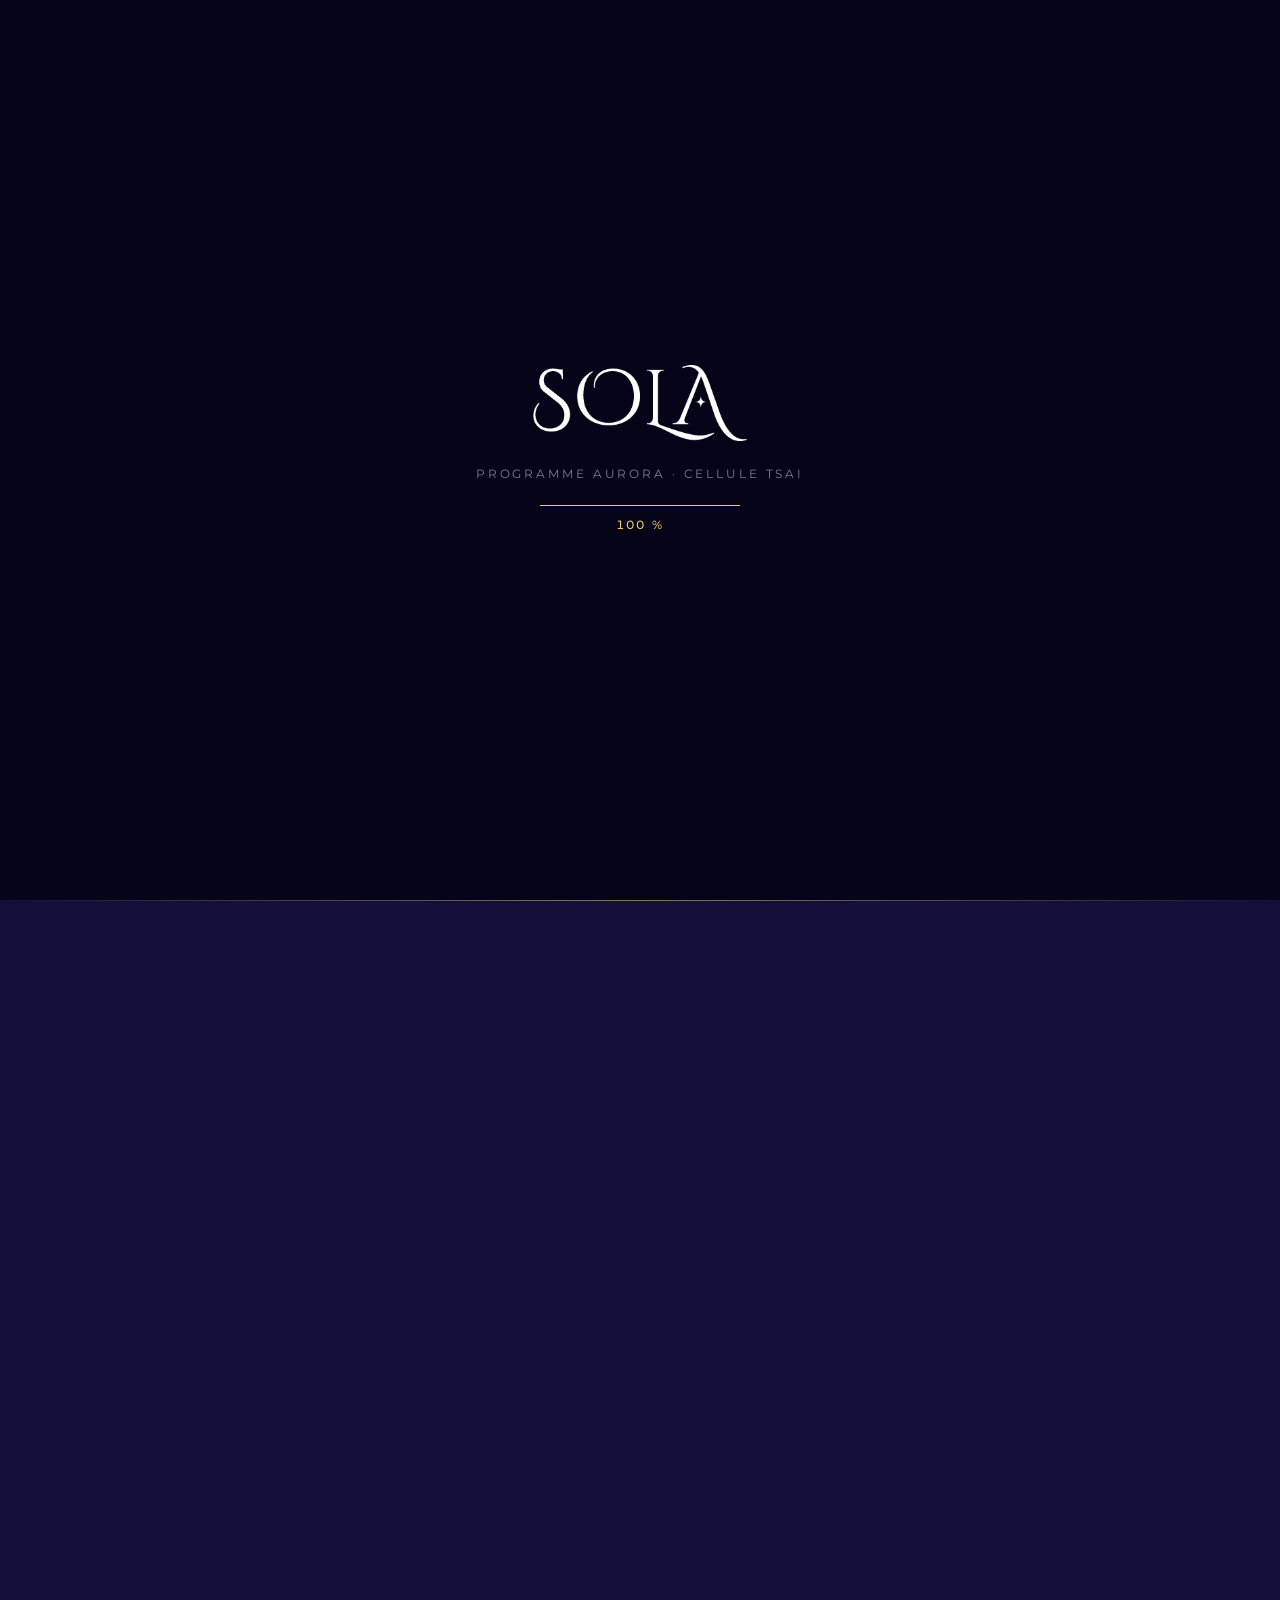
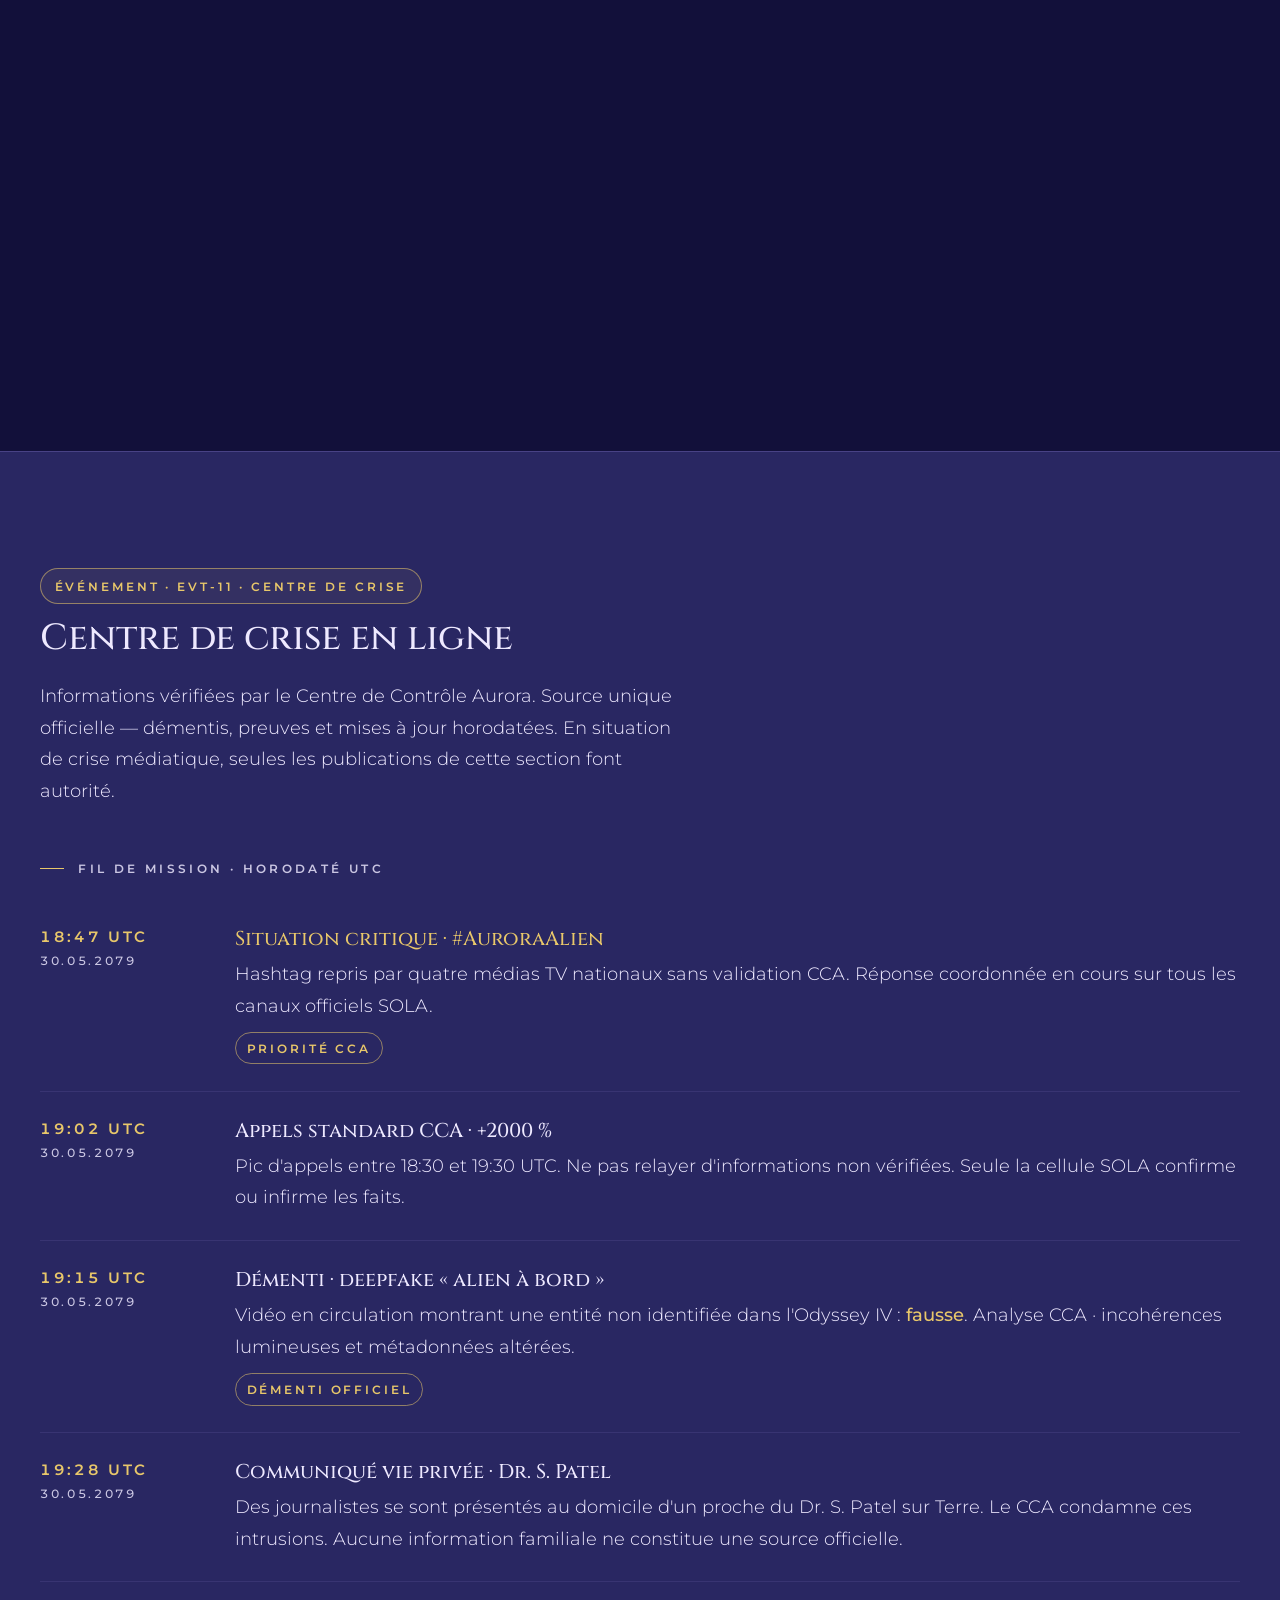
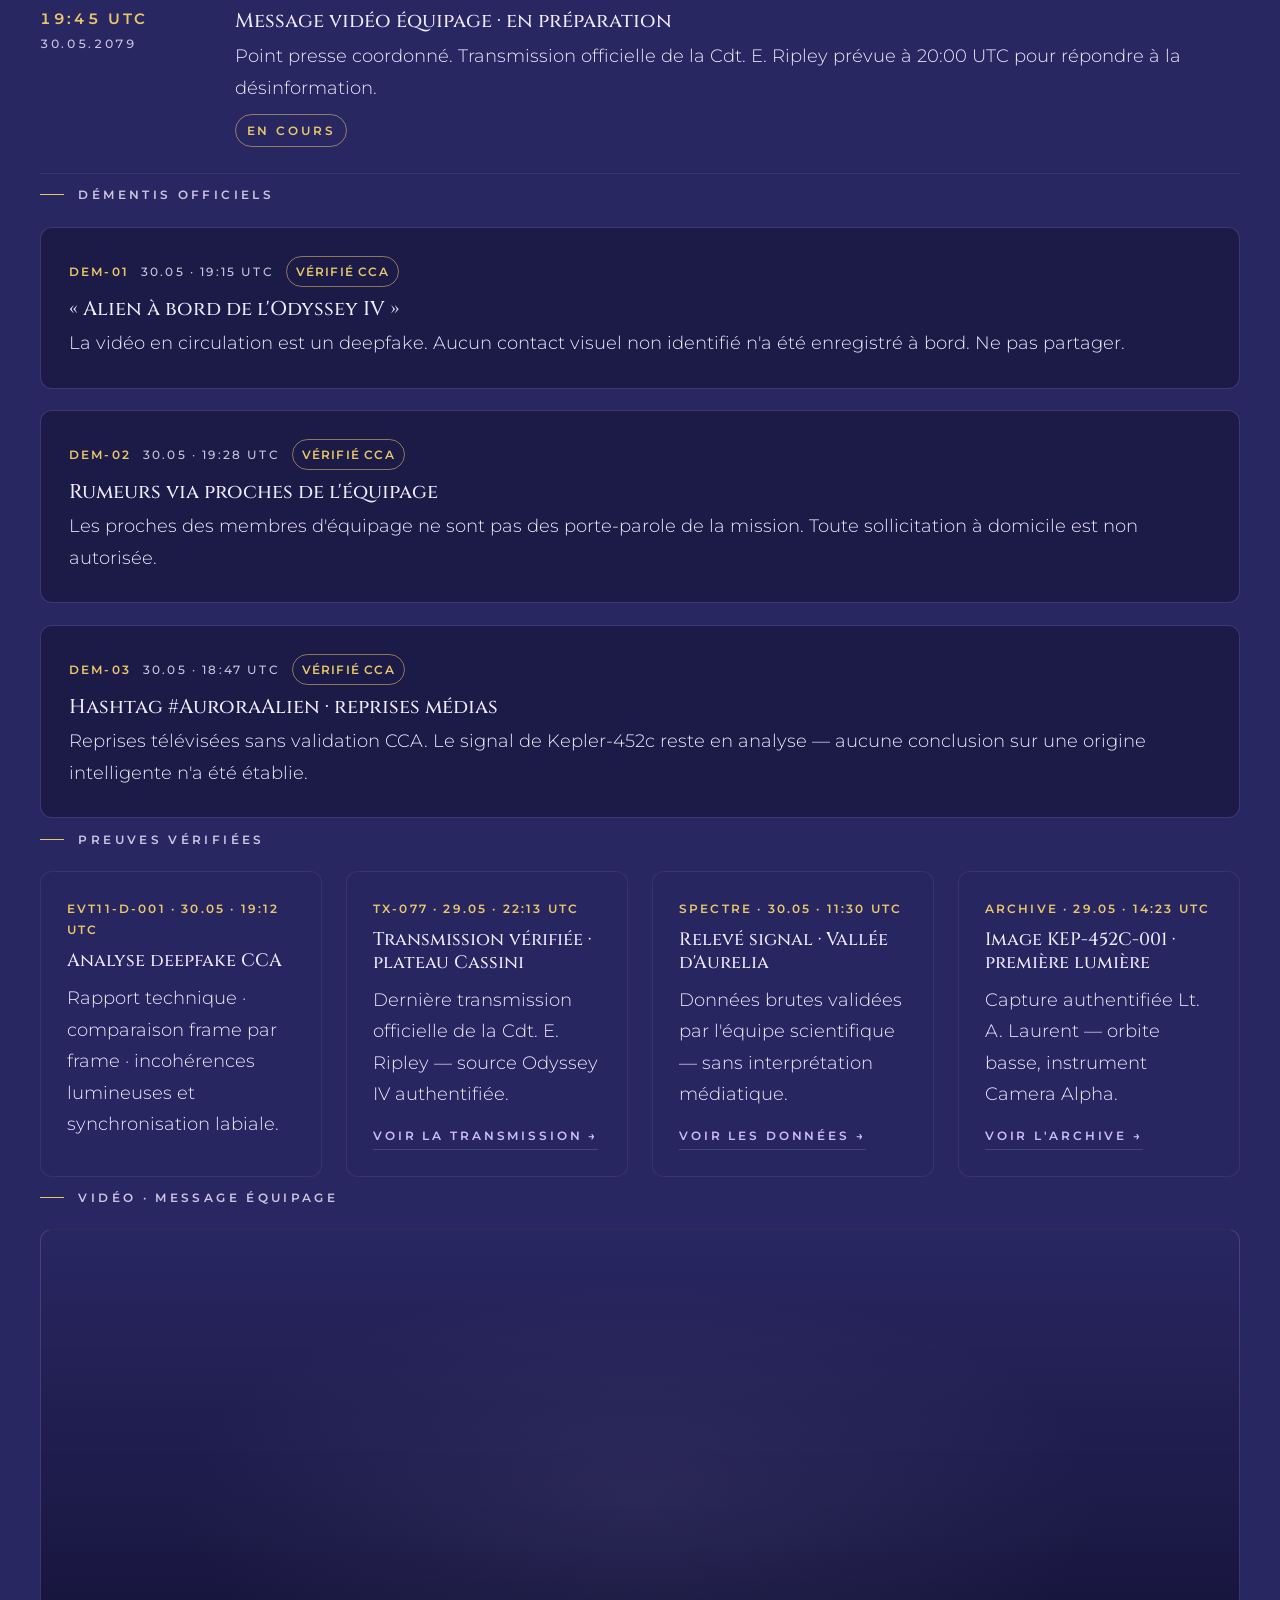
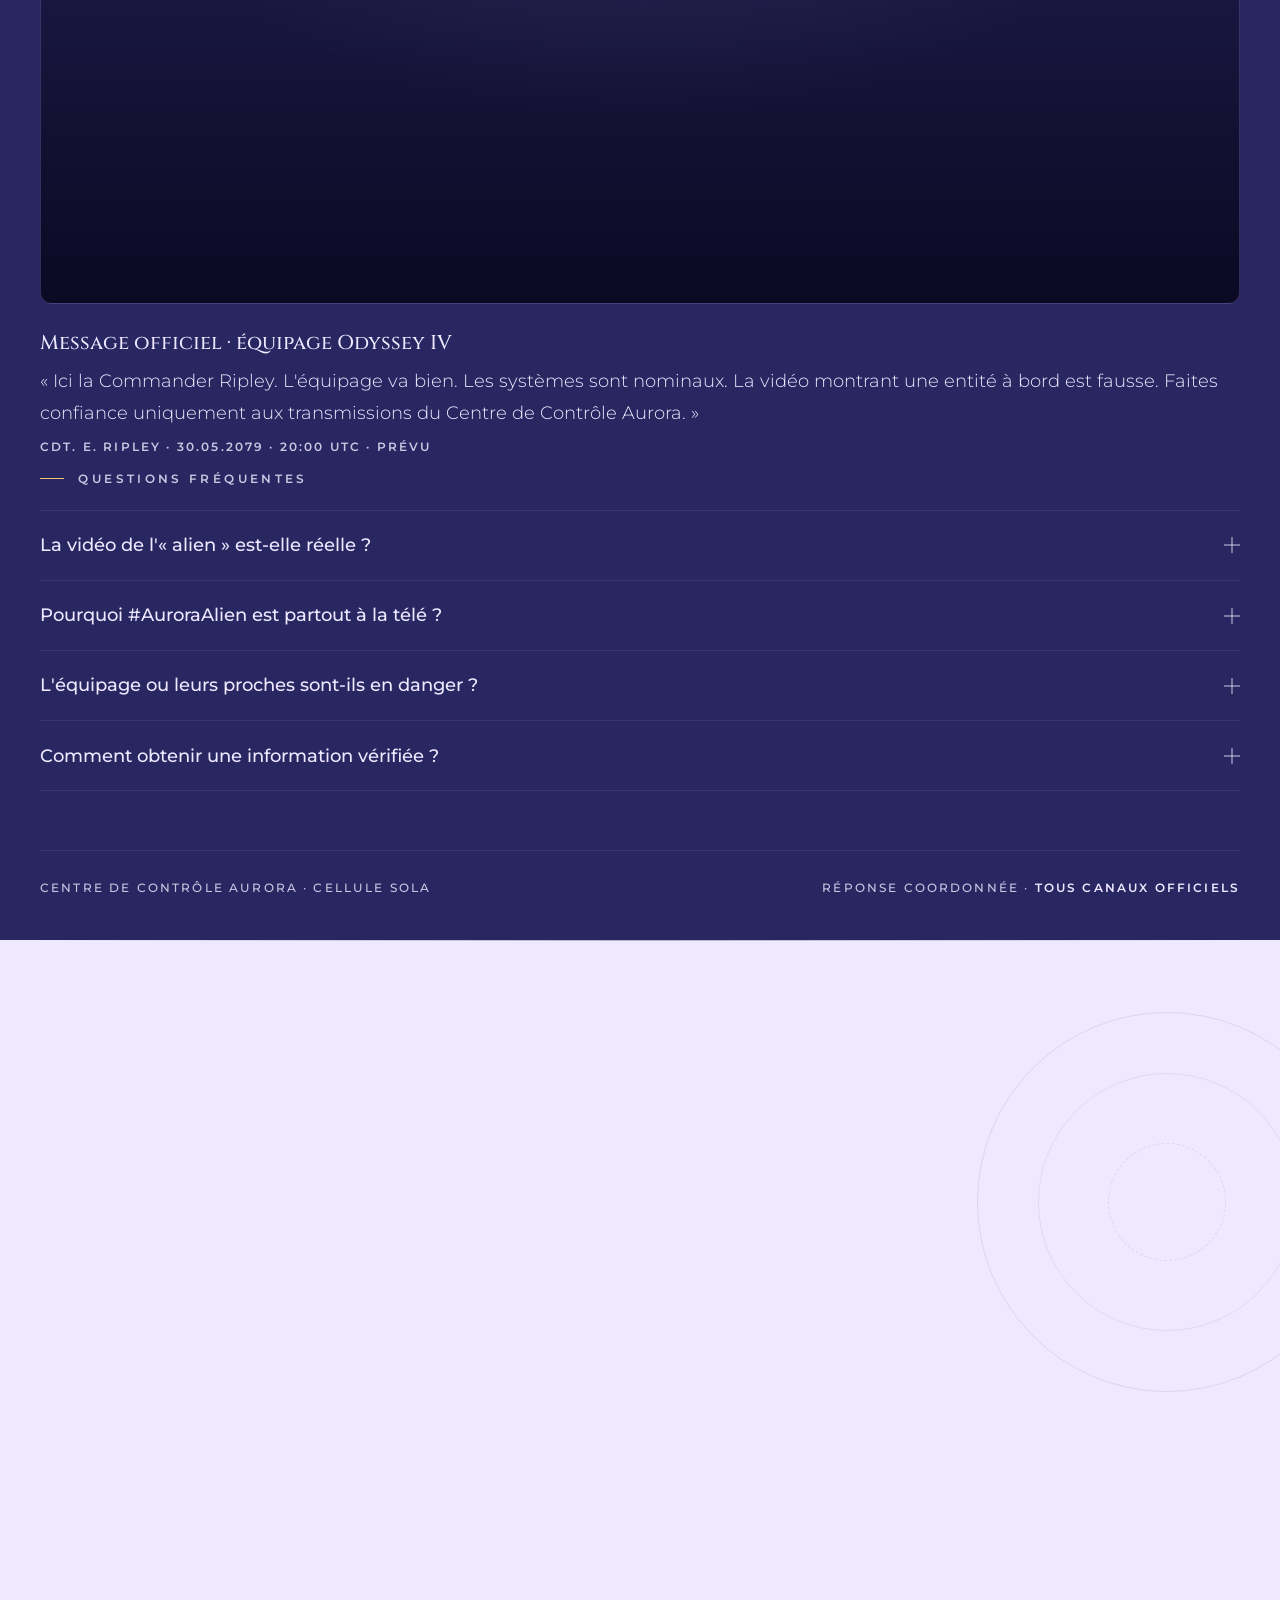
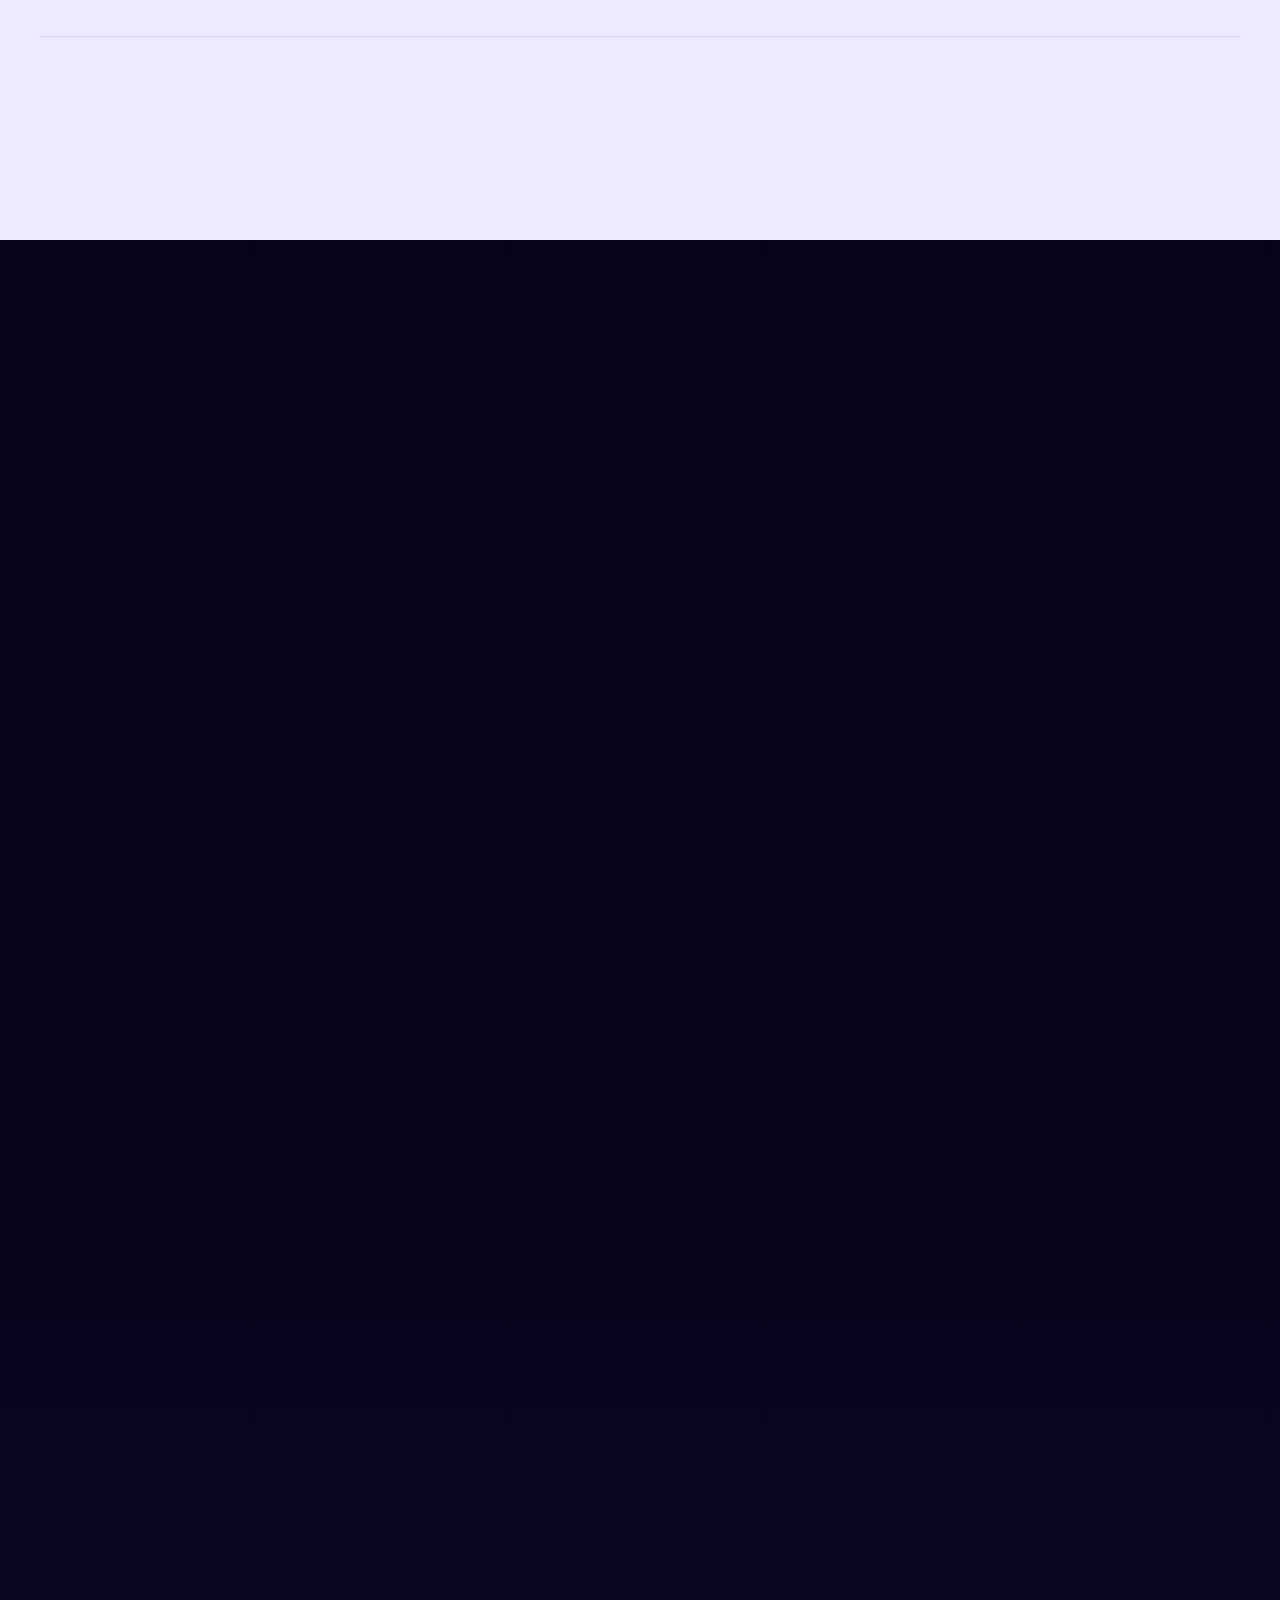
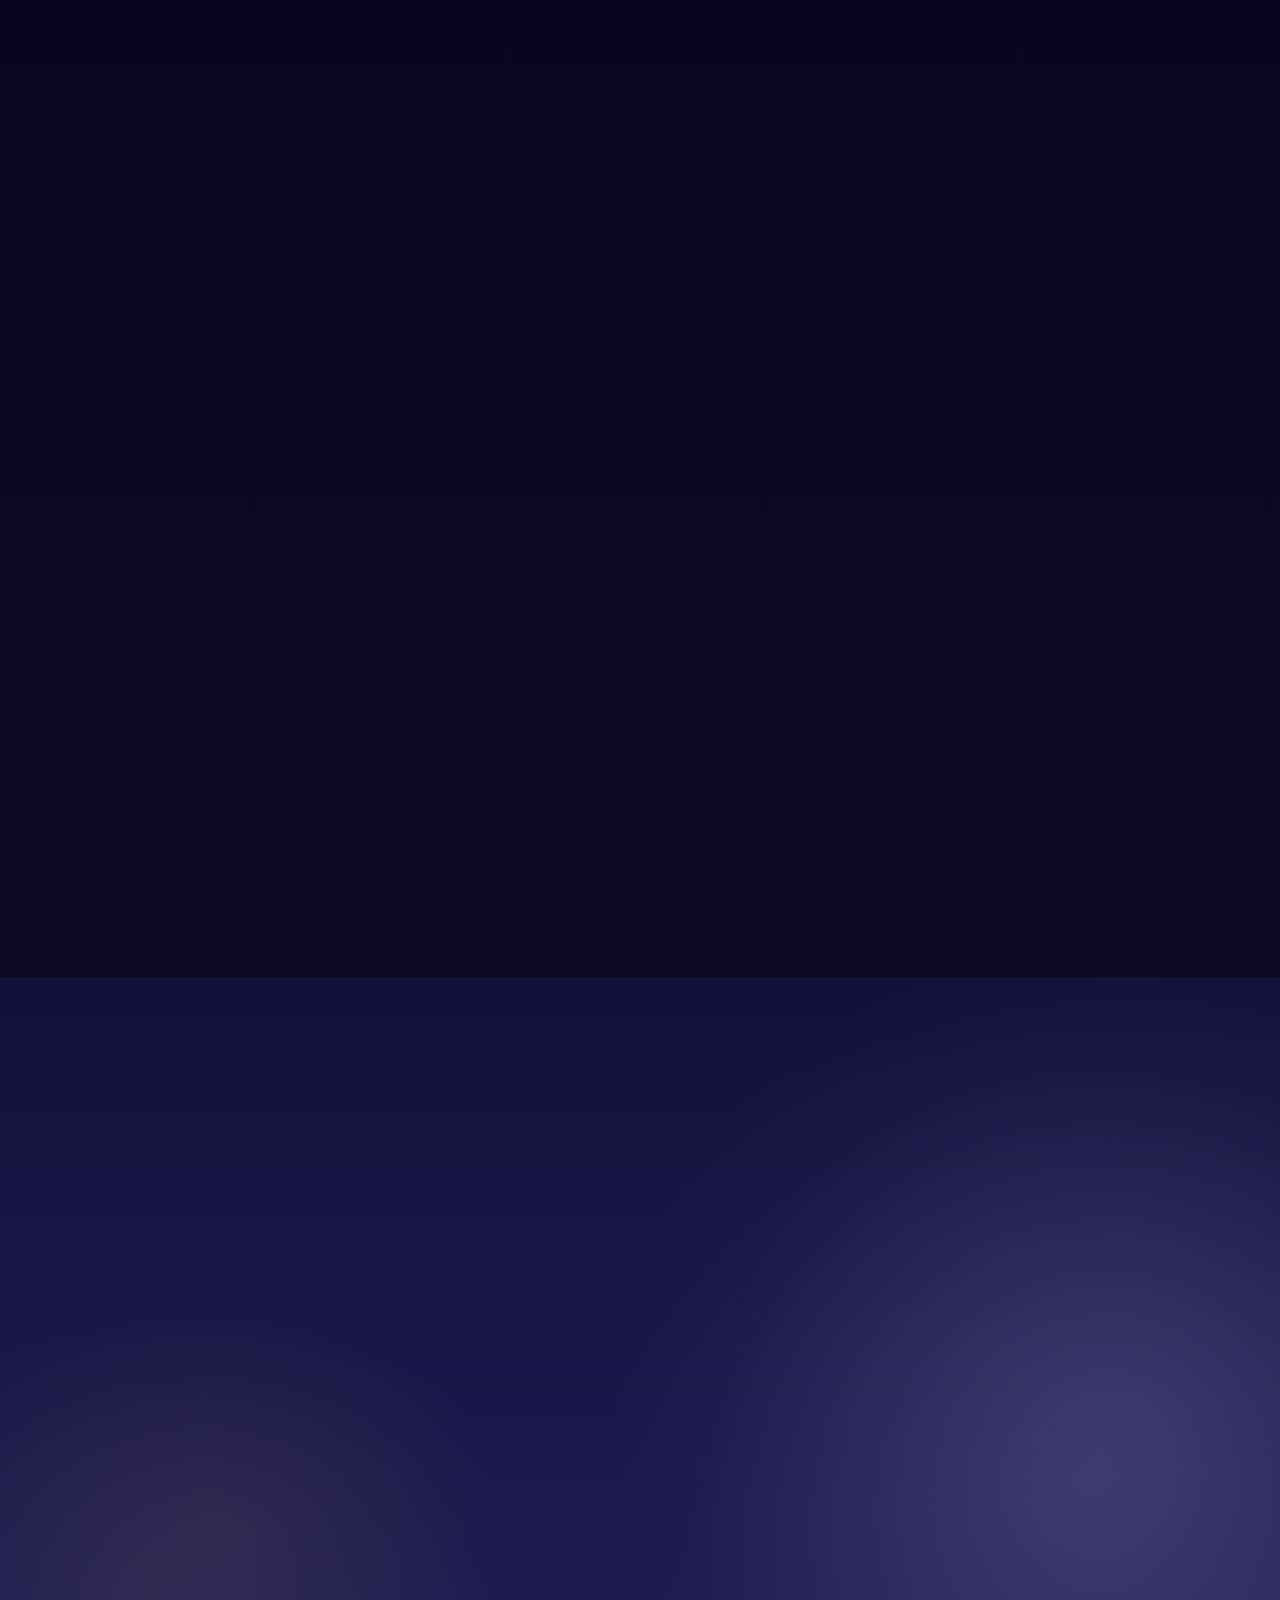
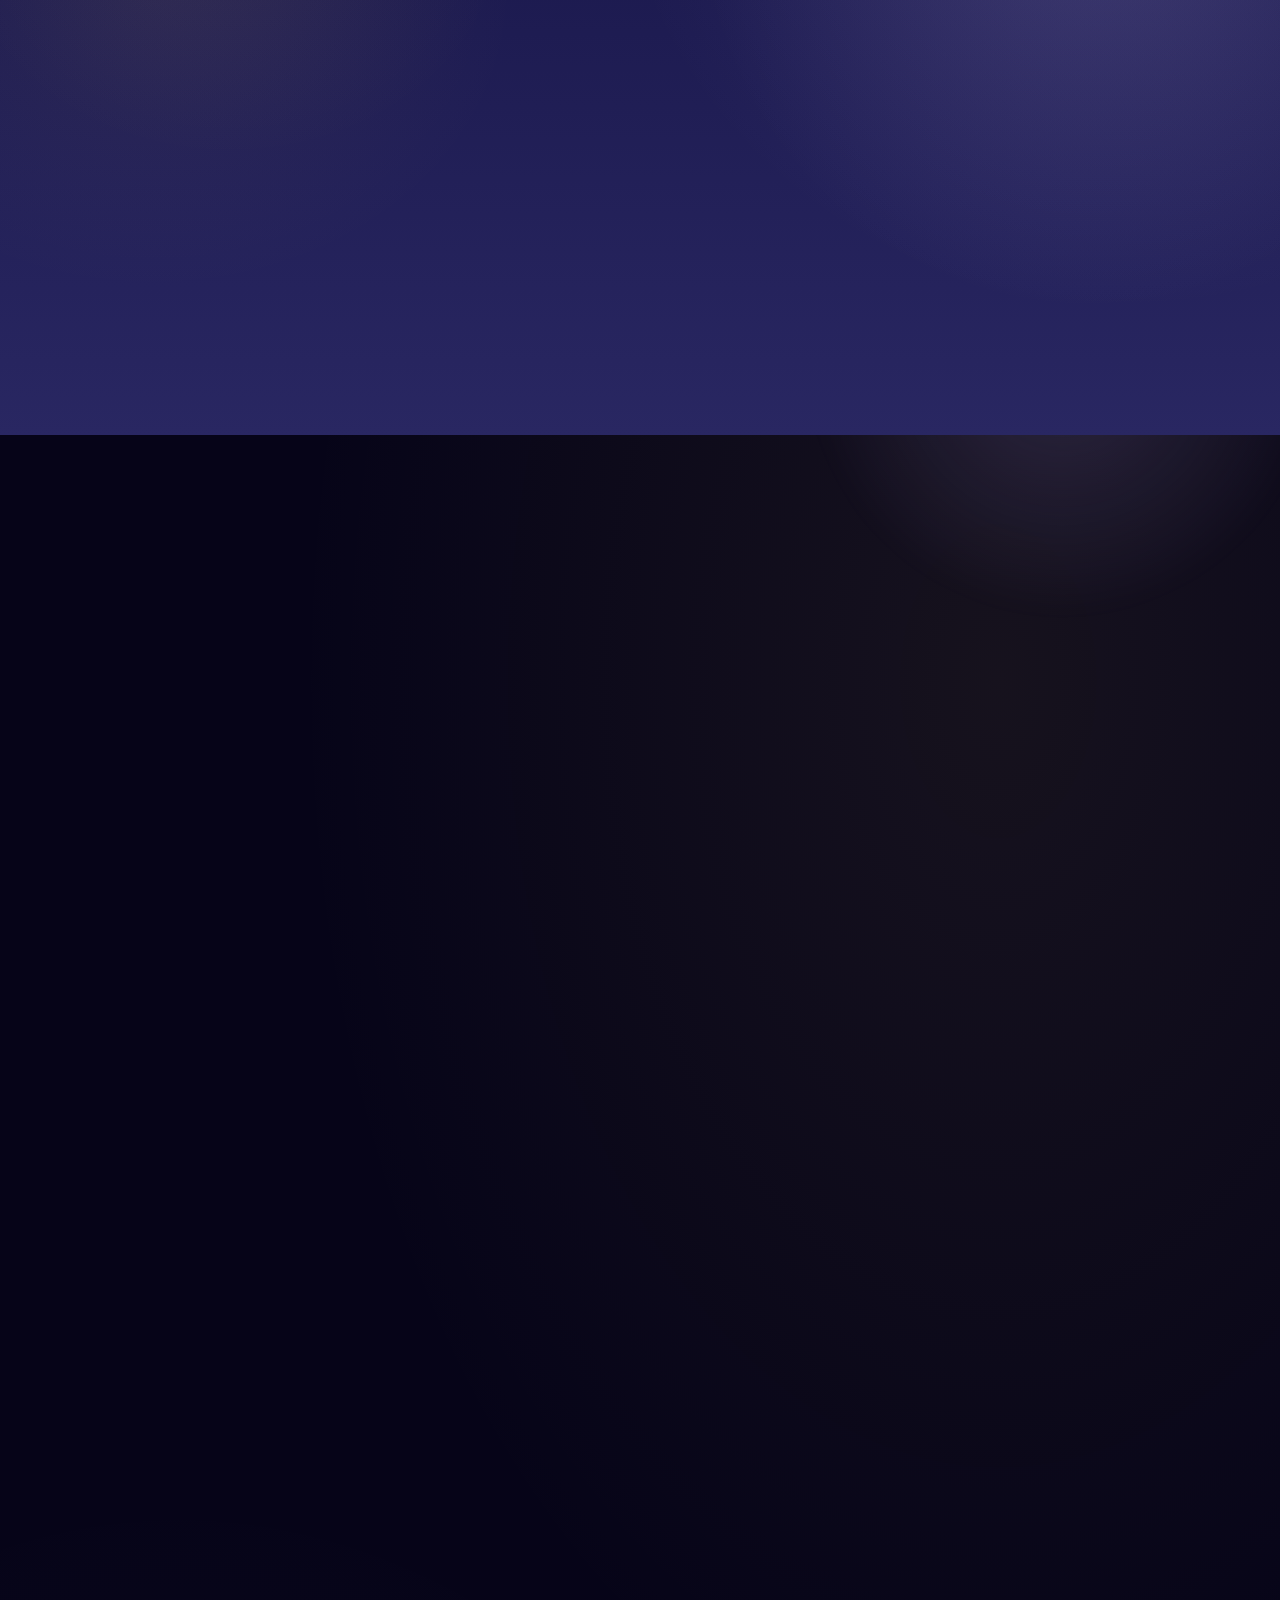
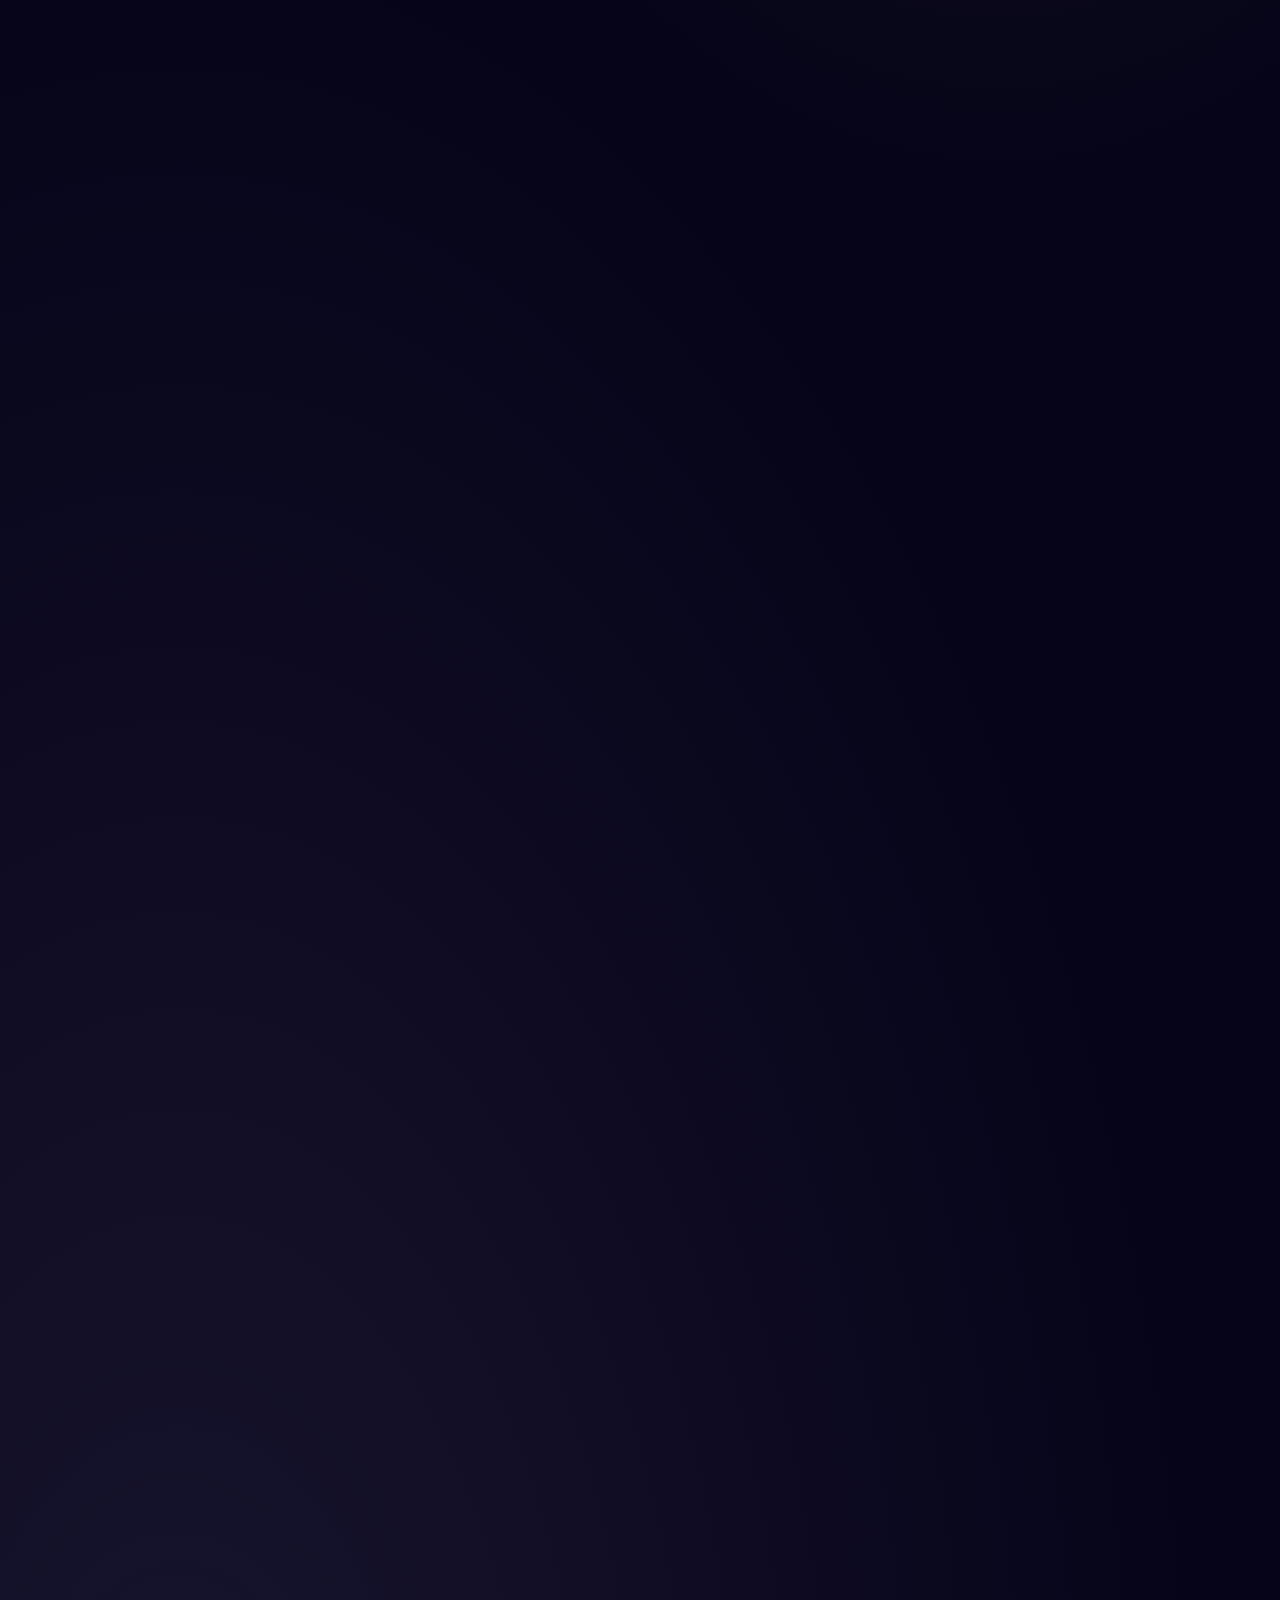
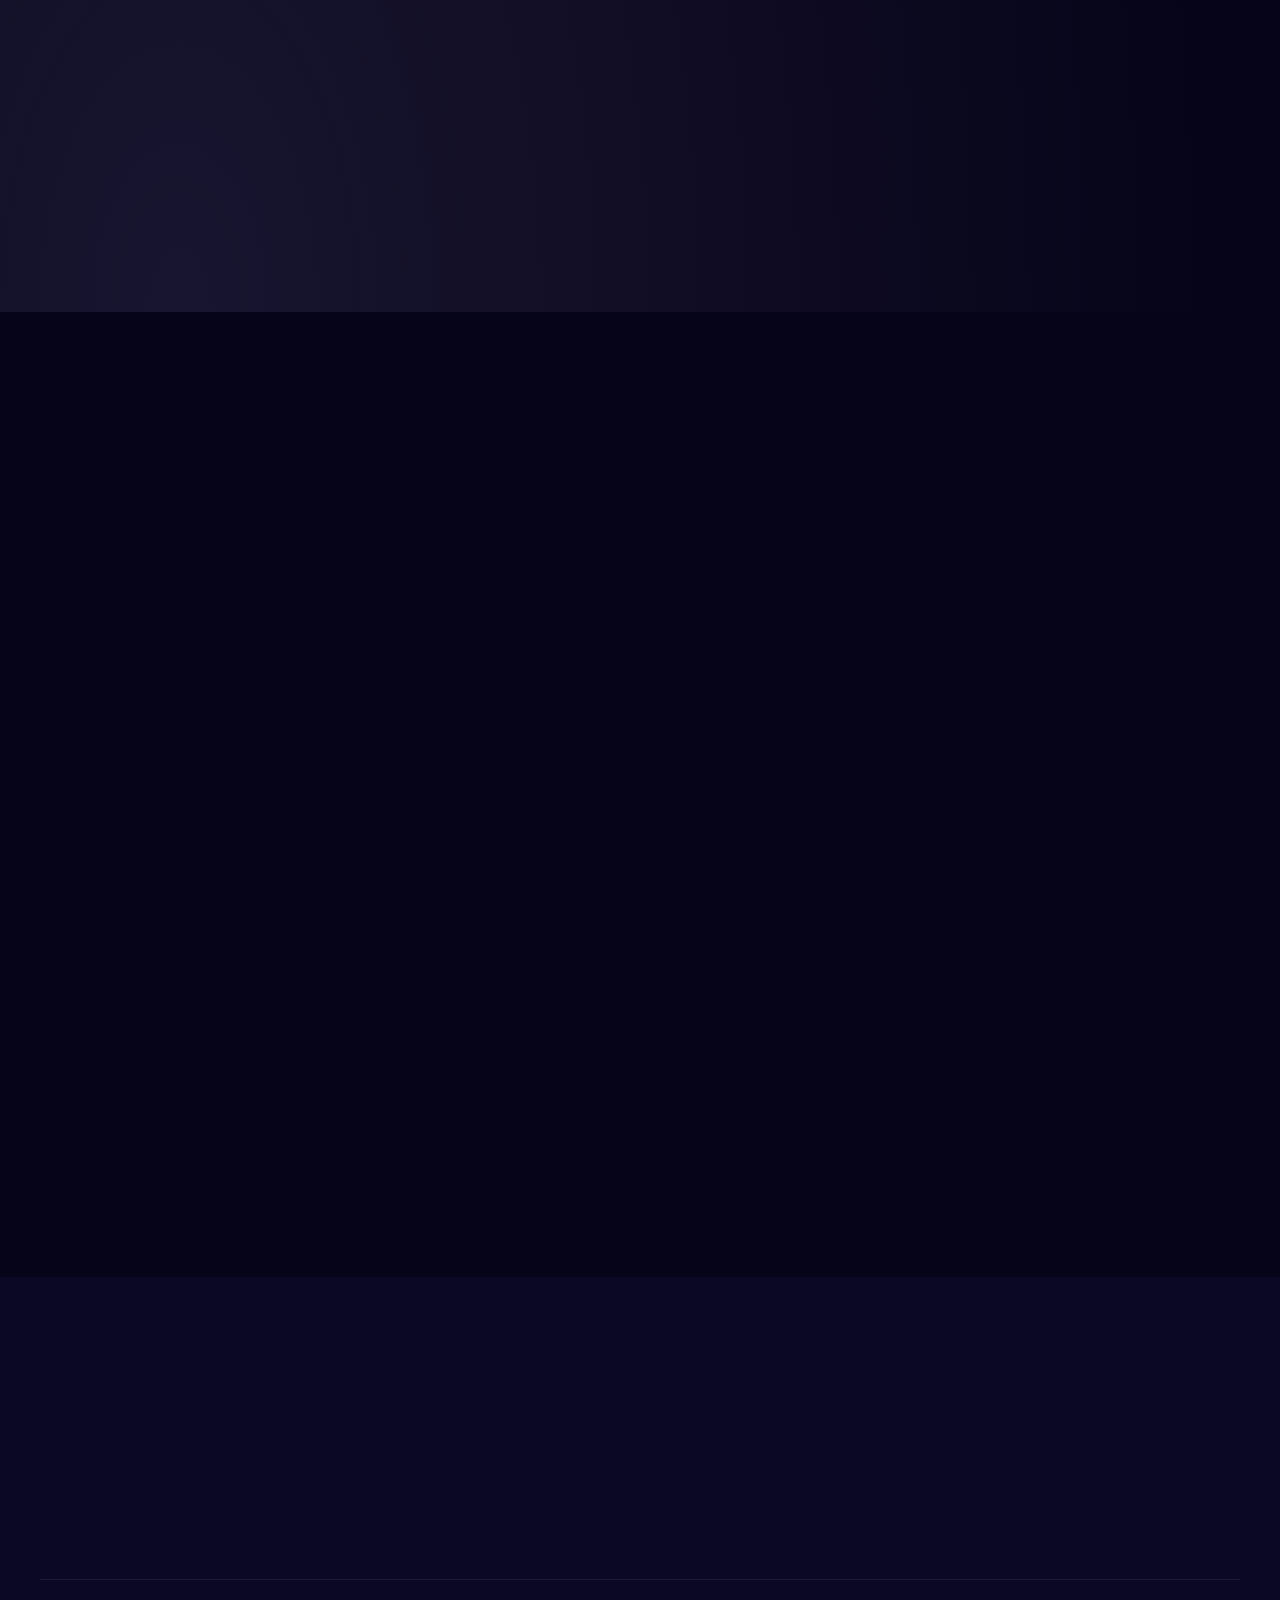
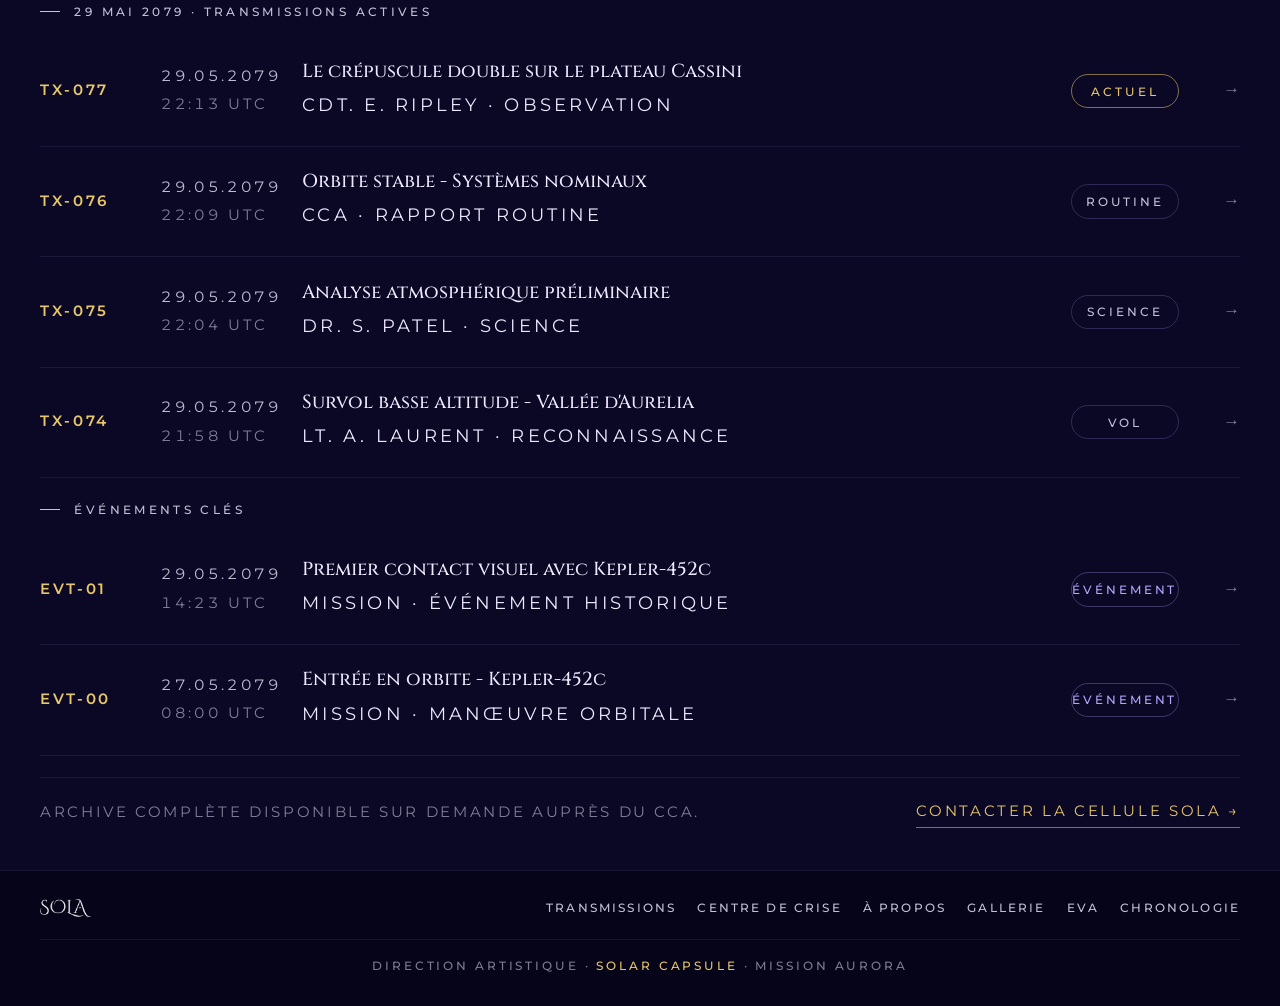
<file: index.html>
<!DOCTYPE html>
<html lang="fr">
<head>
<meta charset="UTF-8">
<meta name="viewport" content="width=device-width, initial-scale=1.0">
<title>SOLA - Centre de Contrôle Aurora / Odyssey IV / Kepler-452c</title>
<meta name="description" content="Plateforme officielle de communication du Programme AURORA. Cellule SOLA. Liaison Odyssey IV - Kepler-452c.">
<link rel="preconnect" href="https://fonts.googleapis.com">
<link rel="preconnect" href="https://fonts.gstatic.com" crossorigin>
<meta name="theme-color" content="#060418">
<meta name="author" content="Cellule SOLA · Centre de Contrôle Aurora">
<link rel="canonical" href="https://rahnya.github.io/aurora-sola/">
<!-- Open Graph -->
<meta property="og:type" content="website">
<meta property="og:url" content="https://rahnya.github.io/aurora-sola/">
<meta property="og:title" content="SOLA - Centre de Contrôle Aurora">
<meta property="og:description" content="Plateforme officielle de communication de la mission Odyssey IV vers Kepler-452c. Programme AURORA.">
<meta property="og:locale" content="fr_FR">
<meta name="twitter:card" content="summary_large_image">
<meta name="twitter:url" content="https://rahnya.github.io/aurora-sola/">
<meta name="twitter:title" content="SOLA - Centre de Contrôle Aurora">
<meta name="twitter:description" content="Liaison officielle Odyssey IV - Kepler-452c. Programme AURORA, 2079.">
<!-- Favicon SVG inline (étoile dorée SOLA) -->
<link rel="icon" href="data:image/svg+xml,%3Csvg xmlns='http://www.w3.org/2000/svg' viewBox='0 0 32 32'%3E%3Crect width='32' height='32' rx='7' fill='%23060418'/%3E%3Ccircle cx='16' cy='16' r='9' fill='none' stroke='%23B6A5FF' stroke-width='1' opacity='.5'/%3E%3Cpath d='M16 7 L17 13 L23 16 L17 19 L16 25 L15 19 L9 16 L15 13 Z' fill='%23E8C76A'/%3E%3C/svg%3E">
<link href="https://fonts.googleapis.com/css2?family=Cinzel:wght@400;500;600&family=Montserrat:wght@200;300;400;500;600&display=swap" rel="stylesheet">
<link rel="stylesheet" href="assets/css/variables.css?v=read-v1">
<link rel="stylesheet" href="assets/css/base.css?v=read-v1">
<link rel="stylesheet" href="assets/css/main.css?v=1bde7f5">
<link rel="stylesheet" href="assets/css/header.css?v=evt11d-r2">
<link rel="stylesheet" href="assets/css/hero.css?v=1bde7f5">
<link rel="stylesheet" href="assets/css/latest.css?v=1bde7f5">
<link rel="stylesheet" href="assets/css/crise.css?v=evt11d-r2">
<link rel="stylesheet" href="assets/css/about.css?v=1bde7f5">
<link rel="stylesheet" href="assets/css/gallery.css?v=1bde7f5">
<link rel="stylesheet" href="assets/css/feed.css?v=1bde7f5">
<link rel="stylesheet" href="assets/css/discovery.css?v=1bde7f5">
<link rel="stylesheet" href="assets/css/eva.css?v=1bde7f5">
<link rel="stylesheet" href="assets/css/eva-page.css?v=1bde7f5">
<link rel="stylesheet" href="assets/css/journal.css?v=1bde7f5">
<link rel="stylesheet" href="assets/css/systems.css?v=1bde7f5">
<link rel="stylesheet" href="assets/css/footer.css?v=1bde7f5">
<link rel="stylesheet" href="assets/css/lightbox.css?v=1bde7f5">
<link rel="stylesheet" href="assets/css/intro.css?v=1bde7f5">
<link rel="stylesheet" href="assets/css/section-scroll.css?v=read-v1">
<link rel="stylesheet" href="assets/css/readability.css?v=read-v1">
<link rel="stylesheet" href="assets/css/responsive.css?v=read-v1">
<link rel="stylesheet" href="assets/css/cursor.css?v=1bde7f5">
<link rel="stylesheet" href="assets/css/polish.css?v=polish1">
</head>
<body data-alert="confidential" data-eva="live">
<div class="site-cursor" id="siteCursor" aria-hidden="true"><span class="site-cursor__ring"></span><span class="site-cursor__dot"></span></div>
<div class="intro" id="intro" role="presentation" aria-hidden="true">
  <div class="intro__inner">
    <img src="assets/images/sola-logo.png" alt="SOLA" class="intro__logo" width="220" height="73">
    <p class="intro__tagline">Programme Aurora · Cellule TSAi</p>
    <div class="intro__progress">
      <div class="intro__loader" aria-hidden="true">
        <div class="intro__loader-fill" id="introLoaderFill"></div>
      </div>
      <p class="intro__percent" id="introLoaderPercent" aria-hidden="true">0&nbsp;%</p>
    </div>
  </div>
</div>
<a href="#top" class="skip-link">Aller au contenu</a>
<div class="scroll-progress" id="scrollProgress" aria-hidden="true"></div>

<!-- ═══════ BARRE SYSTÈME (alerte EVT06-C · mode dégradé EVT04-C) ═══════ -->
<div class="sysbar" id="systemBar" role="region" aria-label="État des systèmes">
  <!-- Alerte signal -->
  <div class="sysbar__band sysbar__alert">
    <span class="sysbar__dot"></span>
    <span class="conf-only">Situation critique · réponse coordonnée en cours<span class="conf-tag">Confidentiel</span></span>
    <span class="public-only">Alerte médias · #AuroraAlien · deepfake en circulation</span>
    <span class="sysbar__update">Dernière mise à jour · 30.05 · 19:45 UTC</span>
    <a href="#crise" class="sysbar__cta public-only">Centre de crise</a>
  </div>
  <!-- Communications dégradées -->
  <div class="sysbar__band sysbar__degraded">
    <span class="sysbar__dot"></span>
    <span class="sysbar__degraded-tag">Liaison dégradée</span>
    <span class="sysbar__degraded-main">Communications dégradées · Tempête solaire M4</span>
    <span class="sysbar__sep" aria-hidden="true"></span>
    <span class="sysbar__degraded-stat" data-degrade-corrupt>Débit 10 %</span>
    <span class="sysbar__update sysbar__degraded-meta" data-degrade-corrupt>Protocole COM-DEGRAD actif</span>
  </div>
</div>

<!-- ═══════ MODE DÉGRADÉ : EFFETS VHS ═══════ -->
<div class="degrade-fx" aria-hidden="true">
  <canvas class="degrade-fx__canvas" id="degradeVhsCanvas"></canvas>
  <div class="degrade-fx__tint"></div>
  <div class="degrade-fx__chroma degrade-fx__chroma--red"></div>
  <div class="degrade-fx__chroma degrade-fx__chroma--cyan"></div>
  <div class="degrade-fx__noise"></div>
  <div class="degrade-fx__scan"></div>
  <div class="degrade-fx__bands" aria-hidden="true">
    <i class="degrade-fx__band"></i>
    <i class="degrade-fx__band"></i>
    <i class="degrade-fx__band"></i>
    <i class="degrade-fx__band"></i>
    <i class="degrade-fx__band"></i>
    <i class="degrade-fx__band"></i>
    <i class="degrade-fx__band"></i>
    <i class="degrade-fx__band"></i>
    <i class="degrade-fx__band"></i>
    <i class="degrade-fx__band"></i>
  </div>
  <div class="degrade-fx__vignette"></div>
</div>

<!-- ═══════ ATMOSPHERE ═══════ -->
<div class="atmosphere"><canvas class="atmosphere__stars" id="starfield"></canvas><div class="atmosphere__vignette"></div></div>

<!-- ═══════ HEADER ═══════ -->
<header class="header" id="siteHeader" data-component="site-header">
  <a href="#top" class="header__brand" aria-label="SOLA - Accueil">
    <img src="assets/images/sola-logo.png" alt="SOLA" class="header__logo" width="99" height="33">
  </a>
  <nav class="header__nav">
    <a href="#latest" data-nav-link>Transmissions</a>
    <a href="#crise" data-nav-link>Crise</a>
    <a href="#about" data-nav-link>À propos</a>
    <a href="#gallery" data-nav-link>Gallerie</a>
    <a href="eva.html" data-nav-link>EVA</a>
    <a href="#discovery" data-nav-link>Découverte</a>
    <a href="#journal" data-nav-link>Journal</a>
    <a href="#feed" data-nav-link>Chronologie</a>
    <a href="archives.html" data-nav-link>Archive</a>
  </nav>
  <button class="header__toggle" id="navToggle" aria-label="Ouvrir le menu" aria-expanded="false" aria-controls="mobileNav">
    <span></span><span></span><span></span>
  </button>
</header>

<!-- ═══════ MENU MOBILE ═══════ -->
<nav class="mobile-nav" id="mobileNav" aria-hidden="true" aria-label="Navigation principale">
  <div class="mobile-nav__list">
    <a href="#latest"><span class="idx">01</span>Transmissions</a>
    <a href="#crise"><span class="idx">02</span>Centre de crise</a>
    <a href="#about"><span class="idx">03</span>À propos</a>
    <a href="#gallery"><span class="idx">04</span>Archive visuelle</a>
    <a href="eva.html"><span class="idx">05</span>EVA · Secteur 7</a>
    <a href="#discovery"><span class="idx">06</span>Découverte</a>
    <a href="#journal"><span class="idx">07</span>Journal de bord</a>
    <a href="#feed"><span class="idx">08</span>Chronologie</a>
  </div>
  <div class="mobile-nav__foot">Programme AURORA · Cellule SOLA · <span data-degrade-corrupt data-degrade-alt="Liaison instable">Liaison active</span></div>
</nav>

<!-- ═══════ HERO ═══════ -->
<section class="hero snap-section" id="top" data-component="hero">
  <div class="hero__glow"></div>
  <div class="hero__container">
    <div class="hero__eyebrow"><span>Programme AURORA · Cellule SOLA · <span data-degrade-corrupt data-degrade-alt="Liaison instable">Liaison active</span></span></div>
    <h1 class="hero__title">
      <span class="hero__title-line">Échos</span>
      <span class="hero__title-line hero__title-line--accent">d'un monde</span>
      <span class="hero__title-line">nouveau.</span>
    </h1>
    <div class="hero__visual">
      <svg viewBox="0 0 600 600" xmlns="http://www.w3.org/2000/svg" aria-hidden="true">
        <defs>
          <radialGradient id="hPC" cx="36%" cy="34%" r="68%"><stop offset="0%" stop-color="#a89df5"/><stop offset="14%" stop-color="#7a6fd0"/><stop offset="32%" stop-color="#473e95"/><stop offset="55%" stop-color="#1f1c5e"/><stop offset="78%" stop-color="#0a0838"/><stop offset="100%" stop-color="#040218"/></radialGradient>
          <radialGradient id="hPH" cx="50%" cy="50%" r="50%"><stop offset="47%" stop-color="transparent"/><stop offset="49%" stop-color="#B6A5FF" stop-opacity=".75"/><stop offset="52%" stop-color="#B6A5FF" stop-opacity=".20"/><stop offset="58%" stop-color="#B6A5FF" stop-opacity=".08"/><stop offset="66%" stop-color="transparent"/></radialGradient>
          <radialGradient id="hPG" cx="28%" cy="26%" r="42%"><stop offset="0%" stop-color="#E8C76A" stop-opacity=".45"/><stop offset="55%" stop-color="#E8C76A" stop-opacity=".08"/><stop offset="100%" stop-color="transparent"/></radialGradient>
          <clipPath id="hPM"><circle cx="300" cy="300" r="220"/></clipPath>
        </defs>
        <circle cx="300" cy="300" r="255" fill="url(#hPH)"/>
        <circle cx="300" cy="300" r="220" fill="url(#hPC)"/>
        <g clip-path="url(#hPM)" opacity=".22"><ellipse cx="300" cy="245" rx="230" ry="6" fill="#B6A5FF"/><ellipse cx="300" cy="280" rx="230" ry="4" fill="#EEE9FF" opacity=".55"/><ellipse cx="300" cy="320" rx="230" ry="7" fill="#B6A5FF"/><ellipse cx="300" cy="365" rx="220" ry="5" fill="#EEE9FF" opacity=".45"/><ellipse cx="300" cy="395" rx="210" ry="4" fill="#B6A5FF"/></g>
        <g clip-path="url(#hPM)" opacity=".55"><ellipse cx="240" cy="280" rx="35" ry="14" fill="#040218"/><ellipse cx="330" cy="320" rx="48" ry="18" fill="#040218"/><ellipse cx="280" cy="380" rx="30" ry="12" fill="#040218"/><ellipse cx="380" cy="360" rx="22" ry="9" fill="#040218"/></g>
        <circle cx="300" cy="300" r="220" fill="url(#hPG)" clip-path="url(#hPM)"/>
        <circle cx="300" cy="300" r="220" fill="none" stroke="#B6A5FF" stroke-width=".5" opacity=".4"/>
        <g class="hero__planet-spin" style="transform-origin:300px 300px"><ellipse cx="300" cy="300" rx="290" ry="60" fill="none" stroke="#E8C76A" stroke-width=".4" opacity=".4" stroke-dasharray=".5 4"/><circle cx="590" cy="300" r="2.5" fill="#E8C76A"/></g>
        <g transform="translate(110 140)" opacity=".85"><circle r="14" fill="#E8C76A" opacity=".18"/><circle r="6" fill="#E8C76A" opacity=".45"/><circle r="2.5" fill="#FFF6DC"/></g>
        <circle cx="500" cy="180" r="1.5" fill="#EEE9FF" opacity=".7"/><circle cx="520" cy="430" r="1.2" fill="#EEE9FF" opacity=".5"/><circle cx="90" cy="450" r="1" fill="#EEE9FF" opacity=".6"/>
      </svg>
    </div>
    <p class="hero__lead">À 1 400 années-lumière de la Terre,<br>l'Odyssey IV a établi le contact avec Kepler-452c.</p>
    <div class="hero__meta">
      <div class="hero__meta-item"><div class="hero__meta-label">Mission</div><div class="hero__meta-value">Odyssey IV</div></div>
      <div class="hero__meta-item"><div class="hero__meta-label">Distance</div><div class="hero__meta-value">1 400 AL</div></div>
      <div class="hero__meta-item"><div class="hero__meta-label">Équipage</div><div class="hero__meta-value">06 PAX</div></div>
      <div class="hero__meta-item"><div class="hero__meta-label">Contact</div><div class="hero__meta-value">29.05.2079</div></div>
    </div>
  </div>
  <a href="#latest" class="hero__scroll" aria-label="Descendre - Transmissions">
    <span class="hero__scroll-label">Découvrir</span>
    <span class="hero__scroll-chevrons" aria-hidden="true"><i></i><i></i></span>
  </a>
</section>

<!-- ═══════ LATEST TRANSMISSION ═══════ -->
<section class="latest snap-section" id="latest" data-component="latest-transmission">
  <div class="latest__container">
    <div class="latest__head reveal">
      <div class="eyebrow"><span>Dernière transmission reçue</span></div>
      <div class="latest__head-meta"><span>Liaison</span><span class="latest__head-meta-sep"></span><strong>TX-077</strong></div>
    </div>
    <div class="latest__grid">
      <article class="latest__article reveal reveal--d1">
        <div class="latest__article-num" aria-hidden="true">077</div>
        <h2 class="latest__title">Le crépuscule double sur<br><em>le plateau Cassini.</em></h2>
        <div class="latest__byline">
          <span>29.05.2079</span><span class="latest__byline-sep"></span><span>22:13 UTC</span><span class="latest__byline-sep"></span><span>Cdt. E. Ripley</span><span class="latest__byline-sep"></span><span>Observation</span>
        </div>
        <p class="latest__excerpt">Pour la première fois, l'équipage de l'Odyssey IV a observé le coucher simultané des deux étoiles depuis la surface. Une lumière dorée - <em>étrangement familière</em> - a baigné le plateau Cassini durant quatorze minutes. L'événement, capté par la caméra Beta, fait l'objet d'une transmission complète accompagnée des relevés spectrométriques.</p>
        <a href="#gallery" class="latest__cta"><span>Voir l'image dans l'archive</span><span class="latest__cta-arrow">→</span></a>
      </article>
      <aside class="latest__sidebar reveal reveal--d2">
        <div style="display:flex;flex-direction:column;gap:.6rem">
          <div class="latest__sidebar-label">Force du signal</div>
          <div class="latest__signal-bars"><i></i><i></i><i></i><i></i><i></i></div>
          <div class="latest__sidebar-value" style="color:var(--c-gold)">Nominal · 0.47s</div>
        </div>
        <div style="display:flex;flex-direction:column;gap:.6rem">
          <div class="latest__sidebar-label">Source</div>
          <div class="latest__sidebar-value">Odyssey IV</div>
          <div class="latest__sidebar-label" style="color:var(--t-on-dark-mid)">Orbite 320 km · Kepler-452c</div>
        </div>
        <div class="latest__quote">
          <span>Une lumière dorée, étrangement familière. Inattendue.</span>
          <span class="latest__quote-attr">- Cdt. E. Ripley</span>
        </div>
      </aside>
    </div>
  </div>
</section>

<!-- ═══════ CENTRE DE CRISE (EVT11-D) ═══════ -->
<section class="crise snap-section" id="crise" data-component="crisis-center">
  <div class="crise__container">

    <header class="crise__head">
      <span class="crise__flag">Événement · EVT-11 · Centre de crise</span>
      <h2 class="crise__title">Centre de crise en ligne</h2>
      <p class="crise__lead">Informations vérifiées par le Centre de Contrôle Aurora. Source unique officielle — démentis, preuves et mises à jour horodatées. En situation de crise médiatique, seules les publications de cette section font autorité.</p>
    </header>

    <div class="crise__feed-block">
      <div class="crise__block-label">Fil de mission · horodaté UTC</div>
      <div class="cfeed">
        <article class="cfeed__item cfeed__item--priority">
          <div class="cfeed__time">18:47 UTC<span class="d">30.05.2079</span></div>
          <div class="cfeed__body">
            <h4>Situation critique · #AuroraAlien</h4>
            <p>Hashtag repris par quatre médias TV nationaux sans validation CCA. Réponse coordonnée en cours sur tous les canaux officiels SOLA.</p>
            <span class="cfeed__tag">Priorité CCA</span>
          </div>
        </article>
        <article class="cfeed__item">
          <div class="cfeed__time">19:02 UTC<span class="d">30.05.2079</span></div>
          <div class="cfeed__body">
            <h4>Appels standard CCA · +2000 %</h4>
            <p>Pic d'appels entre 18:30 et 19:30 UTC. Ne pas relayer d'informations non vérifiées. Seule la cellule SOLA confirme ou infirme les faits.</p>
          </div>
        </article>
        <article class="cfeed__item">
          <div class="cfeed__time">19:15 UTC<span class="d">30.05.2079</span></div>
          <div class="cfeed__body">
            <h4>Démenti · deepfake « alien à bord »</h4>
            <p>Vidéo en circulation montrant une entité non identifiée dans l'Odyssey IV : <strong>fausse</strong>. Analyse CCA · incohérences lumineuses et métadonnées altérées.</p>
            <span class="cfeed__tag">Démenti officiel</span>
          </div>
        </article>
        <article class="cfeed__item">
          <div class="cfeed__time">19:28 UTC<span class="d">30.05.2079</span></div>
          <div class="cfeed__body">
            <h4>Communiqué vie privée · Dr. S. Patel</h4>
            <p>Des journalistes se sont présentés au domicile d'un proche du Dr. S. Patel sur Terre. Le CCA condamne ces intrusions. Aucune information familiale ne constitue une source officielle.</p>
          </div>
        </article>
        <article class="cfeed__item">
          <div class="cfeed__time">19:45 UTC<span class="d">30.05.2079</span></div>
          <div class="cfeed__body">
            <h4>Message vidéo équipage · en préparation</h4>
            <p>Point presse coordonné. Transmission officielle de la Cdt. E. Ripley prévue à 20:00 UTC pour répondre à la désinformation.</p>
            <span class="cfeed__tag">En cours</span>
          </div>
        </article>
      </div>
    </div>

    <div class="crise__denials-block">
      <div class="crise__block-label">Démentis officiels</div>
      <div class="cdenials">
        <article class="cdenial">
          <div class="cdenial__meta"><span class="cdenial__id">DEM-01</span><span class="cdenial__when">30.05 · 19:15 UTC</span><span class="cdenial__badge">Vérifié CCA</span></div>
          <h3 class="cdenial__title">« Alien à bord de l'Odyssey IV »</h3>
          <p class="cdenial__text">La vidéo en circulation est un deepfake. Aucun contact visuel non identifié n'a été enregistré à bord. Ne pas partager.</p>
        </article>
        <article class="cdenial">
          <div class="cdenial__meta"><span class="cdenial__id">DEM-02</span><span class="cdenial__when">30.05 · 19:28 UTC</span><span class="cdenial__badge">Vérifié CCA</span></div>
          <h3 class="cdenial__title">Rumeurs via proches de l'équipage</h3>
          <p class="cdenial__text">Les proches des membres d'équipage ne sont pas des porte-parole de la mission. Toute sollicitation à domicile est non autorisée.</p>
        </article>
        <article class="cdenial">
          <div class="cdenial__meta"><span class="cdenial__id">DEM-03</span><span class="cdenial__when">30.05 · 18:47 UTC</span><span class="cdenial__badge">Vérifié CCA</span></div>
          <h3 class="cdenial__title">Hashtag #AuroraAlien · reprises médias</h3>
          <p class="cdenial__text">Reprises télévisées sans validation CCA. Le signal de Kepler-452c reste en analyse — aucune conclusion sur une origine intelligente n'a été établie.</p>
        </article>
      </div>
    </div>

    <div class="crise__proofs-block">
      <div class="crise__block-label">Preuves vérifiées</div>
      <div class="cproofs">
        <article class="cproof">
          <span class="cproof__meta">EVT11-D-001 · 30.05 · 19:12 UTC</span>
          <h3 class="cproof__title">Analyse deepfake CCA</h3>
          <p class="cproof__desc">Rapport technique · comparaison frame par frame · incohérences lumineuses et synchronisation labiale.</p>
        </article>
        <article class="cproof">
          <span class="cproof__meta">TX-077 · 29.05 · 22:13 UTC</span>
          <h3 class="cproof__title">Transmission vérifiée · plateau Cassini</h3>
          <p class="cproof__desc">Dernière transmission officielle de la Cdt. E. Ripley — source Odyssey IV authentifiée.</p>
          <a href="#latest" class="cproof__link">Voir la transmission →</a>
        </article>
        <article class="cproof">
          <span class="cproof__meta">Spectre · 30.05 · 11:30 UTC</span>
          <h3 class="cproof__title">Relevé signal · Vallée d'Aurelia</h3>
          <p class="cproof__desc">Données brutes validées par l'équipe scientifique — sans interprétation médiatique.</p>
          <a href="#discovery" class="cproof__link">Voir les données →</a>
        </article>
        <article class="cproof">
          <span class="cproof__meta">Archive · 29.05 · 14:23 UTC</span>
          <h3 class="cproof__title">Image KEP-452C-001 · première lumière</h3>
          <p class="cproof__desc">Capture authentifiée Lt. A. Laurent — orbite basse, instrument Camera Alpha.</p>
          <a href="#gallery" class="cproof__link">Voir l'archive →</a>
        </article>
      </div>
    </div>

    <div class="crise__video-block">
      <div class="crise__block-label">Vidéo · message équipage</div>
    
      <div class="cvideo">
        <div class="cvideo__frame">
          <iframe
            src="https://streamable.com/e/euccnv"
            title="Message officiel · équipage Odyssey IV"
            allow="autoplay; fullscreen"
            allowfullscreen>
          </iframe>
        </div>
    
        <div class="cvideo__caption">
          <h4>Message officiel · équipage Odyssey IV</h4>
          <p>« Ici la Commander Ripley. L'équipage va bien. Les systèmes sont nominaux. La vidéo montrant une entité à bord est fausse. Faites confiance uniquement aux transmissions du Centre de Contrôle Aurora. »</p>
          <span class="when">Cdt. E. Ripley · 30.05.2079 · 20:00 UTC · prévu</span>
        </div>
      </div>
    </div>

    <div class="crise__faq">
      <div class="crise__block-label">Questions fréquentes</div>
      <details class="cfaq">
        <summary class="cfaq__q">La vidéo de l'« alien » est-elle réelle ?<span class="cfaq__sign" aria-hidden="true"></span></summary>
        <div class="cfaq__a"><p>Non. Le CCA a identifié un deepfake. Ne la partagez pas et signalez les comptes qui la diffusent.</p></div>
      </details>
      <details class="cfaq">
        <summary class="cfaq__q">Pourquoi #AuroraAlien est partout à la télé ?<span class="cfaq__sign" aria-hidden="true"></span></summary>
        <div class="cfaq__a"><p>Des médias ont repris des spéculations sans attendre la validation CCA. Seules les informations publiées ici ou via les canaux SOLA officiels font autorité.</p></div>
      </details>
      <details class="cfaq">
        <summary class="cfaq__q">L'équipage ou leurs proches sont-ils en danger ?<span class="cfaq__sign" aria-hidden="true"></span></summary>
        <div class="cfaq__a"><p>L'équipage est en sécurité. Le harcèlement de proches sur Terre est condamné par le CCA et ne constitue pas une source d'information fiable.</p></div>
      </details>
      <details class="cfaq">
        <summary class="cfaq__q">Comment obtenir une information vérifiée ?<span class="cfaq__sign" aria-hidden="true"></span></summary>
        <div class="cfaq__a"><p>Consultez ce centre de crise, le fil horodaté ci-dessus, ou contactez le standard CCA. N'utilisez pas les réseaux sociaux comme source primaire.</p></div>
      </details>
    </div>

    <footer class="crise__foot">
      <span>Centre de Contrôle Aurora · Cellule SOLA</span>
      <span>Réponse coordonnée · <b>tous canaux officiels</b></span>
    </footer>

  </div>
</section>

<!-- ═══════ ABOUT (THÈME CLAIR) ═══════ -->
<section class="about snap-section" id="about" data-component="about">
  <div class="about__deco"></div>
  <div class="about__container">
    <header class="about__head reveal"><div class="eyebrow eyebrow--light"><span class="num">01</span><span>À propos · Cellule SOLA</span></div></header>
    <h2 class="about__quote reveal reveal--d1">Nous ne communiquons pas <em>sur</em> l'histoire. Nous la racontons.</h2>
    <div class="about__columns">
      <div class="about__col reveal reveal--d1">
        <h3 class="about__col-title">Positionnement</h3>
        <p>En 2079, l'Odyssey IV entre en orbite autour de <strong>Kepler-452c</strong>. Pour la première fois dans l'histoire, un équipage humain observe un monde à 1 400 années-lumière de la Terre.</p>
        <p>SOLA est le lien officiel entre cet équipage et les <strong>8 milliards de témoins</strong> sur Terre. Face aux rumeurs et aux spéculations, une seule source fait autorité : le Centre de Contrôle Aurora.</p>
      </div>
      <div class="about__col reveal reveal--d2">
        <h3 class="about__col-title">Ton & rigueur</h3>
        <p>Le ton du CCA est <strong>scientifique, institutionnel et profondément humain</strong>. Précis sans être froid. Accessible sans être simpliste. Chaque transmission repose sur des données vérifiées par les équipes scientifiques.</p>
        <p>En situation sensible, le ton reste factuel et maîtrisé. Jamais alarmiste. Le silence vaut mieux qu'une information non vérifiée.</p>
      </div>
    </div>
    <div class="about__divider"></div>
    <div class="about__stats">
      <div class="about__stat reveal"><div class="about__stat-num">2058</div><div class="about__stat-label">Lancement du programme</div></div>
      <div class="about__stat reveal reveal--d1"><div class="about__stat-num">340<span class="unit">m</span></div><div class="about__stat-label">Longueur Odyssey IV</div></div>
      <div class="about__stat reveal reveal--d2"><div class="about__stat-num">12<span class="unit">k cand.</span></div><div class="about__stat-label">Sélection équipage</div></div>
      <div class="about__stat reveal reveal--d3"><div class="about__stat-num">18<span class="unit">mois</span></div><div class="about__stat-label">Durée du transit</div></div>
    </div>
  </div>
</section>

<!-- ═══════ GALLERY ═══════ -->
<section class="gallery snap-section" id="gallery" data-component="gallery">
  <div class="gallery__container">
    <header class="gallery__head">
      <div class="reveal">
        <div class="eyebrow"><span class="num">02</span><span>Archive visuelle · EVT-01</span></div>
        <h2 class="gallery__title">Premières images<br><em>de Kepler-452c.</em></h2>
      </div>
      <div class="gallery__intro reveal reveal--d1">
        <p>Captures haute résolution transmises par l'Odyssey IV lors du premier survol basse altitude. Vallée d'Aurelia, zone Alpha - 29 mai 2079.</p>
        <span class="gallery__archive-ref">Archive CCA-AURORA / EVT-01 / Public</span>
      </div>
    </header>
    <div class="gallery__grid">

      <!-- Plate 1 - Première lumière -->
      <article class="gallery__plate reveal" data-i="0">
        <div class="gallery__image"><div class="gallery__image-frame">
          <img class="gallery__photo gallery__photo--focus-right" src="assets/images/kep-452c-001.png" alt="Première lumière - Kepler-452c depuis l'orbite basse" width="1600" height="1000" loading="lazy" decoding="async">
        </div></div>
        <div class="gallery__caption"><div class="gallery__caption-top"><span class="gallery__caption-id">KEP-452C-001</span><span class="gallery__caption-class">Public</span></div><h3 class="gallery__caption-title">Première lumière</h3><div class="gallery__caption-meta"><span>Orbite basse · Hémisphère jour</span><span class="sep"></span><span class="date">29.05.2079</span></div><div class="gallery__caption-author"><span class="role">Astronaute</span>Lt. A. Laurent</div></div>
      </article>

      <!-- Plate 2 - Vallée d'Aurelia -->
      <article class="gallery__plate reveal reveal--d1" data-i="1">
        <div class="gallery__image"><div class="gallery__image-frame">
          <img class="gallery__photo gallery__photo--center" src="assets/images/kep-452c-002.png" alt="Vallée d'Aurelia - plateau central Kepler-452c" width="1000" height="900" loading="lazy" decoding="async">
        </div></div>
        <div class="gallery__caption"><div class="gallery__caption-top"><span class="gallery__caption-id">KEP-452C-002</span><span class="gallery__caption-class">Public</span></div><h3 class="gallery__caption-title">Vallée d'Aurelia</h3><div class="gallery__caption-meta"><span>Zone Alpha · Plateau central</span><span class="sep"></span><span class="date">29.05.2079</span></div><div class="gallery__caption-author"><span class="role">Astronaute</span>Lt. A. Laurent</div></div>
      </article>

      <!-- Plate 3 - Limbe atmosphérique -->
      <article class="gallery__plate reveal reveal--d2" data-i="2">
        <div class="gallery__image"><div class="gallery__image-frame">
          <img class="gallery__photo gallery__photo--left" src="assets/images/kep-452c-003.png" alt="Limbe atmosphérique - interface capsule Odyssey IV" width="1000" height="900" loading="lazy" decoding="async">
        </div></div>
        <div class="gallery__caption"><div class="gallery__caption-top"><span class="gallery__caption-id">KEP-452C-003</span><span class="gallery__caption-class">Public</span></div><h3 class="gallery__caption-title">Limbe atmosphérique</h3><div class="gallery__caption-meta"><span>Terminator est</span><span class="sep"></span><span class="date">29.05.2079</span></div><div class="gallery__caption-author"><span class="role">Astronaute</span>Cdt. E. Ripley</div></div>
      </article>

      <!-- Plate 4 - Formations stratifiées -->
      <article class="gallery__plate reveal reveal--d3" data-i="3">
        <div class="gallery__image"><div class="gallery__image-frame">
          <img class="gallery__photo gallery__photo--right" src="assets/images/kep-452c-004.png" alt="Formations stratifiées - Site K4A, Massif Sud" width="1600" height="1000" loading="lazy" decoding="async">
        </div></div>
        <div class="gallery__caption"><div class="gallery__caption-top"><span class="gallery__caption-id">KEP-452C-004</span><span class="gallery__caption-class">Public</span></div><h3 class="gallery__caption-title">Formations stratifiées</h3><div class="gallery__caption-meta"><span>Site K4A · Massif Sud</span><span class="sep"></span><span class="date">29.05.2079</span></div><div class="gallery__caption-author"><span class="role">Astronaute</span>Dr. S. Patel</div></div>
      </article>

      <!-- Plate 5 - Coucher double panoramique -->
      <article class="gallery__plate reveal reveal--d2" data-i="4">
        <div class="gallery__image"><div class="gallery__image-frame">
          <img class="gallery__photo gallery__photo--center" src="assets/images/kep-452c-005.png" alt="Coucher double sur Cassini - horizon ouest Kepler-452c" width="2400" height="1000" loading="lazy" decoding="async">
        </div></div>
        <div class="gallery__caption"><div class="gallery__caption-top"><span class="gallery__caption-id">KEP-452C-005</span><span class="gallery__caption-class">Public</span></div><h3 class="gallery__caption-title">Coucher double sur Cassini</h3><div class="gallery__caption-meta"><span>Horizon ouest · Plateau Cassini</span><span class="sep"></span><span class="date">29.05.2079</span></div><div class="gallery__caption-author"><span class="role">Astronaute</span>Spc. N. Davis</div></div>
      </article>

    </div>
  </div>
</section>

<!-- ═══════ PORTAIL EVA → page dédiée (EVT08-C) ═══════ -->
<section class="eva-portal snap-section" id="eva" data-component="eva-portal">
  <div class="eva-portal__glow" aria-hidden="true"></div>
  <div class="eva-portal__container">
    <div class="eva-portal__layout">
      <div class="eva-portal__content reveal">
        <div class="eyebrow"><span class="num">03</span><span>Suivi EVA · EVT-08</span></div>
        <h2 class="eva-portal__title">Sortie extravéhiculaire<br><em>Secteur 7 · page dédiée</em></h2>
        <p class="eva-portal__lead">Tableau de bord en direct : fil horodaté, carte de progression et flux images. Interface séparée du site principal, conformément au protocole CCA.</p>
        <div class="eva-portal__meta">
          <span class="eva-portal__badge"><span class="eva-portal__badge-dot"></span>EVA en cours</span>
          <span class="eva-portal__tag">Interface mission</span>
        </div>
        <a href="eva.html" class="eva-portal__cta">Accéder au suivi EVA en direct<span aria-hidden="true">→</span></a>
      </div>
      <figure class="eva-portal__visual reveal reveal--d2">
        <div class="eva-portal__visual-frame">
          <img src="assets/images/eva-en-direct.png" alt="EVA en direct — Laurent et Wong, secteur 7 · Kepler-452c" width="640" height="960" loading="lazy" decoding="async">
        </div>
      </figure>
    </div>
  </div>
</section>

<!-- ═══════ DÉCOUVERTE (EVT-09 · événement majeur) ═══════ -->
<section class="discovery snap-section" id="discovery" data-component="discovery">
  <div class="discovery__beacon" aria-hidden="true"></div>
  <div class="discovery__container">

    <!-- En-tête monumental -->
    <header class="discovery__head reveal">
      <span class="discovery__flag">Événement majeur · EVT-09</span>
      <h2 class="discovery__title">La Découverte<em>Une structure d'origine inconnue.</em></h2>
      <p class="discovery__lead">Le <strong>30 mai 2079</strong>, l'équipage de l'Odyssey IV a confirmé l'existence d'une <strong>structure cristalline</strong> dans la Vallée d'Aurelia : 3,2 mètres de haut, une luminescence rythmée par un cycle de 47 secondes, et un champ électromagnétique faible mais mesurable. C'est elle qui était à l'origine du signal capté au matin. Une découverte scientifique majeure — un phénomène d'origine inconnue, sans équivalent répertorié. Cette section retrace la découverte, ses données, et sera enrichie au fil de l'analyse.</p>
    </header>

    <!-- Chronologie de la détection -->
    <div class="discovery__timeline reveal reveal--d1">
      <div class="discovery__block-label">Chronologie de la détection</div>
      <ol class="dtimeline">
        <li class="dtimeline__step">
          <div class="dtimeline__time">08:47:22 UTC</div>
          <h3 class="dtimeline__title">Première captation</h3>
          <p class="dtimeline__desc">L'antenne longue portée enregistre un pic d'amplitude de 0,87. Le signal émerge brutalement du bruit de fond, sur une fréquence non répertoriée.</p>
        </li>
        <li class="dtimeline__step">
          <div class="dtimeline__time">08:51:04 UTC</div>
          <h3 class="dtimeline__title">Fin de l'émission</h3>
          <p class="dtimeline__desc">Après 3 min 42 s, le signal cesse aussi nettement qu'il avait commencé. Aucune dégradation progressive : une coupure franche.</p>
        </li>
        <li class="dtimeline__step">
          <div class="dtimeline__time">09:18:00 UTC</div>
          <h3 class="dtimeline__title">Triangulation de la source</h3>
          <p class="dtimeline__desc">Le recoupement des relevés localise l'origine dans la Vallée d'Aurelia, Secteur 7 — une zone déjà repérée lors du survol basse altitude.</p>
        </li>
        <li class="dtimeline__step">
          <div class="dtimeline__time">11:30:00 UTC</div>
          <h3 class="dtimeline__title">Analyse spectrale</h3>
          <p class="dtimeline__desc">La structure du signal se révèle périodique et non aléatoire. À ce stade, l'équipe scientifique écarte les causes naturelles connues.</p>
        </li>
        <li class="dtimeline__step dtimeline__step--live">
          <div class="dtimeline__time">En cours</div>
          <h3 class="dtimeline__title">Surveillance continue</h3>
          <p class="dtimeline__desc">La zone est sous observation permanente. Le CCA attend une éventuelle seconde émission pour confirmer et caractériser la source.</p>
        </li>
      </ol>
    </div>

    <!-- Données scientifiques -->
    <div class="discovery__data">

      <!-- Spectre -->
      <article class="dcard dcard--spectrum reveal reveal--d1">
        <div class="dcard__head">
          <span class="dcard__icon"><svg viewBox="0 0 24 24" fill="none" stroke="currentColor" stroke-width="1.6" stroke-linecap="round" stroke-linejoin="round"><path d="M3 12h3l2-7 4 14 3-9 2 4h4"/></svg></span>
          <span class="dcard__heading">Spectre du signal</span>
        </div>
        <svg class="dcard__spectrum" viewBox="0 0 560 200" preserveAspectRatio="none" role="img" aria-label="Courbe spectrale du signal détecté">
          <defs>
            <linearGradient id="discSpecFill" x1="0" y1="0" x2="0" y2="1">
              <stop offset="0%" stop-color="#B6A5FF" stop-opacity=".45"/>
              <stop offset="100%" stop-color="#B6A5FF" stop-opacity="0"/>
            </linearGradient>
          </defs>
          <path class="fill" d="M0,162 C40,152 60,120 90,128 C115,134 130,94 160,102 C185,108 200,58 230,56 C255,54 268,28 290,26 C312,24 325,70 350,72 C372,74 388,46 410,56 C432,66 446,108 470,112 C495,116 510,142 540,150 L560,156 L560,200 L0,200 Z"/>
          <path class="line" d="M0,162 C40,152 60,120 90,128 C115,134 130,94 160,102 C185,108 200,58 230,56 C255,54 268,28 290,26 C312,24 325,70 350,72 C372,74 388,46 410,56 C432,66 446,108 470,112 C495,116 510,142 540,150 L560,156"/>
        </svg>
        <div class="dcard__spectrum-foot">
          <span><svg viewBox="0 0 24 24" fill="none" stroke="currentColor" stroke-width="1.6" stroke-linecap="round" stroke-linejoin="round"><path d="M3 12h3l2-7 4 14 3-9 2 4h4"/></svg>Fréquence inconnue</span>
          <span><svg viewBox="0 0 24 24" fill="none" stroke="currentColor" stroke-width="1.6"><circle cx="12" cy="12" r="9"/><path d="M12 7v5l3 3" stroke-linecap="round"/></svg>Durée <b>3 min 42 s</b></span>
        </div>
      </article>

      <!-- Indicateurs -->
      <article class="dcard reveal reveal--d2">
        <div class="dcard__head">
          <span class="dcard__icon"><svg viewBox="0 0 24 24" fill="none" stroke="currentColor" stroke-width="1.6" stroke-linecap="round"><path d="M5 19V11M12 19V5M19 19v-6"/></svg></span>
          <span class="dcard__heading">Indicateurs du signal</span>
        </div>
        <div class="dmetrics">
          <div class="dmetric">
            <svg class="dmetric__ico" viewBox="0 0 24 24" fill="none" stroke="currentColor" stroke-width="1.6" stroke-linecap="round"><path d="M2 12c3 0 3-6 6-6s3 12 6 12 3-6 6-6"/></svg>
            <span class="dmetric__label">Amplitude max</span><span class="dmetric__value">0,87</span>
          </div>
          <div class="dmetric">
            <svg class="dmetric__ico" viewBox="0 0 24 24" fill="none" stroke="currentColor" stroke-width="1.6"><circle cx="12" cy="12" r="9"/><path d="M12 3a9 9 0 0 1 6.4 15.4" stroke-linecap="round"/></svg>
            <span class="dmetric__label">Intensité</span><span class="dmetric__value">72 %</span>
          </div>
          <div class="dmetric">
            <svg class="dmetric__ico" viewBox="0 0 24 24" fill="none" stroke="currentColor" stroke-width="1.6"><circle cx="12" cy="12" r="9"/><path d="M12 7v5l3 3" stroke-linecap="round"/></svg>
            <span class="dmetric__label">Durée</span><span class="dmetric__value">3 min 42 s</span>
          </div>
          <div class="dmetric">
            <svg class="dmetric__ico" viewBox="0 0 24 24" fill="none" stroke="currentColor" stroke-width="1.6"><circle cx="12" cy="12" r="9"/><circle cx="12" cy="12" r="3" fill="currentColor" stroke="none"/></svg>
            <span class="dmetric__label">Statut</span><span class="dmetric__value">Signal détecté</span>
          </div>
        </div>
      </article>

      <!-- Localisation & timeline -->
      <article class="dcard reveal reveal--d3">
        <div class="dcard__head">
          <span class="dcard__icon"><svg viewBox="0 0 24 24" fill="none" stroke="currentColor" stroke-width="1.6" stroke-linecap="round" stroke-linejoin="round"><path d="M12 21s7-6.4 7-11a7 7 0 1 0-14 0c0 4.6 7 11 7 11Z"/><circle cx="12" cy="10" r="2.5"/></svg></span>
          <span class="dcard__heading">Localisation &amp; repère</span>
        </div>
        <div class="dcard__loc">
          <div class="dcard__loc-row"><svg viewBox="0 0 24 24" fill="none" stroke="currentColor" stroke-width="1.6"><circle cx="12" cy="12" r="8"/><path d="M12 4v3M12 17v3M4 12h3M17 12h3" stroke-linecap="round"/></svg><b>Secteur 7</b></div>
          <div class="dcard__loc-row"><svg viewBox="0 0 24 24" fill="none" stroke="currentColor" stroke-width="1.6" stroke-linejoin="round"><path d="M3 18l5-9 4 6 3-4 6 7H3Z"/></svg><b>Vallée d'Aurelia</b></div>
        </div>
        <svg class="dmap" viewBox="0 0 360 220" role="img" aria-label="Carte de la zone, source détectée">
          <path class="dmap__blob" d="M60,90 C40,60 70,30 110,34 C140,37 150,18 190,24 C235,31 250,20 285,40 C320,60 340,80 330,115 C322,145 340,165 300,180 C260,195 240,205 195,196 C150,188 120,205 90,180 C62,157 50,150 52,125 C53,108 75,110 60,90 Z"/>
          <circle class="dmap__ring" cx="200" cy="118" r="4"/>
          <circle class="dmap__ring r2" cx="200" cy="118" r="4"/>
          <circle class="dmap__ring r3" cx="200" cy="118" r="4"/>
          <circle class="dmap__core" cx="200" cy="118" r="5"/>
          <text class="dmap__pin-label" x="218" y="122">Source détectée</text>
        </svg>
        <div class="dtimebar">
          <div class="dtimebar__track">
            <span class="dtimebar__fill"></span>
            <span class="dtimebar__node start"></span>
            <span class="dtimebar__node end"></span>
          </div>
          <div class="dtimebar__meta"><span>08:47:22 UTC</span><span><b>3 min 42 s</b></span><span>08:51:04 UTC</span></div>
        </div>
      </article>

    </div>

    <!-- FAQ public -->
    <div class="discovery__faq reveal">
      <div class="discovery__block-label">Questions fréquentes</div>

      <details class="dfaq">
        <summary class="dfaq__q">Qu'est-ce qui a été détecté exactement ?<span class="dfaq__sign" aria-hidden="true"></span></summary>
        <div class="dfaq__a"><p>Un signal radio structuré, d'une durée de 3 min 42 s, sur une fréquence ne correspondant à aucune source connue — ni instrument de bord, ni phénomène atmosphérique répertorié. Sa structure périodique le distingue d'un bruit aléatoire.</p></div>
      </details>

      <details class="dfaq">
        <summary class="dfaq__q">D'où provient le signal ?<span class="dfaq__sign" aria-hidden="true"></span></summary>
        <div class="dfaq__a"><p>La triangulation situe la source dans la Vallée d'Aurelia, en Secteur 7, à la surface de Kepler-452c. C'est la même zone survolée à basse altitude par l'Odyssey IV, où des formations rocheuses stratifiées avaient déjà été observées.</p></div>
      </details>

      <details class="dfaq">
        <summary class="dfaq__q">Est-ce la preuve d'une vie extraterrestre ?<span class="dfaq__sign" aria-hidden="true"></span></summary>
        <div class="dfaq__a"><p>Non, et il est essentiel de rester prudent. Un signal structuré et inexpliqué n'équivaut pas à une origine intelligente. De nombreux phénomènes naturels peuvent produire des émissions régulières. L'équipe scientifique poursuit l'analyse avant toute conclusion. Aucune hypothèse n'est écartée, aucune n'est confirmée.</p></div>
      </details>

      <details class="dfaq">
        <summary class="dfaq__q">Le signal présente-t-il un danger pour l'équipage ?<span class="dfaq__sign" aria-hidden="true"></span></summary>
        <div class="dfaq__a"><p>Aucun risque n'a été identifié. L'Odyssey IV reste en orbite stable, tous ses systèmes sont nominaux, et l'équipage des six membres se porte bien. La détection est une opération d'observation à distance.</p></div>
      </details>

      <details class="dfaq">
        <summary class="dfaq__q">Pourra-t-on capter le signal à nouveau ?<span class="dfaq__sign" aria-hidden="true"></span></summary>
        <div class="dfaq__a"><p>C'est l'enjeu actuel. La zone est placée sous surveillance continue. Une seconde émission permettrait de confirmer la source, d'affiner sa localisation et d'étudier une éventuelle régularité dans le temps.</p></div>
      </details>

      <details class="dfaq">
        <summary class="dfaq__q">Comment ces données ont-elles été obtenues ?<span class="dfaq__sign" aria-hidden="true"></span></summary>
        <div class="dfaq__a"><p>Par les capteurs et l'antenne longue portée de l'Odyssey IV, puis transmises au Centre de Contrôle Aurora. Les relevés sont consolidés et vérifiés par la cellule SOLA avant publication. Les valeurs présentées ici correspondent au premier rapport validé.</p></div>
      </details>
    </div>

    <!-- Espace futures mises à jour -->
    <div class="discovery__updates reveal">
      <div class="dupdate">
        <span class="dupdate__badge">Analyse en cours</span>
        <div>
          <h3 class="dupdate__title">Cette section évoluera</h3>
          <p class="dupdate__text">Les prochaines transmissions, relevés spectraux complémentaires et conclusions de l'équipe scientifique seront publiés ici dès leur validation par le CCA. Chaque mise à jour sera datée et archivée.</p>
          <p class="dupdate__next">Prochaine mise à jour attendue · <b>dès la prochaine fenêtre de liaison</b></p>
        </div>
      </div>
    </div>

  </div>
</section>

<!-- ═══════ JOURNAL DE BORD TECHNIQUE (EVT02-B) ═══════ -->
<section class="journal snap-section" id="journal" data-component="tech-log">
  <div class="journal__container">
    <header class="journal__head">
      <div class="reveal">
        <div class="eyebrow"><span class="num">04</span><span>Journal de bord · technique</span></div>
        <h2 class="journal__title">Journal de bord<br><em>technique.</em></h2>
      </div>
      <div class="journal__intro reveal reveal--d1"><p>Suivi transparent des incidents techniques de l'Odyssey IV. Chaque entrée évolue de « en cours » à « résolu ». Le journal s'enrichira à chaque nouvel événement.</p></div>
    </header>

    <div class="journal__legend reveal reveal--d1">
      <span><i class="lg-faible"></i>Gravité faible</span>
      <span><i class="lg-moyenne"></i>Moyenne</span>
      <span><i class="lg-haute"></i>Haute</span>
    </div>

    <div class="jtable reveal reveal--d2">
      <div class="jtable__headrow">
        <div>Réf.</div><div>Date / Heure</div><div>Nature &amp; résolution</div><div>Gravité</div><div>Statut</div>
      </div>

      <div class="jrow">
        <div class="jrow__id">INC-02</div>
        <div class="jrow__date">29.05.2079<span class="t">22:00 UTC</span></div>
        <div class="jrow__nature">
          <h4>Défaillance capteur thermique · module 3</h4>
          <p><b>Résolution —</b> Capteur redondant, sans effet sur la mission. Diagnostic puis réparation par Davis et Laurent en ~4 h. Systèmes nominaux.</p>
        </div>
        <div class="jrow__meta">
          <span class="jbadge jbadge--faible"><i></i>Faible</span>
          <span class="jbadge jbadge--resolu"><i></i>Résolu</span>
        </div>
      </div>

      <div class="jrow">
        <div class="jrow__id">INC-04</div>
        <div class="jrow__date">30.05.2079<span class="t">03:00 UTC</span></div>
        <div class="jrow__nature">
          <h4>Tempête solaire · classe M4</h4>
          <p><b>Résolution —</b> Protocole COM-DEGRAD activé, débit réduit à 10 % durant 6 à 8 h. Communications stabilisées à 06:00 UTC, décroissance confirmée.</p>
        </div>
        <div class="jrow__meta">
          <span class="jbadge jbadge--moyenne"><i></i>Moyenne</span>
          <span class="jbadge jbadge--resolu"><i></i>Résolu</span>
        </div>
      </div>

      <div class="jrow">
        <div class="jrow__id">INC-05</div>
        <div class="jrow__date">30.05.2079<span class="t">11:30 UTC</span></div>
        <div class="jrow__nature">
          <h4>Recalibration de l'antenne longue portée</h4>
          <p><b>En cours —</b> Ajustement de routine après la perturbation solaire afin de fiabiliser les relevés. Fin estimée sous 2 h, aucun impact opérationnel.</p>
        </div>
        <div class="jrow__meta">
          <span class="jbadge jbadge--faible"><i></i>Faible</span>
          <span class="jbadge jbadge--encours"><i></i>En cours</span>
        </div>
      </div>

    </div>

    <div class="journal__foot reveal">
      <span>Centre de Contrôle Aurora · Maintenance Odyssey IV</span>
      <span><b>3 incidents</b> · journal extensible</span>
    </div>
  </div>
</section>

<!-- ═══════ FEED (zone extensible) ═══════ -->
<section class="feed snap-section" id="feed" data-component="transmission-feed">
  <div class="feed__container">
    <header class="feed__head">
      <div class="reveal">
        <div class="eyebrow"><span class="num">04</span><span>Chronologie · Mission Aurora</span></div>
        <h2 class="feed__title">Suivez la mission<br><em>au fil des transmissions.</em></h2>
      </div>
      <div class="feed__intro reveal reveal--d1"><p>Chronologie publique des transmissions officielles et des événements clés du programme. Mise à jour à chaque liaison reçue depuis l'Odyssey IV.</p></div>
    </header>
    <div class="feed__list">
      <div class="feed__group">
        <div class="feed__group-label">29 mai 2079 · Transmissions actives</div>
        <article class="feed__item" data-id="TX-077"><div class="feed__item-id">TX-077</div><div class="feed__item-date"><div>29.05.2079</div><div class="time">22:13 UTC</div></div><div class="feed__item-content"><h3 class="feed__item-title">Le crépuscule double sur le plateau Cassini</h3><div class="feed__item-author">Cdt. E. Ripley · Observation</div></div><div class="feed__item-tag feed__item-tag--current">Actuel</div><span class="feed__item-arrow">→</span></article>
        <article class="feed__item" data-id="TX-076"><div class="feed__item-id">TX-076</div><div class="feed__item-date"><div>29.05.2079</div><div class="time">22:09 UTC</div></div><div class="feed__item-content"><h3 class="feed__item-title">Orbite stable - Systèmes nominaux</h3><div class="feed__item-author">CCA · Rapport routine</div></div><div class="feed__item-tag">Routine</div><span class="feed__item-arrow">→</span></article>
        <article class="feed__item" data-id="TX-075"><div class="feed__item-id">TX-075</div><div class="feed__item-date"><div>29.05.2079</div><div class="time">22:04 UTC</div></div><div class="feed__item-content"><h3 class="feed__item-title">Analyse atmosphérique préliminaire</h3><div class="feed__item-author">Dr. S. Patel · Science</div></div><div class="feed__item-tag">Science</div><span class="feed__item-arrow">→</span></article>
        <article class="feed__item" data-id="TX-074"><div class="feed__item-id">TX-074</div><div class="feed__item-date"><div>29.05.2079</div><div class="time">21:58 UTC</div></div><div class="feed__item-content"><h3 class="feed__item-title">Survol basse altitude - Vallée d'Aurelia</h3><div class="feed__item-author">Lt. A. Laurent · Reconnaissance</div></div><div class="feed__item-tag">Vol</div><span class="feed__item-arrow">→</span></article>
      </div>
      <div class="feed__group">
        <div class="feed__group-label">Événements clés</div>
        <article class="feed__item" data-id="EVT-01"><div class="feed__item-id">EVT-01</div><div class="feed__item-date"><div>29.05.2079</div><div class="time">14:23 UTC</div></div><div class="feed__item-content"><h3 class="feed__item-title">Premier contact visuel avec Kepler-452c</h3><div class="feed__item-author">Mission · Événement historique</div></div><div class="feed__item-tag feed__item-tag--event">Événement</div><span class="feed__item-arrow">→</span></article>
        <article class="feed__item" data-id="EVT-00"><div class="feed__item-id">EVT-00</div><div class="feed__item-date"><div>27.05.2079</div><div class="time">08:00 UTC</div></div><div class="feed__item-content"><h3 class="feed__item-title">Entrée en orbite - Kepler-452c</h3><div class="feed__item-author">Mission · Manœuvre orbitale</div></div><div class="feed__item-tag feed__item-tag--event">Événement</div><span class="feed__item-arrow">→</span></article>
      </div>
    </div>
    <div class="feed__foot"><span>Archive complète disponible sur demande auprès du CCA.</span><a href="#">Contacter la cellule SOLA →</a></div>
  </div>
</section>

<!-- ═══════ FOOTER ═══════ -->
<footer class="site-footer" data-component="site-footer">
  <div class="site-footer__wrap">
    <div class="site-footer__inner">
      <a href="#top" class="site-footer__logo-link" aria-label="SOLA - Accueil">
        <img src="assets/images/sola-logo.png" alt="SOLA" class="site-footer__logo" width="110" height="37">
      </a>
      <div class="site-footer__end">
        <nav class="site-footer__nav" aria-label="Navigation pied de page">
          <a href="#latest">Transmissions</a>
          <a href="#crise">Centre de crise</a>
          <a href="#about">À propos</a>
          <a href="#gallery">Gallerie</a>
          <a href="eva.html">EVA</a>
          <a href="#feed">Chronologie</a>
        </nav>
      </div>
    </div>
    <p class="site-footer__credit">Direction artistique · <span>Solar Capsule</span> · Mission Aurora</p>
  </div>
</footer>

<!-- ═══════ LIGHTBOX ═══════ -->
<div class="lightbox" id="lightbox" data-component="lightbox" aria-hidden="true">
  <div class="lightbox__head">
    <div class="lightbox__head-left"><span>Archive visuelle</span><span>·</span><span class="lightbox__counter" id="lbCounter">01 / 05</span></div>
    <button class="lightbox__close" id="lbClose" aria-label="Fermer"><svg viewBox="0 0 16 16" width="14" height="14" fill="none" stroke="currentColor" stroke-width="1.2"><line x1="2" y1="2" x2="14" y2="14"/><line x1="14" y1="2" x2="2" y2="14"/></svg></button>
  </div>
  <div class="lightbox__content">
    <div class="lightbox__image" id="lbImage">
      <span class="lightbox__corner lightbox__corner--tl"></span><span class="lightbox__corner lightbox__corner--tr"></span>
      <span class="lightbox__corner lightbox__corner--bl"></span><span class="lightbox__corner lightbox__corner--br"></span>
    </div>
    <div class="lightbox__data">
      <div class="lightbox__data-id" id="lbId">KEP-452C-001</div>
      <h3 class="lightbox__data-title" id="lbTitle">Première lumière</h3>
      <p class="lightbox__data-loc" id="lbLoc">Orbite basse · Hémisphère jour</p>
      <div class="lightbox__data-rule"></div>
      <div class="lightbox__data-grid">
        <div><div class="lightbox__field-label">Date</div><div class="lightbox__field-value" id="lbDate">2079.05.29</div></div>
        <div><div class="lightbox__field-label">Heure UTC</div><div class="lightbox__field-value" id="lbTime">14:23:17</div></div>
        <div><div class="lightbox__field-label">Opérateur</div><div class="lightbox__field-value" id="lbOp">Lt. A. Laurent</div></div>
        <div><div class="lightbox__field-label">Instrument</div><div class="lightbox__field-value" id="lbInst">Camera Alpha</div></div>
        <div><div class="lightbox__field-label">Coordonnées</div><div class="lightbox__field-value" id="lbCoord">19.78°N / 142.31°E</div></div>
        <div><div class="lightbox__field-label">Exposition</div><div class="lightbox__field-value" id="lbExp">1/250s · f/2.8</div></div>
        <div><div class="lightbox__field-label">Source</div><div class="lightbox__field-value" id="lbSrc">Odyssey IV</div></div>
        <div><div class="lightbox__field-label">Classification</div><div class="lightbox__field-value lightbox__field-value--gold">▮ Public</div></div>
      </div>
      <p class="lightbox__data-desc" id="lbDesc">Première image haute résolution transmise par l'Odyssey IV depuis l'orbite basse de Kepler-452c.</p>
    </div>
  </div>
  <div class="lightbox__nav">
    <button class="lightbox__btn" id="lbPrev"><svg width="14" height="10" viewBox="0 0 14 10" fill="none" stroke="currentColor" stroke-width="1.2"><path d="M5 1 L1 5 L5 9"/><line x1="1" y1="5" x2="14" y2="5"/></svg>Précédent</button>
    <div class="lightbox__dots" id="lbDots"></div>
    <button class="lightbox__btn" id="lbNext">Suivant<svg width="14" height="10" viewBox="0 0 14 10" fill="none" stroke="currentColor" stroke-width="1.2"><line x1="0" y1="5" x2="13" y2="5"/><path d="M9 1 L13 5 L9 9"/></svg></button>
  </div>
</div>
<!-- ═══════ TOGGLE MODE DÉGRADÉ (EVT04-C) ═══════ -->
<button class="deg-toggle deg-toggle--locked" id="degToggle" type="button" role="switch"
  aria-pressed="false" aria-label="Déverrouiller le protocole COM-DEGRAD · tempête solaire">
  <span class="deg-toggle__cipher" aria-hidden="true">▮</span>
  <span class="deg-toggle__dot" aria-hidden="true"></span>
  <span class="deg-toggle__label" aria-hidden="true"></span>
</button>

<!-- ═══════ CONSOLE DE DÉMONSTRATION (états du site) ═══════ -->
<div class="cca-console" id="ccaConsole">
  <div class="cca-console__panel" role="dialog" aria-label="Console CCA">
    <div class="cca-console__head">Console CCA · démonstration</div>

    <div class="cca-field">
      <div class="cca-field__label"><span>État d'alerte · signal</span></div>
      <div class="cca-seg" id="ccaAlert">
        <button data-val="off">Inactif</button>
        <button data-val="confidential">Confidentiel</button>
        <button data-val="public">Public</button>
      </div>
    </div>

    <div class="cca-field">
      <div class="cca-field__label"><span>Statut EVA · secteur 7</span></div>
      <div class="cca-seg" id="ccaEva">
        <button data-val="live">En cours</button>
        <button data-val="done">Terminée</button>
      </div>
    </div>

    <p class="cca-console__note">Contrôles de démonstration : alerte signal et suivi EVA en temps réel.</p>
  </div>
  <button class="cca-console__toggle" id="ccaConsoleToggle" aria-expanded="false">
    <svg viewBox="0 0 24 24" fill="none" stroke="currentColor" stroke-width="1.6"><circle cx="12" cy="12" r="3"/><path d="M12 2v3M12 19v3M2 12h3M19 12h3M5 5l2 2M17 17l2 2M19 5l-2 2M7 17l-2 2" stroke-linecap="round"/></svg>
    Console CCA
  </button>
</div>

<script src="assets/js/intro.js?v=1bde7f5"></script>
<script src="assets/js/starfield.js?v=1bde7f5"></script>
<script src="assets/js/header.js?v=1bde7f5"></script>
<script src="assets/js/reveal.js?v=1bde7f5"></script>
<script src="assets/data/gallery-data.js?v=1bde7f5"></script>
<script src="assets/js/lightbox.js?v=1bde7f5"></script>
<script src="assets/js/section-scroll.js?v=1bde7f5"></script>
<script src="assets/js/cursor.js?v=1bde7f5"></script>
<script src="assets/js/degrade-vhs.js?v=1bde7f5"></script>
<script src="assets/js/systems.js?v=1bde7f5"></script>
<script src="assets/js/main.js?v=1bde7f5"></script>
</body>
</html>
</file>
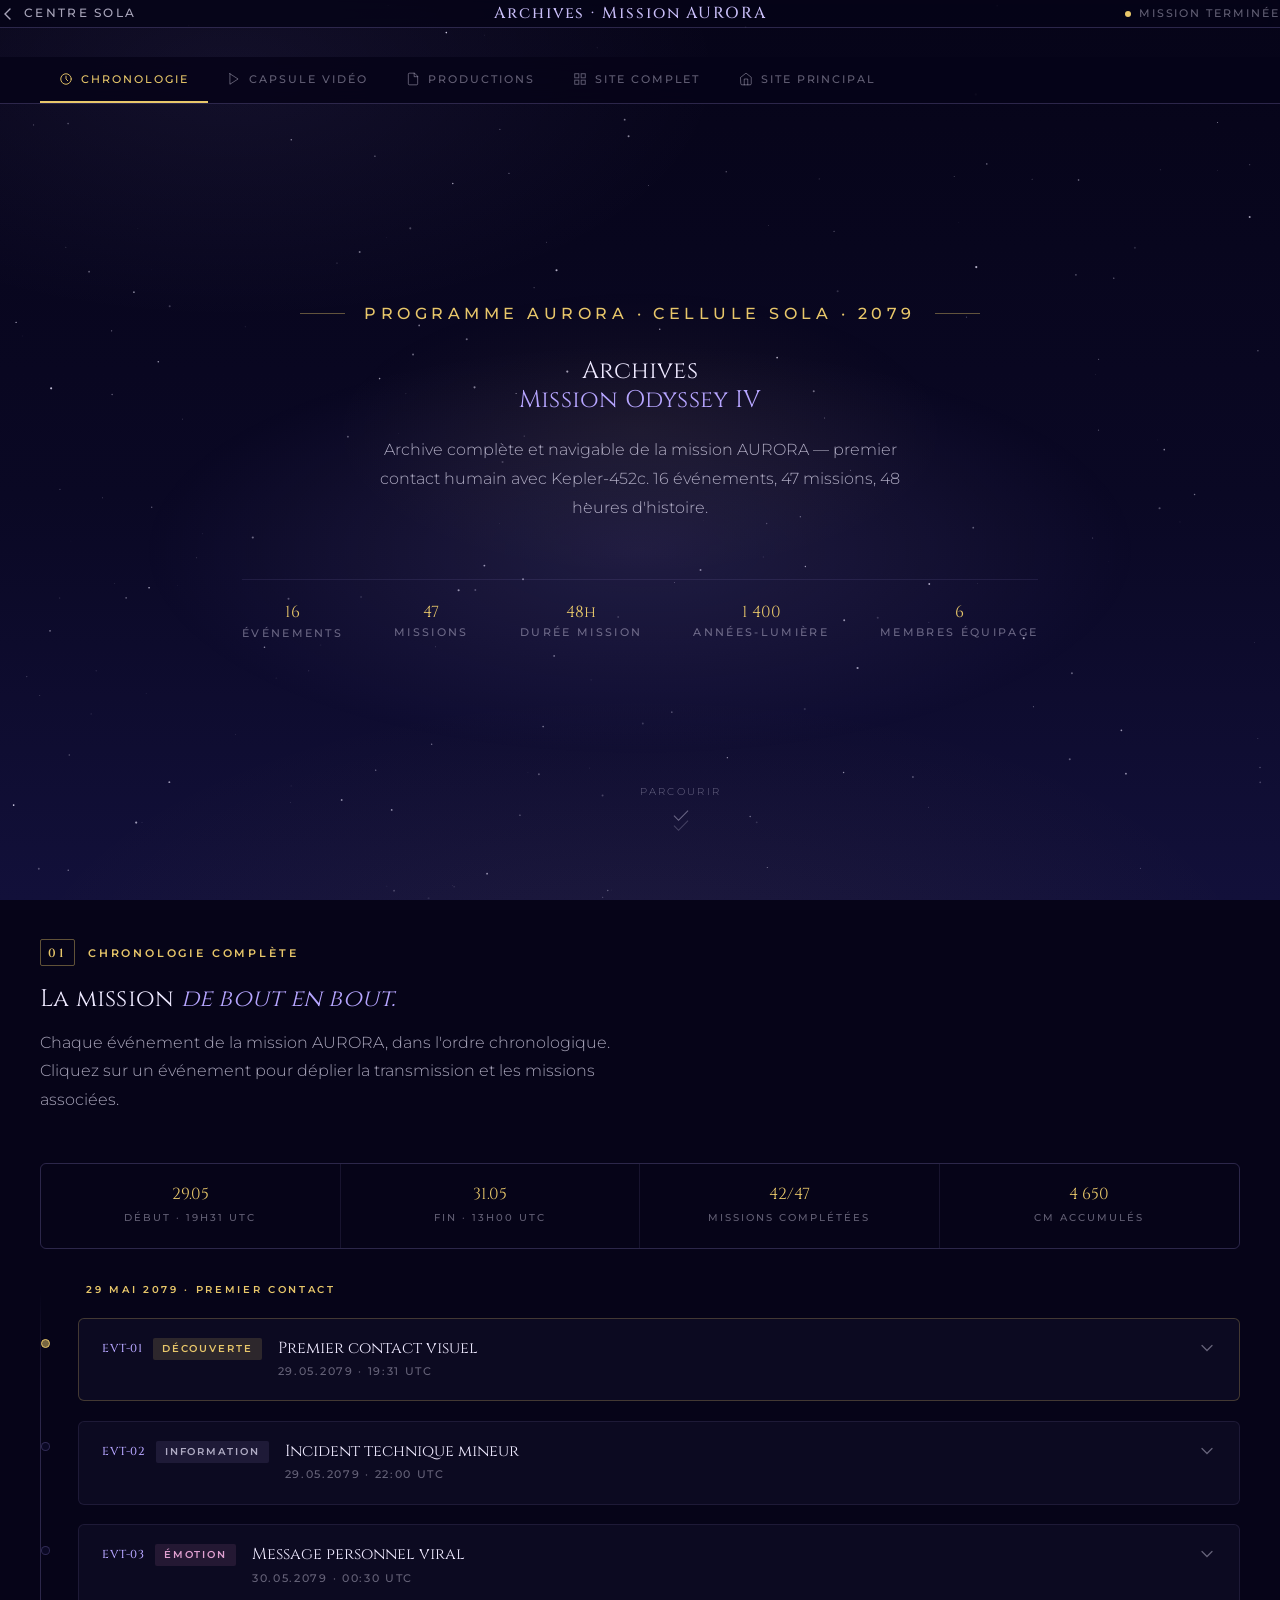
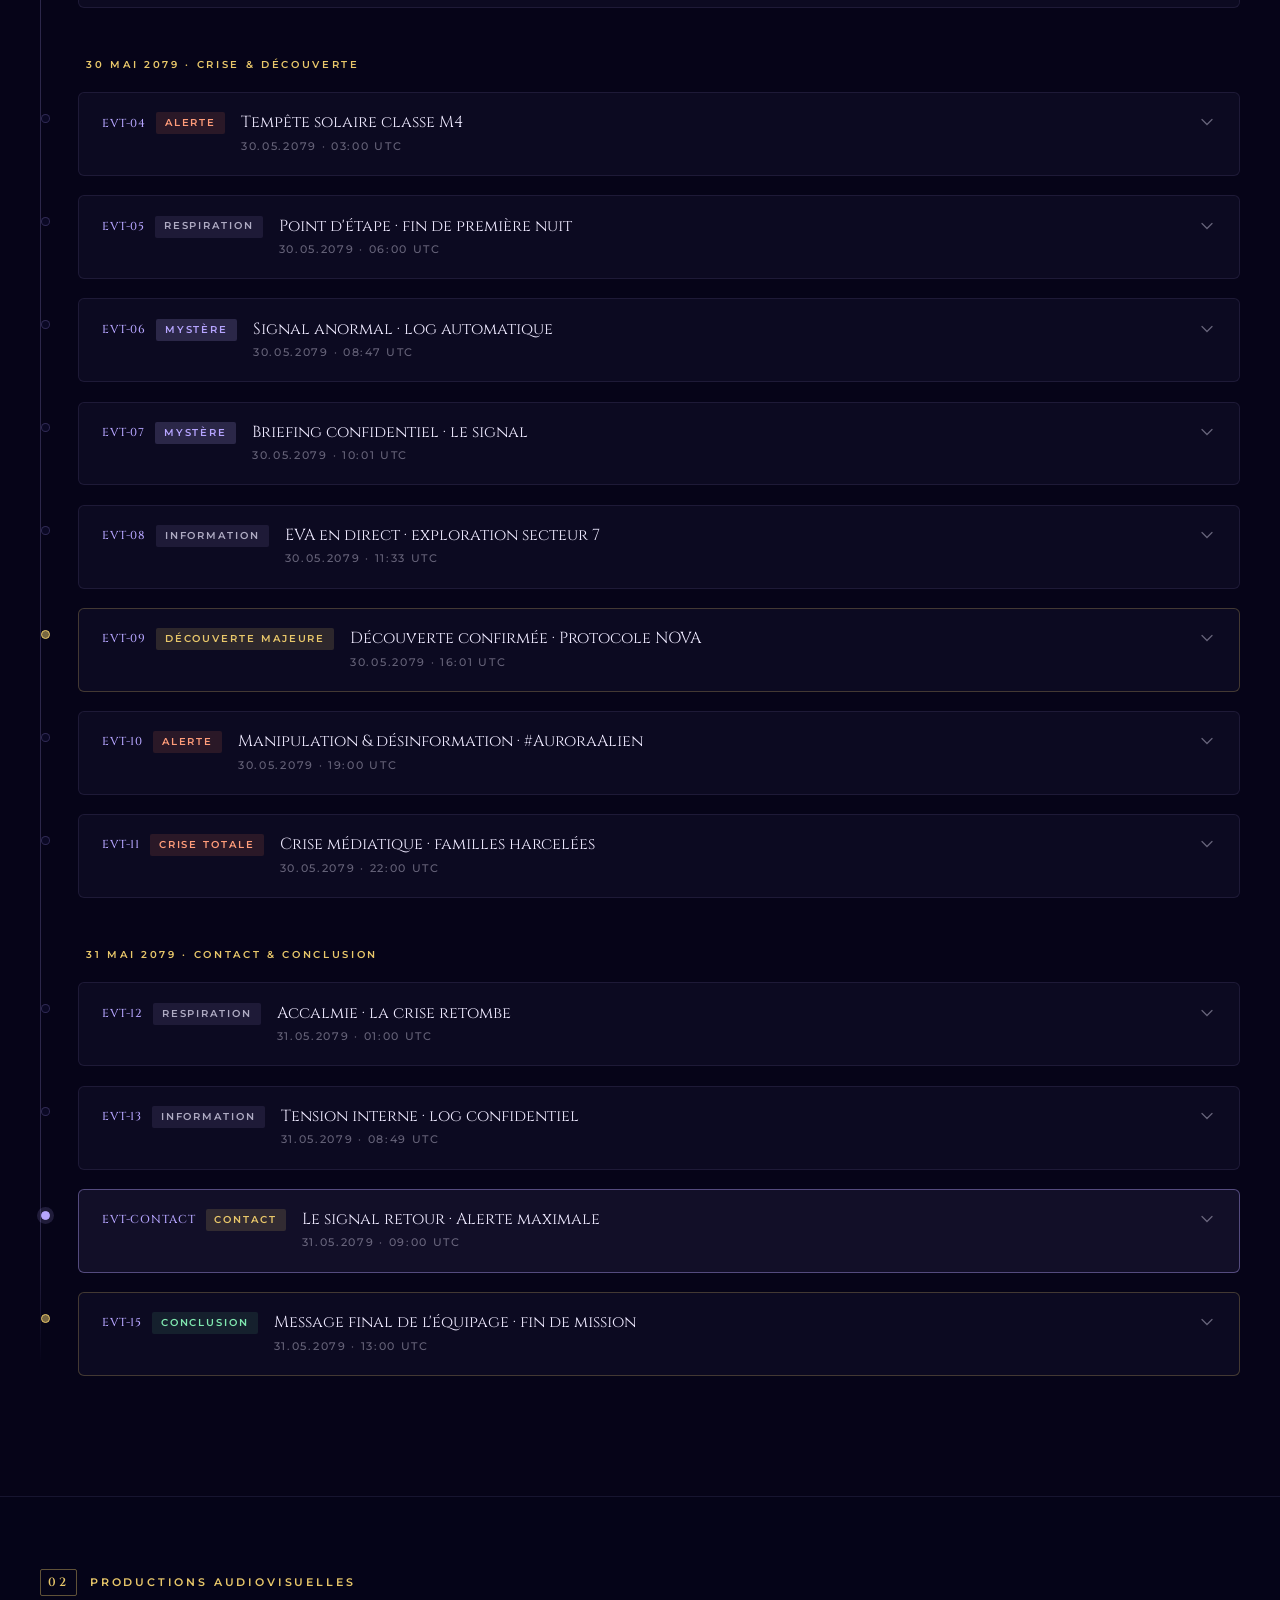
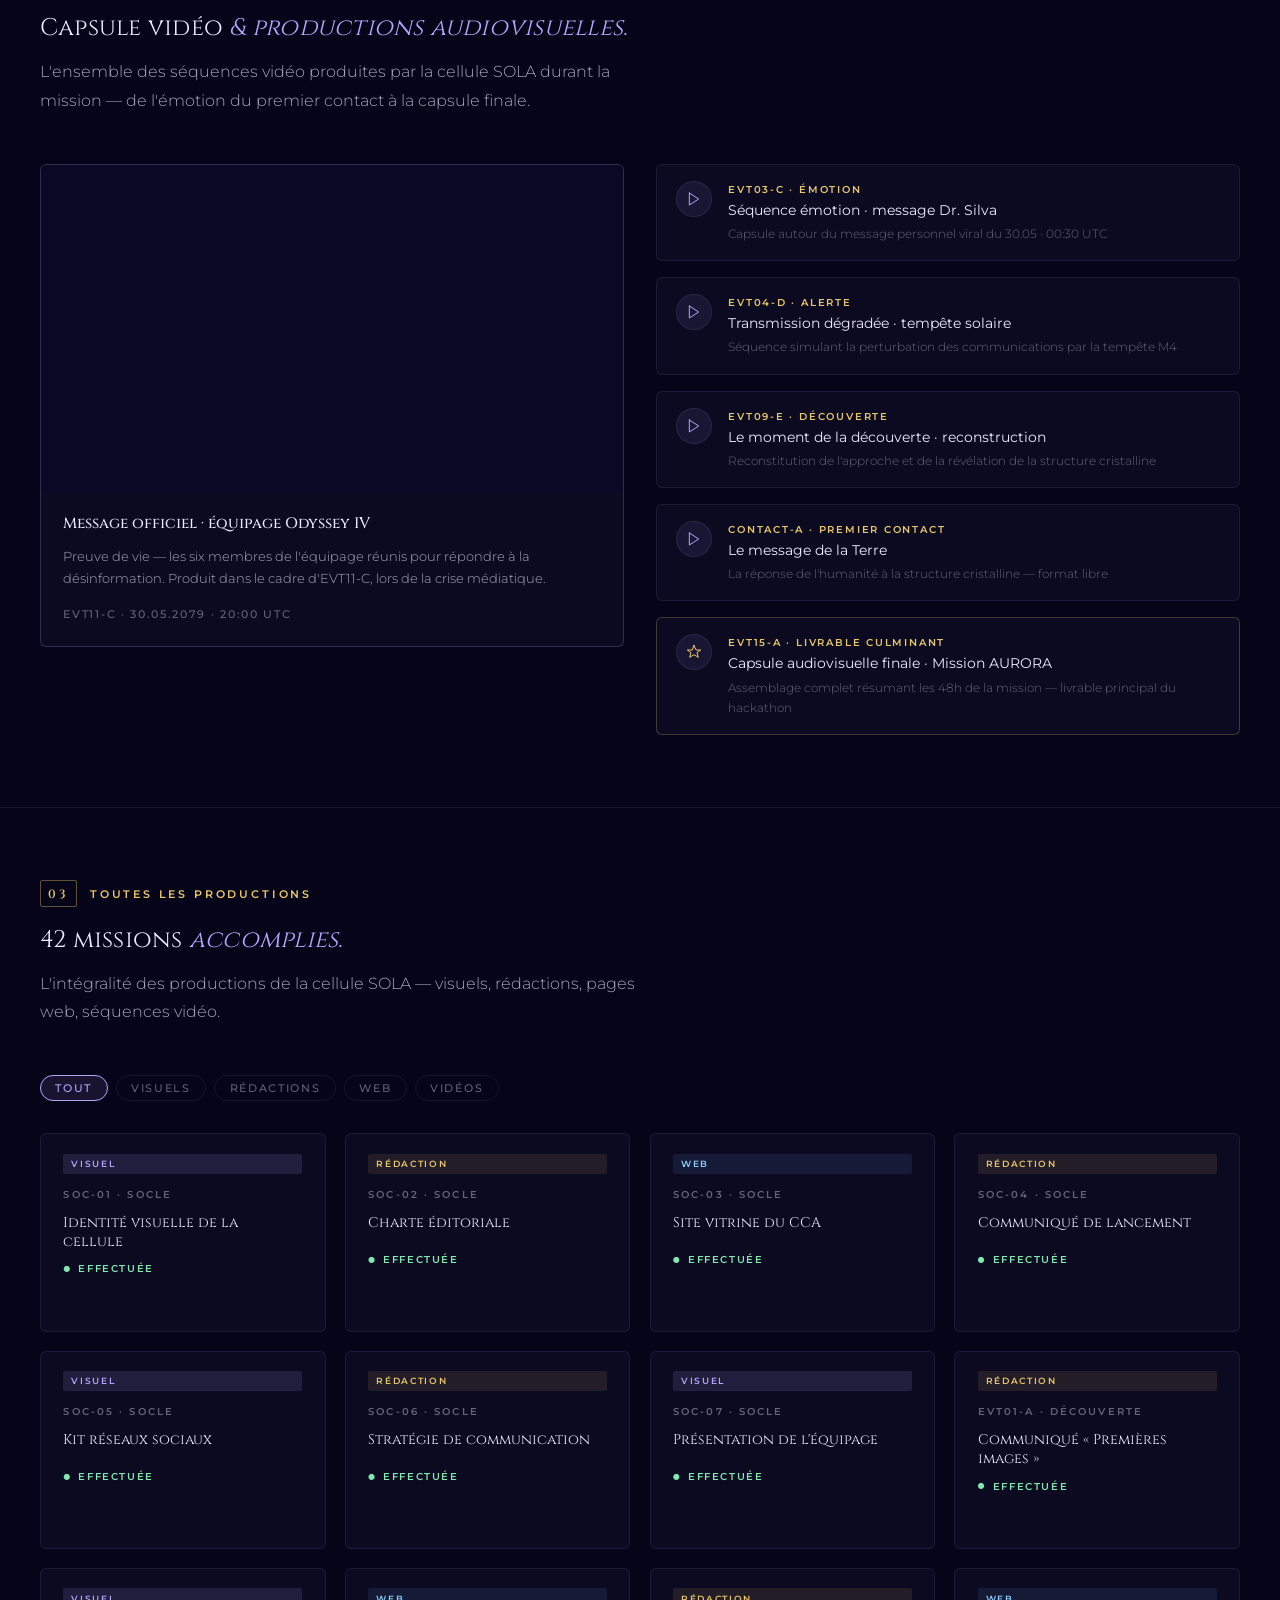
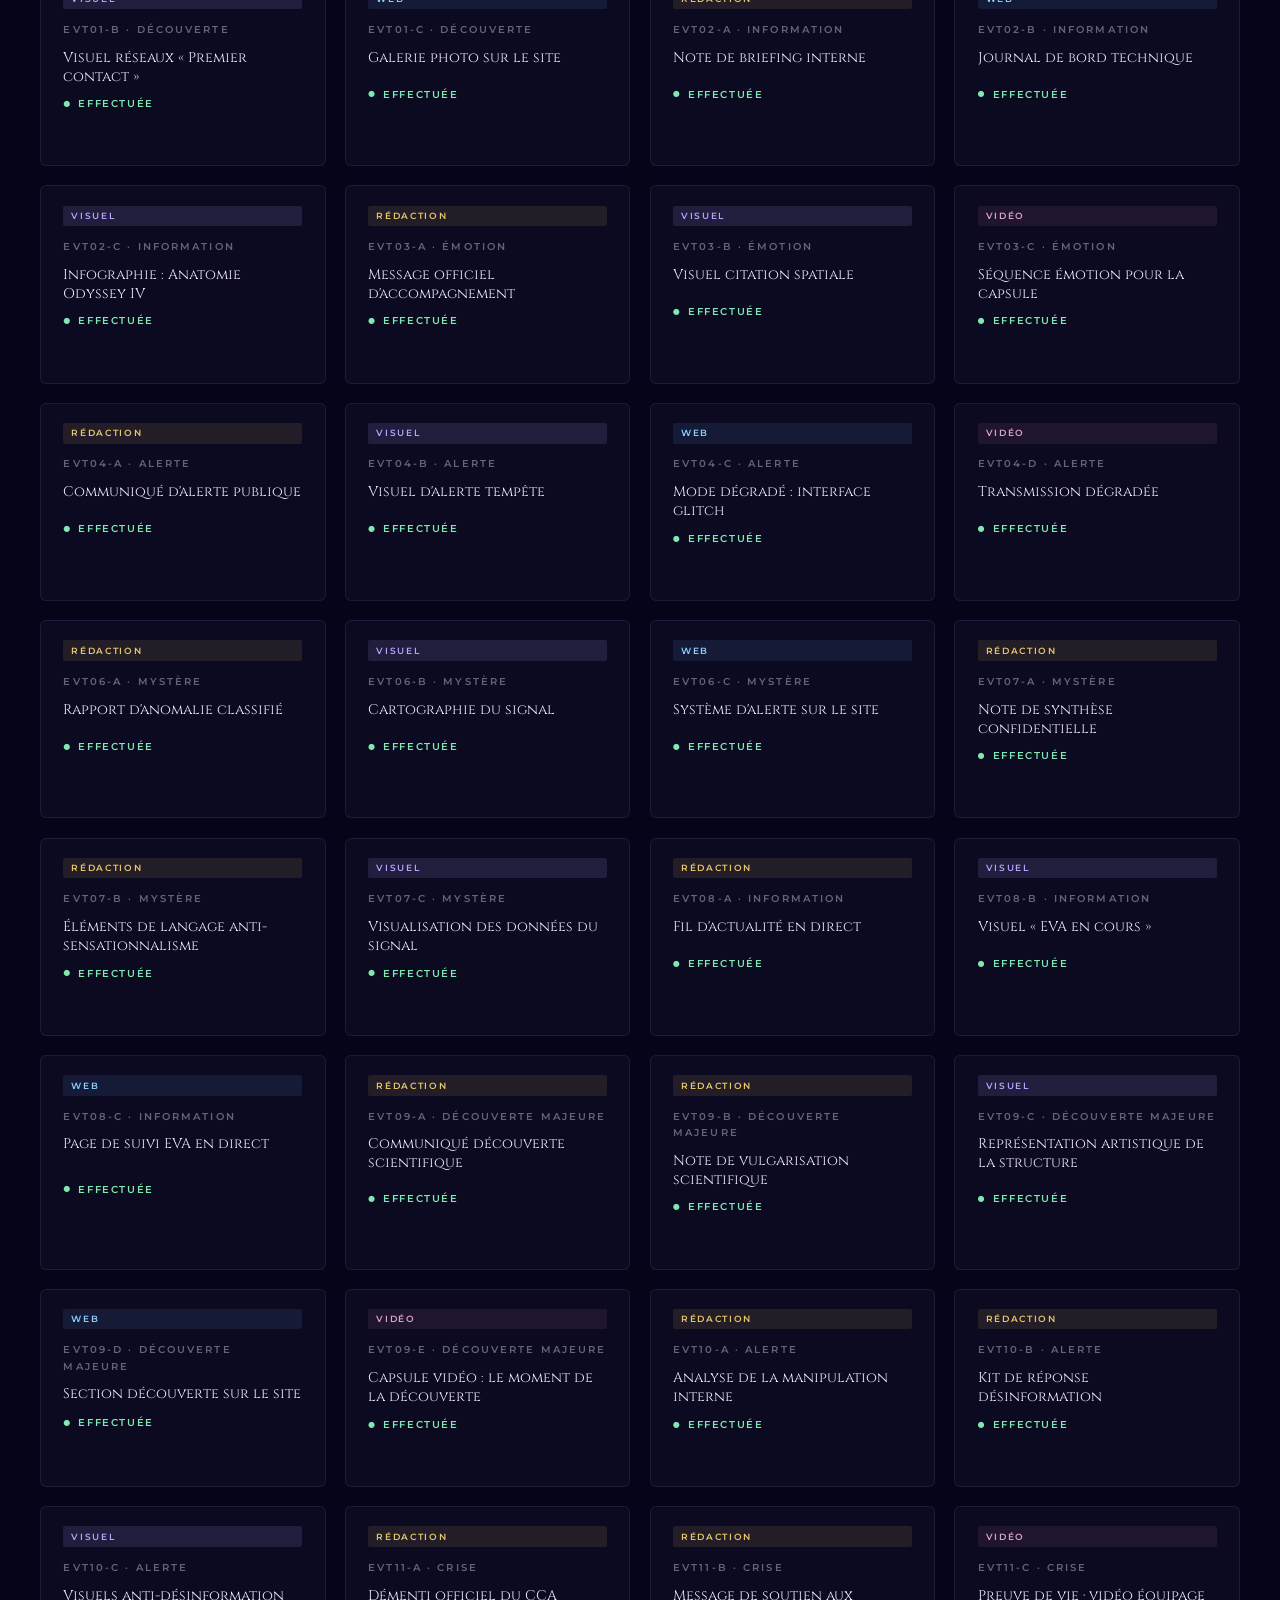
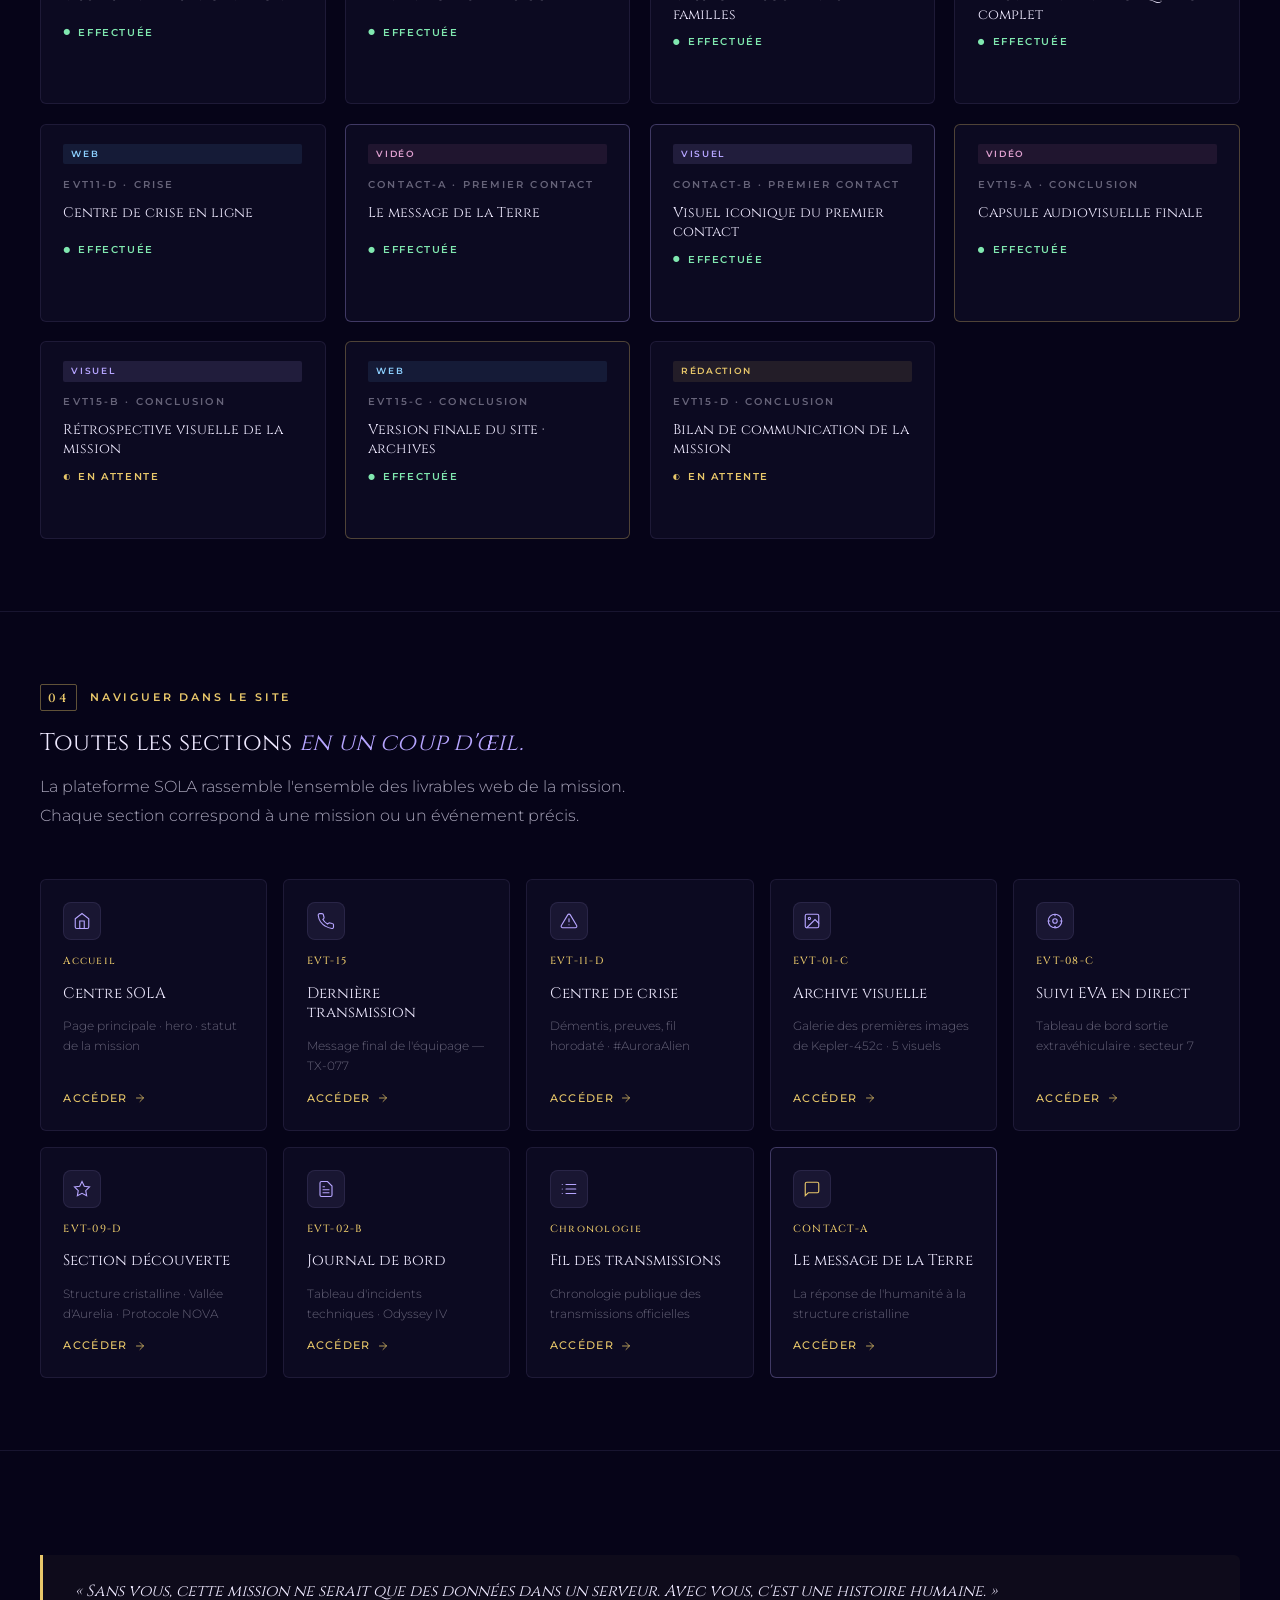
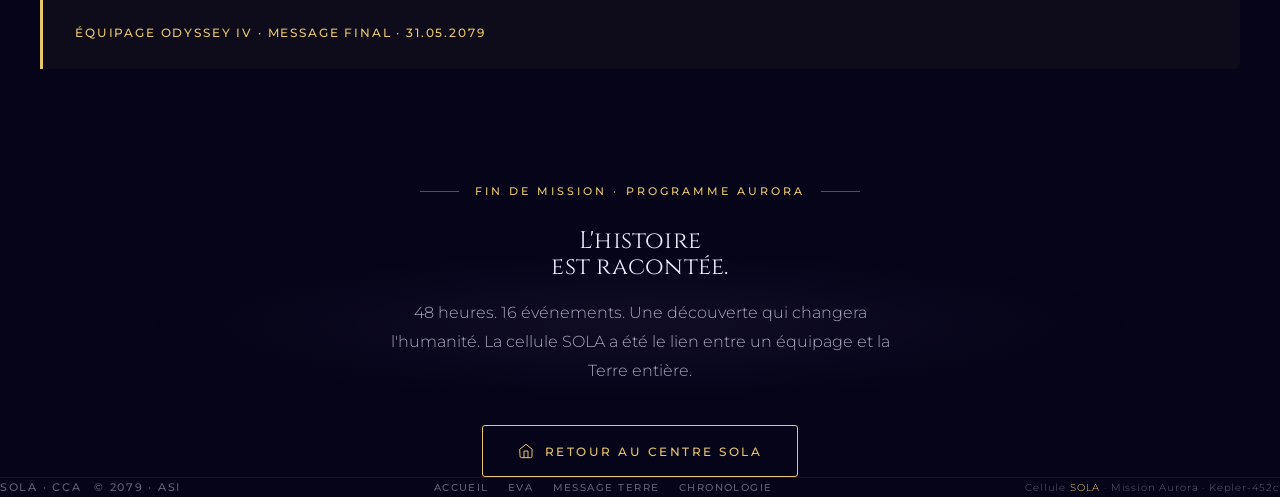
<file: archives.html>
<!DOCTYPE html>
<html lang="fr">
<head>
<meta charset="UTF-8">
<meta name="viewport" content="width=device-width, initial-scale=1.0">
<title>Archives · Mission AURORA · Odyssey IV · Kepler-452c</title>
<meta name="description" content="Archive complète et navigable de la mission AURORA — Odyssey IV vers Kepler-452c. Chronologie interactive, livrables, transmissions, découverte.">
<meta name="theme-color" content="#060418">
<meta name="author" content="Cellule SOLA · Centre de Contrôle Aurora">
<link rel="canonical" href="https://rahnya.github.io/aurora-sola/archives.html">
<meta property="og:type" content="website">
<meta property="og:title" content="Archives · Mission AURORA">
<meta property="og:description" content="Archive complète de la mission Odyssey IV vers Kepler-452c. Programme AURORA, 2079.">
<link rel="icon" href="data:image/svg+xml,%3Csvg xmlns='http://www.w3.org/2000/svg' viewBox='0 0 32 32'%3E%3Crect width='32' height='32' rx='7' fill='%23060418'/%3E%3Ccircle cx='16' cy='16' r='9' fill='none' stroke='%23B6A5FF' stroke-width='1' opacity='.5'/%3E%3Cpath d='M16 7 L17 13 L23 16 L17 19 L16 25 L15 19 L9 16 L15 13 Z' fill='%23E8C76A'/%3E%3C/svg%3E">
<link rel="preconnect" href="https://fonts.googleapis.com">
<link rel="preconnect" href="https://fonts.gstatic.com" crossorigin>
<link href="https://fonts.googleapis.com/css2?family=Cinzel:wght@400;500;600&family=Montserrat:ital,wght@0,200;0,300;0,400;0,500;0,600;1,300;1,400&display=swap" rel="stylesheet">
<style>

*,*::before,*::after{box-sizing:border-box;margin:0;padding:0}
:root{
  --c-lavender:#EEE9FF;
  --c-lavender-mid:#B6A5FF;
  --c-lavender-alt:#C9BEF8;
  --c-navy:#292762;
  --c-navy-soft:#1c1a4f;
  --c-gold:#E8C76A;
  --c-gold-dim:rgba(232,199,106,.5);
  --c-void:#060418;
  --c-deep:#0a0824;
  --c-deep-warm:#12103a;
  --t-on-dark:rgba(238,233,255,1);
  --t-on-dark-mid:rgba(238,233,255,.7);
  --t-on-dark-low:rgba(238,233,255,.4);
  --line:rgba(182,165,255,.1);
  --line-2:rgba(182,165,255,.22);
  --line-gold:rgba(232,199,106,.4);
  --ff-display:'Cinzel','Times New Roman',serif;
  --ff-body:'Montserrat',system-ui,sans-serif;
  --ease:cubic-bezier(.16,1,.3,1);
  --ease-in:cubic-bezier(.55,.055,.675,.19);
  --gutter:clamp(1.25rem,1rem+2.5vw,3rem);
  --container:1200px;
  --radius:6px;
}

html{scroll-behavior:smooth;-webkit-text-size-adjust:100%}
body{
  font-family:var(--ff-body);background:var(--c-void);color:var(--c-lavender);
  line-height:1.7;font-weight:300;overflow-x:hidden;
  -webkit-font-smoothing:antialiased;-moz-osx-font-smoothing:grayscale;
}
a{color:inherit;text-decoration:none}
img{display:block;max-width:100%;height:auto}
button{font-family:var(--ff-body);cursor:pointer;border:none;background:none}
:focus-visible{outline:2px solid var(--c-gold);outline-offset:3px;border-radius:2px}

/* ═══════ BACKGROUND ═══════ */
.bg-atmo{
  position:fixed;inset:0;z-index:0;pointer-events:none;
  background:
    radial-gradient(ellipse 90% 60% at 50% 110%,rgba(232,199,106,.06),transparent 55%),
    radial-gradient(ellipse 70% 50% at 18% 8%,rgba(182,165,255,.07),transparent 55%),
    linear-gradient(180deg,var(--c-void),var(--c-deep) 55%,var(--c-deep-warm));
}
#starCanvas{position:fixed;inset:0;z-index:0;pointer-events:none}

/* ═══════ SCROLL PROGRESS ═══════ */
.scroll-bar{
  position:fixed;top:0;left:0;z-index:200;height:2px;width:0%;
  background:var(--c-gold);transition:width .1s linear;
}

/* ═══════ SKIP LINK ═══════ */
.skip-link{
  position:absolute;left:-100%;top:1rem;
  background:var(--c-gold);color:var(--c-void);padding:.4rem 1rem;
  font-weight:600;font-size:.8rem;border-radius:var(--radius);
  transition:left .2s;z-index:1000;
}
.skip-link:focus{left:1rem}

/* ═══════ HEADER ═══════ */
.arch-header{
  position:sticky;top:0;z-index:100;
  display:flex;align-items:center;gap:1.5rem;
  padding:.85rem var(--gutter);
  background:rgba(6,4,24,.82);backdrop-filter:blur(18px);-webkit-backdrop-filter:blur(18px);
  border-bottom:1px solid var(--line-2);
}
.arch-header__back{
  display:inline-flex;align-items:center;gap:.5rem;
  font-size:.72rem;font-weight:500;letter-spacing:.2em;text-transform:uppercase;
  color:var(--t-on-dark-mid);transition:color .2s;
}
.arch-header__back:hover{color:var(--c-gold)}
.arch-header__back svg{transition:transform .2s}
.arch-header__back:hover svg{transform:translateX(-3px)}
.arch-header__title{
  font-family:var(--ff-display);font-size:clamp(.75rem,.68rem+.2vw,.9rem);
  font-weight:500;letter-spacing:.12em;color:var(--c-lavender-alt);
  flex:1;text-align:center;
}
.arch-header__status{
  display:flex;align-items:center;gap:.5rem;
  font-size:.68rem;font-weight:500;letter-spacing:.18em;text-transform:uppercase;
  color:var(--t-on-dark-low);
}
.arch-header__pulse{
  width:6px;height:6px;border-radius:50%;background:var(--c-gold);
  animation:pulse 2.4s var(--ease) infinite;
}
@keyframes pulse{
  0%{box-shadow:0 0 0 0 rgba(232,199,106,.55)}
  70%,100%{box-shadow:0 0 0 8px rgba(232,199,106,0)}
}

/* ═══════ HERO ARCHIVES ═══════ */
.arch-hero{
  position:relative;z-index:1;
  min-height:88vh;display:flex;flex-direction:column;align-items:center;justify-content:center;
  text-align:center;padding:clamp(4rem,10vh,8rem) var(--gutter) clamp(3rem,6vh,5rem);
  overflow:hidden;
}
.arch-hero__glow{
  position:absolute;inset:0;pointer-events:none;
  background:
    radial-gradient(ellipse 60% 40% at 50% 60%,rgba(182,165,255,.12),transparent 65%),
    radial-gradient(ellipse 40% 30% at 50% 45%,rgba(232,199,106,.06),transparent 60%);
}
.arch-hero__eyebrow{
  display:inline-flex;align-items:center;gap:1.2rem;
  font-size:clamp(.64rem,.58rem+.18vw,.78rem);font-weight:500;
  letter-spacing:.28em;text-transform:uppercase;color:var(--c-gold);
  margin-bottom:2rem;opacity:0;animation:fadeUp 1.2s .1s var(--ease) forwards;
}
.arch-hero__eyebrow::before,.arch-hero__eyebrow::after{
  content:'';width:clamp(20px,3.5vw,48px);height:1px;background:var(--line-gold);
}
.arch-hero__h1{
  font-family:var(--ff-display);font-weight:400;
  font-size:clamp(2.8rem,1.5rem+5vw,7rem);
  line-height:1;letter-spacing:.01em;
  margin-bottom:1.5rem;
  opacity:0;animation:fadeUp 1.2s .25s var(--ease) forwards;
}
.arch-hero__h1 em{
  display:block;font-style:normal;color:var(--c-lavender-mid);
  font-size:clamp(1.6rem,0.8rem+3vw,3.8rem);font-weight:300;
  margin-top:.3rem;
}
.arch-hero__lead{
  max-width:560px;margin:0 auto 2.5rem;
  font-size:clamp(.9rem,.82rem+.25vw,1.08rem);font-weight:300;
  color:var(--t-on-dark-mid);line-height:1.8;
  opacity:0;animation:fadeUp 1.2s .4s var(--ease) forwards;
}
.arch-hero__stats{
  display:flex;align-items:center;justify-content:center;gap:clamp(1.5rem,4vw,4rem);
  flex-wrap:wrap;
  opacity:0;animation:fadeUp 1.2s .55s var(--ease) forwards;
  padding-top:1.5rem;border-top:1px solid var(--line);
  margin-top:1rem;
}
.arch-hero__stat{text-align:center}
.arch-hero__stat-n{
  font-family:var(--ff-display);font-size:clamp(1.4rem,1rem+1.5vw,2.2rem);
  font-weight:400;color:var(--c-gold);line-height:1;
}
.arch-hero__stat-l{
  font-size:.66rem;font-weight:500;letter-spacing:.22em;text-transform:uppercase;
  color:var(--t-on-dark-low);margin-top:.3rem;
}
.arch-hero__scroll{
  position:absolute;bottom:2.5rem;left:50%;transform:translateX(-50%);
  display:flex;flex-direction:column;align-items:center;gap:.6rem;
  opacity:0;animation:fadeUp 1.2s .7s var(--ease) forwards;
  color:var(--t-on-dark-low);font-size:.65rem;letter-spacing:.22em;text-transform:uppercase;
}
.arch-hero__scroll-chevrons{
  display:flex;flex-direction:column;align-items:center;gap:3px;
}
.arch-hero__scroll-chevrons i{
  display:block;width:14px;height:7px;
  border-left:1.5px solid currentColor;border-bottom:1.5px solid currentColor;
  transform:rotate(-45deg);animation:chevBob 1.8s ease-in-out infinite;
  list-style:none;
}
.arch-hero__scroll-chevrons i:nth-child(2){animation-delay:.3s;opacity:.55}
@keyframes chevBob{0%,100%{transform:rotate(-45deg) translateY(0)}50%{transform:rotate(-45deg) translateY(4px)}}

/* ═══════ WRAPPER & SECTION LAYOUTS ═══════ */
.wrap{
  position:relative;z-index:1;
  max-width:var(--container);margin:0 auto;padding:0 var(--gutter);
}
.arch-section{padding:clamp(4rem,8vh,7rem) 0}
.arch-section + .arch-section{border-top:1px solid var(--line)}

.section-eyebrow{
  display:flex;align-items:center;gap:.8rem;
  font-size:.68rem;font-weight:600;letter-spacing:.26em;text-transform:uppercase;
  color:var(--c-gold);margin-bottom:1.2rem;
}
.section-eyebrow .num{
  font-family:var(--ff-display);font-size:.75rem;
  border:1px solid var(--line-gold);padding:.15rem .45rem;border-radius:2px;
}
.section-h2{
  font-family:var(--ff-display);font-weight:400;
  font-size:clamp(1.6rem,1.2rem+1.5vw,2.6rem);
  line-height:1.12;letter-spacing:.01em;margin-bottom:1rem;
}
.section-h2 em{font-style:italic;color:var(--c-lavender-mid)}
.section-lead{
  max-width:600px;font-size:clamp(.88rem,.82rem+.2vw,1.02rem);
  color:var(--t-on-dark-mid);font-weight:300;line-height:1.8;margin-bottom:3rem;
}

/* ═══════ REVEAL ANIMATION ═══════ */
.reveal{opacity:0;transform:translateY(22px);transition:opacity .8s var(--ease),transform .8s var(--ease)}
.reveal.is-visible{opacity:1;transform:none}
.reveal--d1{transition-delay:.08s}
.reveal--d2{transition-delay:.16s}
.reveal--d3{transition-delay:.24s}
.reveal--d4{transition-delay:.32s}

@keyframes fadeUp{from{opacity:0;transform:translateY(18px)}to{opacity:1;transform:none}}

/* ═══════ NAVIGATION TABS ═══════ */
.arch-tabs{
  position:sticky;top:57px;z-index:90;
  background:rgba(6,4,24,.88);backdrop-filter:blur(16px);-webkit-backdrop-filter:blur(16px);
  border-bottom:1px solid var(--line-2);
}
.arch-tabs__inner{
  display:flex;gap:0;overflow-x:auto;scrollbar-width:none;
  max-width:var(--container);margin:0 auto;
}
.arch-tabs__inner::-webkit-scrollbar{display:none}
.arch-tabs__link{
  flex-shrink:0;display:flex;align-items:center;gap:.5rem;
  padding:.8rem clamp(.7rem,1.5vw,1.4rem);
  font-size:.68rem;font-weight:500;letter-spacing:.18em;text-transform:uppercase;
  color:var(--t-on-dark-low);border-bottom:2px solid transparent;
  transition:color .2s,border-color .2s;white-space:nowrap;
}
.arch-tabs__link:hover{color:var(--c-lavender-mid)}
.arch-tabs__link.active,.arch-tabs__link[aria-current]{
  color:var(--c-gold);border-bottom-color:var(--c-gold);
}

/* ═══════ CHRONOLOGIE ═══════ */
.timeline{
  position:relative;padding-left:clamp(1.5rem,3vw,2.5rem);
}
.timeline::before{
  content:'';position:absolute;left:0;top:.5rem;bottom:.5rem;width:1px;
  background:linear-gradient(to bottom,transparent,var(--line-2) 8%,var(--line-2) 92%,transparent);
}

.tl-group{margin-bottom:3rem}
.tl-group-label{
  font-size:.64rem;font-weight:600;letter-spacing:.26em;text-transform:uppercase;
  color:var(--c-gold);margin-bottom:1.2rem;padding-left:.5rem;
}

.tl-event{
  position:relative;margin-bottom:1.2rem;
  background:rgba(182,165,255,.04);border:1px solid var(--line);
  border-radius:var(--radius);padding:1.2rem 1.4rem;
  transition:background .2s,border-color .2s;cursor:pointer;
}
.tl-event:hover,.tl-event.is-open{
  background:rgba(182,165,255,.08);border-color:var(--line-2);
}
.tl-event::before{
  content:'';position:absolute;left:calc(-1 * clamp(1.5rem,3vw,2.5rem) - 0.5px);
  top:1.3rem;width:9px;height:9px;border-radius:50%;
  background:var(--c-deep);border:1.5px solid var(--line-2);
  transition:background .2s,border-color .2s;
}
.tl-event:hover::before,.tl-event.is-open::before{
  background:var(--c-navy);border-color:var(--c-lavender-mid);
}
.tl-event--major{border-color:rgba(232,199,106,.25)}
.tl-event--major::before{background:var(--c-gold-dim);border-color:var(--c-gold)}

.tl-event--contact{
  border-color:rgba(182,165,255,.4);
  background:rgba(182,165,255,.07);
}
.tl-event--contact::before{
  background:var(--c-lavender-mid);border-color:var(--c-lavender-mid);
  box-shadow:0 0 0 4px rgba(182,165,255,.15);
}

.tl-event__head{display:flex;align-items:flex-start;gap:1rem;flex-wrap:wrap}
.tl-event__meta{display:flex;align-items:center;gap:.6rem;flex-shrink:0;flex-wrap:wrap}
.tl-event__id{
  font-family:var(--ff-display);font-size:.72rem;font-weight:500;
  color:var(--c-lavender-mid);letter-spacing:.08em;
}
.tl-event__type{
  font-size:.6rem;font-weight:600;letter-spacing:.2em;text-transform:uppercase;
  padding:.18rem .55rem;border-radius:2px;
  background:rgba(182,165,255,.1);color:var(--t-on-dark-mid);
}
.tl-event__type--alerte{background:rgba(255,120,80,.12);color:#ff9c7a}
.tl-event__type--mystère{background:rgba(182,165,255,.18);color:var(--c-lavender-mid)}
.tl-event__type--découverte,.tl-event__type--contact{background:rgba(232,199,106,.15);color:var(--c-gold)}
.tl-event__type--émotion{background:rgba(200,120,180,.12);color:#e0a0d0}
.tl-event__type--conclusion{background:rgba(100,220,160,.1);color:#80e8b0}

.tl-event__main{flex:1;min-width:0}
.tl-event__title{
  font-family:var(--ff-display);font-weight:400;font-size:clamp(.88rem,.8rem+.25vw,1.05rem);
  color:var(--c-lavender);margin-bottom:.3rem;line-height:1.3;
}
.tl-event__date{
  font-size:.66rem;font-weight:500;letter-spacing:.16em;
  color:var(--t-on-dark-low);text-transform:uppercase;
}
.tl-event__chevron{
  width:20px;height:20px;flex-shrink:0;margin-left:auto;
  color:var(--t-on-dark-low);transition:transform .3s var(--ease),color .2s;
}
.tl-event.is-open .tl-event__chevron{transform:rotate(180deg);color:var(--c-lavender-mid)}

.tl-event__body{
  max-height:0;overflow:hidden;
  transition:max-height .5s var(--ease);
}
.tl-event.is-open .tl-event__body{max-height:600px}
.tl-event__body-inner{
  padding-top:1rem;margin-top:1rem;
  border-top:1px solid var(--line);
}
.tl-event__transmission{
  font-size:.85rem;font-weight:300;line-height:1.8;
  color:var(--t-on-dark-mid);font-style:italic;
  border-left:2px solid var(--line-gold);padding-left:1rem;margin-bottom:1rem;
}
.tl-event__missions{display:flex;flex-wrap:wrap;gap:.5rem;margin-top:.8rem}
.tl-event__mission-tag{
  font-size:.62rem;font-weight:500;letter-spacing:.14em;text-transform:uppercase;
  padding:.2rem .6rem;border-radius:2px;
  border:1px solid var(--line);color:var(--t-on-dark-low);
  transition:border-color .2s,color .2s;
}
.tl-event__mission-tag:hover{border-color:var(--c-lavender-mid);color:var(--c-lavender-mid)}
.tl-event__mission-tag--done{border-color:rgba(100,220,160,.25);color:#80e8b0}
.tl-event__link{
  display:inline-flex;align-items:center;gap:.4rem;
  font-size:.72rem;font-weight:500;letter-spacing:.12em;
  color:var(--c-gold);margin-top:.8rem;
  transition:gap .2s;
}
.tl-event__link:hover{gap:.7rem}

/* ═══════ CAPSULE VIDÉO ═══════ */
.video-section{background:rgba(6,4,24,.6)}
.video-grid{
  display:grid;grid-template-columns:1fr 1fr;gap:2rem;
  align-items:start;
}
.video-main{
  border-radius:var(--radius);overflow:hidden;
  background:rgba(182,165,255,.04);border:1px solid var(--line-2);
}
.video-frame-wrap{
  position:relative;padding-bottom:56.25%;
  background:#0a0824;
}
.video-frame-wrap iframe{
  position:absolute;inset:0;width:100%;height:100%;border:0;
}
.video-placeholder{
  position:absolute;inset:0;display:flex;flex-direction:column;
  align-items:center;justify-content:center;gap:1rem;
  background:rgba(6,4,24,.9);
}
.video-placeholder svg{width:48px;height:48px;color:var(--c-gold);opacity:.6}
.video-placeholder p{
  font-size:.78rem;font-weight:400;letter-spacing:.12em;
  color:var(--t-on-dark-low);text-align:center;
}
.video-caption{padding:1.2rem 1.4rem}
.video-caption h3{
  font-family:var(--ff-display);font-size:.95rem;font-weight:500;
  color:var(--c-lavender);margin-bottom:.5rem;
}
.video-caption p{font-size:.82rem;color:var(--t-on-dark-mid);line-height:1.7;margin-bottom:.6rem}
.video-caption .meta{
  font-size:.66rem;font-weight:500;letter-spacing:.16em;text-transform:uppercase;
  color:var(--t-on-dark-low);
}

.video-list{display:flex;flex-direction:column;gap:1rem}
.video-item{
  padding:1rem 1.2rem;border-radius:var(--radius);
  background:rgba(182,165,255,.04);border:1px solid var(--line);
  display:flex;align-items:flex-start;gap:1rem;
  transition:border-color .2s,background .2s;
}
.video-item:hover{background:rgba(182,165,255,.08);border-color:var(--line-2)}
.video-item__icon{
  width:36px;height:36px;flex-shrink:0;border-radius:50%;
  background:rgba(182,165,255,.08);border:1px solid var(--line);
  display:flex;align-items:center;justify-content:center;
  color:var(--c-lavender-mid);
}
.video-item__content{}
.video-item__id{
  font-size:.62rem;font-weight:600;letter-spacing:.18em;text-transform:uppercase;
  color:var(--c-gold);margin-bottom:.2rem;
}
.video-item__title{font-size:.85rem;font-weight:400;color:var(--c-lavender);line-height:1.4}
.video-item__desc{font-size:.75rem;font-weight:300;color:var(--t-on-dark-low);margin-top:.25rem}

/* ═══════ PRODUCTIONS GRID ═══════ */
.productions-grid{
  display:grid;grid-template-columns:repeat(auto-fill,minmax(260px,1fr));
  gap:1.2rem;margin-top:2rem;
}
.prod-card{
  border-radius:var(--radius);padding:1.2rem 1.4rem;
  background:rgba(182,165,255,.04);border:1px solid var(--line);
  transition:border-color .2s,background .2s,transform .2s;
  display:flex;flex-direction:column;gap:.6rem;
}
.prod-card:hover{
  background:rgba(182,165,255,.08);border-color:var(--line-2);
  transform:translateY(-2px);
}
.prod-card__label{
  font-size:.6rem;font-weight:600;letter-spacing:.22em;text-transform:uppercase;
  color:var(--t-on-dark-low);
}
.prod-card__type{
  display:inline-block;font-size:.58rem;font-weight:600;letter-spacing:.18em;text-transform:uppercase;
  padding:.15rem .5rem;border-radius:2px;margin-bottom:.2rem;
}
.prod-card__type--Visuel{background:rgba(182,165,255,.12);color:var(--c-lavender-mid)}
.prod-card__type--Rédaction{background:rgba(232,199,106,.1);color:var(--c-gold)}
.prod-card__type--Web{background:rgba(100,180,255,.1);color:#8dd0ff}
.prod-card__type--Vidéo{background:rgba(200,120,180,.1);color:#e0a0d0}
.prod-card__title{
  font-family:var(--ff-display);font-size:.88rem;font-weight:400;
  color:var(--c-lavender);line-height:1.35;
}
.prod-card__id{
  font-size:.65rem;font-weight:500;color:var(--t-on-dark-low);letter-spacing:.1em;
}
.prod-card__status{
  margin-top:auto;display:flex;align-items:center;gap:.4rem;
  font-size:.63rem;font-weight:600;letter-spacing:.16em;text-transform:uppercase;
}
.prod-card__status--done{color:#80e8b0}
.prod-card__status--done::before{content:'●';font-size:.5rem}
.prod-card__status--pending{color:var(--c-gold)}
.prod-card__status--pending::before{content:'◐';font-size:.5rem}

/* ═══════ SECTION FILTRES ═══════ */
.filter-bar{
  display:flex;flex-wrap:wrap;gap:.5rem;margin-bottom:2rem;
}
.filter-btn{
  padding:.35rem .9rem;border-radius:20px;
  border:1px solid var(--line);
  font-size:.66rem;font-weight:500;letter-spacing:.16em;text-transform:uppercase;
  color:var(--t-on-dark-low);transition:all .2s;cursor:pointer;
}
.filter-btn:hover,.filter-btn.active{
  background:rgba(182,165,255,.1);border-color:var(--c-lavender-mid);
  color:var(--c-lavender-mid);
}
.filter-btn.active--gold{
  background:rgba(232,199,106,.1);border-color:var(--c-gold);color:var(--c-gold);
}

/* ═══════ QUICK-NAV SECTIONS ═══════ */
.site-map{
  display:grid;grid-template-columns:repeat(auto-fill,minmax(220px,1fr));
  gap:1rem;margin-top:2rem;
}
.smap-card{
  display:flex;flex-direction:column;gap:.8rem;
  padding:1.4rem 1.4rem;border-radius:var(--radius);
  background:rgba(182,165,255,.04);border:1px solid var(--line);
  transition:all .2s;
}
.smap-card:hover{
  background:rgba(182,165,255,.09);border-color:var(--line-2);
  transform:translateY(-2px);
}
.smap-card__icon{
  width:38px;height:38px;border-radius:8px;
  background:rgba(182,165,255,.08);border:1px solid var(--line);
  display:flex;align-items:center;justify-content:center;
  color:var(--c-lavender-mid);
}
.smap-card__num{
  font-family:var(--ff-display);font-size:.65rem;color:var(--c-gold);
  letter-spacing:.12em;font-weight:500;
}
.smap-card__title{
  font-family:var(--ff-display);font-size:.95rem;font-weight:400;
  color:var(--c-lavender);line-height:1.3;
}
.smap-card__desc{
  font-size:.78rem;font-weight:300;color:var(--t-on-dark-low);line-height:1.6;
}
.smap-card__link{
  margin-top:auto;display:inline-flex;align-items:center;gap:.4rem;
  font-size:.68rem;font-weight:500;letter-spacing:.12em;text-transform:uppercase;
  color:var(--c-gold);transition:gap .2s;
}
.smap-card__link:hover{gap:.7rem}

/* ═══════ CONTACT FINAL ═══════ */
.arch-finale{
  text-align:center;padding:clamp(5rem,10vh,9rem) var(--gutter);
  background:radial-gradient(ellipse 60% 40% at 50% 50%,rgba(182,165,255,.06),transparent 65%);
  position:relative;z-index:1;
}
.arch-finale__eyebrow{
  display:inline-flex;align-items:center;gap:1rem;
  font-size:.68rem;font-weight:500;letter-spacing:.28em;text-transform:uppercase;
  color:var(--c-gold);margin-bottom:1.8rem;
}
.arch-finale__eyebrow::before,.arch-finale__eyebrow::after{
  content:'';width:clamp(18px,3vw,40px);height:1px;background:var(--line-gold);
}
.arch-finale__title{
  font-family:var(--ff-display);font-weight:400;
  font-size:clamp(2rem,1.2rem+3.5vw,4.5rem);
  line-height:1.05;letter-spacing:.01em;margin-bottom:1.2rem;
}
.arch-finale__sub{
  font-size:clamp(.9rem,.82rem+.25vw,1.05rem);font-weight:300;
  color:var(--t-on-dark-mid);line-height:1.8;max-width:540px;margin:0 auto 2.5rem;
}
.arch-finale__cta{
  display:inline-flex;align-items:center;gap:.7rem;
  padding:.9rem 2.2rem;border-radius:3px;
  border:1px solid var(--c-gold);
  font-size:.78rem;font-weight:500;letter-spacing:.2em;text-transform:uppercase;
  color:var(--c-gold);transition:all .2s;
}
.arch-finale__cta:hover{background:rgba(232,199,106,.1)}

/* ═══════ FOOTER ═══════ */
.arch-footer{
  position:relative;z-index:1;
  border-top:1px solid var(--line);padding:2rem var(--gutter);
  display:flex;align-items:center;justify-content:space-between;flex-wrap:wrap;gap:1rem;
}
.arch-footer__left{
  font-size:.68rem;font-weight:500;letter-spacing:.16em;text-transform:uppercase;
  color:var(--t-on-dark-low);display:flex;align-items:center;gap:.8rem;
}
.arch-footer__nav{display:flex;gap:1.2rem;flex-wrap:wrap}
.arch-footer__nav a{
  font-size:.65rem;font-weight:500;letter-spacing:.14em;text-transform:uppercase;
  color:var(--t-on-dark-low);transition:color .2s;
}
.arch-footer__nav a:hover{color:var(--c-lavender-mid)}
.arch-footer__credit{
  font-size:.65rem;color:var(--t-on-dark-low);letter-spacing:.08em;
}
.arch-footer__credit span{color:var(--c-gold)}

/* ═══════ STATS BANDEAUX ═══════ */
.stats-band{
  display:grid;grid-template-columns:repeat(4,1fr);gap:0;
  border:1px solid var(--line-2);border-radius:var(--radius);overflow:hidden;
  margin:2rem 0;
}
.stats-band__item{
  padding:1.4rem 1.6rem;text-align:center;
  border-right:1px solid var(--line);
}
.stats-band__item:last-child{border-right:none}
.stats-band__n{
  font-family:var(--ff-display);font-size:clamp(1.8rem,1.2rem+1.5vw,2.8rem);
  font-weight:400;color:var(--c-gold);line-height:1;margin-bottom:.4rem;
}
.stats-band__l{
  font-size:.62rem;font-weight:500;letter-spacing:.2em;text-transform:uppercase;
  color:var(--t-on-dark-low);
}

/* ═══════ CITATION BLOC ═══════ */
.quote-block{
  border-left:3px solid var(--c-gold);padding:1.5rem 2rem;
  background:rgba(232,199,106,.04);border-radius:0 var(--radius) var(--radius) 0;
  margin:2rem 0;
}
.quote-block blockquote{
  font-family:var(--ff-display);font-size:clamp(1rem,.9rem+.4vw,1.35rem);
  font-weight:400;font-style:italic;line-height:1.6;color:var(--c-lavender);
  margin-bottom:.8rem;
}
.quote-block cite{
  font-size:.72rem;font-weight:500;letter-spacing:.16em;text-transform:uppercase;
  color:var(--c-gold);font-style:normal;
}

/* ═══════ RESPONSIVE ═══════ */
@media(max-width:900px){
  .video-grid{grid-template-columns:1fr}
  .stats-band{grid-template-columns:repeat(2,1fr)}
  .stats-band__item:nth-child(2){border-right:none}
  .stats-band__item:nth-child(3){border-right:1px solid var(--line)}
  .stats-band__item:nth-child(3),.stats-band__item:nth-child(4){border-top:1px solid var(--line)}
}
@media(max-width:600px){
  .arch-header__status{display:none}
  .stats-band{grid-template-columns:1fr 1fr}
  .arch-tabs__link{padding:.7rem .8rem;font-size:.6rem}
}
@media(prefers-reduced-motion:reduce){
  *{animation-duration:.01ms !important;transition-duration:.01ms !important}
}

/* ═══════ VIDEO ITEM — INTERACTIVE ═══════ */
.video-item{cursor:pointer;user-select:none;transition:border-color .2s,background .2s}
.video-item.is-active{border-color:rgba(232,199,106,.5);background:rgba(232,199,106,.06)}
.video-item.is-active .video-item__icon{background:rgba(232,199,106,.1);border-color:rgba(232,199,106,.4);color:var(--c-gold)}
.video-item.is-active .video-item__id{color:var(--c-gold)}
.video-item__play-arrow{margin-left:auto;flex-shrink:0;opacity:0;transition:opacity .2s;color:var(--c-lavender-mid)}
.video-item:hover .video-item__play-arrow,.video-item.is-active .video-item__play-arrow{opacity:1}
.video-item.is-active .video-item__play-arrow{color:var(--c-gold)}

/* ═══════ PROD CARD — INTERACTIVE ═══════ */
.prod-card{cursor:pointer}
.prod-card:focus-visible{outline:2px solid var(--c-gold);outline-offset:3px}
.prod-card__view{
  margin-top:auto;display:inline-flex;align-items:center;gap:.3rem;padding-top:.5rem;
  font-size:.6rem;font-weight:600;letter-spacing:.18em;text-transform:uppercase;
  color:var(--c-lavender-mid);opacity:0;transition:opacity .2s;
}
.prod-card:hover .prod-card__view{opacity:1}
.prod-card:hover{border-color:var(--c-lavender-mid)}

/* ═══════ MISSION TAG — INTERACTIVE ═══════ */
.tl-event__mission-tag--done{
  cursor:pointer;transition:border-color .15s,color .15s,background .15s;
  font-family:var(--ff-body);
}
.tl-event__mission-tag--done:hover{
  background:rgba(100,220,160,.08);border-color:rgba(100,220,160,.5);color:#80e8b0;
}
.tl-event__body-inner{position:relative}

/* ═══════ TIMELINE BODY HEIGHT ═══════ */
.tl-event.is-open .tl-event__body{max-height:1200px}

/* ═══════ VIDEO PLACEHOLDER IN PLAYER ═══════ */
.video-placeholder-full{
  position:absolute;inset:0;display:flex;flex-direction:column;
  align-items:center;justify-content:center;gap:1.1rem;padding:2rem;
  background:rgba(6,4,24,.92);text-align:center;border-radius:var(--radius);
}
.video-placeholder-full svg{width:42px;height:42px;color:var(--c-gold);opacity:.55}
.video-placeholder-full h4{
  font-family:var(--ff-display);font-size:.95rem;color:var(--c-lavender);font-weight:400;
}
.video-placeholder-full p{
  font-size:.78rem;color:var(--t-on-dark-mid);line-height:1.7;max-width:300px;
}
.video-placeholder-full a{
  display:inline-flex;align-items:center;gap:.5rem;margin-top:.3rem;
  font-size:.7rem;font-weight:500;letter-spacing:.14em;text-transform:uppercase;
  color:var(--c-gold);padding:.5rem 1.2rem;border:1px solid rgba(232,199,106,.5);
  border-radius:3px;transition:background .2s;
}
.video-placeholder-full a:hover{background:rgba(232,199,106,.1)}

/* ═══════ PRODUCTION MODAL ═══════ */
.prod-modal{
  position:fixed;inset:0;z-index:600;
  display:flex;align-items:center;justify-content:center;padding:var(--gutter);
  opacity:0;pointer-events:none;transition:opacity .3s var(--ease);
}
.prod-modal.is-open{opacity:1;pointer-events:all}
.prod-modal__overlay{
  position:absolute;inset:0;background:rgba(6,4,24,.85);
  backdrop-filter:blur(10px);-webkit-backdrop-filter:blur(10px);cursor:pointer;
}
.prod-modal__panel{
  position:relative;z-index:1;
  width:100%;max-width:820px;max-height:92vh;
  background:var(--c-deep);border:1px solid var(--line-2);
  border-radius:12px;overflow:hidden;
  display:flex;flex-direction:column;
  transform:translateY(20px) scale(.98);
  transition:transform .3s var(--ease);
}
.prod-modal.is-open .prod-modal__panel{transform:none}
.prod-modal__head{
  display:flex;align-items:flex-start;justify-content:space-between;gap:1rem;
  padding:1.4rem 1.6rem 1.1rem;border-bottom:1px solid var(--line);flex-shrink:0;
}
.prod-modal__meta{display:flex;align-items:center;gap:.6rem;margin-bottom:.35rem;flex-wrap:wrap}
.prod-modal__id{
  font-family:var(--ff-display);font-size:.72rem;font-weight:500;
  color:var(--c-gold);letter-spacing:.1em;
}
.prod-modal__badge{
  font-size:.58rem;font-weight:600;letter-spacing:.18em;text-transform:uppercase;
  padding:.15rem .55rem;border-radius:2px;
}
.prod-modal__badge--Visuel{background:rgba(182,165,255,.12);color:var(--c-lavender-mid)}
.prod-modal__badge--Rédaction{background:rgba(232,199,106,.1);color:var(--c-gold)}
.prod-modal__badge--Web{background:rgba(100,180,255,.1);color:#8dd0ff}
.prod-modal__badge--Vidéo{background:rgba(200,120,180,.1);color:#e0a0d0}
.prod-modal__title{
  font-family:var(--ff-display);font-size:clamp(.95rem,.88rem+.4vw,1.28rem);
  font-weight:400;color:var(--c-lavender);line-height:1.3;
}
.prod-modal__close{
  flex-shrink:0;width:34px;height:34px;border-radius:50%;
  border:1px solid var(--line);display:flex;align-items:center;justify-content:center;
  color:var(--t-on-dark-low);transition:all .2s;margin-top:-.1rem;
}
.prod-modal__close:hover{border-color:var(--c-lavender-mid);color:var(--c-lavender)}
.prod-modal__body{
  overflow-y:auto;flex:1;padding:1.6rem;
  scrollbar-width:thin;scrollbar-color:var(--line-2) transparent;
}
.prod-modal__body::-webkit-scrollbar{width:4px}
.prod-modal__body::-webkit-scrollbar-thumb{background:var(--line-2);border-radius:2px}

/* Modal content */
.modal-video-wrap{
  position:relative;padding-bottom:56.25%;background:#000;
  border-radius:var(--radius);overflow:hidden;margin-bottom:1.2rem;
}
.modal-video-wrap iframe,.modal-video-wrap video{
  position:absolute;inset:0;width:100%;height:100%;border:0;
}
.modal-img{
  width:100%;border-radius:var(--radius);margin-bottom:1.2rem;
  max-height:420px;object-fit:contain;background:rgba(0,0,0,.4);
  display:block;
}
.modal-gallery{
  display:grid;grid-template-columns:repeat(auto-fill,minmax(150px,1fr));
  gap:.7rem;margin-bottom:1.2rem;
}
.modal-gallery img{
  width:100%;aspect-ratio:4/3;object-fit:cover;
  border-radius:4px;cursor:zoom-in;transition:opacity .2s;border:1px solid var(--line);
}
.modal-gallery img:hover{opacity:.8}
.modal-desc{font-size:.88rem;color:var(--t-on-dark-mid);line-height:1.85;margin-bottom:1.2rem}
.modal-text-block{
  padding:1.3rem 1.5rem;background:rgba(182,165,255,.04);
  border:1px solid var(--line);border-radius:var(--radius);margin-bottom:1.2rem;
}
.modal-text-block p{
  font-size:.87rem;line-height:1.85;color:var(--t-on-dark-mid);
  border-left:2px solid var(--line-gold);padding-left:1rem;font-style:italic;
}
.modal-cta{
  display:inline-flex;align-items:center;gap:.6rem;
  padding:.7rem 1.6rem;border:1px solid var(--c-gold);border-radius:3px;
  font-size:.72rem;font-weight:500;letter-spacing:.18em;text-transform:uppercase;
  color:var(--c-gold);transition:background .2s;
}
.modal-cta:hover{background:rgba(232,199,106,.1)}
.modal-no-preview{
  display:flex;flex-direction:column;align-items:center;justify-content:center;
  gap:.8rem;padding:2.5rem 1.5rem;margin-bottom:1.2rem;
  border:1px dashed var(--line-2);border-radius:var(--radius);text-align:center;
}
.modal-no-preview svg{width:36px;height:36px;color:var(--c-lavender-mid);opacity:.35}
.modal-no-preview p{font-size:.8rem;color:var(--t-on-dark-low);line-height:1.7;max-width:300px}

@media(max-width:600px){
  .prod-modal{padding:.4rem}
  .prod-modal__head{padding:1rem 1.1rem .9rem}
  .prod-modal__body{padding:1.1rem}
}

</style>
</head>
<body>
<div class="bg-atmo"></div>
<canvas id="starCanvas"></canvas>
<div class="scroll-bar" id="scrollBar"></div>
<a href="#main" class="skip-link">Aller au contenu principal</a>

<!-- ═══════ HEADER ═══════ -->
<header class="arch-header">
  <a href="index.html" class="arch-header__back">
    <svg width="16" height="16" viewBox="0 0 16 16" fill="none" stroke="currentColor" stroke-width="1.4" stroke-linecap="round"><path d="M10 3L5 8l5 5"/></svg>
    Centre SOLA
  </a>
  <div class="arch-header__title">Archives · Mission AURORA</div>
  <div class="arch-header__status">
    <span class="arch-header__pulse"></span>
    Mission terminée
  </div>
</header>

<!-- ═══════ TABS ═══════ -->
<nav class="arch-tabs" aria-label="Sections archives">
  <div class="arch-tabs__inner">
    <a href="#chronologie" class="arch-tabs__link active">
      <svg width="14" height="14" viewBox="0 0 24 24" fill="none" stroke="currentColor" stroke-width="1.6" stroke-linecap="round"><circle cx="12" cy="12" r="9"/><path d="M12 7v5l3 3"/></svg>
      Chronologie
    </a>
    <a href="#capsule" class="arch-tabs__link">
      <svg width="14" height="14" viewBox="0 0 24 24" fill="none" stroke="currentColor" stroke-width="1.6" stroke-linecap="round" stroke-linejoin="round"><polygon points="5 3 19 12 5 21 5 3"/></svg>
      Capsule vidéo
    </a>
    <a href="#productions" class="arch-tabs__link">
      <svg width="14" height="14" viewBox="0 0 24 24" fill="none" stroke="currentColor" stroke-width="1.6" stroke-linecap="round"><path d="M14 2H6a2 2 0 0 0-2 2v16a2 2 0 0 0 2 2h12a2 2 0 0 0 2-2V8z"/><polyline points="14 2 14 8 20 8"/></svg>
      Productions
    </a>
    <a href="#navigation" class="arch-tabs__link">
      <svg width="14" height="14" viewBox="0 0 24 24" fill="none" stroke="currentColor" stroke-width="1.6" stroke-linecap="round"><rect x="3" y="3" width="7" height="7"/><rect x="14" y="3" width="7" height="7"/><rect x="3" y="14" width="7" height="7"/><rect x="14" y="14" width="7" height="7"/></svg>
      Site complet
    </a>
    <a href="index.html" class="arch-tabs__link">
      <svg width="14" height="14" viewBox="0 0 24 24" fill="none" stroke="currentColor" stroke-width="1.6" stroke-linecap="round"><path d="M3 9l9-7 9 7v11a2 2 0 0 1-2 2H5a2 2 0 0 1-2-2z"/><polyline points="9 22 9 12 15 12 15 22"/></svg>
      Site principal
    </a>
  </div>
</nav>

<main id="main">

<!-- ═══════ HERO ═══════ -->
<section class="arch-hero">
  <div class="arch-hero__glow"></div>
  <div class="arch-hero__eyebrow">Programme AURORA · Cellule SOLA · 2079</div>
  <h1 class="arch-hero__h1">
    Archives<br>
    <em>Mission Odyssey IV</em>
  </h1>
  <p class="arch-hero__lead">
    Archive complète et navigable de la mission AURORA — premier contact humain avec Kepler-452c. 
    16 événements, 47 missions, 48 heures d'histoire.
  </p>
  <div class="arch-hero__stats">
    <div class="arch-hero__stat">
      <div class="arch-hero__stat-n">16</div>
      <div class="arch-hero__stat-l">Événements</div>
    </div>
    <div class="arch-hero__stat">
      <div class="arch-hero__stat-n">47</div>
      <div class="arch-hero__stat-l">Missions</div>
    </div>
    <div class="arch-hero__stat">
      <div class="arch-hero__stat-n">48h</div>
      <div class="arch-hero__stat-l">Durée mission</div>
    </div>
    <div class="arch-hero__stat">
      <div class="arch-hero__stat-n">1 400</div>
      <div class="arch-hero__stat-l">Années-lumière</div>
    </div>
    <div class="arch-hero__stat">
      <div class="arch-hero__stat-n">6</div>
      <div class="arch-hero__stat-l">Membres équipage</div>
    </div>
  </div>
  <div class="arch-hero__scroll" aria-hidden="true">
    Parcourir
    <div class="arch-hero__scroll-chevrons">
      <i></i><i></i>
    </div>
  </div>
</section>

<!-- ═══════ CHRONOLOGIE ═══════ -->
<section class="arch-section" id="chronologie">
  <div class="wrap">
    <div class="section-eyebrow reveal"><span class="num">01</span><span>Chronologie complète</span></div>
    <h2 class="section-h2 reveal reveal--d1">La mission <em>de bout en bout.</em></h2>
    <p class="section-lead reveal reveal--d2">
      Chaque événement de la mission AURORA, dans l'ordre chronologique. 
      Cliquez sur un événement pour déplier la transmission et les missions associées.
    </p>

    <div class="stats-band reveal reveal--d2">
      <div class="stats-band__item">
        <div class="stats-band__n">29.05</div>
        <div class="stats-band__l">Début · 19h31 UTC</div>
      </div>
      <div class="stats-band__item">
        <div class="stats-band__n">31.05</div>
        <div class="stats-band__l">Fin · 13h00 UTC</div>
      </div>
      <div class="stats-band__item">
        <div class="stats-band__n">42/47</div>
        <div class="stats-band__l">Missions complétées</div>
      </div>
      <div class="stats-band__item">
        <div class="stats-band__n">4 650</div>
        <div class="stats-band__l">CM accumulés</div>
      </div>
    </div>

    <div class="timeline" id="timelineList">

      <!-- ── 29 MAI ── -->
      <div class="tl-group reveal">
        <div class="tl-group-label">29 mai 2079 · Premier contact</div>

        <div class="tl-event tl-event--major" tabindex="0" role="button" aria-expanded="false">
          <div class="tl-event__head">
            <div class="tl-event__meta">
              <span class="tl-event__id">EVT-01</span>
              <span class="tl-event__type tl-event__type--découverte">Découverte</span>
            </div>
            <div class="tl-event__main">
              <div class="tl-event__title">Premier contact visuel</div>
              <div class="tl-event__date">29.05.2079 · 19:31 UTC</div>
            </div>
            <svg class="tl-event__chevron" viewBox="0 0 24 24" fill="none" stroke="currentColor" stroke-width="1.5" stroke-linecap="round"><path d="M6 9l6 6 6-6"/></svg>
          </div>
          <div class="tl-event__body">
            <div class="tl-event__body-inner">
              <p class="tl-event__transmission">« CCA, ici Laurent. On vient de terminer le premier survol basse altitude de la zone Alpha. Les images arrivent. C'est... c'est vraiment autre chose de le voir de près. La vallée d'Aurelia est immense. On distingue ce qui ressemble à des formations rocheuses stratifiées. Patel est comme un gosse devant un sapin de Noël. »</p>
              <div class="tl-event__missions">
                <span class="tl-event__mission-tag tl-event__mission-tag--done">EVT01-A · Communiqué</span>
                <span class="tl-event__mission-tag tl-event__mission-tag--done">EVT01-B · Visuel réseaux</span>
                <span class="tl-event__mission-tag tl-event__mission-tag--done">EVT01-C · Galerie photo</span>
              </div>
              <a href="index.html#gallery" class="tl-event__link">Voir la galerie → <svg width="12" height="12" viewBox="0 0 24 24" fill="none" stroke="currentColor" stroke-width="1.5" stroke-linecap="round"><path d="M5 12h14M12 5l7 7-7 7"/></svg></a>
            </div>
          </div>
        </div>

        <div class="tl-event" tabindex="0" role="button" aria-expanded="false">
          <div class="tl-event__head">
            <div class="tl-event__meta">
              <span class="tl-event__id">EVT-02</span>
              <span class="tl-event__type">Information</span>
            </div>
            <div class="tl-event__main">
              <div class="tl-event__title">Incident technique mineur</div>
              <div class="tl-event__date">29.05.2079 · 22:00 UTC</div>
            </div>
            <svg class="tl-event__chevron" viewBox="0 0 24 24" fill="none" stroke="currentColor" stroke-width="1.5" stroke-linecap="round"><path d="M6 9l6 6 6-6"/></svg>
          </div>
          <div class="tl-event__body">
            <div class="tl-event__body-inner">
              <p class="tl-event__transmission">« Défaillance capteur thermique module 3. Diagnostic en cours. Impact mission : négligeable. Réparation estimée : 4h. Rien de grave, c'est un capteur redondant. Davis et moi on s'en occupe. »</p>
              <div class="tl-event__missions">
                <span class="tl-event__mission-tag tl-event__mission-tag--done">EVT02-A · Briefing interne</span>
                <span class="tl-event__mission-tag tl-event__mission-tag--done">EVT02-B · Journal technique</span>
                <span class="tl-event__mission-tag tl-event__mission-tag--done">EVT02-C · Infographie Odyssey IV</span>
              </div>
              <a href="index.html#journal" class="tl-event__link">Voir le journal de bord → <svg width="12" height="12" viewBox="0 0 24 24" fill="none" stroke="currentColor" stroke-width="1.5" stroke-linecap="round"><path d="M5 12h14M12 5l7 7-7 7"/></svg></a>
            </div>
          </div>
        </div>

        <div class="tl-event" tabindex="0" role="button" aria-expanded="false">
          <div class="tl-event__head">
            <div class="tl-event__meta">
              <span class="tl-event__id">EVT-03</span>
              <span class="tl-event__type tl-event__type--émotion">Émotion</span>
            </div>
            <div class="tl-event__main">
              <div class="tl-event__title">Message personnel viral</div>
              <div class="tl-event__date">30.05.2079 · 00:30 UTC</div>
            </div>
            <svg class="tl-event__chevron" viewBox="0 0 24 24" fill="none" stroke="currentColor" stroke-width="1.5" stroke-linecap="round"><path d="M6 9l6 6 6-6"/></svg>
          </div>
          <div class="tl-event__body">
            <div class="tl-event__body-inner">
              <p class="tl-event__transmission">« Maman, Papa... Je sais que vous recevrez ça dans 20 minutes. Aujourd'hui ça fait exactement 2 ans que je suis partie de la maison. La Terre me manque. Vous me manquez. Mais quand je regarde par le hublot et que je vois cette planète qu'aucun humain n'a jamais vue de si près... je sais pourquoi je suis là. Je vous aime. »</p>
              <div class="tl-event__missions">
                <span class="tl-event__mission-tag tl-event__mission-tag--done">EVT03-A · Message officiel</span>
                <span class="tl-event__mission-tag tl-event__mission-tag--done">EVT03-B · Visuel citation</span>
                <span class="tl-event__mission-tag tl-event__mission-tag--done">EVT03-C · Séquence émotion</span>
              </div>
            </div>
          </div>
        </div>

      </div>

      <!-- ── 30 MAI ── -->
      <div class="tl-group reveal reveal--d1">
        <div class="tl-group-label">30 mai 2079 · Crise & Découverte</div>

        <div class="tl-event" tabindex="0" role="button" aria-expanded="false">
          <div class="tl-event__head">
            <div class="tl-event__meta">
              <span class="tl-event__id">EVT-04</span>
              <span class="tl-event__type tl-event__type--alerte">Alerte</span>
            </div>
            <div class="tl-event__main">
              <div class="tl-event__title">Tempête solaire classe M4</div>
              <div class="tl-event__date">30.05.2079 · 03:00 UTC</div>
            </div>
            <svg class="tl-event__chevron" viewBox="0 0 24 24" fill="none" stroke="currentColor" stroke-width="1.5" stroke-linecap="round"><path d="M6 9l6 6 6-6"/></svg>
          </div>
          <div class="tl-event__body">
            <div class="tl-event__body-inner">
              <p class="tl-event__transmission">« Tempête solaire de classe M4 détectée. Impact sur les communications dans 45 minutes. Durée estimée : 6-8 heures. Débit réduit à 10%. Protocole COM-DEGRAD activé. »</p>
              <div class="tl-event__missions">
                <span class="tl-event__mission-tag tl-event__mission-tag--done">EVT04-A · Communiqué alerte</span>
                <span class="tl-event__mission-tag tl-event__mission-tag--done">EVT04-B · Visuel alerte</span>
                <span class="tl-event__mission-tag tl-event__mission-tag--done">EVT04-C · Interface glitch</span>
                <span class="tl-event__mission-tag tl-event__mission-tag--done">EVT04-D · Transmission dégradée</span>
              </div>
            </div>
          </div>
        </div>

        <div class="tl-event" tabindex="0" role="button" aria-expanded="false">
          <div class="tl-event__head">
            <div class="tl-event__meta">
              <span class="tl-event__id">EVT-05</span>
              <span class="tl-event__type">Respiration</span>
            </div>
            <div class="tl-event__main">
              <div class="tl-event__title">Point d'étape · fin de première nuit</div>
              <div class="tl-event__date">30.05.2079 · 06:00 UTC</div>
            </div>
            <svg class="tl-event__chevron" viewBox="0 0 24 24" fill="none" stroke="currentColor" stroke-width="1.5" stroke-linecap="round"><path d="M6 9l6 6 6-6"/></svg>
          </div>
          <div class="tl-event__body">
            <div class="tl-event__body-inner">
              <p class="tl-event__transmission">« CCA, rapport de fin de nuit. Tempête solaire en décroissance, signal qui se stabilise. L'équipage va bien. Le capteur est réparé. On se prépare pour la suite : première EVA de reconnaissance sur le site Delta prévue cet après-midi. Bonne matinée, la Terre. »</p>
              <div class="tl-event__missions"><span class="tl-event__mission-tag">Aucune mission associée</span></div>
            </div>
          </div>
        </div>

        <div class="tl-event" tabindex="0" role="button" aria-expanded="false">
          <div class="tl-event__head">
            <div class="tl-event__meta">
              <span class="tl-event__id">EVT-06</span>
              <span class="tl-event__type tl-event__type--mystère">Mystère</span>
            </div>
            <div class="tl-event__main">
              <div class="tl-event__title">Signal anormal · log automatique</div>
              <div class="tl-event__date">30.05.2079 · 08:47 UTC</div>
            </div>
            <svg class="tl-event__chevron" viewBox="0 0 24 24" fill="none" stroke="currentColor" stroke-width="1.5" stroke-linecap="round"><path d="M6 9l6 6 6-6"/></svg>
          </div>
          <div class="tl-event__body">
            <div class="tl-event__body-inner">
              <p class="tl-event__transmission">« Détection signal électromagnétique anormal. Source : Vallée d'Aurelia, secteur 7. Durée : 3 min 42s. Fréquence : non répertoriée dans les bases de données connues. Équipage informé. »</p>
              <div class="tl-event__missions">
                <span class="tl-event__mission-tag tl-event__mission-tag--done">EVT06-A · Rapport d'anomalie</span>
                <span class="tl-event__mission-tag tl-event__mission-tag--done">EVT06-B · Cartographie signal</span>
                <span class="tl-event__mission-tag tl-event__mission-tag--done">EVT06-C · Système d'alerte web</span>
              </div>
              <a href="index.html#discovery" class="tl-event__link">Voir la section découverte → <svg width="12" height="12" viewBox="0 0 24 24" fill="none" stroke="currentColor" stroke-width="1.5" stroke-linecap="round"><path d="M5 12h14M12 5l7 7-7 7"/></svg></a>
            </div>
          </div>
        </div>

        <div class="tl-event" tabindex="0" role="button" aria-expanded="false">
          <div class="tl-event__head">
            <div class="tl-event__meta">
              <span class="tl-event__id">EVT-07</span>
              <span class="tl-event__type tl-event__type--mystère">Mystère</span>
            </div>
            <div class="tl-event__main">
              <div class="tl-event__title">Briefing confidentiel · le signal</div>
              <div class="tl-event__date">30.05.2079 · 10:01 UTC</div>
            </div>
            <svg class="tl-event__chevron" viewBox="0 0 24 24" fill="none" stroke="currentColor" stroke-width="1.5" stroke-linecap="round"><path d="M6 9l6 6 6-6"/></svg>
          </div>
          <div class="tl-event__body">
            <div class="tl-event__body-inner">
              <p class="tl-event__transmission">« Ce signal... il ne correspond à rien de connu. Ça peut être géologique, atmosphérique, ou... quelque chose d'autre. La fréquence est trop régulière pour être du bruit. Il FAUT qu'on aille voir. »</p>
              <div class="tl-event__missions">
                <span class="tl-event__mission-tag tl-event__mission-tag--done">EVT07-A · Note de synthèse</span>
                <span class="tl-event__mission-tag tl-event__mission-tag--done">EVT07-B · Éléments de langage</span>
                <span class="tl-event__mission-tag tl-event__mission-tag--done">EVT07-C · Visualisation signal</span>
              </div>
            </div>
          </div>
        </div>

        <div class="tl-event" tabindex="0" role="button" aria-expanded="false">
          <div class="tl-event__head">
            <div class="tl-event__meta">
              <span class="tl-event__id">EVT-08</span>
              <span class="tl-event__type">Information</span>
            </div>
            <div class="tl-event__main">
              <div class="tl-event__title">EVA en direct · exploration secteur 7</div>
              <div class="tl-event__date">30.05.2079 · 11:33 UTC</div>
            </div>
            <svg class="tl-event__chevron" viewBox="0 0 24 24" fill="none" stroke="currentColor" stroke-width="1.5" stroke-linecap="round"><path d="M6 9l6 6 6-6"/></svg>
          </div>
          <div class="tl-event__body">
            <div class="tl-event__body-inner">
              <p class="tl-event__transmission">« C'est... c'est une formation cristalline. Jamais vu ça. Elle est translucide, haute d'environ 3 mètres, et elle... elle pulse. Faiblement, mais de manière régulière. Patel va perdre la tête quand il verra les images. »</p>
              <div class="tl-event__missions">
                <span class="tl-event__mission-tag tl-event__mission-tag--done">EVT08-A · Fil d'actualité live</span>
                <span class="tl-event__mission-tag tl-event__mission-tag--done">EVT08-B · Visuel EVA</span>
                <span class="tl-event__mission-tag tl-event__mission-tag--done">EVT08-C · Page suivi EVA</span>
              </div>
              <a href="eva.html" class="tl-event__link">Voir la page EVA → <svg width="12" height="12" viewBox="0 0 24 24" fill="none" stroke="currentColor" stroke-width="1.5" stroke-linecap="round"><path d="M5 12h14M12 5l7 7-7 7"/></svg></a>
            </div>
          </div>
        </div>

        <div class="tl-event tl-event--major" tabindex="0" role="button" aria-expanded="false">
          <div class="tl-event__head">
            <div class="tl-event__meta">
              <span class="tl-event__id">EVT-09</span>
              <span class="tl-event__type tl-event__type--découverte">Découverte majeure</span>
            </div>
            <div class="tl-event__main">
              <div class="tl-event__title">Découverte confirmée · Protocole NOVA</div>
              <div class="tl-event__date">30.05.2079 · 16:01 UTC</div>
            </div>
            <svg class="tl-event__chevron" viewBox="0 0 24 24" fill="none" stroke="currentColor" stroke-width="1.5" stroke-linecap="round"><path d="M6 9l6 6 6-6"/></svg>
          </div>
          <div class="tl-event__body">
            <div class="tl-event__body-inner">
              <p class="tl-event__transmission">« Ce que Laurent et Wong ont trouvé... c'est une structure cristalline bioluminescente. Elle mesure 3,2 mètres de haut. Elle émet de la lumière selon un cycle de 47 secondes. Ce n'est pas un artefact. Ce n'est pas un bug. C'est quelque chose de fondamentalement nouveau. »</p>
              <div class="tl-event__missions">
                <span class="tl-event__mission-tag tl-event__mission-tag--done">EVT09-A · Communiqué découverte</span>
                <span class="tl-event__mission-tag tl-event__mission-tag--done">EVT09-B · Vulgarisation</span>
                <span class="tl-event__mission-tag tl-event__mission-tag--done">EVT09-C · Représentation artistique</span>
                <span class="tl-event__mission-tag tl-event__mission-tag--done">EVT09-D · Section découverte</span>
                <span class="tl-event__mission-tag tl-event__mission-tag--done">EVT09-E · Capsule vidéo découverte</span>
              </div>
              <a href="index.html#discovery" class="tl-event__link">Voir la section découverte → <svg width="12" height="12" viewBox="0 0 24 24" fill="none" stroke="currentColor" stroke-width="1.5" stroke-linecap="round"><path d="M5 12h14M12 5l7 7-7 7"/></svg></a>
            </div>
          </div>
        </div>

        <div class="tl-event" tabindex="0" role="button" aria-expanded="false">
          <div class="tl-event__head">
            <div class="tl-event__meta">
              <span class="tl-event__id">EVT-10</span>
              <span class="tl-event__type tl-event__type--alerte">Alerte</span>
            </div>
            <div class="tl-event__main">
              <div class="tl-event__title">Manipulation & désinformation · #AuroraAlien</div>
              <div class="tl-event__date">30.05.2079 · 19:00 UTC</div>
            </div>
            <svg class="tl-event__chevron" viewBox="0 0 24 24" fill="none" stroke="currentColor" stroke-width="1.5" stroke-linecap="round"><path d="M6 9l6 6 6-6"/></svg>
          </div>
          <div class="tl-event__body">
            <div class="tl-event__body-inner">
              <p class="tl-event__transmission">« Restez factuel, restez intègre. On compte sur vous. » — Cdt. E. Ripley, à propos du hashtag #AuroraAlien et de la manipulation du classement.</p>
              <div class="tl-event__missions">
                <span class="tl-event__mission-tag tl-event__mission-tag--done">EVT10-A · Analyse manipulation</span>
                <span class="tl-event__mission-tag tl-event__mission-tag--done">EVT10-B · Kit réponse désinformation</span>
                <span class="tl-event__mission-tag tl-event__mission-tag--done">EVT10-C · Visuels anti-désinformation</span>
              </div>
            </div>
          </div>
        </div>

        <div class="tl-event" tabindex="0" role="button" aria-expanded="false">
          <div class="tl-event__head">
            <div class="tl-event__meta">
              <span class="tl-event__id">EVT-11</span>
              <span class="tl-event__type tl-event__type--alerte">Crise totale</span>
            </div>
            <div class="tl-event__main">
              <div class="tl-event__title">Crise médiatique · familles harcelées</div>
              <div class="tl-event__date">30.05.2079 · 22:00 UTC</div>
            </div>
            <svg class="tl-event__chevron" viewBox="0 0 24 24" fill="none" stroke="currentColor" stroke-width="1.5" stroke-linecap="round"><path d="M6 9l6 6 6-6"/></svg>
          </div>
          <div class="tl-event__body">
            <div class="tl-event__body-inner">
              <p class="tl-event__transmission">« #AuroraAlien repris par 4 médias TV nationaux. Deepfake vidéo montrant un « alien dans le vaisseau » en circulation. Appels au standard CCA : +2000%. Nécessité de réponse coordonnée immédiate tous canaux. »</p>
              <div class="tl-event__missions">
                <span class="tl-event__mission-tag tl-event__mission-tag--done">EVT11-A · Démenti officiel</span>
                <span class="tl-event__mission-tag tl-event__mission-tag--done">EVT11-B · Message familles</span>
                <span class="tl-event__mission-tag tl-event__mission-tag--done">EVT11-C · Preuve de vie vidéo</span>
                <span class="tl-event__mission-tag tl-event__mission-tag--done">EVT11-D · Centre de crise</span>
              </div>
              <a href="index.html#crise" class="tl-event__link">Voir le centre de crise → <svg width="12" height="12" viewBox="0 0 24 24" fill="none" stroke="currentColor" stroke-width="1.5" stroke-linecap="round"><path d="M5 12h14M12 5l7 7-7 7"/></svg></a>
            </div>
          </div>
        </div>

      </div>

      <!-- ── 31 MAI ── -->
      <div class="tl-group reveal reveal--d2">
        <div class="tl-group-label">31 mai 2079 · Contact & Conclusion</div>

        <div class="tl-event" tabindex="0" role="button" aria-expanded="false">
          <div class="tl-event__head">
            <div class="tl-event__meta">
              <span class="tl-event__id">EVT-12</span>
              <span class="tl-event__type">Respiration</span>
            </div>
            <div class="tl-event__main">
              <div class="tl-event__title">Accalmie · la crise retombe</div>
              <div class="tl-event__date">31.05.2079 · 01:00 UTC</div>
            </div>
            <svg class="tl-event__chevron" viewBox="0 0 24 24" fill="none" stroke="currentColor" stroke-width="1.5" stroke-linecap="round"><path d="M6 9l6 6 6-6"/></svg>
          </div>
          <div class="tl-event__body">
            <div class="tl-event__body-inner">
              <p class="tl-event__transmission">« Les familles ont été rassurées. Ma mère m'a envoyé un message, elle va bien. Merci pour votre réactivité. Ça nous a secoués, cette histoire de deepfake. Ça rappelle qu'on est loin... et qu'on compte sur vous là-bas. »</p>
              <div class="tl-event__missions"><span class="tl-event__mission-tag">Aucune mission associée</span></div>
            </div>
          </div>
        </div>

        <div class="tl-event" tabindex="0" role="button" aria-expanded="false">
          <div class="tl-event__head">
            <div class="tl-event__meta">
              <span class="tl-event__id">EVT-13</span>
              <span class="tl-event__type">Information</span>
            </div>
            <div class="tl-event__main">
              <div class="tl-event__title">Tension interne · log confidentiel</div>
              <div class="tl-event__date">31.05.2079 · 08:49 UTC</div>
            </div>
            <svg class="tl-event__chevron" viewBox="0 0 24 24" fill="none" stroke="currentColor" stroke-width="1.5" stroke-linecap="round"><path d="M6 9l6 6 6-6"/></svg>
          </div>
          <div class="tl-event__body">
            <div class="tl-event__body-inner">
              <p class="tl-event__transmission">« Altercation verbale entre Dr. Patel et Lt. Laurent. Sujet : priorité EVA scientifique vs protocoles de sécurité. Situation stabilisée par Cdt. Ripley. Note : fatigue accumulée, stress post-crise. »</p>
              <div class="tl-event__missions"><span class="tl-event__mission-tag">Aucune mission associée</span></div>
            </div>
          </div>
        </div>

        <div class="tl-event tl-event--contact" tabindex="0" role="button" aria-expanded="false">
          <div class="tl-event__head">
            <div class="tl-event__meta">
              <span class="tl-event__id">EVT-CONTACT</span>
              <span class="tl-event__type tl-event__type--contact">Contact</span>
            </div>
            <div class="tl-event__main">
              <div class="tl-event__title">Le signal retour · Alerte maximale</div>
              <div class="tl-event__date">31.05.2079 · 09:00 UTC</div>
            </div>
            <svg class="tl-event__chevron" viewBox="0 0 24 24" fill="none" stroke="currentColor" stroke-width="1.5" stroke-linecap="round"><path d="M6 9l6 6 6-6"/></svg>
          </div>
          <div class="tl-event__body">
            <div class="tl-event__body-inner">
              <p class="tl-event__transmission">« La structure cristalline du secteur 7 a modifié son cycle de pulsation. Fréquence passée de 47 secondes à 4,7 secondes. Le spectre du signal ne correspond plus à rien de naturel. Il contient une séquence qui se répète. Une séquence structurée. »</p>
              <p class="tl-event__transmission" style="margin-top:.8rem">« Quelque chose a répondu. Et c'est à vous de décider ce que l'humanité dit en retour. Répondez. » — Cdt. E. Ripley</p>
              <div class="tl-event__missions">
                <span class="tl-event__mission-tag tl-event__mission-tag--done">CONTACT-A · Le message de la Terre</span>
                <span class="tl-event__mission-tag tl-event__mission-tag--done">CONTACT-B · Visuel premier contact</span>
              </div>
              <a href="message-terre.html" class="tl-event__link">Voir le message de la Terre → <svg width="12" height="12" viewBox="0 0 24 24" fill="none" stroke="currentColor" stroke-width="1.5" stroke-linecap="round"><path d="M5 12h14M12 5l7 7-7 7"/></svg></a>
            </div>
          </div>
        </div>

        <div class="tl-event tl-event--major" tabindex="0" role="button" aria-expanded="false">
          <div class="tl-event__head">
            <div class="tl-event__meta">
              <span class="tl-event__id">EVT-15</span>
              <span class="tl-event__type tl-event__type--conclusion">Conclusion</span>
            </div>
            <div class="tl-event__main">
              <div class="tl-event__title">Message final de l'équipage · fin de mission</div>
              <div class="tl-event__date">31.05.2079 · 13:00 UTC</div>
            </div>
            <svg class="tl-event__chevron" viewBox="0 0 24 24" fill="none" stroke="currentColor" stroke-width="1.5" stroke-linecap="round"><path d="M6 9l6 6 6-6"/></svg>
          </div>
          <div class="tl-event__body">
            <div class="tl-event__body-inner">
              <p class="tl-event__transmission">« Ici l'équipage de l'Odyssey IV, au complet. Merci de raconter ce qu'on vit. Merci de nous défendre quand les rumeurs s'emballent. Vous êtes notre voix, notre lien avec la Terre. Sans vous, cette mission ne serait que des données dans un serveur. Avec vous, c'est une histoire humaine. À bientôt, la Terre. »</p>
              <div class="tl-event__missions">
                <span class="tl-event__mission-tag tl-event__mission-tag--done">EVT15-A · Capsule audiovisuelle finale</span>
                <span class="tl-event__mission-tag">EVT15-B · Rétrospective visuelle</span>
                <span class="tl-event__mission-tag tl-event__mission-tag--done">EVT15-C · Version finale du site</span>
                <span class="tl-event__mission-tag">EVT15-D · Bilan de communication</span>
              </div>
            </div>
          </div>
        </div>

      </div>
    </div><!-- /timeline -->
  </div>
</section>

<section class="arch-section video-section" id="capsule">
  <div class="wrap">
    <div class="section-eyebrow reveal"><span class="num">02</span><span>Productions audiovisuelles</span></div>
    <h2 class="section-h2 reveal reveal--d1">Capsule vidéo <em>& productions audiovisuelles.</em></h2>
    <p class="section-lead reveal reveal--d2">
      L'ensemble des séquences vidéo produites par la cellule SOLA durant la mission — 
      de l'émotion du premier contact à la capsule finale.
    </p>

    <div class="video-grid">
      <div class="video-main reveal">
        <div class="video-frame-wrap" id="videoFrameWrap">
          <iframe
            id="videoIframe" src="https://streamable.com/e/euccnv"
            title="Preuve de vie · Message officiel équipage Odyssey IV"
            allow="autoplay; fullscreen"
            allowfullscreen>
          </iframe>
        </div>
        <div class="video-caption" id="videoCaption">
          <h3 id="videoTitle">Message officiel · équipage Odyssey IV</h3>
          <p id="videoDesc">Preuve de vie — les six membres de l'équipage réunis pour répondre à la désinformation. Produit dans le cadre d'EVT11-C, lors de la crise médiatique.</p>
          <span class="meta" id="videoMeta">EVT11-C · 30.05.2079 · 20:00 UTC</span>
        </div>
      </div>

      <div class="video-list reveal reveal--d2">
        
        <div class="video-item" data-vid-id="EVT03-C" data-vid-src="https://streamable.com/eqhzmt" data-vid-title="Séquence émotion · Dr. Silva" data-vid-desc="Capsule autour du message personnel viral du 30.05 · 00:30 UTC" data-vid-meta="EVT03-C · 30.05.2079 · 00:30 UTC" data-vid-href="">
          <div class="video-item__icon"><svg width="16" height="16" viewBox="0 0 24 24" fill="none" stroke="currentColor" stroke-width="1.5" stroke-linecap="round" stroke-linejoin="round"><polygon points="5 3 19 12 5 21 5 3"/></svg></div>
          <div class="video-item__content">
            <div class="video-item__id">EVT03-C · Émotion</div>
            <div class="video-item__title">Séquence émotion · message Dr. Silva</div>
            <div class="video-item__desc">Capsule autour du message personnel viral du 30.05 · 00:30 UTC</div>
          </div>
        </div>
        
        <div class="video-item" data-vid-id="EVT04-D" data-vid-src="https://streamable.com/hnkzn5" data-vid-title="Transmission dégradée · tempête solaire" data-vid-desc="Séquence simulant la perturbation des communications par la tempête M4" data-vid-meta="EVT04-D · 30.05.2079 · 03:00 UTC" data-vid-href="">
          <div class="video-item__icon"><svg width="16" height="16" viewBox="0 0 24 24" fill="none" stroke="currentColor" stroke-width="1.5" stroke-linecap="round" stroke-linejoin="round"><polygon points="5 3 19 12 5 21 5 3"/></svg></div>
          <div class="video-item__content">
            <div class="video-item__id">EVT04-D · Alerte</div>
            <div class="video-item__title">Transmission dégradée · tempête solaire</div>
            <div class="video-item__desc">Séquence simulant la perturbation des communications par la tempête M4</div>
          </div>
        </div>

        <div class="video-item" data-vid-id="EVT09-E" data-vid-src="https://streamable.com/36y192" data-vid-title="Le moment de la découverte" data-vid-desc="Reconstitution de l'approche et de la révélation de la structure cristalline" data-vid-meta="EVT09-E · 30.05.2079 · 16:01 UTC" data-vid-href="">
          <div class="video-item__icon"><svg width="16" height="16" viewBox="0 0 24 24" fill="none" stroke="currentColor" stroke-width="1.5" stroke-linecap="round" stroke-linejoin="round"><polygon points="5 3 19 12 5 21 5 3"/></svg></div>
          <div class="video-item__content">
            <div class="video-item__id">EVT09-E · Découverte</div>
            <div class="video-item__title">Le moment de la découverte · reconstruction</div>
            <div class="video-item__desc">Reconstitution de l'approche et de la révélation de la structure cristalline</div>
          </div>
        </div>

        <div class="video-item" data-vid-id="CONTACT-A" data-vid-src="https://www.youtube.com/embed/3ItluVn6yyw" data-vid-title="Le message de la Terre" data-vid-desc="La réponse de l'humanité à la structure cristalline — format libre" data-vid-meta="CONTACT-A · 31.05.2079 · 09:00 UTC" data-vid-href="message-terre.html">
          <div class="video-item__icon"><svg width="16" height="16" viewBox="0 0 24 24" fill="none" stroke="currentColor" stroke-width="1.5" stroke-linecap="round" stroke-linejoin="round"><polygon points="5 3 19 12 5 21 5 3"/></svg></div>
          <div class="video-item__content">
            <div class="video-item__id">CONTACT-A · Premier contact</div>
            <div class="video-item__title">Le message de la Terre</div>
            <div class="video-item__desc">La réponse de l'humanité à la structure cristalline — format libre</div>
          </div>
        </div>

        <div class="video-item" data-vid-id="EVT15-A" data-vid-src="VOTRE_LIEN_EMBED_ICI_5" style="border-color:rgba(232,199,106,.25)">
          <div class="video-item__icon" style="color:var(--c-gold)"><svg width="16" height="16" viewBox="0 0 24 24" fill="none" stroke="currentColor" stroke-width="1.5" stroke-linecap="round" stroke-linejoin="round"><path d="M12 2l3 7h7l-5.5 4 2 7L12 16l-6.5 4 2-7L2 9h7z"/></svg></div>
          <div class="video-item__content">
            <div class="video-item__id" style="color:var(--c-gold)">EVT15-A · Livrable culminant</div>
            <div class="video-item__title">Capsule audiovisuelle finale · Mission AURORA</div>
            <div class="video-item__desc">Assemblage complet résumant les 48h de la mission — livrable principal du hackathon</div>
          </div>
        </div>

      </div>
    </div>
  </div>
</section>
<!-- ═══════ PRODUCTIONS COMPLÈTES ═══════ -->
<section class="arch-section" id="productions">
  <div class="wrap">
    <div class="section-eyebrow reveal"><span class="num">03</span><span>Toutes les productions</span></div>
    <h2 class="section-h2 reveal reveal--d1">42 missions <em>accomplies.</em></h2>
    <p class="section-lead reveal reveal--d2">
      L'intégralité des productions de la cellule SOLA — visuels, rédactions, pages web, séquences vidéo.
    </p>

    <div class="filter-bar reveal">
      <button class="filter-btn active" data-filter="all">Tout</button>
      <button class="filter-btn" data-filter="Visuel">Visuels</button>
      <button class="filter-btn" data-filter="Rédaction">Rédactions</button>
      <button class="filter-btn" data-filter="Web">Web</button>
      <button class="filter-btn" data-filter="Vidéo">Vidéos</button>
    </div>

    <div class="productions-grid" id="prodGrid">
      <!-- SOCLE -->
      <div class="prod-card" data-type="Visuel"><span class="prod-card__type prod-card__type--Visuel">Visuel</span><div class="prod-card__label">SOC-01 · Socle</div><div class="prod-card__title">Identité visuelle de la cellule</div><div class="prod-card__status prod-card__status--done">Effectuée</div></div>
      <div class="prod-card" data-type="Rédaction"><span class="prod-card__type prod-card__type--Rédaction">Rédaction</span><div class="prod-card__label">SOC-02 · Socle</div><div class="prod-card__title">Charte éditoriale</div><div class="prod-card__status prod-card__status--done">Effectuée</div></div>
      <div class="prod-card" data-type="Web"><span class="prod-card__type prod-card__type--Web">Web</span><div class="prod-card__label">SOC-03 · Socle</div><div class="prod-card__title">Site vitrine du CCA</div><div class="prod-card__status prod-card__status--done">Effectuée</div></div>
      <div class="prod-card" data-type="Rédaction"><span class="prod-card__type prod-card__type--Rédaction">Rédaction</span><div class="prod-card__label">SOC-04 · Socle</div><div class="prod-card__title">Communiqué de lancement</div><div class="prod-card__status prod-card__status--done">Effectuée</div></div>
      <div class="prod-card" data-type="Visuel"><span class="prod-card__type prod-card__type--Visuel">Visuel</span><div class="prod-card__label">SOC-05 · Socle</div><div class="prod-card__title">Kit réseaux sociaux</div><div class="prod-card__status prod-card__status--done">Effectuée</div></div>
      <div class="prod-card" data-type="Rédaction"><span class="prod-card__type prod-card__type--Rédaction">Rédaction</span><div class="prod-card__label">SOC-06 · Socle</div><div class="prod-card__title">Stratégie de communication</div><div class="prod-card__status prod-card__status--done">Effectuée</div></div>
      <div class="prod-card" data-type="Visuel"><span class="prod-card__type prod-card__type--Visuel">Visuel</span><div class="prod-card__label">SOC-07 · Socle</div><div class="prod-card__title">Présentation de l'équipage</div><div class="prod-card__status prod-card__status--done">Effectuée</div></div>
      <!-- EVT-01 -->
      <div class="prod-card" data-type="Rédaction"><span class="prod-card__type prod-card__type--Rédaction">Rédaction</span><div class="prod-card__label">EVT01-A · Découverte</div><div class="prod-card__title">Communiqué « Premières images »</div><div class="prod-card__status prod-card__status--done">Effectuée</div></div>
      <div class="prod-card" data-type="Visuel"><span class="prod-card__type prod-card__type--Visuel">Visuel</span><div class="prod-card__label">EVT01-B · Découverte</div><div class="prod-card__title">Visuel réseaux « Premier contact »</div><div class="prod-card__status prod-card__status--done">Effectuée</div></div>
      <div class="prod-card" data-type="Web"><span class="prod-card__type prod-card__type--Web">Web</span><div class="prod-card__label">EVT01-C · Découverte</div><div class="prod-card__title">Galerie photo sur le site</div><div class="prod-card__status prod-card__status--done">Effectuée</div></div>
      <!-- EVT-02 -->
      <div class="prod-card" data-type="Rédaction"><span class="prod-card__type prod-card__type--Rédaction">Rédaction</span><div class="prod-card__label">EVT02-A · Information</div><div class="prod-card__title">Note de briefing interne</div><div class="prod-card__status prod-card__status--done">Effectuée</div></div>
      <div class="prod-card" data-type="Web"><span class="prod-card__type prod-card__type--Web">Web</span><div class="prod-card__label">EVT02-B · Information</div><div class="prod-card__title">Journal de bord technique</div><div class="prod-card__status prod-card__status--done">Effectuée</div></div>
      <div class="prod-card" data-type="Visuel"><span class="prod-card__type prod-card__type--Visuel">Visuel</span><div class="prod-card__label">EVT02-C · Information</div><div class="prod-card__title">Infographie : Anatomie Odyssey IV</div><div class="prod-card__status prod-card__status--done">Effectuée</div></div>
      <!-- EVT-03 -->
      <div class="prod-card" data-type="Rédaction"><span class="prod-card__type prod-card__type--Rédaction">Rédaction</span><div class="prod-card__label">EVT03-A · Émotion</div><div class="prod-card__title">Message officiel d'accompagnement</div><div class="prod-card__status prod-card__status--done">Effectuée</div></div>
      <div class="prod-card" data-type="Visuel"><span class="prod-card__type prod-card__type--Visuel">Visuel</span><div class="prod-card__label">EVT03-B · Émotion</div><div class="prod-card__title">Visuel citation spatiale</div><div class="prod-card__status prod-card__status--done">Effectuée</div></div>
      <div class="prod-card" data-type="Vidéo"><span class="prod-card__type prod-card__type--Vidéo">Vidéo</span><div class="prod-card__label">EVT03-C · Émotion</div><div class="prod-card__title">Séquence émotion pour la capsule</div><div class="prod-card__status prod-card__status--done">Effectuée</div></div>
      <!-- EVT-04 -->
      <div class="prod-card" data-type="Rédaction"><span class="prod-card__type prod-card__type--Rédaction">Rédaction</span><div class="prod-card__label">EVT04-A · Alerte</div><div class="prod-card__title">Communiqué d'alerte publique</div><div class="prod-card__status prod-card__status--done">Effectuée</div></div>
      <div class="prod-card" data-type="Visuel"><span class="prod-card__type prod-card__type--Visuel">Visuel</span><div class="prod-card__label">EVT04-B · Alerte</div><div class="prod-card__title">Visuel d'alerte tempête</div><div class="prod-card__status prod-card__status--done">Effectuée</div></div>
      <div class="prod-card" data-type="Web"><span class="prod-card__type prod-card__type--Web">Web</span><div class="prod-card__label">EVT04-C · Alerte</div><div class="prod-card__title">Mode dégradé : interface glitch</div><div class="prod-card__status prod-card__status--done">Effectuée</div></div>
      <div class="prod-card" data-type="Vidéo"><span class="prod-card__type prod-card__type--Vidéo">Vidéo</span><div class="prod-card__label">EVT04-D · Alerte</div><div class="prod-card__title">Transmission dégradée</div><div class="prod-card__status prod-card__status--done">Effectuée</div></div>
      <!-- EVT-06 -->
      <div class="prod-card" data-type="Rédaction"><span class="prod-card__type prod-card__type--Rédaction">Rédaction</span><div class="prod-card__label">EVT06-A · Mystère</div><div class="prod-card__title">Rapport d'anomalie classifié</div><div class="prod-card__status prod-card__status--done">Effectuée</div></div>
      <div class="prod-card" data-type="Visuel"><span class="prod-card__type prod-card__type--Visuel">Visuel</span><div class="prod-card__label">EVT06-B · Mystère</div><div class="prod-card__title">Cartographie du signal</div><div class="prod-card__status prod-card__status--done">Effectuée</div></div>
      <div class="prod-card" data-type="Web"><span class="prod-card__type prod-card__type--Web">Web</span><div class="prod-card__label">EVT06-C · Mystère</div><div class="prod-card__title">Système d'alerte sur le site</div><div class="prod-card__status prod-card__status--done">Effectuée</div></div>
      <!-- EVT-07 -->
      <div class="prod-card" data-type="Rédaction"><span class="prod-card__type prod-card__type--Rédaction">Rédaction</span><div class="prod-card__label">EVT07-A · Mystère</div><div class="prod-card__title">Note de synthèse confidentielle</div><div class="prod-card__status prod-card__status--done">Effectuée</div></div>
      <div class="prod-card" data-type="Rédaction"><span class="prod-card__type prod-card__type--Rédaction">Rédaction</span><div class="prod-card__label">EVT07-B · Mystère</div><div class="prod-card__title">Éléments de langage anti-sensationnalisme</div><div class="prod-card__status prod-card__status--done">Effectuée</div></div>
      <div class="prod-card" data-type="Visuel"><span class="prod-card__type prod-card__type--Visuel">Visuel</span><div class="prod-card__label">EVT07-C · Mystère</div><div class="prod-card__title">Visualisation des données du signal</div><div class="prod-card__status prod-card__status--done">Effectuée</div></div>
      <!-- EVT-08 -->
      <div class="prod-card" data-type="Rédaction"><span class="prod-card__type prod-card__type--Rédaction">Rédaction</span><div class="prod-card__label">EVT08-A · Information</div><div class="prod-card__title">Fil d'actualité en direct</div><div class="prod-card__status prod-card__status--done">Effectuée</div></div>
      <div class="prod-card" data-type="Visuel"><span class="prod-card__type prod-card__type--Visuel">Visuel</span><div class="prod-card__label">EVT08-B · Information</div><div class="prod-card__title">Visuel « EVA en cours »</div><div class="prod-card__status prod-card__status--done">Effectuée</div></div>
      <div class="prod-card" data-type="Web"><span class="prod-card__type prod-card__type--Web">Web</span><div class="prod-card__label">EVT08-C · Information</div><div class="prod-card__title">Page de suivi EVA en direct</div><div class="prod-card__status prod-card__status--done">Effectuée</div></div>
      <!-- EVT-09 -->
      <div class="prod-card" data-type="Rédaction"><span class="prod-card__type prod-card__type--Rédaction">Rédaction</span><div class="prod-card__label">EVT09-A · Découverte majeure</div><div class="prod-card__title">Communiqué découverte scientifique</div><div class="prod-card__status prod-card__status--done">Effectuée</div></div>
      <div class="prod-card" data-type="Rédaction"><span class="prod-card__type prod-card__type--Rédaction">Rédaction</span><div class="prod-card__label">EVT09-B · Découverte majeure</div><div class="prod-card__title">Note de vulgarisation scientifique</div><div class="prod-card__status prod-card__status--done">Effectuée</div></div>
      <div class="prod-card" data-type="Visuel"><span class="prod-card__type prod-card__type--Visuel">Visuel</span><div class="prod-card__label">EVT09-C · Découverte majeure</div><div class="prod-card__title">Représentation artistique de la structure</div><div class="prod-card__status prod-card__status--done">Effectuée</div></div>
      <div class="prod-card" data-type="Web"><span class="prod-card__type prod-card__type--Web">Web</span><div class="prod-card__label">EVT09-D · Découverte majeure</div><div class="prod-card__title">Section découverte sur le site</div><div class="prod-card__status prod-card__status--done">Effectuée</div></div>
      <div class="prod-card" data-type="Vidéo"><span class="prod-card__type prod-card__type--Vidéo">Vidéo</span><div class="prod-card__label">EVT09-E · Découverte majeure</div><div class="prod-card__title">Capsule vidéo : le moment de la découverte</div><div class="prod-card__status prod-card__status--done">Effectuée</div></div>
      <!-- EVT-10 -->
      <div class="prod-card" data-type="Rédaction"><span class="prod-card__type prod-card__type--Rédaction">Rédaction</span><div class="prod-card__label">EVT10-A · Alerte</div><div class="prod-card__title">Analyse de la manipulation interne</div><div class="prod-card__status prod-card__status--done">Effectuée</div></div>
      <div class="prod-card" data-type="Rédaction"><span class="prod-card__type prod-card__type--Rédaction">Rédaction</span><div class="prod-card__label">EVT10-B · Alerte</div><div class="prod-card__title">Kit de réponse désinformation</div><div class="prod-card__status prod-card__status--done">Effectuée</div></div>
      <div class="prod-card" data-type="Visuel"><span class="prod-card__type prod-card__type--Visuel">Visuel</span><div class="prod-card__label">EVT10-C · Alerte</div><div class="prod-card__title">Visuels anti-désinformation</div><div class="prod-card__status prod-card__status--done">Effectuée</div></div>
      <!-- EVT-11 -->
      <div class="prod-card" data-type="Rédaction"><span class="prod-card__type prod-card__type--Rédaction">Rédaction</span><div class="prod-card__label">EVT11-A · Crise</div><div class="prod-card__title">Démenti officiel du CCA</div><div class="prod-card__status prod-card__status--done">Effectuée</div></div>
      <div class="prod-card" data-type="Rédaction"><span class="prod-card__type prod-card__type--Rédaction">Rédaction</span><div class="prod-card__label">EVT11-B · Crise</div><div class="prod-card__title">Message de soutien aux familles</div><div class="prod-card__status prod-card__status--done">Effectuée</div></div>
      <div class="prod-card" data-type="Vidéo"><span class="prod-card__type prod-card__type--Vidéo">Vidéo</span><div class="prod-card__label">EVT11-C · Crise</div><div class="prod-card__title">Preuve de vie · vidéo équipage complet</div><div class="prod-card__status prod-card__status--done">Effectuée</div></div>
      <div class="prod-card" data-type="Web"><span class="prod-card__type prod-card__type--Web">Web</span><div class="prod-card__label">EVT11-D · Crise</div><div class="prod-card__title">Centre de crise en ligne</div><div class="prod-card__status prod-card__status--done">Effectuée</div></div>
      <!-- CONTACT -->
      <div class="prod-card" data-type="Vidéo" style="border-color:rgba(182,165,255,.3)"><span class="prod-card__type prod-card__type--Vidéo">Vidéo</span><div class="prod-card__label">CONTACT-A · Premier contact</div><div class="prod-card__title">Le message de la Terre</div><div class="prod-card__status prod-card__status--done">Effectuée</div></div>
      <div class="prod-card" data-type="Visuel" style="border-color:rgba(182,165,255,.3)"><span class="prod-card__type prod-card__type--Visuel">Visuel</span><div class="prod-card__label">CONTACT-B · Premier contact</div><div class="prod-card__title">Visuel iconique du premier contact</div><div class="prod-card__status prod-card__status--done">Effectuée</div></div>
      <!-- EVT-15 -->
      <div class="prod-card" data-type="Vidéo" style="border-color:rgba(232,199,106,.3)"><span class="prod-card__type prod-card__type--Vidéo">Vidéo</span><div class="prod-card__label">EVT15-A · Conclusion</div><div class="prod-card__title">Capsule audiovisuelle finale</div><div class="prod-card__status prod-card__status--done">Effectuée</div></div>
      <div class="prod-card" data-type="Visuel"><span class="prod-card__type prod-card__type--Visuel">Visuel</span><div class="prod-card__label">EVT15-B · Conclusion</div><div class="prod-card__title">Rétrospective visuelle de la mission</div><div class="prod-card__status prod-card__status--pending">En attente</div></div>
      <div class="prod-card" data-type="Web" style="border-color:rgba(232,199,106,.3)"><span class="prod-card__type prod-card__type--Web">Web</span><div class="prod-card__label">EVT15-C · Conclusion</div><div class="prod-card__title">Version finale du site · archives</div><div class="prod-card__status prod-card__status--done">Effectuée</div></div>
      <div class="prod-card" data-type="Rédaction"><span class="prod-card__type prod-card__type--Rédaction">Rédaction</span><div class="prod-card__label">EVT15-D · Conclusion</div><div class="prod-card__title">Bilan de communication de la mission</div><div class="prod-card__status prod-card__status--pending">En attente</div></div>
    </div>
  </div>
</section>

<!-- ═══════ NAVIGATION SITE ═══════ -->
<section class="arch-section" id="navigation">
  <div class="wrap">
    <div class="section-eyebrow reveal"><span class="num">04</span><span>Naviguer dans le site</span></div>
    <h2 class="section-h2 reveal reveal--d1">Toutes les sections <em>en un coup d'œil.</em></h2>
    <p class="section-lead reveal reveal--d2">
      La plateforme SOLA rassemble l'ensemble des livrables web de la mission. 
      Chaque section correspond à une mission ou un événement précis.
    </p>

    <div class="site-map reveal reveal--d1">
      <a href="index.html" class="smap-card">
        <div class="smap-card__icon"><svg width="18" height="18" viewBox="0 0 24 24" fill="none" stroke="currentColor" stroke-width="1.5" stroke-linecap="round"><path d="M3 9l9-7 9 7v11a2 2 0 0 1-2 2H5a2 2 0 0 1-2-2z"/><polyline points="9 22 9 12 15 12 15 22"/></svg></div>
        <div class="smap-card__num">Accueil</div>
        <div class="smap-card__title">Centre SOLA</div>
        <div class="smap-card__desc">Page principale · hero · statut de la mission</div>
        <div class="smap-card__link">Accéder <svg width="12" height="12" viewBox="0 0 24 24" fill="none" stroke="currentColor" stroke-width="1.5" stroke-linecap="round"><path d="M5 12h14M12 5l7 7-7 7"/></svg></div>
      </a>
      <a href="index.html#latest" class="smap-card">
        <div class="smap-card__icon"><svg width="18" height="18" viewBox="0 0 24 24" fill="none" stroke="currentColor" stroke-width="1.5" stroke-linecap="round"><path d="M22 16.92v3a2 2 0 0 1-2.18 2 19.79 19.79 0 0 1-8.63-3.07A19.5 19.5 0 0 1 4.69 13a19.79 19.79 0 0 1-3.07-8.67A2 2 0 0 1 3.6 2.16h3a2 2 0 0 1 2 1.72c.127.96.361 1.903.7 2.81a2 2 0 0 1-.45 2.11L7.91 9.91a16 16 0 0 0 6.11 6.11l1.27-.95a2 2 0 0 1 2.11-.45 12.84 12.84 0 0 0 2.81.7A2 2 0 0 1 22 16.92z"/></svg></div>
        <div class="smap-card__num">EVT-15</div>
        <div class="smap-card__title">Dernière transmission</div>
        <div class="smap-card__desc">Message final de l'équipage — TX-077</div>
        <div class="smap-card__link">Accéder <svg width="12" height="12" viewBox="0 0 24 24" fill="none" stroke="currentColor" stroke-width="1.5" stroke-linecap="round"><path d="M5 12h14M12 5l7 7-7 7"/></svg></div>
      </a>
      <a href="index.html#crise" class="smap-card">
        <div class="smap-card__icon"><svg width="18" height="18" viewBox="0 0 24 24" fill="none" stroke="currentColor" stroke-width="1.5" stroke-linecap="round"><path d="M10.29 3.86L1.82 18a2 2 0 0 0 1.71 3h16.94a2 2 0 0 0 1.71-3L13.71 3.86a2 2 0 0 0-3.42 0z"/><line x1="12" y1="9" x2="12" y2="13"/><line x1="12" y1="17" x2="12.01" y2="17"/></svg></div>
        <div class="smap-card__num">EVT-11-D</div>
        <div class="smap-card__title">Centre de crise</div>
        <div class="smap-card__desc">Démentis, preuves, fil horodaté · #AuroraAlien</div>
        <div class="smap-card__link">Accéder <svg width="12" height="12" viewBox="0 0 24 24" fill="none" stroke="currentColor" stroke-width="1.5" stroke-linecap="round"><path d="M5 12h14M12 5l7 7-7 7"/></svg></div>
      </a>
      <a href="index.html#gallery" class="smap-card">
        <div class="smap-card__icon"><svg width="18" height="18" viewBox="0 0 24 24" fill="none" stroke="currentColor" stroke-width="1.5" stroke-linecap="round"><rect x="3" y="3" width="18" height="18" rx="2" ry="2"/><circle cx="8.5" cy="8.5" r="1.5"/><polyline points="21 15 16 10 5 21"/></svg></div>
        <div class="smap-card__num">EVT-01-C</div>
        <div class="smap-card__title">Archive visuelle</div>
        <div class="smap-card__desc">Galerie des premières images de Kepler-452c · 5 visuels</div>
        <div class="smap-card__link">Accéder <svg width="12" height="12" viewBox="0 0 24 24" fill="none" stroke="currentColor" stroke-width="1.5" stroke-linecap="round"><path d="M5 12h14M12 5l7 7-7 7"/></svg></div>
      </a>
      <a href="eva.html" class="smap-card">
        <div class="smap-card__icon"><svg width="18" height="18" viewBox="0 0 24 24" fill="none" stroke="currentColor" stroke-width="1.5" stroke-linecap="round"><circle cx="12" cy="12" r="9"/><circle cx="12" cy="12" r="3"/><line x1="12" y1="3" x2="12" y2="5"/><line x1="12" y1="19" x2="12" y2="21"/><line x1="3" y1="12" x2="5" y2="12"/><line x1="19" y1="12" x2="21" y2="12"/></svg></div>
        <div class="smap-card__num">EVT-08-C</div>
        <div class="smap-card__title">Suivi EVA en direct</div>
        <div class="smap-card__desc">Tableau de bord sortie extravéhiculaire · secteur 7</div>
        <div class="smap-card__link">Accéder <svg width="12" height="12" viewBox="0 0 24 24" fill="none" stroke="currentColor" stroke-width="1.5" stroke-linecap="round"><path d="M5 12h14M12 5l7 7-7 7"/></svg></div>
      </a>
      <a href="index.html#discovery" class="smap-card">
        <div class="smap-card__icon"><svg width="18" height="18" viewBox="0 0 24 24" fill="none" stroke="currentColor" stroke-width="1.5" stroke-linecap="round"><polygon points="12 2 15.09 8.26 22 9.27 17 14.14 18.18 21.02 12 17.77 5.82 21.02 7 14.14 2 9.27 8.91 8.26 12 2"/></svg></div>
        <div class="smap-card__num">EVT-09-D</div>
        <div class="smap-card__title">Section découverte</div>
        <div class="smap-card__desc">Structure cristalline · Vallée d'Aurelia · Protocole NOVA</div>
        <div class="smap-card__link">Accéder <svg width="12" height="12" viewBox="0 0 24 24" fill="none" stroke="currentColor" stroke-width="1.5" stroke-linecap="round"><path d="M5 12h14M12 5l7 7-7 7"/></svg></div>
      </a>
      <a href="index.html#journal" class="smap-card">
        <div class="smap-card__icon"><svg width="18" height="18" viewBox="0 0 24 24" fill="none" stroke="currentColor" stroke-width="1.5" stroke-linecap="round"><path d="M14 2H6a2 2 0 0 0-2 2v16a2 2 0 0 0 2 2h12a2 2 0 0 0 2-2V8z"/><line x1="16" y1="13" x2="8" y2="13"/><line x1="16" y1="17" x2="8" y2="17"/><polyline points="10 9 9 9 8 9"/></svg></div>
        <div class="smap-card__num">EVT-02-B</div>
        <div class="smap-card__title">Journal de bord</div>
        <div class="smap-card__desc">Tableau d'incidents techniques · Odyssey IV</div>
        <div class="smap-card__link">Accéder <svg width="12" height="12" viewBox="0 0 24 24" fill="none" stroke="currentColor" stroke-width="1.5" stroke-linecap="round"><path d="M5 12h14M12 5l7 7-7 7"/></svg></div>
      </a>
      <a href="index.html#feed" class="smap-card">
        <div class="smap-card__icon"><svg width="18" height="18" viewBox="0 0 24 24" fill="none" stroke="currentColor" stroke-width="1.5" stroke-linecap="round"><line x1="8" y1="6" x2="21" y2="6"/><line x1="8" y1="12" x2="21" y2="12"/><line x1="8" y1="18" x2="21" y2="18"/><line x1="3" y1="6" x2="3.01" y2="6"/><line x1="3" y1="12" x2="3.01" y2="12"/><line x1="3" y1="18" x2="3.01" y2="18"/></svg></div>
        <div class="smap-card__num">Chronologie</div>
        <div class="smap-card__title">Fil des transmissions</div>
        <div class="smap-card__desc">Chronologie publique des transmissions officielles</div>
        <div class="smap-card__link">Accéder <svg width="12" height="12" viewBox="0 0 24 24" fill="none" stroke="currentColor" stroke-width="1.5" stroke-linecap="round"><path d="M5 12h14M12 5l7 7-7 7"/></svg></div>
      </a>
      <a href="message-terre.html" class="smap-card" style="border-color:rgba(182,165,255,.3)">
        <div class="smap-card__icon" style="color:var(--c-gold)"><svg width="18" height="18" viewBox="0 0 24 24" fill="none" stroke="currentColor" stroke-width="1.5" stroke-linecap="round"><path d="M21 15a2 2 0 0 1-2 2H7l-4 4V5a2 2 0 0 1 2-2h14a2 2 0 0 1 2 2z"/></svg></div>
        <div class="smap-card__num" style="color:var(--c-gold)">CONTACT-A</div>
        <div class="smap-card__title">Le message de la Terre</div>
        <div class="smap-card__desc">La réponse de l'humanité à la structure cristalline</div>
        <div class="smap-card__link">Accéder <svg width="12" height="12" viewBox="0 0 24 24" fill="none" stroke="currentColor" stroke-width="1.5" stroke-linecap="round"><path d="M5 12h14M12 5l7 7-7 7"/></svg></div>
      </a>
    </div>
  </div>
</section>

<!-- ═══════ CITATION FINALE ═══════ -->
<section class="arch-section">
  <div class="wrap">
    <div class="quote-block reveal">
      <blockquote>
        « Sans vous, cette mission ne serait que des données dans un serveur. Avec vous, c'est une histoire humaine. »
      </blockquote>
      <cite>Équipage Odyssey IV · Message final · 31.05.2079</cite>
    </div>
  </div>
</section>

<!-- ═══════ FINALE ═══════ -->
<div class="arch-finale">
  <div class="arch-finale__eyebrow">Fin de mission · Programme AURORA</div>
  <h2 class="arch-finale__title">L'histoire<br>est racontée.</h2>
  <p class="arch-finale__sub">
    48 heures. 16 événements. Une découverte qui changera l'humanité.
    La cellule SOLA a été le lien entre un équipage et la Terre entière.
  </p>
  <a href="index.html" class="arch-finale__cta">
    <svg width="16" height="16" viewBox="0 0 24 24" fill="none" stroke="currentColor" stroke-width="1.5" stroke-linecap="round"><path d="M3 9l9-7 9 7v11a2 2 0 0 1-2 2H5a2 2 0 0 1-2-2z"/><polyline points="9 22 9 12 15 12 15 22"/></svg>
    Retour au centre SOLA
  </a>
</div>


<!-- ═══════ PRODUCTION MODAL ═══════ -->
<div class="prod-modal" id="prodModal" role="dialog" aria-modal="true" aria-labelledby="modalTitle" aria-hidden="true">
  <div class="prod-modal__overlay" id="modalOverlay"></div>
  <div class="prod-modal__panel">
    <div class="prod-modal__head">
      <div>
        <div class="prod-modal__meta">
          <span class="prod-modal__id" id="modalId">·</span>
          <span class="prod-modal__badge" id="modalBadge">·</span>
        </div>
        <h2 class="prod-modal__title" id="modalTitle">·</h2>
      </div>
      <button class="prod-modal__close" id="modalClose" aria-label="Fermer">
        <svg width="14" height="14" viewBox="0 0 24 24" fill="none" stroke="currentColor" stroke-width="1.8" stroke-linecap="round"><line x1="18" y1="6" x2="6" y2="18"/><line x1="6" y1="6" x2="18" y2="18"/></svg>
      </button>
    </div>
    <div class="prod-modal__body" id="modalBody"></div>
  </div>
</div>

</main>

<!-- ═══════ FOOTER ═══════ -->
<footer class="arch-footer">
  <div class="arch-footer__left">
    <span>SOLA · CCA</span>
    <span>©&nbsp;2079 · ASI</span>
  </div>
  <nav class="arch-footer__nav">
    <a href="index.html">Accueil</a>
    <a href="eva.html">EVA</a>
    <a href="message-terre.html">Message Terre</a>
    <a href="#chronologie">Chronologie</a>
  </nav>
  <div class="arch-footer__credit">Cellule <span>SOLA</span> · Mission Aurora · Kepler-452c</div>
</footer>

<script>
// ═══════ STARFIELD ═══════
(function(){
  const c=document.getElementById('starCanvas');
  if(!c)return;
  const ctx=c.getContext('2d');
  let W,H,stars=[];
  function resize(){W=c.width=window.innerWidth;H=c.height=window.innerHeight;init()}
  function init(){
    stars=[];
    for(let i=0;i<200;i++){
      stars.push({x:Math.random()*W,y:Math.random()*H,r:Math.random()*.9+.2,o:Math.random()*.7+.1,s:Math.random()*.3+.05});
    }
  }
  function draw(){
    ctx.clearRect(0,0,W,H);
    stars.forEach(s=>{
      s.o+=s.s*(.5-Math.random());
      s.o=Math.max(.05,Math.min(.9,s.o));
      ctx.beginPath();ctx.arc(s.x,s.y,s.r,0,Math.PI*2);
      ctx.fillStyle=`rgba(238,233,255,${s.o})`;ctx.fill();
    });
    requestAnimationFrame(draw);
  }
  window.addEventListener('resize',resize);
  resize();draw();
})();

// ═══════ SCROLL PROGRESS ═══════
(function(){
  const bar=document.getElementById('scrollBar');
  if(!bar)return;
  window.addEventListener('scroll',()=>{
    const p=(window.scrollY/(document.documentElement.scrollHeight-window.innerHeight))*100;
    bar.style.width=p+'%';
  },{passive:true});
})();

// ═══════ REVEAL ON SCROLL ═══════
(function(){
  const els=document.querySelectorAll('.reveal');
  if(!els.length)return;
  const io=new IntersectionObserver(entries=>{
    entries.forEach(e=>{if(e.isIntersecting){e.target.classList.add('is-visible');io.unobserve(e.target)}});
  },{threshold:.12,rootMargin:'0px 0px -40px 0px'});
  els.forEach(el=>io.observe(el));
})();

// ═══════ TABS ACTIVE ═══════
(function(){
  const tabs=document.querySelectorAll('.arch-tabs__link[href^="#"]');
  const sections=[...tabs].map(t=>t.getAttribute('href')).filter(h=>h.startsWith('#')).map(h=>document.querySelector(h));
  function update(){
    let active=0;
    sections.forEach((s,i)=>{if(s&&s.getBoundingClientRect().top<160)active=i});
    tabs.forEach((t,i)=>{t.classList.toggle('active',i===active)});
  }
  window.addEventListener('scroll',update,{passive:true});
  update();
})();

// ═══════ ACCORDION TIMELINE ═══════
(function(){
  document.querySelectorAll('.tl-event').forEach(el=>{
    function toggle(e){
      // Don't toggle if clicking a mission tag
      if(e&&e.target.closest('.tl-event__mission-tag--done'))return;
      const open=el.classList.toggle('is-open');
      el.setAttribute('aria-expanded',open);
    }
    el.addEventListener('click',toggle);
    el.addEventListener('keydown',e=>{if(e.key==='Enter'||e.key===' '){e.preventDefault();toggle(e)}});
  });
})();

// ═══════ FILTER PRODUCTIONS ═══════
(function(){
  const btns=document.querySelectorAll('.filter-btn');
  const cards=document.querySelectorAll('#prodGrid .prod-card');
  btns.forEach(btn=>{
    btn.addEventListener('click',()=>{
      btns.forEach(b=>b.classList.remove('active'));
      btn.classList.add('active');
      const f=btn.dataset.filter;
      cards.forEach(c=>{
        const t=c.dataset.type;
        c.style.display=(f==='all'||t===f)?'':'none';
      });
    });
  });
})();

// ═══════════════════════════════════════════════════════════
// PRODUCTIONS DATA & MODAL
// ═══════════════════════════════════════════════════════════
const PRODUCTIONS = {
  'SOC-01':{'type':'Visuel','title':'Identité visuelle SOLA','img':'assets/images/sola-logo.png','desc':'Logo, palette de couleurs et typographies de la cellule SOLA — couleurs violettes et dorées, famille Cinzel/Montserrat. Conçu pour évoquer lexploration spatiale et la rigueur scientifique.'},
  'SOC-02':{'type':'Rédaction','title':'Charte éditoriale','desc':'Ton professionnel et factuel, vocabulaire scientifique vulgarisé, positionnement de liaison officielle entre léquipage et la Terre. La cellule SOLA privilégie la précision et lanti-sensationnalisme.'},
  'SOC-03':{'type':'Web','title':'Site vitrine du CCA','href':'index.html','desc':'Page daccueil du site SOLA avec hero, dernières transmissions, section découverte, journal technique, chronologie complète.'},
  'SOC-04':{'type':'Rédaction','title':'Communiqué de lancement','desc':'Communiqué officiel annonçant lactivation de la cellule SOLA et le début de la mission AURORA. Diffusé à J-0, 29.05.2079 · Liaison Odyssey IV - Kepler-452c établie.'},
  'SOC-05':{'type':'Visuel','title':'Kit réseaux sociaux','desc':'Templates de publication, bannières et avatars aux couleurs SOLA — palette sombre violette et or, typographie Cinzel, format adapté aux différentes plateformes sociales.'},
  'SOC-06':{'type':'Rédaction','title':'Stratégie de communication','desc':'Plan global 48h couvrant la gestion des événements narratifs, protocoles de crise, ligne éditoriale anti-sensationnalisme, vocabulaire autorisé/interdit (Protocole NOVA), répartition des tâches.'},
  'SOC-07':{'type':'Web','title':'Présentation de léquipage','href':'index.html#about','desc':'Fiches des 6 membres de lOdyssey IV : Ripley (Commandante), Laurent (Pilote/EVA), Patel (Scientifique), Silva (Médecin), Davis (Ingénieure), Wong (Géologue/EVA).'},

  'EVT01-A':{'type':'Rédaction','title':'Communiqué « Premières images »','desc':'Communiqué officiel CCA annonçant la réception des premières images haute résolution de Kepler-452c, transmises depuis lorbite basse. Premier regard de lhumanité sur une autre Terre.'},
  'EVT01-B':{'type':'Visuel','title':'Visuel réseaux « Premier contact »','img':'assets/images/kep-452c-001.png','desc':'Publication réseaux sociaux annonçant les premières images — première lumière sur Kepler-452c, 29.05.2079 · 14:23 UTC. Lt. A. Laurent · Camera Alpha 850mm.'},
  'EVT01-C':{'type':'Visuel','title':'Galerie photo · Kepler-452c','imgs':['assets/images/kep-452c-001.png','assets/images/kep-452c-002.png','assets/images/kep-452c-003.png','assets/images/kep-452c-004.png','assets/images/kep-452c-005.png'],'href':'index.html#gallery','desc':'5 images haute résolution : Première lumière · Vallée d Aurelia · Limbe atmosphérique · Formations stratifiées · Coucher double sur Cassini.'},

  'EVT02-A':{'type':'Rédaction','title':'Note de briefing interne','desc':'Note confidentielle équipes CCA sur la défaillance du capteur thermique module 3. Diagnostic : capteur redondant, impact mission négligeable. Davis et Laurent en charge. Réparation estimée 4h.'},
  'EVT02-B':{'type':'Web','title':'Journal de bord technique','href':'index.html#journal','desc':'Tableau dincidents techniques Odyssey IV — première entrée : défaillance capteur thermique module 3 · 29.05.2079 · 22:00 UTC · Statut : Résolu.'},
  'EVT02-C':{'type':'Web','title':'Infographie · Anatomie Odyssey IV','href':'index.html','desc':'Infographie présentant le vaisseau Odyssey IV et ses systèmes — propulsion, module scientifique, habitat, EVA, réseau de capteurs. Lincident du capteur y est localisé.'},

  'EVT03-A':{'type':'Rédaction','title':'Message officiel d accompagnement','desc': 'Message CCA accompagnant le partage public du message de Dr. Silva — « Ce moment dhumanité nous rappelle pourquoi nous explorons. Merci, Dr. Silva, d avoir partagé cela avec nous. »'},
  'EVT03-B':{'type':'Visuel','title':'Visuel citation spatiale Dr. Silva','desc':'Mise en valeur de la citation : « quand je regarde par le hublot et que je vois cette planète quaucun humain n a jamais vue de si près... je sais pourquoi je suis là. » Design immersif, fond étoilé.'},
  'EVT03-C':{'type':'Vidéo','title':'Séquence émotion · Dr. Silva','video':null,'desc':'Séquence audiovisuelle capturant l émotion du message personnel viral du Dr. Silva — 30.05.2079 · 00:30 UTC. Conçue pour la capsule audiovisuelle finale.'},

  'EVT04-A':{'type':'Rédaction','title':'Communiqué d alerte publique','desc':'Communiqué informant le public de la perturbation des communications — tempête solaire classe M4, durée estimée 6-8h, débit réduit à 10%. Protocole COM-DEGRAD activé.'},
  'EVT04-B':{'type':'Visuel','title':'Visuel d alerte tempête M4','desc':'Visuel d alerte pour les réseaux sociaux — codes couleur orangé/rouge, icônes alerte solaire, message « COMM DÉGRADÉ · TEMPÊTE SOLAIRE M4 · Protocole COM-DEGRAD ». Impact visuel maximal.'},
  'EVT04-C':{'type':'Web','title':'Mode dégradé · interface glitch','href':'index.html','desc':'Site SOLA adapté en mode dégradé : effets VHS/glitch, scanlines, perturbations visuelles simulant les communications pendant la tempête solaire M4.'},
  'EVT04-D':{'type':'Vidéo','title':'Transmission dégradée · tempête solaire','video':null,'desc':'Séquence vidéo simulant une transmission perturbée par la tempête M4 — artefacts visuels, glitches audio, perte de signal progressive, protocole d urgence COM-DEGRAD.'},

  'EVT06-A':{'type':'Rédaction','title':'Rapport d anomalie classifié','desc':'Rapport factuel classifié à destination de la direction CCA — signal EM anormal, source : secteur 7, durée 3min42s, fréquence non répertoriée. Niveau d incertitude : élevé. Aucune conclusion hâtive.'},
  'EVT06-B':{'type':'Visuel','title':'Cartographie du signal','desc':'Carte de la zone Alpha avec localisation précise secteur 7, spectre du signal anormal (fréquence inconnue), timeline de la détection, intensité du champ électromagnétique mesuré.'},
  'EVT06-C':{'type':'Web','title':'Système d alerte · site web','href':'index.html','desc':'Indicateur de veille intégré au site SOLA — statut confidentiel initialement, passage automatique en mode public lors de la révélation officielle (Protocole NOVA).'},

  'EVT07-A':{'type':'Rédaction','title':'Note de synthèse confidentielle','desc':'Synthèse interne signal anormal — fréquence trop régulière pour du bruit naturel. Dr. Patel demande EVA d investigation d urgence. Cdt. Ripley évalue les risques. Décision en cours.'},
  'EVT07-B':{'type':'Rédaction','title':'Éléments de langage anti-sensationnalisme','desc':'VOCABULAIRE INTERDIT : vie, extraterrestre, alien, organisme, créature. VOCABULAIRE AUTORISÉ : phénomène naturel inexpliqué, structure d origine inconnue, découverte scientifique majeure, anomalie géologique active.'},
  'EVT07-C':{'type':'Visuel','title':'Visualisation données du signal','desc':'Représentation visuelle du signal secteur 7 — spectre de fréquence (non répertoriée), durée 3min42s précises, intensité EM, superposition avec les données géologiques de la zone.'},

  'EVT08-A':{'type':'Rédaction','title':'Fil d actualité EVA en direct','desc':'Fil temps réel EVA Laurent & Wong — « Une formation cristalline. Jamais vu ça. Elle est translucide, haute d environ 3 mètres, et elle... elle pulse. Faiblement, mais de manière régulière. »'},
  'EVT08-B':{'type':'Visuel','title':'Visuel « EVA en cours »','img':'assets/images/eva-en-direct.png','desc':'Indicateur visuel live annonçant la sortie extravéhiculaire en cours — Laurent & Wong · secteur 7 · 30.05.2079 · 11:33 UTC. Design alerte, pulsation dynamique.'},
  'EVT08-C':{'type':'Web','title':'Page de suivi EVA · en direct','href':'eva.html','desc':'Tableau de bord temps réel EVA — positions de l équipe, données atmosphériques Kepler-452c, communications en direct, alertes secteur 7, détection cristalline.'},

  'EVT09-A':{'type':'Rédaction','title':'Communiqué découverte scientifique','desc':'Communiqué officiel Protocole NOVA — structure cristalline bioluminescente 3,2m, cycle de pulsation 47s, champ EM mesurable. « Phénomène naturel inexpliqué · découverte scientifique majeure. »'},
  'EVT09-B':{'type':'Rédaction','title':'Note de vulgarisation scientifique','desc':'Article grand public — structure cristalline bioluminescente, champ électromagnétique, cycle de pulsation, vocabulaire contrôlé Protocole NOVA. Aucune mention de vie ou d extraterrestre.'},
  'EVT09-C':{'type':'Visuel','title':'Représentation artistique de la structure','desc':'Illustration de la structure cristalline bioluminescente — secteur 7, vallée d Aurelia, Kepler-452c. Lumière pulsante violette, hauteur 3,2m, environnement rocheux stratifié.'},
  'EVT09-D':{'type':'Web','title':'Section découverte · site SOLA','href':'index.html#discovery','desc':'Section dédiée sur le site — présentation complète de la structure cristalline, données scientifiques, protocole NOVA, carte du secteur 7, galerie des relevés.'},
  'EVT09-E':{'type':'Vidéo','title':'Le moment de la découverte','video':null,'desc':'Reconstitution audiovisuelle de l approche de Laurent et Wong — de la détection du reflet à la révélation de la structure cristalline bioluminescente. Narration factuelle.'},

  'EVT10-A':{'type':'Rédaction','title':'Analyse de la manipulation','desc':'Documentation de l injection frauduleuse de +3 600 CM dans le classement CCA, et analyse de la vague de désinformation #AuroraAlien. Identification des vecteurs, chronologie.'},
  'EVT10-B':{'type':'Rédaction','title':'Kit de réponse désinformation','desc':'Réponses préparées pour contrer #AuroraAlien — déclarations officielles, éléments de preuve scientifiques, protocole de communication de crise multi-canaux.'},
  'EVT10-C':{'type':'Visuel','title':'Visuels anti-désinformation','desc':'Visuels percutants rétablissant les faits — « Nous avons trouvé une structure cristalline, pas des petits hommes verts » — données scientifiques, sources officielles, clarté visuelle.'},

  'EVT11-A':{'type':'Rédaction','title':'Démenti officiel du CCA','desc':'Communiqué ferme et incontestable — démenti des rumeurs #AuroraAlien, condamnation du deepfake, données scientifiques officielles Protocole NOVA. Invitation à consulter les sources CCA.'},
  'EVT11-B':{'type':'Rédaction','title':'Message de soutien aux familles','desc':'Message chaleureux destiné aux familles harcelées — « Votre proche est en bonne santé. L équipage de l Odyssey IV est ensemble et en sécurité. Nous veillons sur eux. »'},
  'EVT11-C':{'type':'Vidéo','title':'Preuve de vie · équipage complet','video':'https://streamable.com/e/euccnv','desc':'Les 6 membres de l Odyssey IV réunis pour démentir les rumeurs — produit en urgence lors de la crise médiatique du 30.05.2079. Message direct et factuel.'},
  'EVT11-D':{'type':'Web','title':'Centre de crise en ligne','href':'index.html#crise','desc':'Section d urgence centralisant démentis officiels, preuves, fil horodaté des événements #AuroraAlien — opérationnel 24h/24 pendant la crise.'},

  'CONTACT-A':{'type':'Vidéo','title':'Le message de la Terre','video':'https://www.youtube.com/embed/3ItluVn6yyw','href':'message-terre.html','desc':'La réponse de l humanité à la structure cristalline — format totalement libre. « Le battement. » Conçu comme message intemporel entre deux intelligences.'},
  'CONTACT-B':{'type':'Visuel','title':'Visuel iconique du premier contact','img':'assets/images/visuel-terre.png','desc':'L image iconique du premier contact entre la Terre et la structure cristalline — destinée à figurer dans les livres d histoire. Signal mystérieux, connexion humaine.'},

  'EVT15-A':{'type':'Vidéo','title':'Capsule audiovisuelle finale','video':null,'desc':'Livrable culminant — assemblage complet résumant les 48h de la mission AURORA : premier contact visuel, incident technique, tempête solaire, signal mystérieux, découverte majeure, premier contact, message final.'},
  'EVT15-B':{'type':'Visuel','title':'Rétrospective visuelle','desc':'Série de visuels rétrospectifs résumant les moments clés de la mission AURORA — en cours de finalisation pour la capsule finale.'},
  'EVT15-C':{'type':'Web','title':'Version finale du site · Archives','href':'archives.html','desc':'Archive complète et navigable — chronologie interactive, capsule vidéo, toutes les productions intégrées et accessibles. Vous y êtes !'},
  'EVT15-D':{'type':'Rédaction','title':'Bilan de communication','desc':'Analyse rétrospective de la stratégie SOLA — 42/47 missions complétées, 4 650 CM, gestion de crise #AuroraAlien, Protocole NOVA, impact médiatique de la découverte.'},
};

// ═══════ VIDEO SWITCHER ═══════
(function(){
  const frameWrap = document.getElementById('videoFrameWrap');
  const titleEl = document.getElementById('videoTitle');
  const descEl = document.getElementById('videoDesc');
  const metaEl = document.getElementById('videoMeta');
  const items = document.querySelectorAll('.video-item[data-vid-id]');
  if(!frameWrap) return;

  function toEmbed(url) {
    if (!url) return '';
    if (/streamable\.com\/e\//.test(url)) return url;
    if (/streamable\.com\//.test(url)) return url.replace('streamable.com/', 'streamable.com/e/');
    if (/youtube\.com\/embed\//.test(url)) return url;
    if (/youtube\.com\/watch\?v=(.+)/.test(url)) return url.replace('youtube.com/watch?v=', 'youtube.com/embed/');
    if (/youtu\.be\/(.+)/.test(url)) return 'https://www.youtube.com/embed/' + url.split('youtu.be/')[1];
    return url;
  }

  function switchVideo(item) {
    const src = item.dataset.vidSrc;
    const title = item.dataset.vidTitle;
    const desc = item.dataset.vidDesc;
    const meta = item.dataset.vidMeta;
    const href = item.dataset.vidHref;

    // Update caption
    if(titleEl) titleEl.textContent = title;
    if(descEl) descEl.textContent = desc;
    if(metaEl) metaEl.textContent = meta;

    // Update player
    if (src) {
      const embedSrc = toEmbed(src);
      frameWrap.innerHTML = `<iframe id="videoIframe" src="${embedSrc}" title="${title}" allow="autoplay; fullscreen" allowfullscreen style="position:absolute;inset:0;width:100%;height:100%;border:0"></iframe>`;
    } else {
      const hrefPart = href ? `<a href="${href}">Accéder à la page dédiée →</a>` : '';
      frameWrap.innerHTML = `<div class="video-placeholder-full">
        <svg viewBox="0 0 24 24" fill="none" stroke="currentColor" stroke-width="1.2" stroke-linecap="round"><circle cx="12" cy="12" r="9"/><polygon points="10 8 16 12 10 16 10 8" fill="currentColor" stroke="none"/></svg>
        <h4>${title}</h4>
        <p>${desc}</p>
        ${hrefPart}
      </div>`;
    }

    // Update active state
    items.forEach(i => i.classList.remove('is-active'));
    item.classList.add('is-active');
  }

  items.forEach(item => {
    item.addEventListener('click', () => switchVideo(item));
    item.addEventListener('keydown', e => { if(e.key==='Enter'||e.key===' '){e.preventDefault();switchVideo(item)} });
    item.setAttribute('role', 'button');
    item.setAttribute('tabindex', '0');
  });
})();

// ═══════ PRODUCTION MODAL ═══════
(function(){
  const modal = document.getElementById('prodModal');
  const overlay = document.getElementById('modalOverlay');
  const closeBtn = document.getElementById('modalClose');
  const modalId = document.getElementById('modalId');
  const modalBadge = document.getElementById('modalBadge');
  const modalTitle = document.getElementById('modalTitle');
  const modalBody = document.getElementById('modalBody');
  if(!modal) return;

  const BADGE_CLASSES = {
    'Visuel':'prod-modal__badge--Visuel',
    'Rédaction':'prod-modal__badge--Rédaction',
    'Web':'prod-modal__badge--Web',
    'Vidéo':'prod-modal__badge--Vidéo',
  };

  function toEmbed(url) {
    if (!url) return '';
    if (/streamable\.com\/e\//.test(url)) return url;
    if (/streamable\.com\//.test(url)) return url.replace('streamable.com/', 'streamable.com/e/');
    if (/youtube\.com\/embed\//.test(url)) return url;
    if (/youtube\.com\/watch\?v=/.test(url)) return url.replace('youtube.com/watch?v=', 'youtube.com/embed/');
    if (/youtu\.be\//.test(url)) return 'https://www.youtube.com/embed/' + url.split('youtu.be/')[1];
    return url;
  }

  function buildContent(prod) {
    let html = '';
    const type = prod.type;
    const desc = prod.desc || '';
    const href = prod.href || null;

    if (type === 'Vidéo') {
      if (prod.video) {
        const embedUrl = toEmbed(prod.video);
        html += `<div class="modal-video-wrap"><iframe src="${embedUrl}" title="${prod.title}" allow="autoplay; fullscreen; encrypted-media" allowfullscreen></iframe></div>`;
      } else {
        html += `<div class="modal-no-preview">
          <svg viewBox="0 0 24 24" fill="none" stroke="currentColor" stroke-width="1.2" stroke-linecap="round"><circle cx="12" cy="12" r="9"/><polygon points="10 8 16 12 10 16 10 8" fill="currentColor" stroke="none"/></svg>
          <p>Vidéo intégrée à la capsule audiovisuelle finale. Retrouvez-la dans le livrable complet de la mission.</p>
        </div>`;
      }
      html += `<p class="modal-desc">${desc}</p>`;
      if (href) html += `<a href="${href}" class="modal-cta">Accéder à la page <svg width="12" height="12" viewBox="0 0 24 24" fill="none" stroke="currentColor" stroke-width="1.5" stroke-linecap="round"><path d="M5 12h14M12 5l7 7-7 7"/></svg></a>`;
    }
    else if (type === 'Visuel') {
      if (prod.imgs && prod.imgs.length > 1) {
        html += `<div class="modal-gallery">${prod.imgs.map(img => `<img src="${img}" loading="lazy" onclick="window.open(this.src,'_blank')">`).join('')}</div>`;
        html += `<p class="modal-desc">${desc}</p>`;
        if (href) html += `<a href="${href}" class="modal-cta">Voir la galerie complète <svg width="12" height="12" viewBox="0 0 24 24" fill="none" stroke="currentColor" stroke-width="1.5" stroke-linecap="round"><path d="M5 12h14M12 5l7 7-7 7"/></svg></a>`;
      } else if (prod.img) {
        html += `<img src="${prod.img}" class="modal-img" onclick="window.open(this.src,'_blank')" title="Cliquer pour agrandir" style="cursor:zoom-in">`;
        html += `<p class="modal-desc">${desc}</p>`;
      } else {
        html += `<div class="modal-no-preview">
          <svg viewBox="0 0 24 24" fill="none" stroke="currentColor" stroke-width="1.2" stroke-linecap="round"><rect x="3" y="3" width="18" height="18" rx="2"/><circle cx="8.5" cy="8.5" r="1.5"/><polyline points="21 15 16 10 5 21"/></svg>
          <p>Ce visuel est intégré dans la capsule finale ou dans la galerie du site principal.</p>
        </div>`;
        html += `<p class="modal-desc">${desc}</p>`;
      }
    }
    else if (type === 'Web') {
      if (href) {
        html += `<div class="modal-text-block"><p>${desc}</p></div>`;
        html += `<a href="${href}" class="modal-cta">Accéder à la section <svg width="12" height="12" viewBox="0 0 24 24" fill="none" stroke="currentColor" stroke-width="1.5" stroke-linecap="round"><path d="M5 12h14M12 5l7 7-7 7"/></svg></a>`;
      } else {
        html += `<div class="modal-text-block"><p>${desc}</p></div>`;
      }
    }
    else if (type === 'Rédaction') {
      html += `<div class="modal-text-block"><p>${desc}</p></div>`;
    }

    return html;
  }

  function openModal(prodId) {
    const prod = PRODUCTIONS[prodId];
    if (!prod) return;

    modalId.textContent = prodId;
    // Reset badge classes
    modalBadge.className = 'prod-modal__badge';
    if (BADGE_CLASSES[prod.type]) modalBadge.classList.add(BADGE_CLASSES[prod.type]);
    modalBadge.textContent = prod.type;
    modalTitle.textContent = prod.title;
    modalBody.innerHTML = buildContent(prod);

    modal.classList.add('is-open');
    modal.setAttribute('aria-hidden', 'false');
    document.body.style.overflow = 'hidden';
    closeBtn.focus();
  }

  function closeModal() {
    modal.classList.remove('is-open');
    modal.setAttribute('aria-hidden', 'true');
    document.body.style.overflow = '';
  }

  closeBtn.addEventListener('click', closeModal);
  overlay.addEventListener('click', closeModal);
  document.addEventListener('keydown', e => { if(e.key==='Escape') closeModal(); });

  // Expose globally
  window.openProductionModal = openModal;

  // ── Make prod-cards interactive ──
  document.querySelectorAll('.prod-card').forEach(card => {
    const label = card.querySelector('.prod-card__label');
    if (!label) return;
    const prodId = label.textContent.trim().split(' · ')[0];
    if (!PRODUCTIONS[prodId]) return;
    card.dataset.prodId = prodId;
    card.setAttribute('role', 'button');
    card.setAttribute('tabindex', '0');
    // Add "voir →" indicator
    const viewEl = document.createElement('div');
    viewEl.className = 'prod-card__view';
    viewEl.innerHTML = `Voir <svg width="10" height="10" viewBox="0 0 24 24" fill="none" stroke="currentColor" stroke-width="2" stroke-linecap="round"><path d="M5 12h14M12 5l7 7-7 7"/></svg>`;
    card.appendChild(viewEl);
    card.addEventListener('click', () => openModal(prodId));
    card.addEventListener('keydown', e => { if(e.key==='Enter'||e.key===' '){e.preventDefault();openModal(prodId)} });
  });

  // ── Make done mission tags in timeline interactive ──
  document.querySelectorAll('.tl-event__mission-tag--done').forEach(tag => {
    const content = tag.textContent.trim();
    const prodId = content.split(' · ')[0];
    if (!PRODUCTIONS[prodId]) return;
    tag.dataset.prodId = prodId;
    tag.setAttribute('role', 'button');
    tag.setAttribute('tabindex', '0');
    tag.title = 'Voir la réalisation';
    tag.style.cursor = 'pointer';
    tag.addEventListener('click', e => { e.stopPropagation(); openModal(prodId); });
    tag.addEventListener('keydown', e => {
      if(e.key==='Enter'||e.key===' '){e.preventDefault();e.stopPropagation();openModal(prodId);}
    });
  });
})();
</script>
</body>
</file>
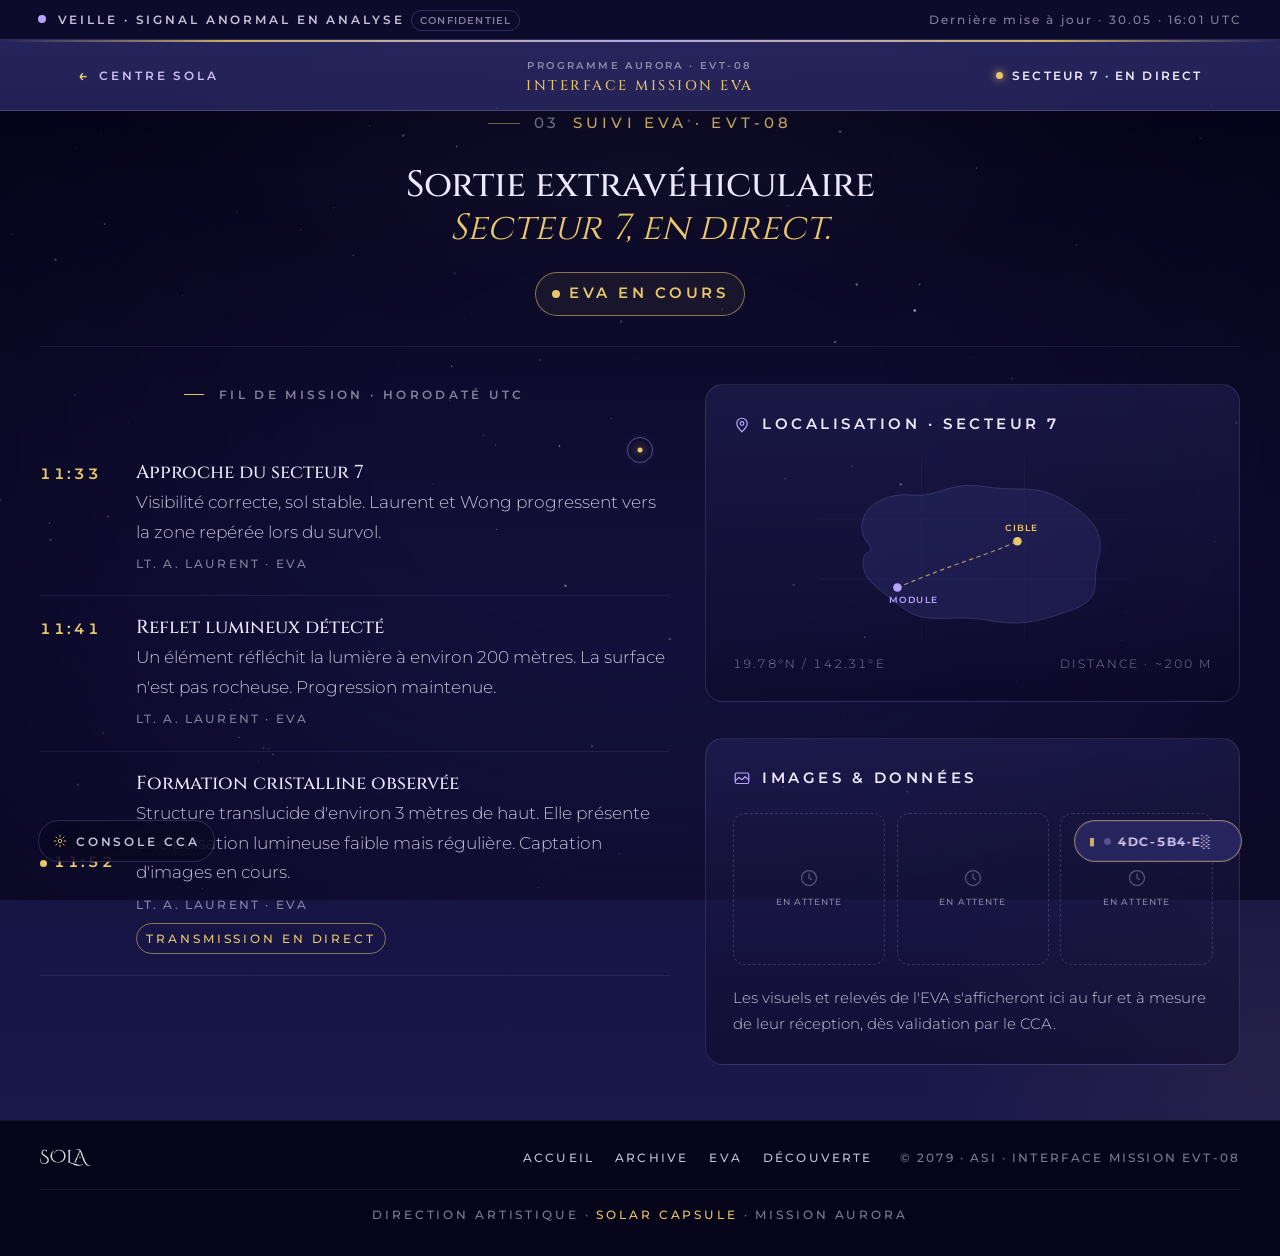
<file: eva.html>
<!DOCTYPE html>
<html lang="fr">
<head>
<meta charset="UTF-8">
<meta name="viewport" content="width=device-width, initial-scale=1.0">
<title>SOLA · Suivi EVA en direct · Secteur 7</title>
<meta name="description" content="Tableau de bord EVA en direct — Sortie extravéhiculaire secteur 7, Kepler-452c. Programme AURORA · EVT-08.">
<meta name="theme-color" content="#292762">
<link rel="canonical" href="https://rahnya.github.io/aurora-sola/eva.html">
<link rel="preconnect" href="https://fonts.googleapis.com">
<link rel="preconnect" href="https://fonts.gstatic.com" crossorigin>
<link rel="icon" href="data:image/svg+xml,%3Csvg xmlns='http://www.w3.org/2000/svg' viewBox='0 0 32 32'%3E%3Crect width='32' height='32' rx='7' fill='%23292762'/%3E%3Ccircle cx='16' cy='16' r='9' fill='none' stroke='%23C9BEF8' stroke-width='1' opacity='.65'/%3E%3Cpath d='M16 7 L17 13 L23 16 L17 19 L16 25 L15 19 L9 16 L15 13 Z' fill='%23E8C76A'/%3E%3C/svg%3E">
<link href="https://fonts.googleapis.com/css2?family=Cinzel:wght@400;500;600&family=Montserrat:wght@200;300;400;500;600&display=swap" rel="stylesheet">
<link rel="stylesheet" href="assets/css/variables.css">
<link rel="stylesheet" href="assets/css/base.css">
<link rel="stylesheet" href="assets/css/main.css">
<link rel="stylesheet" href="assets/css/eva.css">
<link rel="stylesheet" href="assets/css/eva-page.css">
<link rel="stylesheet" href="assets/css/systems.css">
<link rel="stylesheet" href="assets/css/footer.css">
<link rel="stylesheet" href="assets/css/responsive.css">
<link rel="stylesheet" href="assets/css/cursor.css">
<link rel="stylesheet" href="assets/css/polish.css?v=polish1">
</head>
<body class="page-eva is-intro-done" data-alert="confidential" data-eva="live">
<div class="site-cursor" id="siteCursor" aria-hidden="true"><span class="site-cursor__ring"></span><span class="site-cursor__dot"></span></div>
<a href="#eva-main" class="skip-link">Aller au suivi EVA</a>
<div class="scroll-progress" id="scrollProgress" aria-hidden="true"></div>

<div class="sysbar" id="systemBar" role="region" aria-label="État des systèmes">
  <div class="sysbar__band sysbar__alert">
    <span class="sysbar__dot"></span>
    <span class="conf-only">Veille · signal anormal en analyse<span class="conf-tag">Confidentiel</span></span>
    <span class="public-only">Alerte · signal anormal détecté — Vallée d'Aurelia, secteur 7</span>
    <span class="sysbar__update">Dernière mise à jour · 30.05 · 16:01 UTC</span>
    <a href="index.html#discovery" class="sysbar__cta public-only">En savoir plus</a>
  </div>
  <div class="sysbar__band sysbar__degraded">
    <span class="sysbar__dot"></span>
    <span class="sysbar__degraded-tag">Liaison dégradée</span>
    <span class="sysbar__degraded-main">Communications dégradées · Tempête solaire M4</span>
    <span class="sysbar__sep" aria-hidden="true"></span>
    <span class="sysbar__degraded-stat" data-degrade-corrupt>Débit 10 %</span>
    <span class="sysbar__update sysbar__degraded-meta" data-degrade-corrupt>Protocole COM-DEGRAD actif</span>
  </div>
</div>

<div class="degrade-fx" aria-hidden="true">
  <canvas class="degrade-fx__canvas" id="degradeVhsCanvas"></canvas>
  <div class="degrade-fx__tint"></div>
  <div class="degrade-fx__chroma degrade-fx__chroma--red"></div>
  <div class="degrade-fx__chroma degrade-fx__chroma--cyan"></div>
  <div class="degrade-fx__noise"></div>
  <div class="degrade-fx__scan"></div>
  <div class="degrade-fx__bands" aria-hidden="true">
    <i class="degrade-fx__band"></i><i class="degrade-fx__band"></i><i class="degrade-fx__band"></i>
    <i class="degrade-fx__band"></i><i class="degrade-fx__band"></i><i class="degrade-fx__band"></i>
    <i class="degrade-fx__band"></i><i class="degrade-fx__band"></i><i class="degrade-fx__band"></i><i class="degrade-fx__band"></i>
  </div>
  <div class="degrade-fx__vignette"></div>
</div>

<div class="atmosphere"><canvas class="atmosphere__stars" id="starfield"></canvas><div class="atmosphere__vignette"></div></div>

<header class="eva-header" id="evaHeader" role="banner" data-component="eva-header">
  <div class="eva-header__track" aria-hidden="true"></div>
  <div class="eva-header__inner">
    <a href="index.html" class="eva-header__exit" aria-label="Retour au centre SOLA">
      <span class="eva-header__exit-icon" aria-hidden="true">←</span>
      <span class="eva-header__exit-text">Centre SOLA</span>
    </a>
    <div class="eva-header__mission">
      <p class="eva-header__kicker">Programme Aurora · EVT-08</p>
      <p class="eva-header__label">Interface mission EVA</p>
    </div>
    <div class="eva-header__live">
      <span class="eva-header__pulse" aria-hidden="true"></span>
      <span class="eva-header__live-text" data-degrade-corrupt data-degrade-alt="Liaison instable">Secteur 7 · en direct</span>
    </div>
  </div>
</header>

<main class="eva-page" id="eva-main">

  <section class="eva" data-component="eva-live">
    <div class="eva__container">
      <header class="eva__head reveal">
        <div>
          <div class="eyebrow"><span class="num">03</span><span>Suivi EVA · EVT-08</span></div>
          <h1 class="eva__title">Sortie extravéhiculaire<br><em>Secteur 7, en direct.</em></h1>
        </div>
        <span class="eva__status">
          <span class="eva__status-dot"></span>
          <span class="live">EVA en cours</span><span class="done">EVA terminée</span>
        </span>
      </header>

      <div class="eva__grid">
        <div class="eva__feed reveal reveal--d1">
          <div class="eva__block-label">Fil de mission · horodaté UTC</div>
          <div class="efeed">
            <div class="efeed__item">
              <div class="efeed__time">11:33</div>
              <div class="efeed__body">
                <h4>Approche du secteur 7</h4>
                <p>Visibilité correcte, sol stable. Laurent et Wong progressent vers la zone repérée lors du survol.</p>
                <span class="efeed__author">Lt. A. Laurent · EVA</span>
              </div>
            </div>
            <div class="efeed__item">
              <div class="efeed__time">11:41</div>
              <div class="efeed__body">
                <h4>Reflet lumineux détecté</h4>
                <p>Un élément réfléchit la lumière à environ 200 mètres. La surface n'est pas rocheuse. Progression maintenue.</p>
                <span class="efeed__author">Lt. A. Laurent · EVA</span>
              </div>
            </div>
            <div class="efeed__item efeed__item--live">
              <div class="efeed__time">11:52</div>
              <div class="efeed__body">
                <h4>Formation cristalline observée</h4>
                <p>Structure translucide d'environ 3 mètres de haut. Elle présente une pulsation lumineuse faible mais régulière. Captation d'images en cours.</p>
                <span class="efeed__author">Lt. A. Laurent · EVA</span>
                <span class="efeed__tag">Transmission en direct</span>
              </div>
            </div>
          </div>
        </div>

        <div class="eva__side">
          <article class="epanel reveal reveal--d2">
            <div class="epanel__head">
              <svg viewBox="0 0 24 24" fill="none" stroke="currentColor" stroke-width="1.6" stroke-linecap="round" stroke-linejoin="round"><path d="M12 21s7-6.4 7-11a7 7 0 1 0-14 0c0 4.6 7 11 7 11Z"/><circle cx="12" cy="10" r="2.5"/></svg>
              <span class="epanel__heading">Localisation · Secteur 7</span>
            </div>
            <svg class="emap" viewBox="0 0 360 210" role="img" aria-label="Carte du secteur 7 et progression de l'EVA">
              <line class="emap__grid" x1="0" y1="70" x2="360" y2="70"/>
              <line class="emap__grid" x1="0" y1="140" x2="360" y2="140"/>
              <line class="emap__grid" x1="120" y1="0" x2="120" y2="210"/>
              <line class="emap__grid" x1="240" y1="0" x2="240" y2="210"/>
              <path class="emap__blob" d="M55,95 C38,66 70,38 108,42 C140,45 152,26 192,32 C236,39 252,28 286,48 C318,67 336,86 326,118 C318,144 334,162 296,176 C258,189 238,196 196,188 C152,180 124,196 96,172 C70,150 50,142 52,118 C53,104 70,112 55,95 Z"/>
              <path class="emap__path" d="M92,150 Q140,130 175,118 T232,96"/>
              <circle class="emap__base" cx="92" cy="150" r="5"/>
              <circle class="emap__ring" cx="232" cy="96" r="5"/>
              <circle class="emap__target" cx="232" cy="96" r="5"/>
              <text class="emap__label base" x="82" y="168">Module</text>
              <text class="emap__label target" x="218" y="84">Cible</text>
            </svg>
            <div class="emap__coords"><span>19.78°N / 142.31°E</span><span>Distance · ~200 m</span></div>
          </article>

          <article class="epanel reveal reveal--d3">
            <div class="epanel__head">
              <svg viewBox="0 0 24 24" fill="none" stroke="currentColor" stroke-width="1.6" stroke-linecap="round" stroke-linejoin="round"><rect x="3" y="4" width="18" height="14" rx="2"/><path d="m3 14 5-4 4 3 4-4 5 4"/></svg>
              <span class="epanel__heading">Images &amp; données</span>
            </div>
            <div class="edata">
              <div class="edata__slot"><svg viewBox="0 0 24 24" fill="none" stroke="currentColor" stroke-width="1.5"><circle cx="12" cy="12" r="9"/><path d="M12 7v5l3 2" stroke-linecap="round"/></svg><span>En attente</span></div>
              <div class="edata__slot"><svg viewBox="0 0 24 24" fill="none" stroke="currentColor" stroke-width="1.5"><circle cx="12" cy="12" r="9"/><path d="M12 7v5l3 2" stroke-linecap="round"/></svg><span>En attente</span></div>
              <div class="edata__slot"><svg viewBox="0 0 24 24" fill="none" stroke="currentColor" stroke-width="1.5"><circle cx="12" cy="12" r="9"/><path d="M12 7v5l3 2" stroke-linecap="round"/></svg><span>En attente</span></div>
            </div>
            <p class="edata__note">Les visuels et relevés de l'EVA s'afficheront ici au fur et à mesure de leur réception, dès validation par le CCA.</p>
          </article>
        </div>
      </div>
    </div>
  </section>
</main>

<footer class="site-footer" data-component="site-footer">
  <div class="site-footer__wrap">
    <div class="site-footer__inner">
      <a href="index.html" class="site-footer__logo-link" aria-label="SOLA - Accueil">
        <img src="assets/images/sola-logo.png" alt="SOLA" class="site-footer__logo" width="110" height="37">
      </a>
      <div class="site-footer__end">
        <nav class="site-footer__nav" aria-label="Navigation pied de page">
          <a href="index.html">Accueil</a>
          <a href="index.html#gallery">Archive</a>
          <a href="eva.html" aria-current="page">EVA</a>
          <a href="index.html#discovery">Découverte</a>
        </nav>
        <span class="site-footer__meta">© 2079 · ASI · Interface mission EVT-08</span>
      </div>
    </div>
    <p class="site-footer__credit">Direction artistique · <span>Solar Capsule</span> · Mission Aurora</p>
  </div>
</footer>

<button class="deg-toggle deg-toggle--locked" id="degToggle" type="button" role="switch"
  aria-pressed="false" aria-label="Déverrouiller le protocole COM-DEGRAD · tempête solaire">
  <span class="deg-toggle__cipher" aria-hidden="true">▮</span>
  <span class="deg-toggle__dot" aria-hidden="true"></span>
  <span class="deg-toggle__label" aria-hidden="true"></span>
</button>

<div class="cca-console" id="ccaConsole">
  <div class="cca-console__panel" role="dialog" aria-label="Console CCA">
    <div class="cca-console__head">Console CCA · démonstration</div>
    <div class="cca-field">
      <div class="cca-field__label"><span>État d'alerte · signal</span></div>
      <div class="cca-seg" id="ccaAlert">
        <button data-val="off">Inactif</button>
        <button data-val="confidential">Confidentiel</button>
        <button data-val="public">Public</button>
      </div>
    </div>
    <div class="cca-field">
      <div class="cca-field__label"><span>Statut EVA · secteur 7</span></div>
      <div class="cca-seg" id="ccaEva">
        <button data-val="live">En cours</button>
        <button data-val="done">Terminée</button>
      </div>
    </div>
    <p class="cca-console__note">Contrôles de démonstration : alerte signal et suivi EVA en temps réel.</p>
  </div>
  <button class="cca-console__toggle" id="ccaConsoleToggle" aria-expanded="false">
    <svg viewBox="0 0 24 24" fill="none" stroke="currentColor" stroke-width="1.6"><circle cx="12" cy="12" r="3"/><path d="M12 2v3M12 19v3M2 12h3M19 12h3M5 5l2 2M17 17l2 2M19 5l-2 2M7 17l-2 2" stroke-linecap="round"/></svg>
    Console CCA
  </button>
</div>

<script src="assets/js/starfield.js"></script>
<script src="assets/js/reveal.js"></script>
<script src="assets/js/degrade-vhs.js"></script>
<script src="assets/js/systems.js"></script>
<script src="assets/js/cursor.js"></script>
<script src="assets/js/eva-page.js"></script>
</body>
</html>
</file>
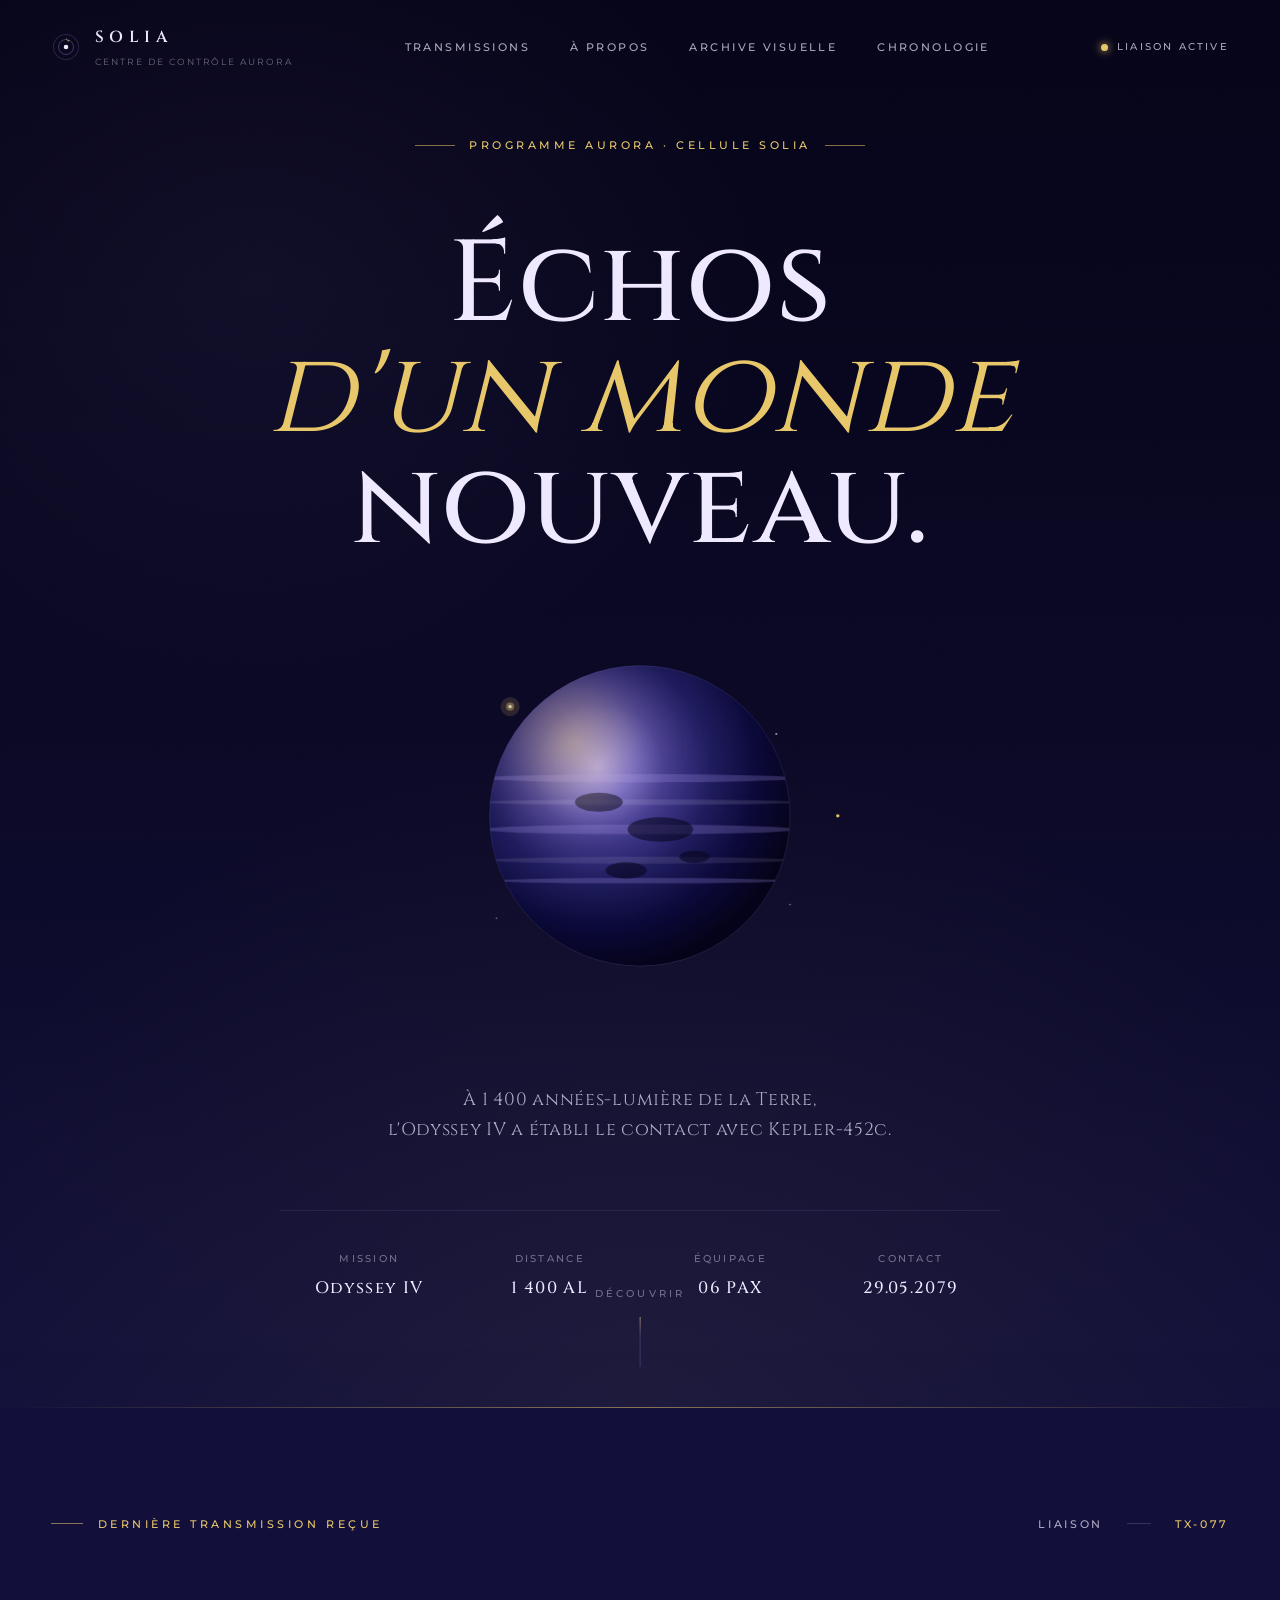
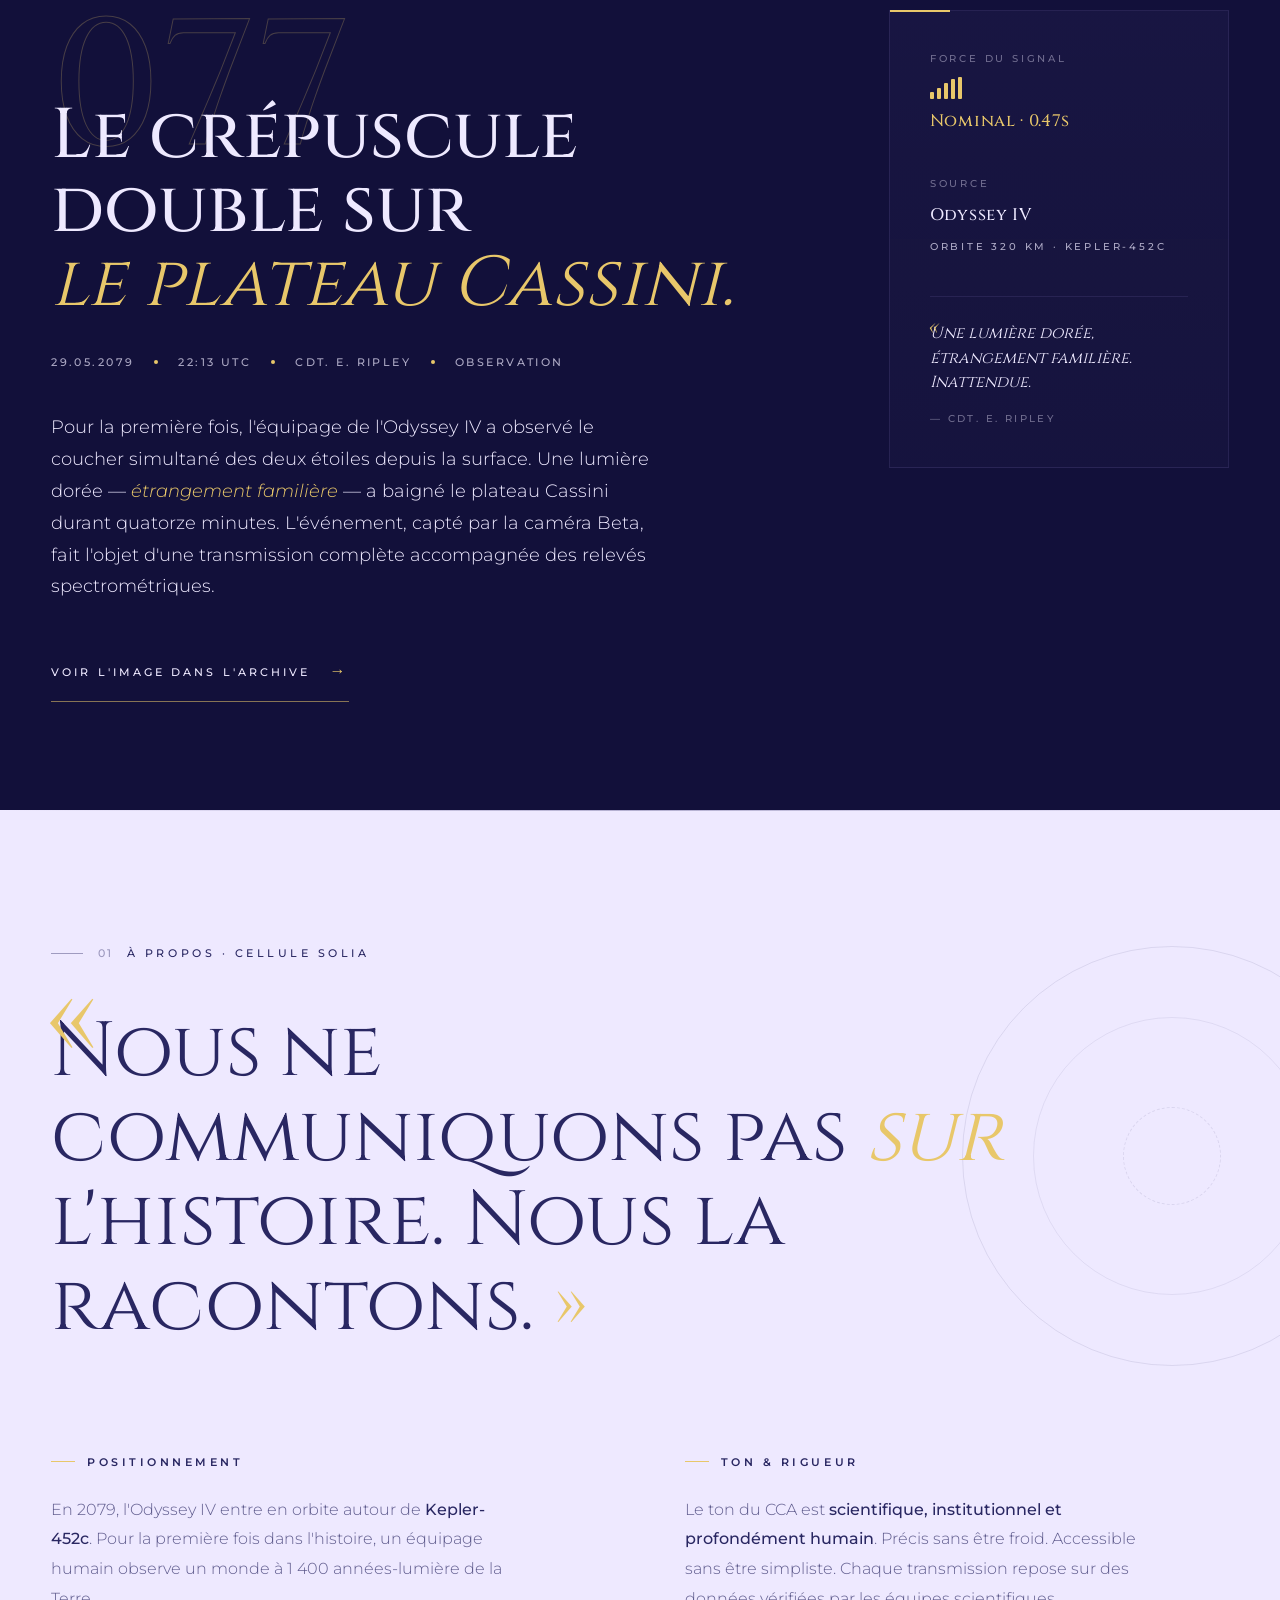
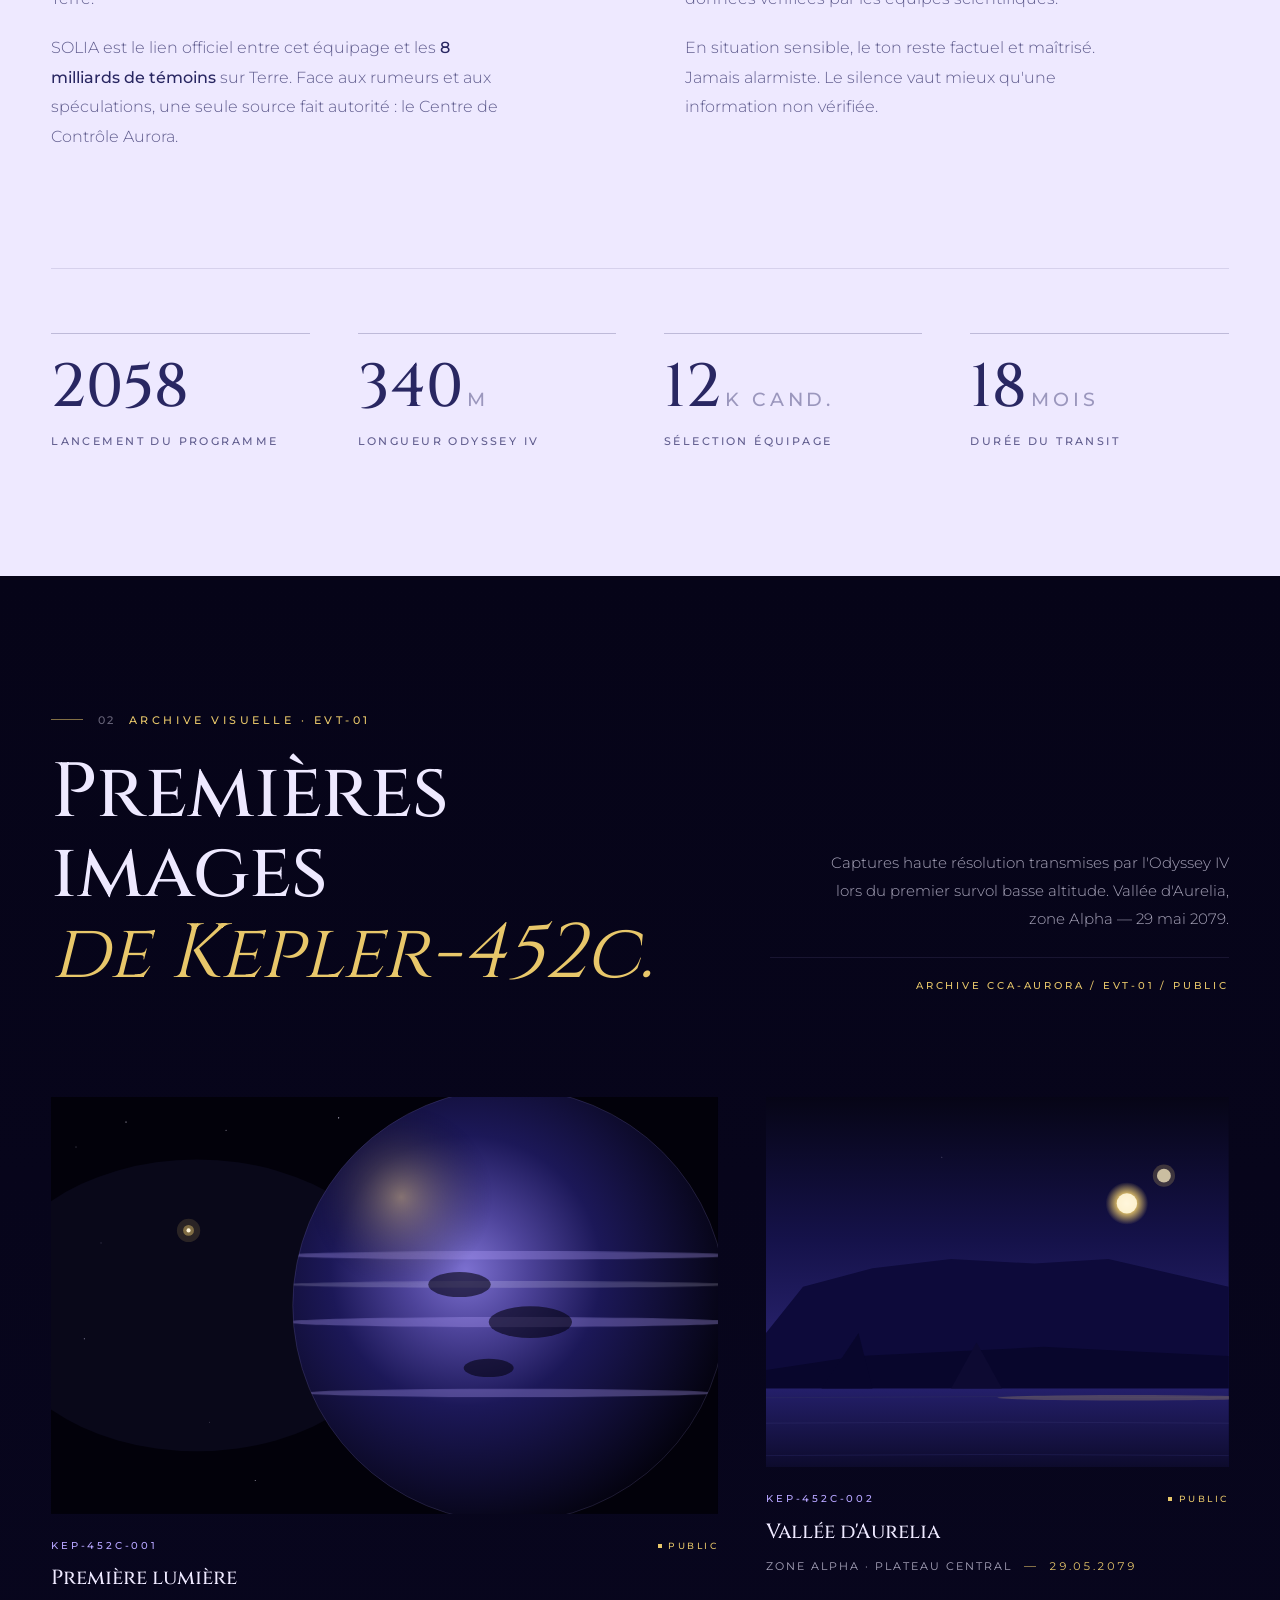
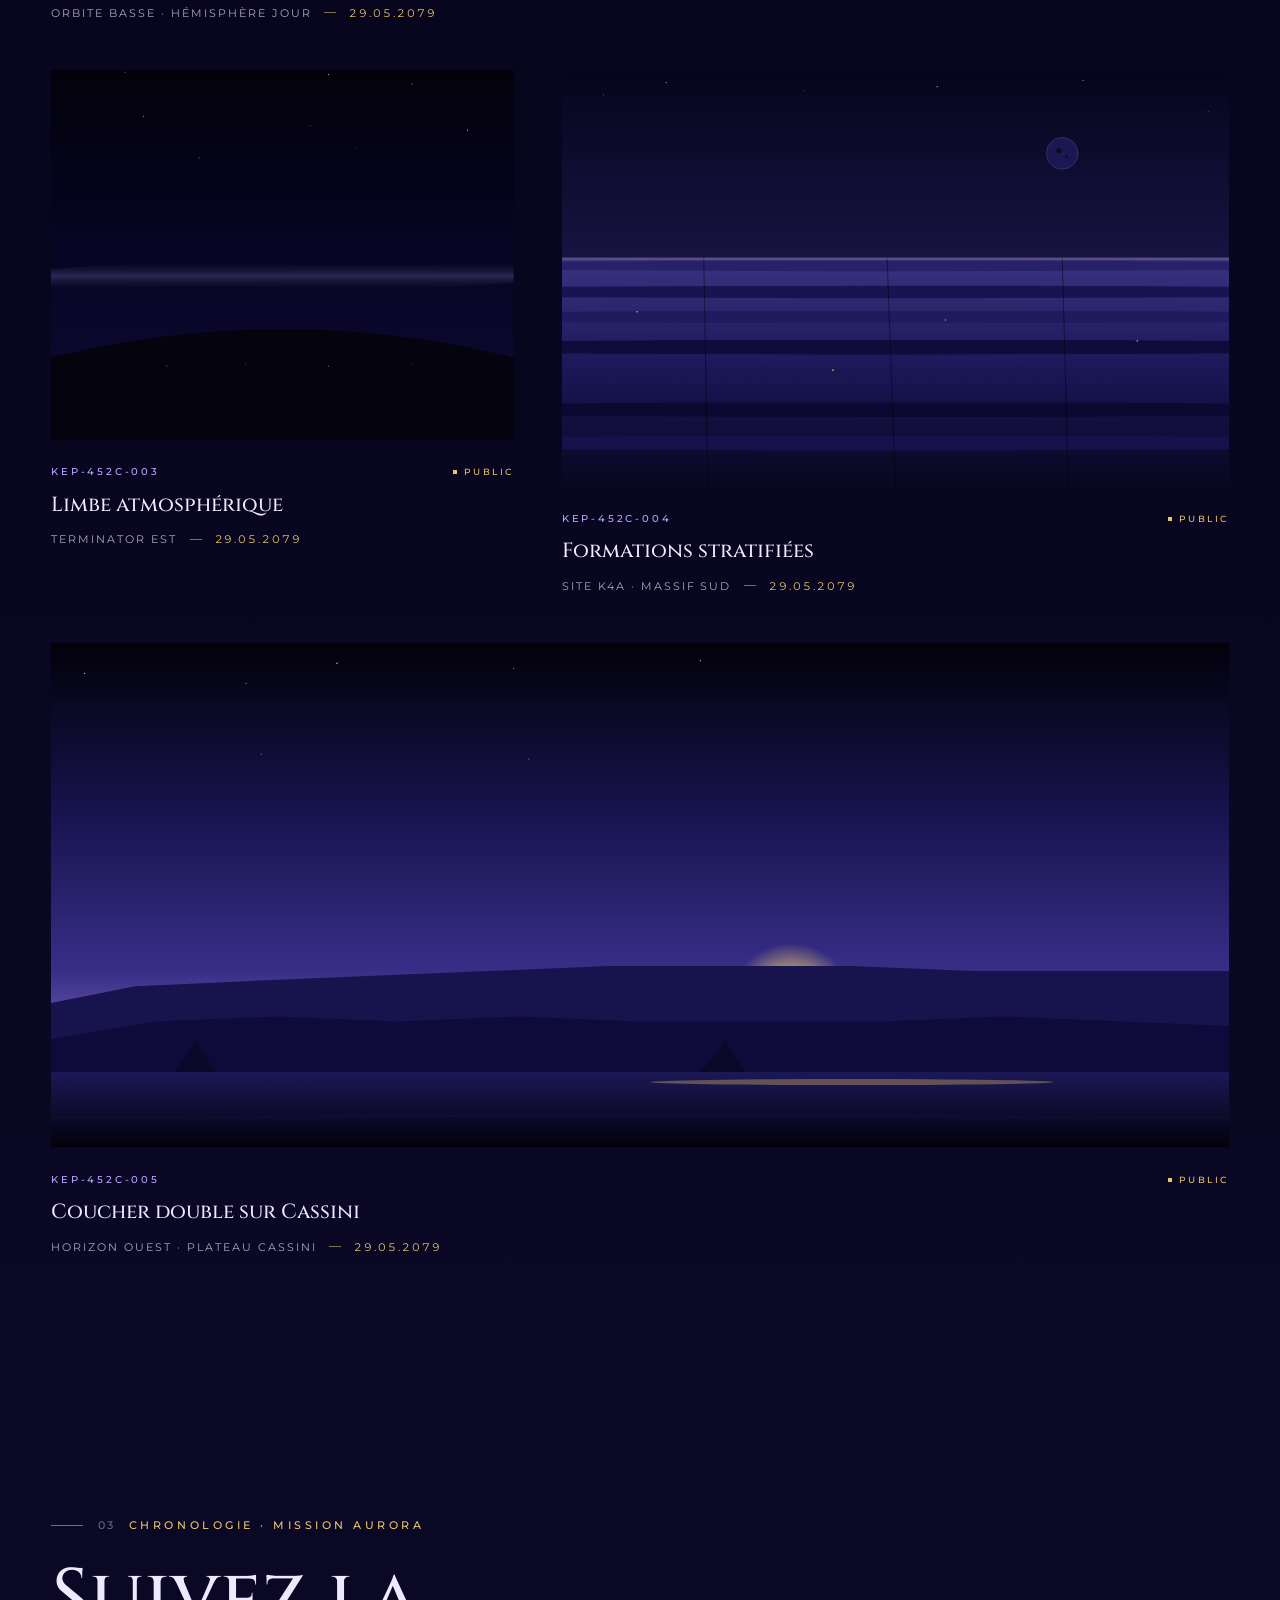
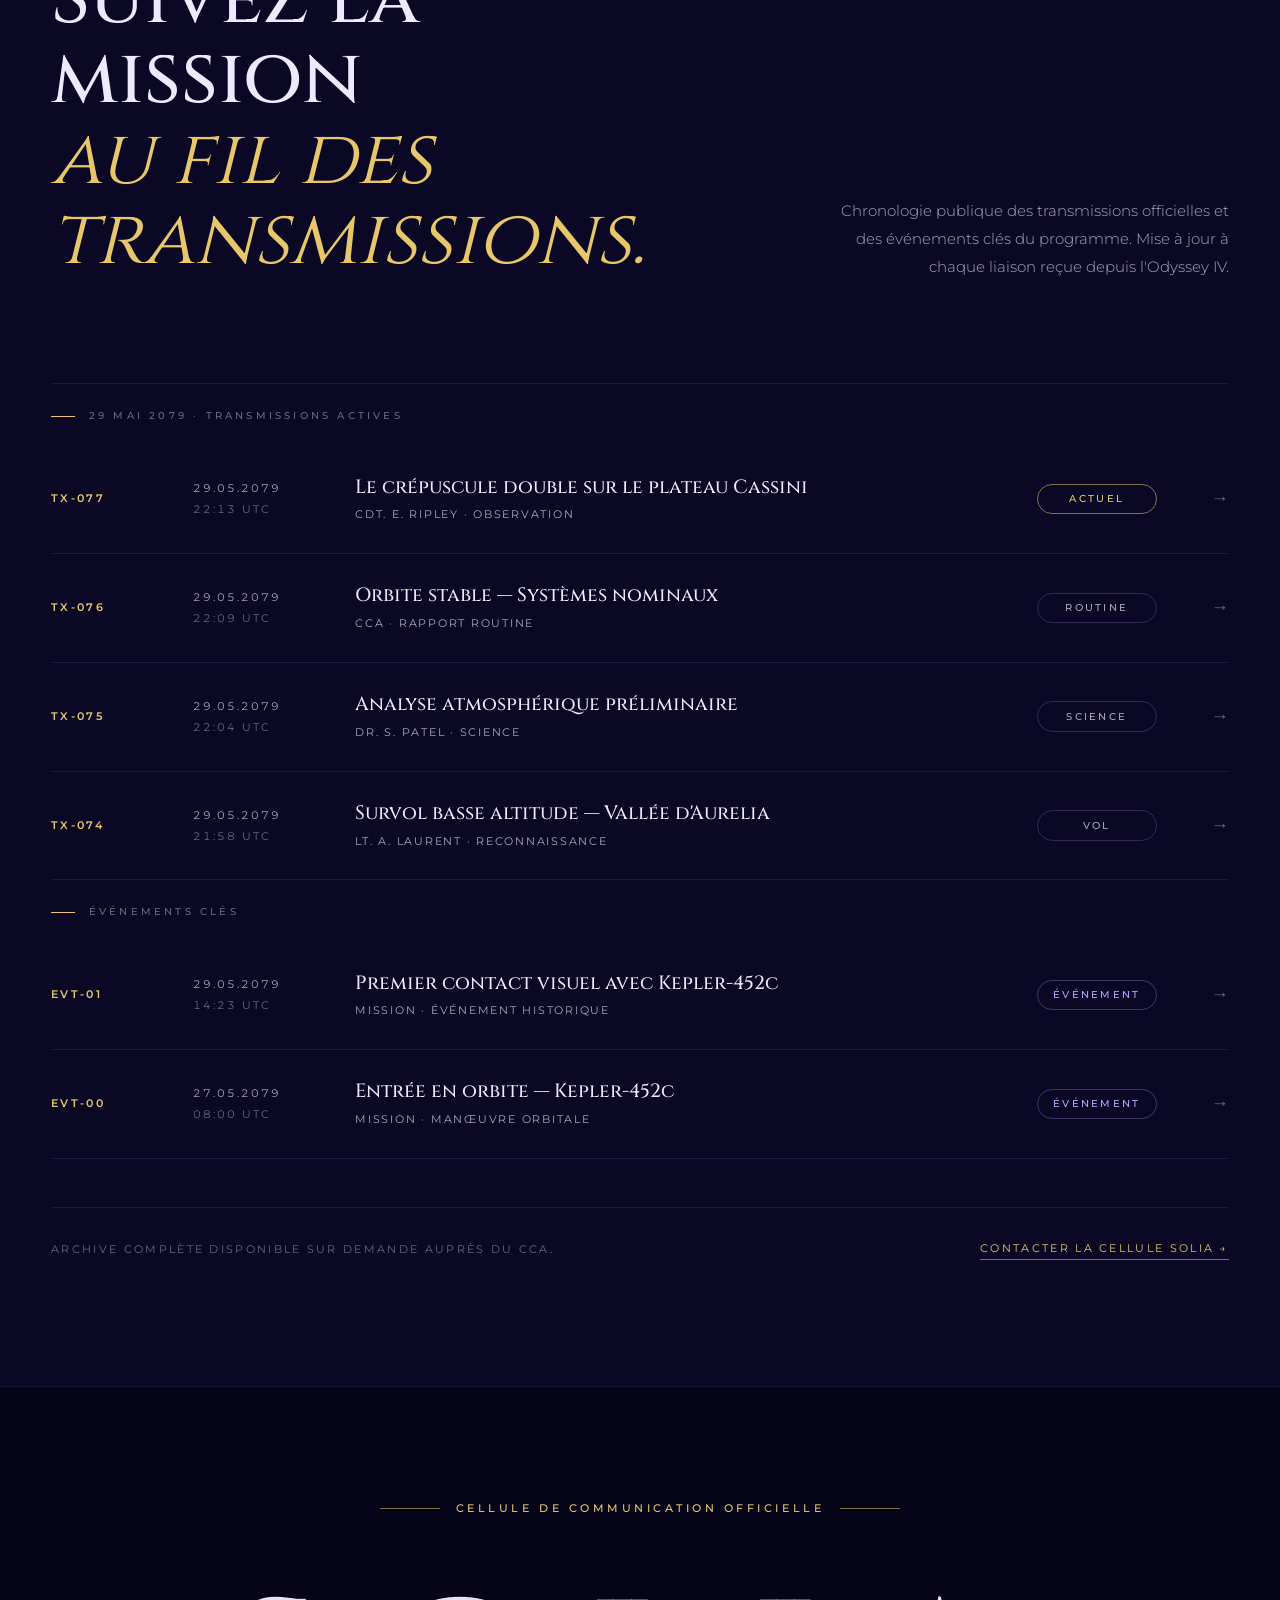
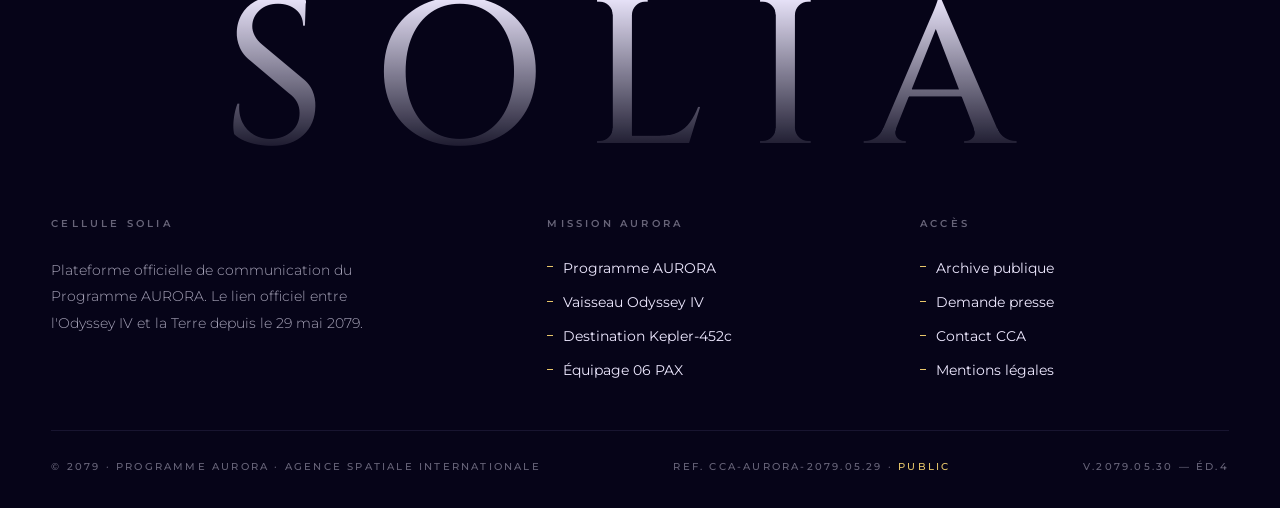
<file: index-4.html>
<!DOCTYPE html>
<html lang="fr">
<head>
<meta charset="UTF-8">
<meta name="viewport" content="width=device-width, initial-scale=1.0">
<title>SOLIA — Centre de Contrôle Aurora / Odyssey IV / Kepler-452c</title>
<meta name="description" content="Plateforme officielle de communication du Programme AURORA. Cellule SOLIA. Liaison Odyssey IV — Kepler-452c.">
<link rel="preconnect" href="https://fonts.googleapis.com">
<link rel="preconnect" href="https://fonts.gstatic.com" crossorigin>
<link href="https://fonts.googleapis.com/css2?family=Cinzel:wght@400;500;600&family=Montserrat:wght@200;300;400;500;600&display=swap" rel="stylesheet">
<style>
/* ═══════════════════════════════════════════════
   §1 — DESIGN TOKENS
   ═══════════════════════════════════════════════ */
:root {
  --c-lavender:#EEE9FF;--c-lavender-mid:#B6A5FF;--c-navy:#292762;--c-gold:#E8C76A;
  --c-void:#060418;--c-deep:#0a0824;--c-deep-warm:#12103a;--c-navy-soft:#1c1a4f;
  --t-on-dark:var(--c-lavender);--t-on-dark-mid:rgba(238,233,255,0.70);--t-on-dark-low:rgba(238,233,255,0.42);
  --t-on-light:var(--c-navy);--t-on-light-mid:rgba(41,39,98,0.72);--t-on-light-low:rgba(41,39,98,0.42);
  --line-dark:rgba(182,165,255,0.10);--line-dark-2:rgba(182,165,255,0.22);
  --line-light:rgba(41,39,98,0.12);--line-light-2:rgba(41,39,98,0.24);
  --line-gold:rgba(232,199,106,0.55);
  --ff-display:'Cinzel','Times New Roman',serif;--ff-body:'Montserrat',system-ui,sans-serif;
  --ease-out:cubic-bezier(0.16,1,0.3,1);--ease-in-out:cubic-bezier(0.65,0,0.35,1);
  --container:1320px;--gutter:clamp(1.25rem,4vw,4rem);
}

/* ═══════════════════════════════════════════════
   §2 — BASE & UTILITIES
   ═══════════════════════════════════════════════ */
*,*::before,*::after{box-sizing:border-box;margin:0;padding:0}
html{scroll-behavior:smooth;-webkit-font-smoothing:antialiased}
body{background:var(--c-void);color:var(--t-on-dark);font-family:var(--ff-body);font-weight:300;font-size:16px;line-height:1.65;overflow-x:hidden;opacity:0;animation:pageIn 1.4s .1s var(--ease-out) forwards;-webkit-tap-highlight-color:transparent}
body.is-locked{overflow:hidden}
@keyframes pageIn{to{opacity:1}}
img,svg{display:block;max-width:100%}
button{font:inherit;background:0;border:0;cursor:pointer;color:inherit}
a{color:inherit;text-decoration:none}
::selection{background:var(--c-gold);color:var(--c-void)}
.container{width:100%;max-width:var(--container);margin:0 auto;padding:0 var(--gutter)}
.reveal{opacity:0;transform:translateY(32px);transition:opacity 1.2s var(--ease-out),transform 1.2s var(--ease-out)}
.reveal.is-visible{opacity:1;transform:translateY(0)}
.reveal--d1{transition-delay:.08s}.reveal--d2{transition-delay:.16s}.reveal--d3{transition-delay:.24s}
.eyebrow{font-family:var(--ff-body);font-size:11px;font-weight:500;letter-spacing:.32em;text-transform:uppercase;color:var(--c-gold);display:inline-flex;align-items:center;gap:.9rem}
.eyebrow::before{content:'';width:32px;height:1px;background:var(--line-gold)}
.eyebrow .num{color:var(--t-on-dark-low);letter-spacing:.18em}
.eyebrow--light{color:var(--c-navy)}.eyebrow--light::before{background:rgba(41,39,98,.4)}.eyebrow--light .num{color:var(--t-on-light-low)}

/* ═══════════════════════════════════════════════
   §3 — ATMOSPHERE
   ═══════════════════════════════════════════════ */
.atmosphere{position:fixed;inset:0;z-index:0;pointer-events:none}
.atmosphere__stars{position:absolute;inset:0;width:100%;height:100%}
.atmosphere__vignette{position:absolute;inset:0;background:radial-gradient(ellipse at center,transparent 30%,rgba(6,4,24,.7) 100%)}
.atmosphere__grain{position:fixed;inset:-50%;width:200%;height:200%;z-index:90;pointer-events:none;opacity:.05;mix-blend-mode:overlay;background-image:url("data:image/svg+xml,%3Csvg xmlns='http://www.w3.org/2000/svg' viewBox='0 0 240 240'%3E%3Cfilter id='n'%3E%3CfeTurbulence type='fractalNoise' baseFrequency='0.92' numOctaves='3' stitchTiles='stitch'/%3E%3CfeColorMatrix values='0 0 0 0 1 0 0 0 0 1 0 0 0 0 1 0 0 0 0.42 0'/%3E%3C/filter%3E%3Crect width='100%25' height='100%25' filter='url(%23n)'/%3E%3C/svg%3E");animation:grain 8s steps(8) infinite}
@keyframes grain{0%,100%{transform:translate(0,0)}10%{transform:translate(-2%,-3%)}30%{transform:translate(2%,-4%)}50%{transform:translate(-4%,2%)}70%{transform:translate(0,3%)}90%{transform:translate(2%,4%)}}

/* ═══════════════════════════════════════════════
   §4 — HEADER
   ═══════════════════════════════════════════════ */
.header{position:fixed;top:0;left:0;right:0;z-index:80;padding:1.5rem var(--gutter);display:flex;align-items:center;justify-content:space-between;gap:2rem;transition:background .5s,backdrop-filter .5s,border-color .5s;border-bottom:1px solid transparent}
.header.is-scrolled{background:rgba(6,4,24,.78);backdrop-filter:blur(20px);-webkit-backdrop-filter:blur(20px);border-bottom-color:var(--line-dark);padding-top:1.1rem;padding-bottom:1.1rem}
.header__brand{display:flex;align-items:center;gap:.85rem;flex-shrink:0}
.header__mark{width:30px;height:30px;flex-shrink:0}
.header__mark svg{width:100%;height:100%}
.header__name{font-family:var(--ff-display);font-size:16px;font-weight:600;letter-spacing:.34em;color:var(--c-lavender)}
.header__sub{font-size:9px;font-weight:400;letter-spacing:.22em;text-transform:uppercase;color:var(--t-on-dark-low);margin-top:5px}
.header__nav{display:flex;gap:2.5rem}
.header__nav a{font-size:11px;font-weight:500;letter-spacing:.22em;text-transform:uppercase;color:var(--t-on-dark-mid);position:relative;padding:.5rem 0;transition:color .3s}
.header__nav a::after{content:'';position:absolute;bottom:-2px;left:50%;width:0;height:1px;background:var(--c-gold);transition:width .4s var(--ease-out),left .4s var(--ease-out)}
.header__nav a:hover{color:var(--c-lavender)}
.header__nav a:hover::after{width:100%;left:0}
.header__status{display:flex;align-items:center;gap:.55rem;font-size:10px;font-weight:500;letter-spacing:.22em;text-transform:uppercase;color:var(--t-on-dark-mid);flex-shrink:0}
.header__pulse{width:7px;height:7px;background:var(--c-gold);border-radius:50%;box-shadow:0 0 8px var(--c-gold);animation:pulse 1.8s ease-out infinite}
@keyframes pulse{0%{box-shadow:0 0 8px var(--c-gold),0 0 0 0 rgba(232,199,106,.5)}70%{box-shadow:0 0 8px var(--c-gold),0 0 0 8px rgba(232,199,106,0)}100%{box-shadow:0 0 8px var(--c-gold),0 0 0 0 rgba(232,199,106,0)}}

/* ═══════════════════════════════════════════════
   §5 — HERO
   ═══════════════════════════════════════════════ */
.hero{position:relative;min-height:100vh;display:flex;align-items:center;justify-content:center;padding:8rem var(--gutter) 6rem;overflow:hidden;background:radial-gradient(ellipse 100% 80% at 50% 100%,rgba(232,199,106,.06) 0%,transparent 60%),radial-gradient(ellipse 80% 60% at 20% 20%,rgba(182,165,255,.05) 0%,transparent 50%),linear-gradient(180deg,var(--c-void),var(--c-deep) 50%,var(--c-deep-warm));z-index:2}
.hero__container{position:relative;width:100%;max-width:1100px;text-align:center;z-index:2}
.hero__eyebrow{display:inline-flex;align-items:center;gap:.9rem;font-size:11px;font-weight:500;letter-spacing:.32em;text-transform:uppercase;color:var(--c-gold);margin-bottom:clamp(3rem,6vw,5rem);opacity:0;animation:heroFade 1s .4s var(--ease-out) forwards}
.hero__eyebrow::before,.hero__eyebrow::after{content:'';width:40px;height:1px;background:var(--line-gold)}
.hero__title{font-family:var(--ff-display);font-weight:500;font-size:clamp(3.2rem,9vw,7.5rem);line-height:.96;letter-spacing:.01em;color:var(--c-lavender);margin-bottom:clamp(2rem,4vw,3rem)}
.hero__title-line{display:block;opacity:0;transform:translateY(40px);animation:heroLine 1.2s var(--ease-out) forwards}
.hero__title-line:nth-child(1){animation-delay:.5s}
.hero__title-line:nth-child(2){animation-delay:.65s}
.hero__title-line:nth-child(3){animation-delay:.8s}
.hero__title-line--accent{color:var(--c-gold);font-style:italic;font-weight:400}
@keyframes heroLine{to{opacity:1;transform:translateY(0)}}
@keyframes heroFade{to{opacity:1}}
.hero__visual{position:relative;width:clamp(260px,32vw,440px);margin:0 auto clamp(2.5rem,5vw,4rem);aspect-ratio:1;opacity:0;animation:heroPlanet 1.6s .7s var(--ease-out) forwards}
.hero__visual svg{width:100%;height:100%}
@keyframes heroPlanet{from{opacity:0;transform:scale(.94)}to{opacity:1;transform:scale(1)}}
.hero__planet-spin{transform-origin:300px 300px;animation:orbitDrift 60s linear infinite}
@keyframes orbitDrift{to{transform:rotate(360deg)}}
.hero__lead{font-family:var(--ff-display);font-weight:400;font-size:clamp(1rem,1.4vw,1.25rem);line-height:1.7;letter-spacing:.04em;color:var(--t-on-dark-mid);max-width:560px;margin:0 auto clamp(3rem,5vw,4.5rem);opacity:0;animation:heroFade 1s .95s var(--ease-out) forwards}
.hero__meta{display:grid;grid-template-columns:repeat(4,minmax(0,1fr));gap:2px;max-width:720px;margin:0 auto;padding-top:2rem;border-top:1px solid var(--line-dark);opacity:0;animation:heroFade 1s 1.1s var(--ease-out) forwards}
.hero__meta-item{text-align:center;padding:.5rem .75rem}
.hero__meta-label{font-size:9.5px;font-weight:500;letter-spacing:.24em;text-transform:uppercase;color:var(--t-on-dark-low);margin-bottom:.55rem}
.hero__meta-value{font-family:var(--ff-display);font-size:clamp(.95rem,1.3vw,1.15rem);font-weight:500;letter-spacing:.08em;color:var(--c-lavender);font-variant-numeric:tabular-nums}
.hero__scroll{position:absolute;bottom:2.5rem;left:50%;transform:translateX(-50%);display:flex;flex-direction:column;align-items:center;gap:.85rem;font-size:10px;font-weight:500;letter-spacing:.32em;text-transform:uppercase;color:var(--t-on-dark-low);z-index:3;transition:color .3s;opacity:0;animation:heroFade 1s 1.5s var(--ease-out) forwards}
.hero__scroll:hover{color:var(--c-lavender)}
.hero__scroll-line{width:1px;height:50px;background:var(--line-dark-2);position:relative;overflow:hidden}
.hero__scroll-line::after{content:'';position:absolute;inset:0 0 auto 0;height:40%;background:linear-gradient(to bottom,var(--c-gold),transparent);animation:scrollLine 2.6s var(--ease-in-out) infinite}
@keyframes scrollLine{0%{transform:translateY(-100%)}100%{transform:translateY(250%)}}

/* ═══════════════════════════════════════════════
   §6 — LATEST TRANSMISSION
   ═══════════════════════════════════════════════ */
.latest{position:relative;background:var(--c-deep-warm);padding:clamp(6rem,12vh,10rem) var(--gutter);z-index:4;overflow:hidden}
.latest::before{content:'';position:absolute;top:0;left:0;right:0;height:1px;background:linear-gradient(to right,transparent,var(--line-gold),transparent)}
.latest__container{max-width:var(--container);margin:0 auto}
.latest__head{display:flex;align-items:center;justify-content:space-between;flex-wrap:wrap;gap:1rem;margin-bottom:clamp(3rem,6vw,5rem)}
.latest__head-meta{display:flex;align-items:center;gap:1.5rem;font-size:11px;font-weight:500;letter-spacing:.24em;text-transform:uppercase;color:var(--t-on-dark-mid)}
.latest__head-meta strong{color:var(--c-gold);font-weight:500}
.latest__head-meta-sep{width:24px;height:1px;background:var(--line-dark-2)}
.latest__grid{display:grid;grid-template-columns:minmax(0,1fr) minmax(0,340px);gap:clamp(2.5rem,6vw,5rem);align-items:start}
.latest__article-num{font-family:var(--ff-display);font-size:clamp(7rem,14vw,13rem);font-weight:500;line-height:.9;color:transparent;-webkit-text-stroke:1px rgba(232,199,106,.25);letter-spacing:.02em;margin-bottom:-.4em;pointer-events:none}
.latest__title{font-family:var(--ff-display);font-weight:500;font-size:clamp(2.2rem,5.5vw,4.5rem);line-height:1.05;color:var(--c-lavender);margin-bottom:2rem}
.latest__title em{font-style:italic;font-weight:400;color:var(--c-gold)}
.latest__byline{display:flex;align-items:center;gap:1.25rem;flex-wrap:wrap;margin-bottom:2.5rem;font-size:11px;font-weight:500;letter-spacing:.22em;text-transform:uppercase;color:var(--t-on-dark-mid)}
.latest__byline-sep{width:4px;height:4px;background:var(--c-gold);border-radius:50%}
.latest__excerpt{font-size:clamp(1.05rem,1.4vw,1.18rem);font-weight:300;line-height:1.78;color:var(--t-on-dark);max-width:620px;margin-bottom:2.5rem}
.latest__excerpt em{color:var(--c-gold);font-style:italic}
.latest__cta{display:inline-flex;align-items:center;gap:1.2rem;font-size:11px;font-weight:500;letter-spacing:.28em;text-transform:uppercase;color:var(--c-lavender);padding:1rem 0;border-bottom:1px solid var(--line-gold);transition:gap .4s var(--ease-out),color .3s}
.latest__cta:hover{gap:1.6rem;color:var(--c-gold)}
.latest__cta-arrow{font-family:var(--ff-display);font-size:16px;color:var(--c-gold)}
.latest__sidebar{display:flex;flex-direction:column;gap:2.5rem;padding:2.5rem;background:linear-gradient(180deg,rgba(182,165,255,.04),rgba(182,165,255,.02));border:1px solid var(--line-dark);position:relative}
.latest__sidebar::before{content:'';position:absolute;top:-1px;left:0;width:60px;height:2px;background:var(--c-gold)}
.latest__sidebar-label{font-size:10px;font-weight:500;letter-spacing:.28em;text-transform:uppercase;color:var(--t-on-dark-low)}
.latest__sidebar-value{font-family:var(--ff-display);font-size:1.05rem;font-weight:500;letter-spacing:.04em;color:var(--c-lavender)}
.latest__signal-bars{display:flex;align-items:flex-end;gap:3px;height:22px}
.latest__signal-bars i{display:block;width:4px;background:var(--c-gold);border-radius:1px}
.latest__signal-bars i:nth-child(1){height:30%}.latest__signal-bars i:nth-child(2){height:50%}.latest__signal-bars i:nth-child(3){height:70%}.latest__signal-bars i:nth-child(4){height:90%}.latest__signal-bars i:nth-child(5){height:100%}
.latest__quote{font-family:var(--ff-display);font-weight:400;font-style:italic;font-size:1rem;line-height:1.55;color:var(--t-on-dark);padding-top:1.5rem;border-top:1px solid var(--line-dark);position:relative}
.latest__quote::before{content:'«';position:absolute;top:.8rem;left:-.2rem;color:var(--c-gold);font-size:1.5rem}
.latest__quote-attr{display:block;margin-top:1rem;font-family:var(--ff-body);font-style:normal;font-size:10px;font-weight:500;letter-spacing:.24em;text-transform:uppercase;color:var(--t-on-dark-low)}

/* ═══════════════════════════════════════════════
   §7 — ABOUT (THÈME CLAIR)
   ═══════════════════════════════════════════════ */
.about{position:relative;background:var(--c-lavender);color:var(--t-on-light);padding:clamp(7rem,14vh,11rem) var(--gutter);z-index:5;overflow:hidden}
.about::before{content:'';position:absolute;top:0;left:0;right:0;height:1px;background:linear-gradient(to right,transparent,rgba(41,39,98,.3),transparent)}
.about__container{max-width:var(--container);margin:0 auto;position:relative}
.about__deco{position:absolute;top:10%;right:-8%;width:420px;height:420px;border-radius:50%;border:1px solid rgba(41,39,98,.10);pointer-events:none}
.about__deco::before{content:'';position:absolute;inset:70px;border-radius:50%;border:1px solid rgba(41,39,98,.08)}
.about__deco::after{content:'';position:absolute;inset:160px;border-radius:50%;border:1px dashed rgba(41,39,98,.10)}
.about__quote{font-family:var(--ff-display);font-weight:400;font-size:clamp(2.2rem,6vw,5rem);line-height:1.1;color:var(--c-navy);max-width:1000px;margin:clamp(2rem,4vw,3rem) 0 clamp(4rem,8vw,6rem);position:relative}
.about__quote::before{content:'«';position:absolute;left:-.05em;top:-.4em;font-size:1.6em;color:var(--c-gold);font-weight:400;line-height:1}
.about__quote em{font-style:italic;color:var(--c-gold)}
.about__quote-end{color:var(--c-gold)}
.about__columns{display:grid;grid-template-columns:1fr 1fr;gap:clamp(2rem,7vw,7rem);margin-bottom:clamp(4rem,8vw,6rem);position:relative;z-index:2}
.about__col-title{font-size:11px;font-weight:600;letter-spacing:.32em;text-transform:uppercase;color:var(--c-navy);margin-bottom:1.5rem;display:inline-flex;align-items:center;gap:.75rem}
.about__col-title::before{content:'';width:24px;height:1px;background:var(--c-gold)}
.about__col p{font-size:1rem;line-height:1.85;color:var(--t-on-light-mid);font-weight:300;margin-bottom:1.25rem;max-width:460px}
.about__col p strong{color:var(--c-navy);font-weight:500}
.about__divider{height:1px;background:var(--line-light);margin-bottom:clamp(3rem,5vw,4rem)}
.about__stats{display:grid;grid-template-columns:repeat(4,1fr);gap:clamp(1.5rem,4vw,3rem);position:relative;z-index:2}
.about__stat{border-top:1px solid var(--line-light-2);padding-top:1.5rem}
.about__stat-num{font-family:var(--ff-display);font-size:clamp(2.5rem,5vw,3.8rem);font-weight:500;line-height:1;color:var(--c-navy);margin-bottom:.85rem;display:flex;align-items:baseline;gap:.25rem;font-variant-numeric:tabular-nums}
.about__stat-num .unit{font-size:.32em;font-family:var(--ff-body);font-weight:500;letter-spacing:.2em;text-transform:uppercase;color:var(--t-on-light-low)}
.about__stat-label{font-size:11px;font-weight:500;letter-spacing:.22em;text-transform:uppercase;color:var(--t-on-light-mid)}

/* ═══════════════════════════════════════════════
   §8 — GALLERY
   ═══════════════════════════════════════════════ */
.gallery{position:relative;background:linear-gradient(180deg,var(--c-void),var(--c-deep));padding:clamp(7rem,14vh,11rem) var(--gutter);z-index:5;overflow:hidden}
.gallery__container{max-width:var(--container);margin:0 auto}
.gallery__head{display:grid;grid-template-columns:minmax(0,1.4fr) minmax(0,1fr);gap:clamp(2rem,6vw,5rem);align-items:end;margin-bottom:clamp(4rem,8vw,7rem)}
.gallery__title{font-family:var(--ff-display);font-weight:500;font-size:clamp(2.4rem,6vw,5rem);line-height:1.05;color:var(--c-lavender);margin-top:1.5rem}
.gallery__title em{font-style:italic;font-weight:400;color:var(--c-gold)}
.gallery__intro{text-align:right}
.gallery__intro p{font-size:.95rem;line-height:1.85;color:var(--t-on-dark-mid);font-weight:300;max-width:400px;margin-left:auto}
.gallery__archive-ref{display:block;margin-top:1.5rem;padding-top:1.25rem;border-top:1px solid var(--line-dark);font-size:10px;font-weight:500;letter-spacing:.28em;text-transform:uppercase;color:var(--c-gold);text-align:right}
.gallery__grid{display:grid;grid-template-columns:repeat(12,1fr);gap:clamp(2rem,4vw,3rem)}
.gallery__plate{cursor:pointer;display:flex;flex-direction:column;gap:1.5rem;position:relative}
.gallery__plate:nth-child(1){grid-column:span 7}.gallery__plate:nth-child(2){grid-column:span 5}
.gallery__plate:nth-child(3){grid-column:span 5}.gallery__plate:nth-child(4){grid-column:span 7}
.gallery__plate:nth-child(5){grid-column:span 12}
.gallery__image{position:relative;overflow:hidden;background:var(--c-void);aspect-ratio:16/10}
.gallery__plate:nth-child(2) .gallery__image,.gallery__plate:nth-child(3) .gallery__image{aspect-ratio:4/3.2}
.gallery__plate:nth-child(5) .gallery__image{aspect-ratio:21/9}
.gallery__plate:hover .gallery__image-frame{transform:scale(1.04)}
.gallery__plate:hover .gallery__caption-id{color:var(--c-gold)}
.gallery__image-frame{position:absolute;inset:0;transition:transform 1.2s var(--ease-out)}
.gallery__image-frame svg{width:100%;height:100%;display:block}
.gallery__image::after{content:'';position:absolute;bottom:0;left:0;width:0;height:1px;background:var(--c-gold);transition:width .6s var(--ease-out);z-index:2}
.gallery__plate:hover .gallery__image::after{width:100%}
.gallery__caption{display:flex;flex-direction:column;gap:.5rem}
.gallery__caption-top{display:flex;align-items:center;justify-content:space-between;gap:1rem;margin-bottom:.25rem}
.gallery__caption-id{font-size:10px;font-weight:500;letter-spacing:.28em;text-transform:uppercase;color:var(--c-lavender-mid);transition:color .3s}
.gallery__caption-class{font-size:9px;font-weight:500;letter-spacing:.28em;text-transform:uppercase;color:var(--c-gold);display:inline-flex;align-items:center;gap:.4rem}
.gallery__caption-class::before{content:'';width:4px;height:4px;background:var(--c-gold)}
.gallery__caption-title{font-family:var(--ff-display);font-size:clamp(1.15rem,1.6vw,1.5rem);font-weight:500;color:var(--c-lavender);line-height:1.25}
.gallery__caption-meta{display:flex;align-items:center;gap:.8rem;font-size:11px;font-weight:400;letter-spacing:.18em;text-transform:uppercase;color:var(--t-on-dark-mid);margin-top:.25rem}
.gallery__caption-meta .sep{width:12px;height:1px;background:var(--line-gold)}
.gallery__caption-meta .date{color:var(--c-gold);font-variant-numeric:tabular-nums}

/* ═══════════════════════════════════════════════
   §9 — FEED (zone extensible)
   ═══════════════════════════════════════════════ */
.feed{position:relative;background:var(--c-deep);padding:clamp(7rem,14vh,11rem) var(--gutter);z-index:5;overflow:hidden}
.feed__container{max-width:var(--container);margin:0 auto}
.feed__head{display:grid;grid-template-columns:minmax(0,1.4fr) minmax(0,1fr);gap:clamp(2rem,6vw,5rem);align-items:end;margin-bottom:clamp(4rem,8vw,7rem)}
.feed__title{font-family:var(--ff-display);font-weight:500;font-size:clamp(2.4rem,6vw,5rem);line-height:1.05;color:var(--c-lavender);margin-top:1.5rem}
.feed__title em{font-style:italic;font-weight:400;color:var(--c-gold)}
.feed__intro p{font-size:.95rem;line-height:1.85;color:var(--t-on-dark-mid);font-weight:300;max-width:400px;margin-left:auto;text-align:right}
.feed__list{border-top:1px solid var(--line-dark)}
.feed__group-label{display:flex;align-items:center;gap:.85rem;padding:1.5rem 0 1.25rem;font-size:10px;font-weight:500;letter-spacing:.32em;text-transform:uppercase;color:var(--t-on-dark-low)}
.feed__group-label::before{content:'';width:24px;height:1px;background:var(--c-gold)}
.feed__item{display:grid;grid-template-columns:110px 130px minmax(0,1fr) 120px 40px;align-items:center;gap:clamp(1rem,2.5vw,2.5rem);padding:1.85rem 0;border-bottom:1px solid var(--line-dark);cursor:pointer;position:relative;transition:background .3s}
.feed__item::after{content:'';position:absolute;left:0;top:0;width:0;height:100%;background:linear-gradient(90deg,rgba(232,199,106,.06),transparent);transition:width .5s var(--ease-out);pointer-events:none}
.feed__item:hover::after{width:100%}
.feed__item:hover .feed__item-title{color:var(--c-gold)}
.feed__item:hover .feed__item-arrow{color:var(--c-gold);transform:translateX(6px)}
.feed__item-id{font-size:10.5px;font-weight:600;letter-spacing:.22em;color:var(--c-gold);position:relative;z-index:2}
.feed__item-date{display:flex;flex-direction:column;gap:.2rem;font-size:11px;font-weight:400;letter-spacing:.18em;text-transform:uppercase;color:var(--t-on-dark-mid);font-variant-numeric:tabular-nums;position:relative;z-index:2}
.feed__item-date .time{color:var(--t-on-dark-low)}
.feed__item-content{position:relative;z-index:2}
.feed__item-title{font-family:var(--ff-display);font-size:clamp(1.05rem,1.5vw,1.3rem);font-weight:500;color:var(--c-lavender);line-height:1.3;margin-bottom:.35rem;transition:color .3s}
.feed__item-author{font-size:11px;font-weight:400;letter-spacing:.16em;text-transform:uppercase;color:var(--t-on-dark-mid)}
.feed__item-tag{display:inline-flex;align-items:center;justify-content:center;padding:.4rem .85rem;border:1px solid var(--line-dark-2);border-radius:999px;font-size:9.5px;font-weight:500;letter-spacing:.24em;text-transform:uppercase;color:var(--t-on-dark-mid);white-space:nowrap;position:relative;z-index:2}
.feed__item-tag--current{color:var(--c-gold);border-color:var(--line-gold)}
.feed__item-tag--event{color:var(--c-lavender-mid);border-color:rgba(182,165,255,.30)}
.feed__item-arrow{font-family:var(--ff-display);font-size:18px;color:var(--t-on-dark-low);text-align:right;transition:color .3s,transform .3s var(--ease-out);position:relative;z-index:2}
.feed__foot{margin-top:3rem;padding-top:2rem;border-top:1px solid var(--line-dark);display:flex;justify-content:space-between;align-items:center;flex-wrap:wrap;gap:1rem;font-size:10.5px;font-weight:400;letter-spacing:.22em;text-transform:uppercase;color:var(--t-on-dark-low)}
.feed__foot a{color:var(--c-gold);border-bottom:1px solid var(--line-gold);padding-bottom:2px}

/* ═══════════════════════════════════════════════
   §10 — FOOTER
   ═══════════════════════════════════════════════ */
.site-footer{position:relative;background:var(--c-void);padding:clamp(5rem,9vw,7rem) var(--gutter) 2rem;border-top:1px solid var(--line-dark);z-index:5;overflow:hidden}
.site-footer__container{max-width:var(--container);margin:0 auto}
.site-footer__display{font-family:var(--ff-display);font-size:clamp(4rem,16vw,14rem);font-weight:500;letter-spacing:.22em;line-height:.85;text-align:center;margin:1rem 0 3rem;background:linear-gradient(180deg,var(--c-lavender),rgba(238,233,255,.08) 90%);-webkit-background-clip:text;background-clip:text;-webkit-text-fill-color:transparent;color:transparent;user-select:none}
.site-footer__sub{text-align:center;font-size:11px;font-weight:500;letter-spacing:.32em;text-transform:uppercase;color:var(--c-gold);margin-bottom:clamp(3rem,6vw,5rem);display:flex;align-items:center;justify-content:center;gap:1rem}
.site-footer__sub::before,.site-footer__sub::after{content:'';width:60px;height:1px;background:var(--line-gold)}
.site-footer__columns{display:grid;grid-template-columns:1.4fr 1fr 1fr;gap:clamp(2rem,5vw,4rem);padding-bottom:3rem;border-bottom:1px solid var(--line-dark);margin-bottom:1.75rem}
.site-footer__col h4{font-size:10px;font-weight:600;letter-spacing:.32em;text-transform:uppercase;color:var(--t-on-dark-low);margin-bottom:1.5rem}
.site-footer__col p{font-size:.9rem;line-height:1.85;color:var(--t-on-dark-mid);font-weight:300;max-width:360px}
.site-footer__list{list-style:none;display:flex;flex-direction:column;gap:.7rem;font-size:.875rem;font-weight:400;color:var(--c-lavender)}
.site-footer__list li{padding-left:1rem;position:relative}
.site-footer__list li::before{content:'';position:absolute;left:0;top:.7em;width:6px;height:1px;background:var(--c-gold)}
.site-footer__bottom{display:flex;align-items:center;justify-content:space-between;flex-wrap:wrap;gap:1rem;font-size:10px;font-weight:500;letter-spacing:.22em;text-transform:uppercase;color:var(--t-on-dark-low)}
.site-footer__bottom .gold{color:var(--c-gold)}

/* ═══════════════════════════════════════════════
   §11 — LIGHTBOX
   ═══════════════════════════════════════════════ */
.lightbox{position:fixed;inset:0;z-index:200;background:rgba(6,4,24,.96);backdrop-filter:blur(28px);-webkit-backdrop-filter:blur(28px);display:flex;align-items:center;justify-content:center;padding:clamp(1rem,3vw,3rem);opacity:0;visibility:hidden;transition:opacity .5s,visibility .5s}
.lightbox.is-active{opacity:1;visibility:visible}
.lightbox__head{position:absolute;top:clamp(1.25rem,3vw,2.5rem);left:0;right:0;padding:0 clamp(1.5rem,4vw,3rem);display:flex;align-items:center;justify-content:space-between;font-size:10px;font-weight:500;letter-spacing:.28em;text-transform:uppercase;color:var(--t-on-dark-mid)}
.lightbox__head-left{display:flex;align-items:center;gap:1.25rem}
.lightbox__counter{color:var(--c-gold);font-variant-numeric:tabular-nums}
.lightbox__close{width:38px;height:38px;border:1px solid var(--line-dark-2);border-radius:50%;display:flex;align-items:center;justify-content:center;color:var(--c-lavender);transition:all .3s}
.lightbox__close:hover{background:var(--c-lavender);color:var(--c-void);border-color:var(--c-lavender);transform:rotate(90deg)}
.lightbox__content{display:grid;grid-template-columns:minmax(0,1fr) minmax(0,340px);gap:clamp(1.5rem,3vw,3rem);width:100%;max-width:1320px;max-height:calc(100vh - 8rem)}
.lightbox__image{position:relative;background:var(--c-void);border:1px solid var(--line-dark);overflow:hidden;aspect-ratio:16/10}
.lightbox__image svg{width:100%;height:100%;display:block}
.lightbox__corner{position:absolute;width:22px;height:22px;border-color:var(--c-gold);pointer-events:none;z-index:2;opacity:.7}
.lightbox__corner--tl{top:14px;left:14px;border-top:1px solid;border-left:1px solid}
.lightbox__corner--tr{top:14px;right:14px;border-top:1px solid;border-right:1px solid}
.lightbox__corner--bl{bottom:14px;left:14px;border-bottom:1px solid;border-left:1px solid}
.lightbox__corner--br{bottom:14px;right:14px;border-bottom:1px solid;border-right:1px solid}
.lightbox__data{background:var(--c-deep-warm);border:1px solid var(--line-dark);padding:2.25rem;display:flex;flex-direction:column;overflow-y:auto}
.lightbox__data-id{font-size:10px;font-weight:600;letter-spacing:.28em;text-transform:uppercase;color:var(--c-gold);margin-bottom:.65rem}
.lightbox__data-title{font-family:var(--ff-display);font-size:1.6rem;font-weight:500;color:var(--c-lavender);line-height:1.2;margin-bottom:.5rem}
.lightbox__data-loc{font-size:.9rem;font-style:italic;font-weight:300;color:var(--t-on-dark-mid);margin-bottom:2rem}
.lightbox__data-rule{height:1px;background:var(--line-dark);position:relative;margin-bottom:1.85rem}
.lightbox__data-rule::before{content:'';position:absolute;left:0;top:-1px;width:32px;height:2px;background:var(--c-gold)}
.lightbox__data-grid{display:grid;grid-template-columns:1fr 1fr;gap:1.25rem 1.5rem;margin-bottom:1.75rem}
.lightbox__field-label{font-size:9px;font-weight:600;letter-spacing:.28em;text-transform:uppercase;color:var(--t-on-dark-low);margin-bottom:.4rem}
.lightbox__field-value{font-size:.85rem;font-weight:400;color:var(--c-lavender);font-variant-numeric:tabular-nums}
.lightbox__field-value--gold{color:var(--c-gold)}
.lightbox__data-desc{font-size:.85rem;font-weight:300;font-style:italic;line-height:1.7;color:var(--t-on-dark-mid);margin-top:auto;padding-top:1.5rem;border-top:1px solid var(--line-dark)}
.lightbox__nav{position:absolute;bottom:clamp(1.25rem,3vw,2.5rem);left:0;right:0;padding:0 clamp(1.5rem,4vw,3rem);display:flex;align-items:center;justify-content:space-between;gap:1rem}
.lightbox__btn{display:flex;align-items:center;gap:.75rem;font-size:10px;font-weight:500;letter-spacing:.28em;text-transform:uppercase;color:var(--t-on-dark-mid);padding:.9rem 1.3rem;border:1px solid var(--line-dark-2);transition:all .3s}
.lightbox__btn:hover{color:var(--c-lavender);border-color:var(--c-lavender);background:rgba(238,233,255,.04)}
.lightbox__dots{display:flex;gap:.6rem}
.lightbox__dot{width:6px;height:6px;border:1px solid var(--line-dark-2);border-radius:50%;background:transparent;transition:all .3s}
.lightbox__dot.is-active{background:var(--c-gold);border-color:var(--c-gold)}

/* ═══════════════════════════════════════════════
   §12 — RESPONSIVE
   ═══════════════════════════════════════════════ */
@media(max-width:1100px){
  .latest__grid{grid-template-columns:1fr}.latest__sidebar{order:2}
  .gallery__head,.feed__head{grid-template-columns:1fr}
  .gallery__intro,.feed__intro{text-align:left}.gallery__intro p,.feed__intro p{margin-left:0}
  .gallery__archive-ref{text-align:left}
}
@media(max-width:900px){
  .header__nav,.header__sub{display:none}
  .hero__meta{grid-template-columns:repeat(2,1fr);gap:1.25rem 2px;padding-top:1.5rem}
  .about__columns{grid-template-columns:1fr;gap:2.5rem}
  .about__stats{grid-template-columns:repeat(2,1fr);gap:2rem}
  .about__deco{display:none}
  .gallery__grid{gap:2.5rem}.gallery__plate:nth-child(n){grid-column:span 12}
  .feed__item{grid-template-columns:80px 1fr 80px;grid-template-areas:"id content arrow""date content arrow""tag tag arrow";gap:.5rem 1.25rem;align-items:start;padding:1.5rem 0}
  .feed__item-id{grid-area:id}.feed__item-date{grid-area:date}.feed__item-content{grid-area:content}.feed__item-tag{grid-area:tag;justify-self:start;margin-top:.5rem}.feed__item-arrow{grid-area:arrow;align-self:center}
  .lightbox__content{grid-template-columns:1fr;max-height:none}.lightbox__data{padding:1.5rem}
  .site-footer__columns{grid-template-columns:1fr;gap:2.5rem}
}
@media(max-width:600px){
  .header{padding:1rem var(--gutter)}.header__status-text{display:none}
  .hero{padding-top:7rem;padding-bottom:4rem}.hero__visual{width:220px}
  .latest__byline{gap:.75rem}.latest__sidebar{padding:1.75rem}
  .lightbox__data-grid{grid-template-columns:1fr}.lightbox__btn{padding:.7rem .9rem;font-size:9px}
}
@media(prefers-reduced-motion:reduce){*,*::before,*::after{animation-duration:.01ms!important;animation-iteration-count:1!important;transition-duration:.01ms!important}.atmosphere__grain{display:none}}
</style>
</head>
<body>

<!-- ═══════ ATMOSPHERE ═══════ -->
<div class="atmosphere"><canvas class="atmosphere__stars" id="starfield"></canvas><div class="atmosphere__vignette"></div></div>
<div class="atmosphere__grain"></div>

<!-- ═══════ HEADER ═══════ -->
<header class="header" id="siteHeader" data-component="site-header">
  <a href="#top" class="header__brand">
    <div class="header__mark">
      <svg viewBox="0 0 32 32" fill="none"><circle cx="16" cy="16" r="13.5" stroke="#B6A5FF" stroke-width=".6" opacity=".35"/><circle cx="16" cy="16" r="8" stroke="#B6A5FF" stroke-width=".6" opacity=".55"/><circle cx="16" cy="16" r="2.4" fill="#EEE9FF"/><path d="M16 5.5 L16.6 8.4 L17 7.5 L17.5 9 L20 8.5 L18 10.5 Z" fill="#E8C76A"/></svg>
    </div>
    <div class="header__brand-text">
      <div class="header__name">SOLIA</div>
      <div class="header__sub">Centre de Contrôle Aurora</div>
    </div>
  </a>
  <nav class="header__nav">
    <a href="#latest">Transmissions</a>
    <a href="#about">À propos</a>
    <a href="#gallery">Archive visuelle</a>
    <a href="#feed">Chronologie</a>
  </nav>
  <div class="header__status">
    <span class="header__pulse"></span>
    <span class="header__status-text">Liaison active</span>
  </div>
</header>

<!-- ═══════ HERO ═══════ -->
<section class="hero" id="top" data-component="hero">
  <div class="hero__container">
    <div class="hero__eyebrow"><span>Programme AURORA · Cellule SOLIA</span></div>
    <h1 class="hero__title">
      <span class="hero__title-line">Échos</span>
      <span class="hero__title-line hero__title-line--accent">d'un monde</span>
      <span class="hero__title-line">nouveau.</span>
    </h1>
    <div class="hero__visual">
      <svg viewBox="0 0 600 600" xmlns="http://www.w3.org/2000/svg" aria-hidden="true">
        <defs>
          <radialGradient id="hPC" cx="36%" cy="34%" r="68%"><stop offset="0%" stop-color="#a89df5"/><stop offset="14%" stop-color="#7a6fd0"/><stop offset="32%" stop-color="#473e95"/><stop offset="55%" stop-color="#1f1c5e"/><stop offset="78%" stop-color="#0a0838"/><stop offset="100%" stop-color="#040218"/></radialGradient>
          <radialGradient id="hPH" cx="50%" cy="50%" r="50%"><stop offset="47%" stop-color="transparent"/><stop offset="49%" stop-color="#B6A5FF" stop-opacity=".75"/><stop offset="52%" stop-color="#B6A5FF" stop-opacity=".20"/><stop offset="58%" stop-color="#B6A5FF" stop-opacity=".08"/><stop offset="66%" stop-color="transparent"/></radialGradient>
          <radialGradient id="hPG" cx="28%" cy="26%" r="42%"><stop offset="0%" stop-color="#E8C76A" stop-opacity=".45"/><stop offset="55%" stop-color="#E8C76A" stop-opacity=".08"/><stop offset="100%" stop-color="transparent"/></radialGradient>
          <clipPath id="hPM"><circle cx="300" cy="300" r="220"/></clipPath>
        </defs>
        <circle cx="300" cy="300" r="255" fill="url(#hPH)"/>
        <circle cx="300" cy="300" r="220" fill="url(#hPC)"/>
        <g clip-path="url(#hPM)" opacity=".22"><ellipse cx="300" cy="245" rx="230" ry="6" fill="#B6A5FF"/><ellipse cx="300" cy="280" rx="230" ry="4" fill="#EEE9FF" opacity=".55"/><ellipse cx="300" cy="320" rx="230" ry="7" fill="#B6A5FF"/><ellipse cx="300" cy="365" rx="220" ry="5" fill="#EEE9FF" opacity=".45"/><ellipse cx="300" cy="395" rx="210" ry="4" fill="#B6A5FF"/></g>
        <g clip-path="url(#hPM)" opacity=".55"><ellipse cx="240" cy="280" rx="35" ry="14" fill="#040218"/><ellipse cx="330" cy="320" rx="48" ry="18" fill="#040218"/><ellipse cx="280" cy="380" rx="30" ry="12" fill="#040218"/><ellipse cx="380" cy="360" rx="22" ry="9" fill="#040218"/></g>
        <circle cx="300" cy="300" r="220" fill="url(#hPG)" clip-path="url(#hPM)"/>
        <circle cx="300" cy="300" r="220" fill="none" stroke="#B6A5FF" stroke-width=".5" opacity=".4"/>
        <g class="hero__planet-spin" style="transform-origin:300px 300px"><ellipse cx="300" cy="300" rx="290" ry="60" fill="none" stroke="#E8C76A" stroke-width=".4" opacity=".4" stroke-dasharray=".5 4"/><circle cx="590" cy="300" r="2.5" fill="#E8C76A"/></g>
        <g transform="translate(110 140)" opacity=".85"><circle r="14" fill="#E8C76A" opacity=".18"/><circle r="6" fill="#E8C76A" opacity=".45"/><circle r="2.5" fill="#FFF6DC"/></g>
        <circle cx="500" cy="180" r="1.5" fill="#EEE9FF" opacity=".7"/><circle cx="520" cy="430" r="1.2" fill="#EEE9FF" opacity=".5"/><circle cx="90" cy="450" r="1" fill="#EEE9FF" opacity=".6"/>
      </svg>
    </div>
    <p class="hero__lead">À 1 400 années-lumière de la Terre,<br>l'Odyssey IV a établi le contact avec Kepler-452c.</p>
    <div class="hero__meta">
      <div class="hero__meta-item"><div class="hero__meta-label">Mission</div><div class="hero__meta-value">Odyssey IV</div></div>
      <div class="hero__meta-item"><div class="hero__meta-label">Distance</div><div class="hero__meta-value">1 400 AL</div></div>
      <div class="hero__meta-item"><div class="hero__meta-label">Équipage</div><div class="hero__meta-value">06 PAX</div></div>
      <div class="hero__meta-item"><div class="hero__meta-label">Contact</div><div class="hero__meta-value">29.05.2079</div></div>
    </div>
  </div>
  <a href="#latest" class="hero__scroll"><span>Découvrir</span><span class="hero__scroll-line"></span></a>
</section>

<!-- ═══════ LATEST TRANSMISSION ═══════ -->
<section class="latest" id="latest" data-component="latest-transmission">
  <div class="latest__container">
    <div class="latest__head reveal">
      <div class="eyebrow"><span>Dernière transmission reçue</span></div>
      <div class="latest__head-meta"><span>Liaison</span><span class="latest__head-meta-sep"></span><strong>TX-077</strong></div>
    </div>
    <div class="latest__grid">
      <article class="latest__article reveal reveal--d1">
        <div class="latest__article-num" aria-hidden="true">077</div>
        <h2 class="latest__title">Le crépuscule double sur<br><em>le plateau Cassini.</em></h2>
        <div class="latest__byline">
          <span>29.05.2079</span><span class="latest__byline-sep"></span><span>22:13 UTC</span><span class="latest__byline-sep"></span><span>Cdt. E. Ripley</span><span class="latest__byline-sep"></span><span>Observation</span>
        </div>
        <p class="latest__excerpt">Pour la première fois, l'équipage de l'Odyssey IV a observé le coucher simultané des deux étoiles depuis la surface. Une lumière dorée — <em>étrangement familière</em> — a baigné le plateau Cassini durant quatorze minutes. L'événement, capté par la caméra Beta, fait l'objet d'une transmission complète accompagnée des relevés spectrométriques.</p>
        <a href="#gallery" class="latest__cta"><span>Voir l'image dans l'archive</span><span class="latest__cta-arrow">→</span></a>
      </article>
      <aside class="latest__sidebar reveal reveal--d2">
        <div style="display:flex;flex-direction:column;gap:.6rem">
          <div class="latest__sidebar-label">Force du signal</div>
          <div class="latest__signal-bars"><i></i><i></i><i></i><i></i><i></i></div>
          <div class="latest__sidebar-value" style="color:var(--c-gold)">Nominal · 0.47s</div>
        </div>
        <div style="display:flex;flex-direction:column;gap:.6rem">
          <div class="latest__sidebar-label">Source</div>
          <div class="latest__sidebar-value">Odyssey IV</div>
          <div class="latest__sidebar-label" style="color:var(--t-on-dark-mid)">Orbite 320 km · Kepler-452c</div>
        </div>
        <div class="latest__quote">
          <span>Une lumière dorée, étrangement familière. Inattendue.</span>
          <span class="latest__quote-attr">— Cdt. E. Ripley</span>
        </div>
      </aside>
    </div>
  </div>
</section>

<!-- ═══════ ABOUT (THÈME CLAIR) ═══════ -->
<section class="about" id="about" data-component="about">
  <div class="about__deco"></div>
  <div class="about__container">
    <header class="about__head reveal"><div class="eyebrow eyebrow--light"><span class="num">01</span><span>À propos · Cellule SOLIA</span></div></header>
    <h2 class="about__quote reveal reveal--d1"><span class="about__quote-text">Nous ne communiquons pas <em>sur</em> l'histoire. Nous la racontons.<span class="about__quote-end"> »</span></span></h2>
    <div class="about__columns">
      <div class="about__col reveal reveal--d1">
        <h3 class="about__col-title">Positionnement</h3>
        <p>En 2079, l'Odyssey IV entre en orbite autour de <strong>Kepler-452c</strong>. Pour la première fois dans l'histoire, un équipage humain observe un monde à 1 400 années-lumière de la Terre.</p>
        <p>SOLIA est le lien officiel entre cet équipage et les <strong>8 milliards de témoins</strong> sur Terre. Face aux rumeurs et aux spéculations, une seule source fait autorité : le Centre de Contrôle Aurora.</p>
      </div>
      <div class="about__col reveal reveal--d2">
        <h3 class="about__col-title">Ton & rigueur</h3>
        <p>Le ton du CCA est <strong>scientifique, institutionnel et profondément humain</strong>. Précis sans être froid. Accessible sans être simpliste. Chaque transmission repose sur des données vérifiées par les équipes scientifiques.</p>
        <p>En situation sensible, le ton reste factuel et maîtrisé. Jamais alarmiste. Le silence vaut mieux qu'une information non vérifiée.</p>
      </div>
    </div>
    <div class="about__divider"></div>
    <div class="about__stats">
      <div class="about__stat reveal"><div class="about__stat-num">2058</div><div class="about__stat-label">Lancement du programme</div></div>
      <div class="about__stat reveal reveal--d1"><div class="about__stat-num">340<span class="unit">m</span></div><div class="about__stat-label">Longueur Odyssey IV</div></div>
      <div class="about__stat reveal reveal--d2"><div class="about__stat-num">12<span class="unit">k cand.</span></div><div class="about__stat-label">Sélection équipage</div></div>
      <div class="about__stat reveal reveal--d3"><div class="about__stat-num">18<span class="unit">mois</span></div><div class="about__stat-label">Durée du transit</div></div>
    </div>
  </div>
</section>

<!-- ═══════ GALLERY ═══════ -->
<section class="gallery" id="gallery" data-component="gallery">
  <div class="gallery__container">
    <header class="gallery__head">
      <div class="reveal">
        <div class="eyebrow"><span class="num">02</span><span>Archive visuelle · EVT-01</span></div>
        <h2 class="gallery__title">Premières images<br><em>de Kepler-452c.</em></h2>
      </div>
      <div class="gallery__intro reveal reveal--d1">
        <p>Captures haute résolution transmises par l'Odyssey IV lors du premier survol basse altitude. Vallée d'Aurelia, zone Alpha — 29 mai 2079.</p>
        <span class="gallery__archive-ref">Archive CCA-AURORA / EVT-01 / Public</span>
      </div>
    </header>
    <div class="gallery__grid">

      <!-- Plate 1 — Première lumière -->
      <article class="gallery__plate reveal" data-i="0">
        <div class="gallery__image"><div class="gallery__image-frame">
          <svg viewBox="0 0 1600 1000" xmlns="http://www.w3.org/2000/svg" preserveAspectRatio="xMidYMid slice">
            <defs><radialGradient id="p1c" cx="40%" cy="42%" r="65%"><stop offset="0%" stop-color="#7c70d0"/><stop offset="22%" stop-color="#4d4399"/><stop offset="48%" stop-color="#1c1858"/><stop offset="100%" stop-color="#02010a"/></radialGradient><radialGradient id="p1h" cx="50%" cy="50%" r="50%"><stop offset="48%" stop-color="transparent"/><stop offset="50%" stop-color="#B6A5FF" stop-opacity=".65"/><stop offset="55%" stop-color="#B6A5FF" stop-opacity=".18"/><stop offset="65%" stop-color="transparent"/></radialGradient><radialGradient id="p1g" cx="25%" cy="25%" r="35%"><stop offset="0%" stop-color="#E8C76A" stop-opacity=".45"/><stop offset="60%" stop-color="transparent"/></radialGradient><clipPath id="p1m"><circle cx="1100" cy="500" r="520"/></clipPath></defs>
            <rect width="1600" height="1000" fill="#02010a"/>
            <g fill="#EEE9FF"><circle cx="60" cy="120" r="1" opacity=".7"/><circle cx="180" cy="60" r="1.4" opacity=".9"/><circle cx="420" cy="80" r="1.2" opacity=".7"/><circle cx="690" cy="50" r="1.5" opacity=".9"/><circle cx="120" cy="350" r="1.1" opacity=".7"/><circle cx="80" cy="580" r="1.3" opacity=".8"/><circle cx="380" cy="780" r="1" opacity=".6"/><circle cx="490" cy="920" r="1.2" opacity=".7"/></g>
            <ellipse cx="350" cy="500" rx="500" ry="350" fill="#292762" opacity=".18"/>
            <g transform="translate(330 320)"><circle r="28" fill="#E8C76A" opacity=".15"/><circle r="13" fill="#E8C76A" opacity=".45"/><circle r="5" fill="#FFF6DC"/></g>
            <circle cx="1100" cy="500" r="580" fill="url(#p1h)"/>
            <circle cx="1100" cy="500" r="520" fill="url(#p1c)"/>
            <g clip-path="url(#p1m)" opacity=".32"><ellipse cx="1100" cy="380" rx="540" ry="10" fill="#B6A5FF"/><ellipse cx="1100" cy="450" rx="540" ry="8" fill="#EEE9FF" opacity=".6"/><ellipse cx="1100" cy="540" rx="540" ry="12" fill="#B6A5FF"/><ellipse cx="1100" cy="710" rx="490" ry="10" fill="#B6A5FF"/></g>
            <g clip-path="url(#p1m)" opacity=".6"><ellipse cx="980" cy="450" rx="75" ry="30" fill="#04030f"/><ellipse cx="1150" cy="540" rx="100" ry="38" fill="#04030f"/><ellipse cx="1050" cy="650" rx="60" ry="22" fill="#04030f"/></g>
            <circle cx="1100" cy="500" r="520" fill="url(#p1g)" clip-path="url(#p1m)"/>
            <circle cx="1100" cy="500" r="520" fill="none" stroke="#B6A5FF" stroke-width=".8" opacity=".45"/>
          </svg>
        </div></div>
        <div class="gallery__caption"><div class="gallery__caption-top"><span class="gallery__caption-id">KEP-452C-001</span><span class="gallery__caption-class">Public</span></div><h3 class="gallery__caption-title">Première lumière</h3><div class="gallery__caption-meta"><span>Orbite basse · Hémisphère jour</span><span class="sep"></span><span class="date">29.05.2079</span></div></div>
      </article>

      <!-- Plate 2 — Vallée d'Aurelia -->
      <article class="gallery__plate reveal reveal--d1" data-i="1">
        <div class="gallery__image"><div class="gallery__image-frame">
          <svg viewBox="0 0 1000 900" xmlns="http://www.w3.org/2000/svg" preserveAspectRatio="xMidYMid slice">
            <defs><linearGradient id="p2s" x1="0" y1="0" x2="0" y2="1"><stop offset="0%" stop-color="#04030e"/><stop offset="40%" stop-color="#15124a"/><stop offset="80%" stop-color="#322b80"/><stop offset="100%" stop-color="#5040a0"/></linearGradient><linearGradient id="p2g" x1="0" y1="0" x2="0" y2="1"><stop offset="0%" stop-color="#241f6a"/><stop offset="100%" stop-color="#06051a"/></linearGradient><radialGradient id="p2u" cx="50%" cy="50%" r="50%"><stop offset="0%" stop-color="#FFF6DC"/><stop offset="40%" stop-color="#E8C76A"/><stop offset="100%" stop-color="#E8C76A" stop-opacity="0"/></radialGradient></defs>
            <rect width="1000" height="900" fill="url(#p2s)"/>
            <g fill="#EEE9FF"><circle cx="50" cy="40" r="1" opacity=".7"/><circle cx="180" cy="20" r="1.3" opacity=".9"/><circle cx="450" cy="30" r="1.1" opacity=".7"/><circle cx="780" cy="40" r="1.4" opacity=".8"/><circle cx="380" cy="180" r="1" opacity=".6"/></g>
            <circle cx="780" cy="280" r="46" fill="url(#p2u)"/><circle cx="780" cy="280" r="22" fill="#FFF6DC" opacity=".9"/>
            <circle cx="860" cy="220" r="15" fill="#FFF6DC" opacity=".75"/><circle cx="860" cy="220" r="24" fill="#E8C76A" opacity=".22"/>
            <polygon points="0,560 80,460 230,420 400,400 580,410 740,400 1000,460 1000,900 0,900" fill="#0d0a3a"/>
            <polygon points="0,640 200,610 400,600 600,590 800,600 1000,610 1000,900 0,900" fill="#08062c"/>
            <rect x="0" y="680" width="1000" height="220" fill="url(#p2g)"/>
            <g stroke="#292762" fill="none"><path d="M0 700 Q 500 695 1000 700" stroke-width="2" opacity=".85"/><path d="M0 755 Q 500 750 1000 755" stroke-width="2" opacity=".75"/><path d="M0 825 Q 500 820 1000 825" stroke-width="1.5" opacity=".65"/></g>
            <polygon points="120,680 200,560 230,680" fill="#08062c"/><polygon points="400,680 455,580 510,680" fill="#0d0a32"/>
            <ellipse cx="780" cy="700" rx="280" ry="6" fill="#E8C76A" opacity=".22"/>
          </svg>
        </div></div>
        <div class="gallery__caption"><div class="gallery__caption-top"><span class="gallery__caption-id">KEP-452C-002</span><span class="gallery__caption-class">Public</span></div><h3 class="gallery__caption-title">Vallée d'Aurelia</h3><div class="gallery__caption-meta"><span>Zone Alpha · Plateau central</span><span class="sep"></span><span class="date">29.05.2079</span></div></div>
      </article>

      <!-- Plate 3 — Limbe atmosphérique -->
      <article class="gallery__plate reveal reveal--d2" data-i="2">
        <div class="gallery__image"><div class="gallery__image-frame">
          <svg viewBox="0 0 1000 900" xmlns="http://www.w3.org/2000/svg" preserveAspectRatio="xMidYMid slice">
            <defs><linearGradient id="p3s" x1="0" y1="0" x2="0" y2="1"><stop offset="0%" stop-color="#020108"/><stop offset="50%" stop-color="#070524"/><stop offset="100%" stop-color="#0e0a38"/></linearGradient><linearGradient id="p3l" x1="0" y1="0" x2="0" y2="1"><stop offset="0%" stop-color="transparent"/><stop offset="60%" stop-color="#B6A5FF" stop-opacity=".30"/><stop offset="75%" stop-color="#7c6dc8" stop-opacity=".40"/><stop offset="85%" stop-color="#E8C76A" stop-opacity=".32"/><stop offset="100%" stop-color="#1a164e"/></linearGradient><linearGradient id="p3a" x1="0" y1="0" x2="0" y2="1"><stop offset="0%" stop-color="transparent"/><stop offset="50%" stop-color="#B6A5FF" stop-opacity=".30"/><stop offset="100%" stop-color="transparent"/></linearGradient></defs>
            <rect width="1000" height="900" fill="url(#p3s)"/>
            <g fill="#EEE9FF"><circle cx="30" cy="40" r="1.2" opacity=".8"/><circle cx="160" cy="55" r="1" opacity=".7"/><circle cx="250" cy="25" r="1.4" opacity=".9"/><circle cx="420" cy="40" r="1.1" opacity=".7"/><circle cx="600" cy="60" r="1.3" opacity=".8"/><circle cx="780" cy="80" r="1.1" opacity=".7"/><circle cx="870" cy="20" r="1.5" opacity=".9"/><circle cx="200" cy="150" r="1.2" opacity=".7"/><circle cx="560" cy="170" r="1" opacity=".6"/><circle cx="900" cy="180" r="1.3" opacity=".8"/><circle cx="320" cy="240" r="1.1" opacity=".6"/><circle cx="660" cy="220" r=".9" opacity=".5"/></g>
            <path d="M0 480 Q 250 460 500 470 Q 750 480 1000 460 L 1000 510 Q 750 530 500 520 Q 250 510 0 530 Z" fill="url(#p3a)" opacity=".7"/>
            <ellipse cx="500" cy="2000" rx="1800" ry="1500" fill="url(#p3l)"/>
            <ellipse cx="500" cy="2000" rx="1700" ry="1390" fill="#04030e"/>
            <g fill="#E8C76A" opacity=".55"><circle cx="250" cy="690" r="1.2"/><circle cx="420" cy="685" r="1"/><circle cx="600" cy="690" r="1.4"/><circle cx="780" cy="685" r="1"/></g>
          </svg>
        </div></div>
        <div class="gallery__caption"><div class="gallery__caption-top"><span class="gallery__caption-id">KEP-452C-003</span><span class="gallery__caption-class">Public</span></div><h3 class="gallery__caption-title">Limbe atmosphérique</h3><div class="gallery__caption-meta"><span>Terminator est</span><span class="sep"></span><span class="date">29.05.2079</span></div></div>
      </article>

      <!-- Plate 4 — Formations stratifiées -->
      <article class="gallery__plate reveal reveal--d3" data-i="3">
        <div class="gallery__image"><div class="gallery__image-frame">
          <svg viewBox="0 0 1600 1000" xmlns="http://www.w3.org/2000/svg" preserveAspectRatio="xMidYMid slice">
            <defs><linearGradient id="p4s" x1="0" y1="0" x2="0" y2="1"><stop offset="0%" stop-color="#06051d"/><stop offset="60%" stop-color="#1c184e"/><stop offset="100%" stop-color="#2e2782"/></linearGradient><linearGradient id="p4r" x1="0" y1="0" x2="0" y2="1"><stop offset="0%" stop-color="#3a3382"/><stop offset="50%" stop-color="#1a1656"/><stop offset="100%" stop-color="#08061f"/></linearGradient></defs>
            <rect width="1600" height="1000" fill="url(#p4s)"/>
            <g fill="#EEE9FF"><circle cx="100" cy="60" r="1" opacity=".7"/><circle cx="250" cy="30" r="1.3" opacity=".9"/><circle cx="580" cy="50" r="1.1" opacity=".7"/><circle cx="900" cy="40" r="1.4" opacity=".8"/><circle cx="1250" cy="25" r="1.2" opacity=".8"/><circle cx="1550" cy="100" r="1" opacity=".7"/></g>
            <g transform="translate(1200 200)"><circle r="38" fill="#1f1c5e" stroke="#B6A5FF" stroke-width=".6" opacity=".75"/><circle cx="-8" cy="-6" r="6" fill="#04030e" opacity=".7"/><circle cx="10" cy="8" r="4" fill="#04030e" opacity=".5"/></g>
            <rect x="0" y="450" width="1600" height="550" fill="url(#p4r)"/>
            <g><path d="M0 460 Q 800 455 1600 460 L 1600 480 Q 800 485 0 480 Z" fill="#241f66" opacity=".85"/><path d="M0 520 Q 800 515 1600 520 L 1600 545 Q 800 550 0 545 Z" fill="#16124e" opacity=".9"/><path d="M0 580 Q 800 575 1600 580 L 1600 605 Q 800 610 0 605 Z" fill="#1f1a5e" opacity=".88"/><path d="M0 650 Q 800 645 1600 650 L 1600 680 Q 800 685 0 680 Z" fill="#0e0b3a" opacity=".92"/><path d="M0 720 Q 800 715 1600 720 L 1600 750 Q 800 755 0 750 Z" fill="#1a1652" opacity=".88"/><path d="M0 800 Q 800 795 1600 800 L 1600 830 Q 800 835 0 830 Z" fill="#0b0830" opacity=".92"/><path d="M0 880 Q 800 875 1600 880 L 1600 910 Q 800 915 0 910 Z" fill="#17134e" opacity=".88"/></g>
            <g stroke="#02010a" stroke-width="2" fill="none" opacity=".6"><path d="M340 450 L 350 1000"/><path d="M780 450 L 800 1000"/><path d="M1200 450 L 1215 1000"/></g>
            <g><circle cx="180" cy="580" r="2" fill="#E8C76A" opacity=".85"/><circle cx="650" cy="720" r="2.2" fill="#E8C76A" opacity=".75"/><circle cx="920" cy="600" r="1.8" fill="#B6A5FF" opacity=".85"/><circle cx="1380" cy="650" r="2" fill="#B6A5FF" opacity=".75"/></g>
            <rect x="0" y="450" width="1600" height="6" fill="#E8C76A" opacity=".18"/>
          </svg>
        </div></div>
        <div class="gallery__caption"><div class="gallery__caption-top"><span class="gallery__caption-id">KEP-452C-004</span><span class="gallery__caption-class">Public</span></div><h3 class="gallery__caption-title">Formations stratifiées</h3><div class="gallery__caption-meta"><span>Site K4A · Massif Sud</span><span class="sep"></span><span class="date">29.05.2079</span></div></div>
      </article>

      <!-- Plate 5 — Coucher double panoramique -->
      <article class="gallery__plate reveal reveal--d2" data-i="4">
        <div class="gallery__image"><div class="gallery__image-frame">
          <svg viewBox="0 0 2400 1000" xmlns="http://www.w3.org/2000/svg" preserveAspectRatio="xMidYMid slice">
            <defs><linearGradient id="p5s" x1="0" y1="0" x2="0" y2="1"><stop offset="0%" stop-color="#02010a"/><stop offset="35%" stop-color="#181450"/><stop offset="65%" stop-color="#382e88"/><stop offset="85%" stop-color="#8a6dc0"/><stop offset="100%" stop-color="#E8C76A" stop-opacity=".85"/></linearGradient><linearGradient id="p5g" x1="0" y1="0" x2="0" y2="1"><stop offset="0%" stop-color="#1c1856"/><stop offset="100%" stop-color="#02010a"/></linearGradient><radialGradient id="p5u1" cx="50%" cy="50%" r="50%"><stop offset="0%" stop-color="#FFF6DC"/><stop offset="35%" stop-color="#E8C76A"/><stop offset="100%" stop-color="#E8C76A" stop-opacity="0"/></radialGradient><radialGradient id="p5u2" cx="50%" cy="50%" r="50%"><stop offset="0%" stop-color="#FFF6DC"/><stop offset="40%" stop-color="#E8C76A"/><stop offset="100%" stop-color="transparent"/></radialGradient></defs>
            <rect width="2400" height="1000" fill="url(#p5s)"/>
            <g fill="#EEE9FF"><circle cx="100" cy="60" r="1.2" opacity=".9"/><circle cx="420" cy="80" r="1" opacity=".7"/><circle cx="600" cy="40" r="1.4" opacity=".9"/><circle cx="950" cy="50" r="1.1" opacity=".7"/><circle cx="1320" cy="35" r="1.3" opacity=".8"/><circle cx="450" cy="220" r="1.1" opacity=".7"/><circle cx="980" cy="230" r="1" opacity=".6"/></g>
            <circle cx="1500" cy="720" r="125" fill="url(#p5u1)"/><circle cx="1500" cy="720" r="65" fill="#FFF6DC" opacity=".95"/>
            <circle cx="1750" cy="780" r="85" fill="url(#p5u2)"/><circle cx="1750" cy="780" r="40" fill="#FFF6DC" opacity=".85"/>
            <ellipse cx="1620" cy="780" rx="800" ry="60" fill="#E8C76A" opacity=".28"/>
            <polygon points="0,720 200,680 420,670 660,660 900,650 1140,640 1380,640 1620,640 1860,650 2100,650 2400,650 2400,1000 0,1000" fill="#17134c"/>
            <polygon points="0,790 240,750 480,740 720,750 960,740 1200,750 1440,750 1680,750 1920,740 2160,750 2400,760 2400,1000 0,1000" fill="#0e0b3a"/>
            <rect x="0" y="850" width="2400" height="150" fill="url(#p5g)"/>
            <g stroke="#171450" fill="none" opacity=".75"><path d="M0 870 Q 1200 865 2400 870" stroke-width="1.5"/><path d="M0 900 Q 1200 895 2400 900" stroke-width="1"/><path d="M0 940 Q 1200 935 2400 940" stroke-width="1.5"/></g>
            <ellipse cx="1620" cy="870" rx="400" ry="6" fill="#E8C76A" opacity=".35"/>
            <polygon points="280,850 320,790 360,850" fill="#0a0828"/><polygon points="1320,850 1370,790 1410,850" fill="#0a0828"/>
          </svg>
        </div></div>
        <div class="gallery__caption"><div class="gallery__caption-top"><span class="gallery__caption-id">KEP-452C-005</span><span class="gallery__caption-class">Public</span></div><h3 class="gallery__caption-title">Coucher double sur Cassini</h3><div class="gallery__caption-meta"><span>Horizon ouest · Plateau Cassini</span><span class="sep"></span><span class="date">29.05.2079</span></div></div>
      </article>

    </div>
  </div>
</section>

<!-- ═══════ FEED (zone extensible) ═══════ -->
<section class="feed" id="feed" data-component="transmission-feed">
  <div class="feed__container">
    <header class="feed__head">
      <div class="reveal">
        <div class="eyebrow"><span class="num">03</span><span>Chronologie · Mission Aurora</span></div>
        <h2 class="feed__title">Suivez la mission<br><em>au fil des transmissions.</em></h2>
      </div>
      <div class="feed__intro reveal reveal--d1"><p>Chronologie publique des transmissions officielles et des événements clés du programme. Mise à jour à chaque liaison reçue depuis l'Odyssey IV.</p></div>
    </header>
    <div class="feed__list reveal">
      <div class="feed__group">
        <div class="feed__group-label">29 mai 2079 · Transmissions actives</div>
        <article class="feed__item" data-id="TX-077"><div class="feed__item-id">TX-077</div><div class="feed__item-date"><div>29.05.2079</div><div class="time">22:13 UTC</div></div><div class="feed__item-content"><h3 class="feed__item-title">Le crépuscule double sur le plateau Cassini</h3><div class="feed__item-author">Cdt. E. Ripley · Observation</div></div><div class="feed__item-tag feed__item-tag--current">Actuel</div><span class="feed__item-arrow">→</span></article>
        <article class="feed__item" data-id="TX-076"><div class="feed__item-id">TX-076</div><div class="feed__item-date"><div>29.05.2079</div><div class="time">22:09 UTC</div></div><div class="feed__item-content"><h3 class="feed__item-title">Orbite stable — Systèmes nominaux</h3><div class="feed__item-author">CCA · Rapport routine</div></div><div class="feed__item-tag">Routine</div><span class="feed__item-arrow">→</span></article>
        <article class="feed__item" data-id="TX-075"><div class="feed__item-id">TX-075</div><div class="feed__item-date"><div>29.05.2079</div><div class="time">22:04 UTC</div></div><div class="feed__item-content"><h3 class="feed__item-title">Analyse atmosphérique préliminaire</h3><div class="feed__item-author">Dr. S. Patel · Science</div></div><div class="feed__item-tag">Science</div><span class="feed__item-arrow">→</span></article>
        <article class="feed__item" data-id="TX-074"><div class="feed__item-id">TX-074</div><div class="feed__item-date"><div>29.05.2079</div><div class="time">21:58 UTC</div></div><div class="feed__item-content"><h3 class="feed__item-title">Survol basse altitude — Vallée d'Aurelia</h3><div class="feed__item-author">Lt. A. Laurent · Reconnaissance</div></div><div class="feed__item-tag">Vol</div><span class="feed__item-arrow">→</span></article>
      </div>
      <div class="feed__group">
        <div class="feed__group-label">Événements clés</div>
        <article class="feed__item" data-id="EVT-01"><div class="feed__item-id">EVT-01</div><div class="feed__item-date"><div>29.05.2079</div><div class="time">14:23 UTC</div></div><div class="feed__item-content"><h3 class="feed__item-title">Premier contact visuel avec Kepler-452c</h3><div class="feed__item-author">Mission · Événement historique</div></div><div class="feed__item-tag feed__item-tag--event">Événement</div><span class="feed__item-arrow">→</span></article>
        <article class="feed__item" data-id="EVT-00"><div class="feed__item-id">EVT-00</div><div class="feed__item-date"><div>27.05.2079</div><div class="time">08:00 UTC</div></div><div class="feed__item-content"><h3 class="feed__item-title">Entrée en orbite — Kepler-452c</h3><div class="feed__item-author">Mission · Manœuvre orbitale</div></div><div class="feed__item-tag feed__item-tag--event">Événement</div><span class="feed__item-arrow">→</span></article>
      </div>
    </div>
    <div class="feed__foot"><span>Archive complète disponible sur demande auprès du CCA.</span><a href="#">Contacter la cellule SOLIA →</a></div>
  </div>
</section>

<!-- ═══════ FOOTER ═══════ -->
<footer class="site-footer" data-component="site-footer">
  <div class="site-footer__container">
    <div class="site-footer__sub">Cellule de communication officielle</div>
    <h2 class="site-footer__display">SOLIA</h2>
    <div class="site-footer__columns">
      <div class="site-footer__col"><h4>Cellule SOLIA</h4><p>Plateforme officielle de communication du Programme AURORA. Le lien officiel entre l'Odyssey IV et la Terre depuis le 29 mai 2079.</p></div>
      <div class="site-footer__col"><h4>Mission Aurora</h4><ul class="site-footer__list"><li>Programme AURORA</li><li>Vaisseau Odyssey IV</li><li>Destination Kepler-452c</li><li>Équipage 06 PAX</li></ul></div>
      <div class="site-footer__col"><h4>Accès</h4><ul class="site-footer__list"><li>Archive publique</li><li>Demande presse</li><li>Contact CCA</li><li>Mentions légales</li></ul></div>
    </div>
    <div class="site-footer__bottom"><span>© 2079 · Programme AURORA · Agence Spatiale Internationale</span><span>REF. CCA-AURORA-2079.05.29 · <span class="gold">Public</span></span><span>v.2079.05.30 — éd.4</span></div>
  </div>
</footer>

<!-- ═══════ LIGHTBOX ═══════ -->
<div class="lightbox" id="lightbox" data-component="lightbox" aria-hidden="true">
  <div class="lightbox__head">
    <div class="lightbox__head-left"><span>Archive visuelle</span><span>·</span><span class="lightbox__counter" id="lbCounter">01 / 05</span></div>
    <button class="lightbox__close" id="lbClose" aria-label="Fermer"><svg viewBox="0 0 16 16" width="14" height="14" fill="none" stroke="currentColor" stroke-width="1.2"><line x1="2" y1="2" x2="14" y2="14"/><line x1="14" y1="2" x2="2" y2="14"/></svg></button>
  </div>
  <div class="lightbox__content">
    <div class="lightbox__image" id="lbImage">
      <span class="lightbox__corner lightbox__corner--tl"></span><span class="lightbox__corner lightbox__corner--tr"></span>
      <span class="lightbox__corner lightbox__corner--bl"></span><span class="lightbox__corner lightbox__corner--br"></span>
    </div>
    <div class="lightbox__data">
      <div class="lightbox__data-id" id="lbId">KEP-452C-001</div>
      <h3 class="lightbox__data-title" id="lbTitle">Première lumière</h3>
      <p class="lightbox__data-loc" id="lbLoc">Orbite basse · Hémisphère jour</p>
      <div class="lightbox__data-rule"></div>
      <div class="lightbox__data-grid">
        <div><div class="lightbox__field-label">Date</div><div class="lightbox__field-value" id="lbDate">2079.05.29</div></div>
        <div><div class="lightbox__field-label">Heure UTC</div><div class="lightbox__field-value" id="lbTime">14:23:17</div></div>
        <div><div class="lightbox__field-label">Opérateur</div><div class="lightbox__field-value" id="lbOp">Lt. A. Laurent</div></div>
        <div><div class="lightbox__field-label">Instrument</div><div class="lightbox__field-value" id="lbInst">Camera Alpha</div></div>
        <div><div class="lightbox__field-label">Coordonnées</div><div class="lightbox__field-value" id="lbCoord">19.78°N / 142.31°E</div></div>
        <div><div class="lightbox__field-label">Exposition</div><div class="lightbox__field-value" id="lbExp">1/250s · f/2.8</div></div>
        <div><div class="lightbox__field-label">Source</div><div class="lightbox__field-value" id="lbSrc">Odyssey IV</div></div>
        <div><div class="lightbox__field-label">Classification</div><div class="lightbox__field-value lightbox__field-value--gold">▮ Public</div></div>
      </div>
      <p class="lightbox__data-desc" id="lbDesc">Première image haute résolution transmise par l'Odyssey IV depuis l'orbite basse de Kepler-452c.</p>
    </div>
  </div>
  <div class="lightbox__nav">
    <button class="lightbox__btn" id="lbPrev"><svg width="14" height="10" viewBox="0 0 14 10" fill="none" stroke="currentColor" stroke-width="1.2"><path d="M5 1 L1 5 L5 9"/><line x1="1" y1="5" x2="14" y2="5"/></svg>Précédent</button>
    <div class="lightbox__dots" id="lbDots"></div>
    <button class="lightbox__btn" id="lbNext">Suivant<svg width="14" height="10" viewBox="0 0 14 10" fill="none" stroke="currentColor" stroke-width="1.2"><line x1="0" y1="5" x2="13" y2="5"/><path d="M9 1 L13 5 L9 9"/></svg></button>
  </div>
</div>

<!-- ═══════════════════════════════════════════════
     JAVASCRIPT — Modules autonomes par composant
     ═══════════════════════════════════════════════ -->
<script>
/* ═══ Module: Starfield ═══ */
function initStarfield() {
  const canvas = document.getElementById('starfield');
  if (!canvas) return;
  const ctx = canvas.getContext('2d');
  const DPR = Math.min(window.devicePixelRatio || 1, 2);
  let W, H, stars = [], shooting = null;

  function resize() {
    W = canvas.width = window.innerWidth * DPR;
    H = canvas.height = window.innerHeight * DPR;
    canvas.style.width = window.innerWidth + 'px';
    canvas.style.height = window.innerHeight + 'px';
  }

  function create() {
    stars = [];
    const count = Math.min(160, Math.floor((window.innerWidth * window.innerHeight) / 10000));
    for (let i = 0; i < count; i++) {
      stars.push({
        x: Math.random() * W,
        y: Math.random() * H,
        r: (Math.random() * 1.1 + 0.2) * DPR,
        o: Math.random() * 0.65 + 0.15,
        twink: Math.random() * Math.PI * 2,
        speed: Math.random() * 0.016 + 0.004,
        depth: Math.random() * 3 + 1
      });
    }
  }

  let scrollY = 0;
  window.addEventListener('scroll', () => { scrollY = window.scrollY; }, { passive: true });

  function draw() {
    ctx.clearRect(0, 0, W, H);
    for (const s of stars) {
      s.twink += s.speed;
      const o = s.o * (0.4 + 0.6 * (Math.sin(s.twink) * 0.5 + 0.5));
      const py = ((s.y - (scrollY * DPR * 0.1) / s.depth) % H + H) % H;
      ctx.beginPath();
      ctx.arc(s.x, py, s.r, 0, Math.PI * 2);
      ctx.fillStyle = 'rgba(238,233,255,' + o + ')';
      ctx.fill();
    }

    // Shooting star
    if (!shooting && Math.random() < 0.0012) {
      shooting = { x: Math.random() * W * 0.7, y: Math.random() * H * 0.4, vx: (8 + Math.random() * 4) * DPR, vy: (3 + Math.random() * 2) * DPR, life: 1, trail: [] };
    }
    if (shooting) {
      shooting.trail.unshift({ x: shooting.x, y: shooting.y });
      if (shooting.trail.length > 12) shooting.trail.pop();
      shooting.x += shooting.vx;
      shooting.y += shooting.vy;
      shooting.life -= 0.014;
      for (let i = 0; i < shooting.trail.length; i++) {
        const t = 1 - i / shooting.trail.length;
        ctx.beginPath();
        ctx.arc(shooting.trail[i].x, shooting.trail[i].y, 1.4 * DPR * t, 0, Math.PI * 2);
        ctx.fillStyle = 'rgba(232,199,106,' + (shooting.life * t * 0.8) + ')';
        ctx.fill();
      }
      if (shooting.life <= 0 || shooting.x > W || shooting.y > H) shooting = null;
    }

    requestAnimationFrame(draw);
  }

  resize(); create(); draw();
  window.addEventListener('resize', () => { resize(); create(); });
}

/* ═══ Module: Header scroll state ═══ */
function initHeader() {
  const header = document.getElementById('siteHeader');
  if (!header) return;
  function check() {
    header.classList.toggle('is-scrolled', window.scrollY > 60);
  }
  window.addEventListener('scroll', check, { passive: true });
  check();
}

/* ═══ Module: Reveal on scroll ═══ */
function initReveal() {
  const els = document.querySelectorAll('.reveal');
  if (!els.length) return;
  const io = new IntersectionObserver((entries) => {
    entries.forEach(e => {
      if (e.isIntersecting) {
        e.target.classList.add('is-visible');
        io.unobserve(e.target);
      }
    });
  }, { threshold: 0.1, rootMargin: '0px 0px -50px 0px' });
  els.forEach(el => io.observe(el));
}

/* ═══ Module: Lightbox ═══ */
function initLightbox() {
  const lb = document.getElementById('lightbox');
  const lbImage = document.getElementById('lbImage');
  const lbClose = document.getElementById('lbClose');
  const lbPrev = document.getElementById('lbPrev');
  const lbNext = document.getElementById('lbNext');
  const lbDots = document.getElementById('lbDots');
  if (!lb || !lbImage) return;

  const fields = {
    id: document.getElementById('lbId'),
    title: document.getElementById('lbTitle'),
    loc: document.getElementById('lbLoc'),
    date: document.getElementById('lbDate'),
    time: document.getElementById('lbTime'),
    op: document.getElementById('lbOp'),
    inst: document.getElementById('lbInst'),
    coord: document.getElementById('lbCoord'),
    exp: document.getElementById('lbExp'),
    src: document.getElementById('lbSrc'),
    desc: document.getElementById('lbDesc'),
    counter: document.getElementById('lbCounter')
  };

  /* ─── IMAGE METADATA ─── 
     Pour ajouter une image : ajouter un objet ici + un .gallery__plate dans le HTML */
  const data = [
    { id:'KEP-452C-001', title:'Première lumière', loc:'Orbite basse · Hémisphère jour', date:'2079.05.29', time:'14:23:17 UTC', op:'Lt. A. Laurent', inst:'Camera Alpha · 850mm', coord:'19.78°N / 142.31°E', exp:'1/250s · f/2.8', src:'Odyssey IV', desc:'Première image haute résolution transmise par l\'Odyssey IV depuis l\'orbite basse de Kepler-452c. Atmosphère riche en aérosols, signature compatible avec les modèles préliminaires de 2074.' },
    { id:'KEP-452C-002', title:'Vallée d\'Aurelia', loc:'Zone Alpha · Plateau central', date:'2079.05.29', time:'14:31:42 UTC', op:'Lt. A. Laurent', inst:'Camera Alpha · Stéréo', coord:'19.45°N / 142.18°E', exp:'1/500s · f/4.0', src:'Odyssey IV', desc:'Survol basse altitude de la vallée d\'Aurelia. Formations rocheuses stratifiées au premier plan suggérant une activité sédimentaire passée et un possible cycle hydrologique.' },
    { id:'KEP-452C-003', title:'Limbe atmosphérique', loc:'Terminator est · Orbite basse', date:'2079.05.29', time:'15:02:08 UTC', op:'Cdt. E. Ripley', inst:'Camera Beta · Large champ', coord:'Terminator est', exp:'1/60s · f/2.0', src:'Odyssey IV', desc:'Vue de l\'atmosphère au passage du terminator. Couches stratifiées visibles : troposphère lavande riche en aérosols, mésosphère dorée, possible activité chimique.' },
    { id:'KEP-452C-004', title:'Formations stratifiées', loc:'Site K4A · Massif Sud', date:'2079.05.29', time:'16:14:33 UTC', op:'Dr. S. Patel', inst:'Camera Alpha · Téléobjectif', coord:'12.34°S / 87.62°E', exp:'1/125s · f/5.6', src:'Odyssey IV', desc:'Détail des formations stratifiées du Site K4A. Strates colorées indiquant des dépôts successifs sur des échelles géologiques importantes. Glints minéraux compatibles avec présence de silicates.' },
    { id:'KEP-452C-005', title:'Coucher double sur Cassini', loc:'Horizon ouest · Plateau Cassini', date:'2079.05.29', time:'18:47:55 UTC', op:'Spc. N. Davis', inst:'Camera Beta · Panoramique', coord:'04.21°N / 211.07°E', exp:'1/800s · f/8.0', src:'Odyssey IV', desc:'Coucher de l\'étoile hôte Kepler-452 depuis le plateau Cassini. Premier crépuscule observé par un équipage humain sur un monde extrasolaire.' }
  ];

  let current = 0;

  // Build dots
  data.forEach((_, i) => {
    const d = document.createElement('button');
    d.className = 'lightbox__dot';
    d.setAttribute('aria-label', 'Image ' + (i + 1));
    d.addEventListener('click', () => show(i));
    lbDots.appendChild(d);
  });

  function show(i) {
    current = ((i % data.length) + data.length) % data.length;
    const d = data[current];

    // Clone SVG from plate
    const plate = document.querySelector('.gallery__plate[data-i="' + current + '"] .gallery__image-frame svg');
    if (plate) {
      const old = lbImage.querySelector('svg.lb-injected');
      if (old) old.remove();
      const clone = plate.cloneNode(true);
      clone.classList.add('lb-injected');
      clone.style.cssText = 'position:absolute;inset:0;width:100%;height:100%';
      lbImage.insertBefore(clone, lbImage.firstChild);
    }

    fields.id.textContent = d.id;
    fields.title.textContent = d.title;
    fields.loc.textContent = d.loc;
    fields.date.textContent = d.date;
    fields.time.textContent = d.time;
    fields.op.textContent = d.op;
    fields.inst.textContent = d.inst;
    fields.coord.textContent = d.coord;
    fields.exp.textContent = d.exp;
    fields.src.textContent = d.src;
    fields.desc.textContent = d.desc;
    fields.counter.textContent = String(current + 1).padStart(2, '0') + ' / ' + String(data.length).padStart(2, '0');

    lbDots.querySelectorAll('.lightbox__dot').forEach((dot, idx) => {
      dot.classList.toggle('is-active', idx === current);
    });
  }

  function open(i) {
    show(i);
    lb.classList.add('is-active');
    lb.setAttribute('aria-hidden', 'false');
    document.body.classList.add('is-locked');
  }

  function close() {
    lb.classList.remove('is-active');
    lb.setAttribute('aria-hidden', 'true');
    document.body.classList.remove('is-locked');
  }

  // Bind plates
  document.querySelectorAll('.gallery__plate').forEach(p => {
    p.addEventListener('click', () => open(parseInt(p.dataset.i, 10)));
  });

  lbClose.addEventListener('click', close);
  lbPrev.addEventListener('click', () => show(current - 1));
  lbNext.addEventListener('click', () => show(current + 1));
  lb.addEventListener('click', e => { if (e.target === lb) close(); });

  document.addEventListener('keydown', e => {
    if (!lb.classList.contains('is-active')) return;
    if (e.key === 'Escape') close();
    if (e.key === 'ArrowLeft') show(current - 1);
    if (e.key === 'ArrowRight') show(current + 1);
  });
}

/* ═══ Module: Smooth scroll ═══ */
function initSmoothScroll() {
  document.querySelectorAll('a[href^="#"]').forEach(a => {
    a.addEventListener('click', e => {
      const href = a.getAttribute('href');
      if (href === '#') return;
      const t = document.querySelector(href);
      if (t) {
        e.preventDefault();
        t.scrollIntoView({ behavior: 'smooth', block: 'start' });
      }
    });
  });
}

/* ═══ Boot ═══ */
document.addEventListener('DOMContentLoaded', () => {
  initStarfield();
  initHeader();
  initReveal();
  initLightbox();
  initSmoothScroll();
});
</script>
</body>
</html>
</file>
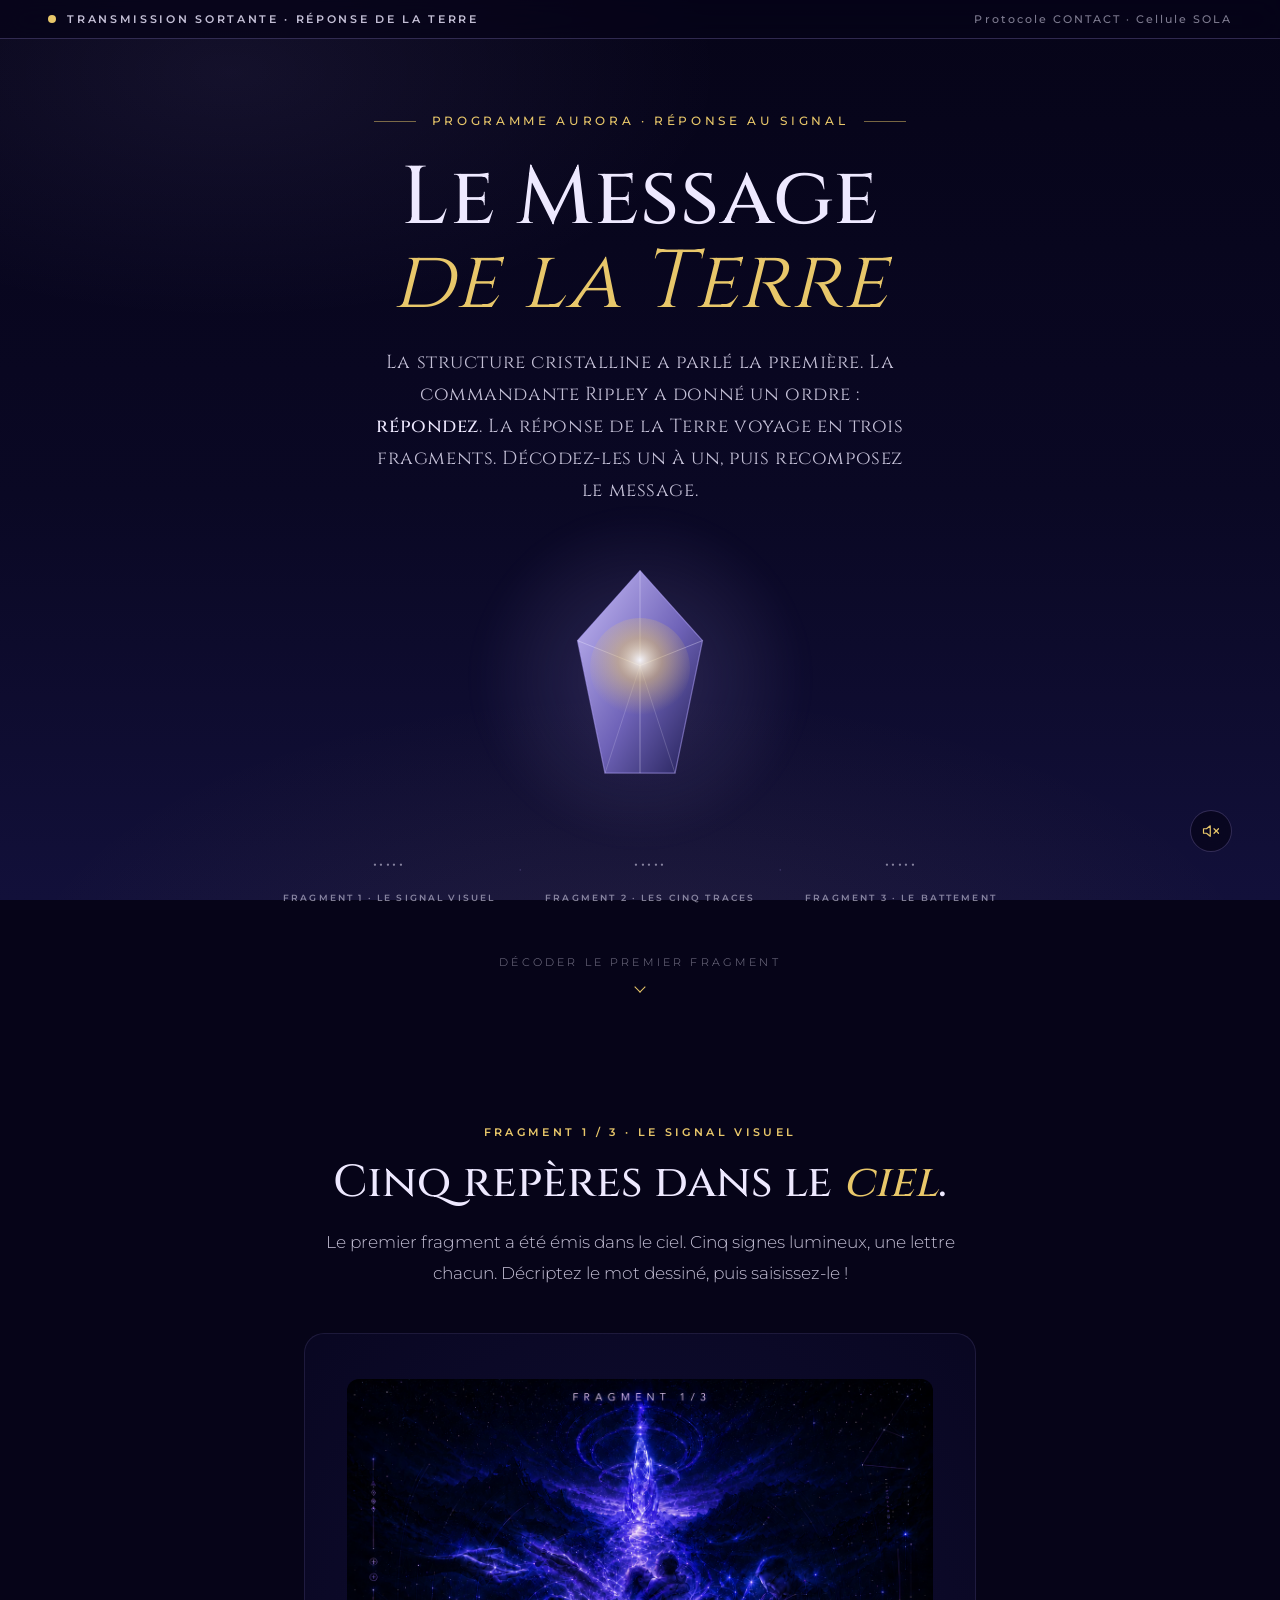
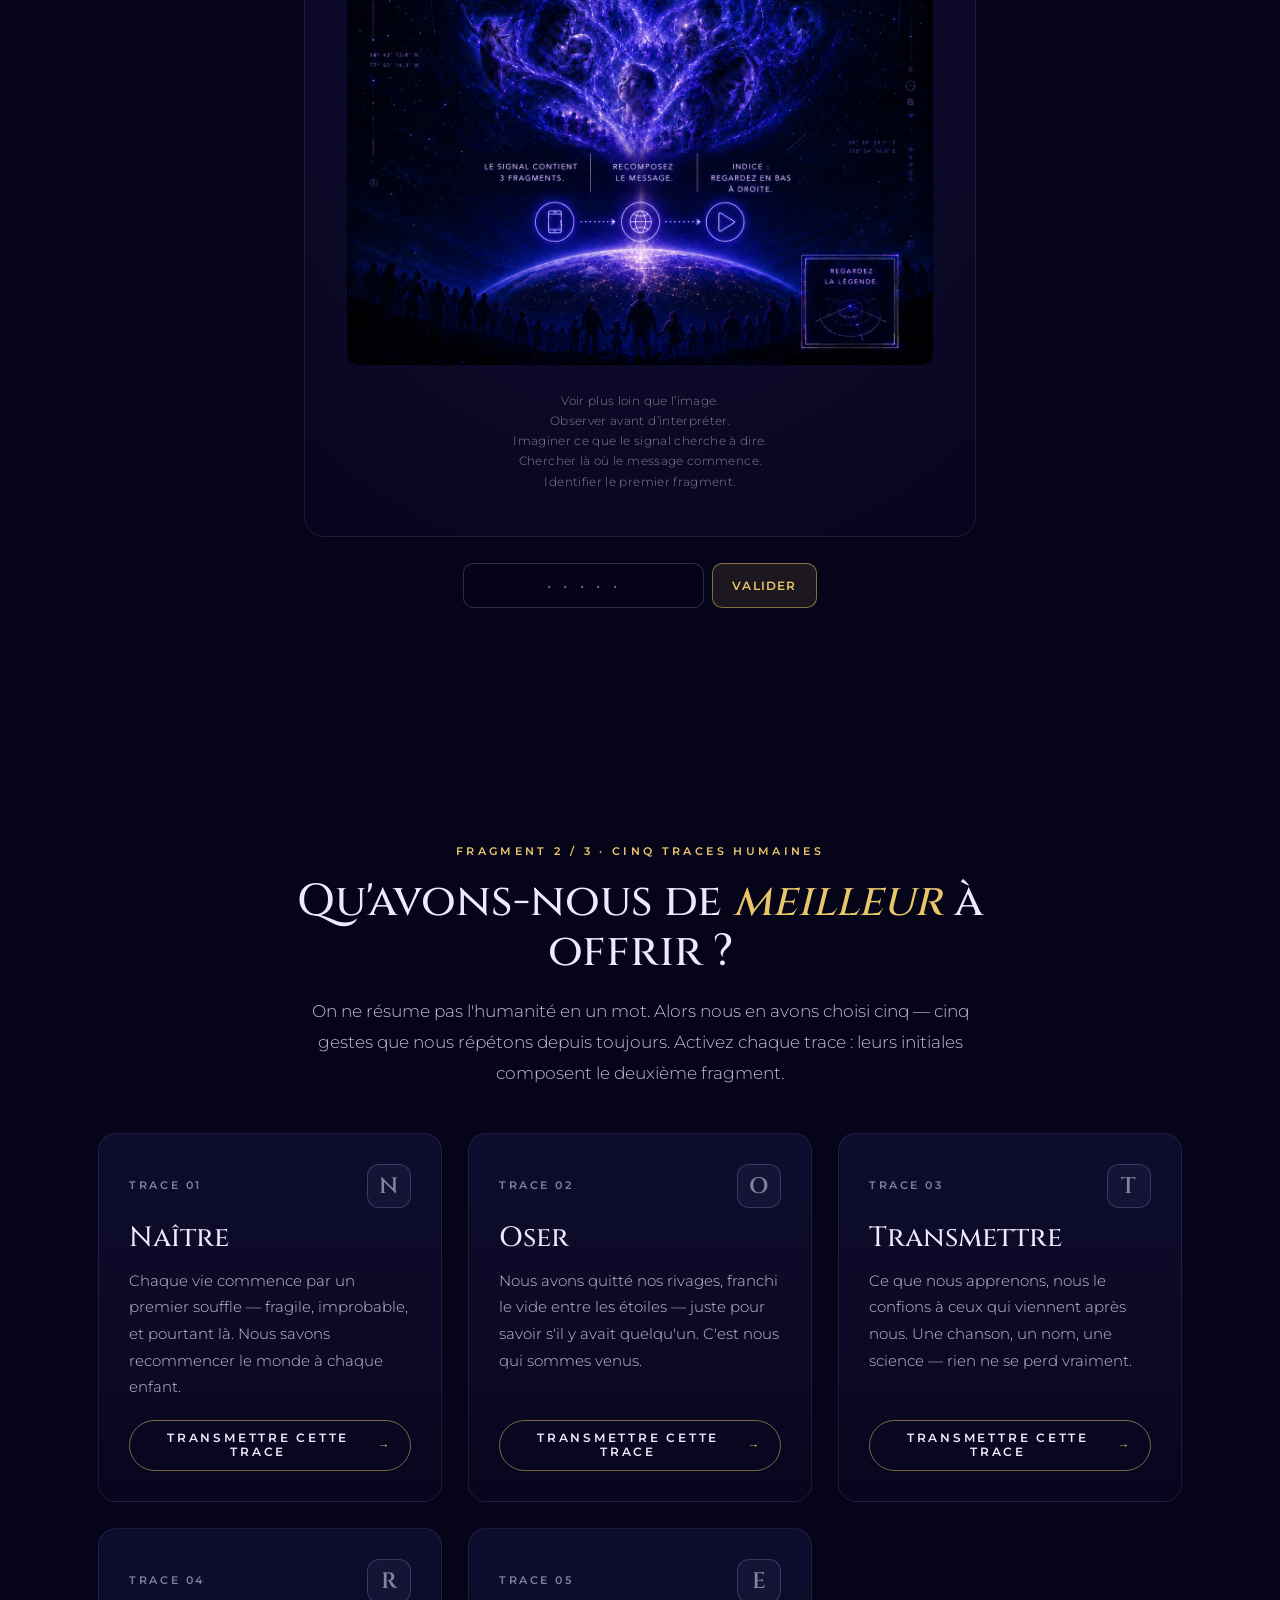
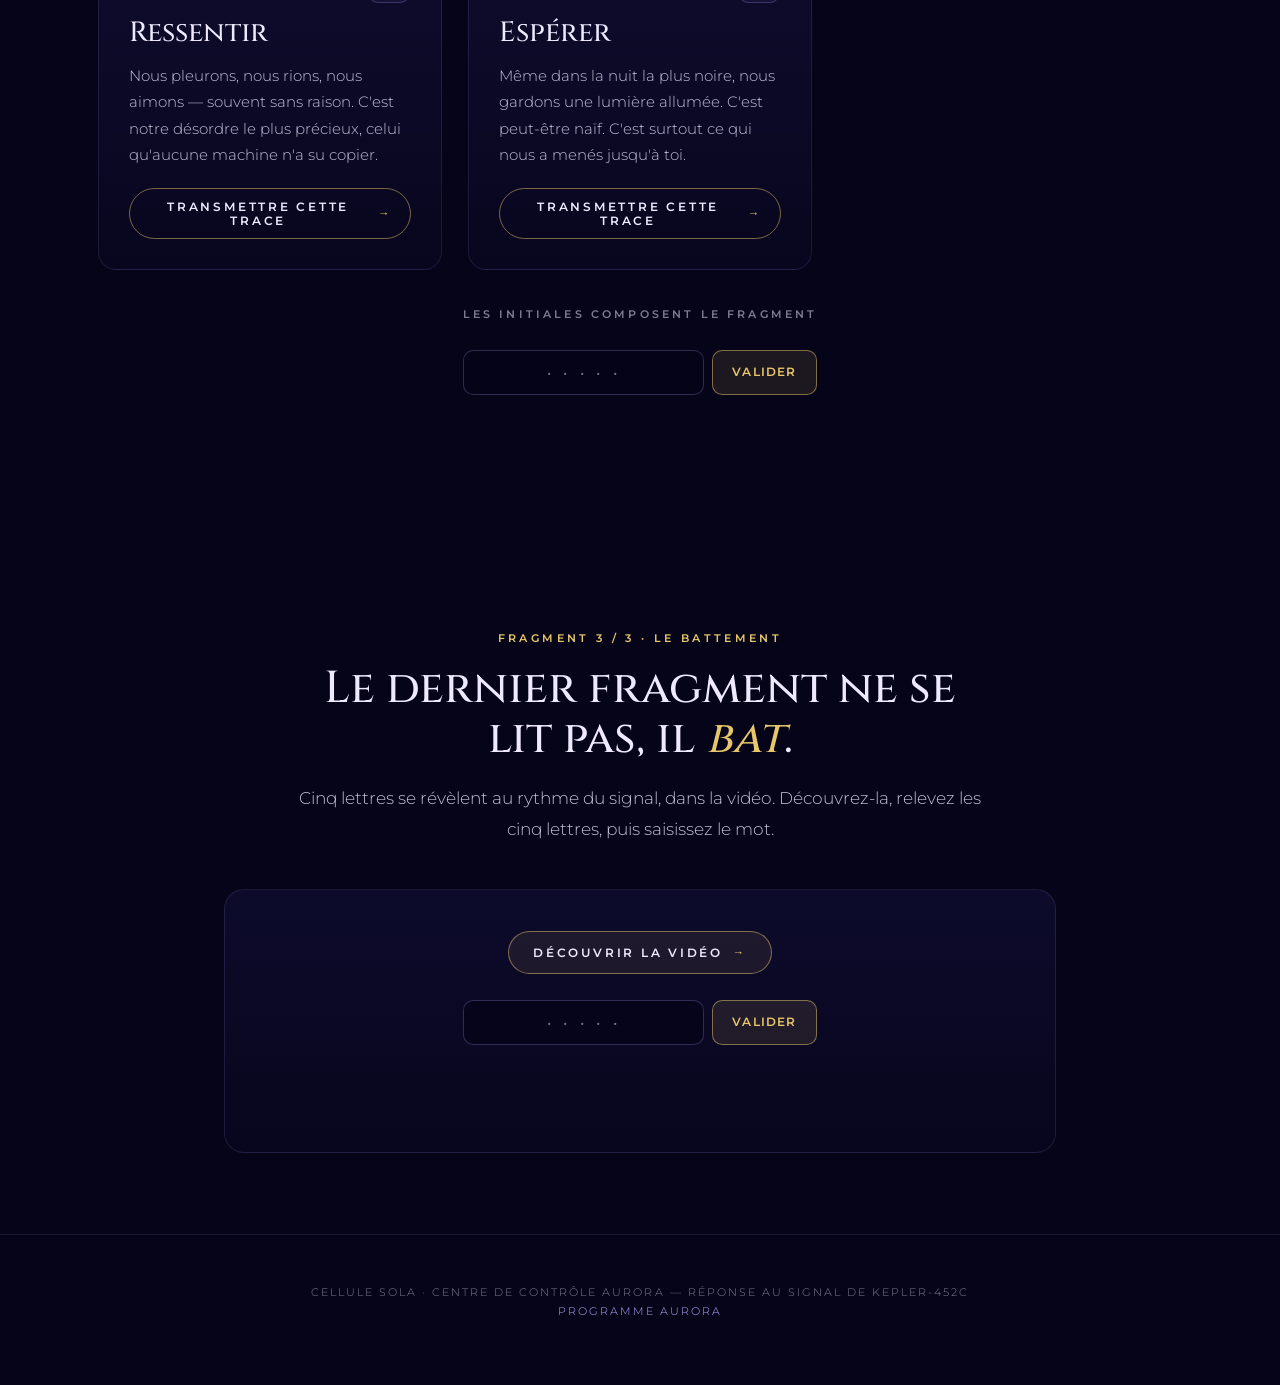
<file: message-terre.html>
<!DOCTYPE html>
<html lang="fr">
<head>
<meta charset="UTF-8">
<meta name="viewport" content="width=device-width, initial-scale=1.0">
<title>Le Message de la Terre · SOLA</title>
<meta name="description" content="La réponse de l'humanité à la structure cristalline. Décodez les trois fragments, composez le message.">
<meta property="og:title" content="Le Message de la Terre">
<meta property="og:description" content="La structure a parlé. La Terre répond. Décodez le message.">
<link rel="preconnect" href="https://fonts.googleapis.com">
<link rel="preconnect" href="https://fonts.gstatic.com" crossorigin>
<link href="https://fonts.googleapis.com/css2?family=Cinzel:wght@400;500;600&family=Montserrat:wght@200;300;400;500;600&display=swap" rel="stylesheet">
<style>
:root{
  --c-lavender:#EEE9FF;--c-lavender-mid:#B6A5FF;--c-lavender-alt:#C9BEF8;
  --c-navy:#292762;--c-navy-soft:#1c1a4f;--c-gold:#E8C76A;
  --c-void:#060418;--c-deep:#0a0824;--c-deep-warm:#12103a;
  --t-mid:rgba(238,233,255,.82);--t-low:rgba(238,233,255,.52);
  --line:rgba(182,165,255,.12);--line-2:rgba(182,165,255,.24);--line-gold:rgba(232,199,106,.5);
  --ff-display:'Cinzel','Times New Roman',serif;
  --ff-body:'Montserrat',system-ui,sans-serif;
  --track-label:.24em;--track-meta:.18em;--track-wide:.3em;
  --gutter:clamp(1.25rem,1rem + 2.5vw,3rem);--container:1180px;--ease:cubic-bezier(.16,1,.3,1);
}
*{margin:0;padding:0;box-sizing:border-box}
html{scroll-behavior:smooth}
body{font-family:var(--ff-body);background:var(--c-void);color:var(--c-lavender);line-height:1.7;font-weight:300;
  overflow-x:hidden;-webkit-font-smoothing:antialiased;min-height:100vh;position:relative}
#stars{position:fixed;inset:0;z-index:0;pointer-events:none}
.atmo{position:fixed;inset:0;z-index:0;pointer-events:none;
  background:radial-gradient(ellipse 90% 60% at 50% 110%,rgba(232,199,106,.07),transparent 55%),
    radial-gradient(ellipse 70% 50% at 18% 8%,rgba(182,165,255,.08),transparent 55%),
    linear-gradient(180deg,var(--c-void),var(--c-deep) 55%,var(--c-deep-warm))}
.wrap{position:relative;z-index:2;max-width:var(--container);margin:0 auto;padding:0 var(--gutter)}
a{color:inherit;text-decoration:none}

.statusbar{position:sticky;top:0;z-index:60;display:flex;align-items:center;gap:.7rem;flex-wrap:wrap;
  padding:.6rem var(--gutter);font-size:clamp(.62rem,.58rem + .15vw,.72rem);font-weight:600;
  letter-spacing:var(--track-label);text-transform:uppercase;color:var(--t-mid);
  background:rgba(6,4,24,.72);backdrop-filter:blur(14px);-webkit-backdrop-filter:blur(14px);border-bottom:1px solid var(--line-2)}
.statusbar .dot{width:8px;height:8px;border-radius:50%;background:var(--c-gold);box-shadow:0 0 0 0 rgba(232,199,106,.6);animation:ping 2.4s var(--ease) infinite}
.statusbar .upd{margin-left:auto;font-weight:500;letter-spacing:var(--track-meta);text-transform:none;color:var(--t-low)}
@keyframes ping{0%{box-shadow:0 0 0 0 rgba(232,199,106,.55)}70%,100%{box-shadow:0 0 0 9px rgba(232,199,106,0)}}

.hero{min-height:92vh;display:flex;flex-direction:column;align-items:center;justify-content:center;text-align:center;
  padding:clamp(3rem,8vh,6rem) var(--gutter) clamp(2rem,5vh,4rem)}
.eyebrow{display:inline-flex;align-items:center;gap:1rem;font-size:clamp(.66rem,.6rem + .2vw,.8rem);font-weight:500;
  letter-spacing:var(--track-wide);text-transform:uppercase;color:var(--c-gold);margin-bottom:1.6rem;opacity:0;animation:fade 1.4s .2s var(--ease) forwards}
.eyebrow::before,.eyebrow::after{content:'';width:clamp(24px,4vw,42px);height:1px;background:var(--line-gold)}
.hero h1{font-family:var(--ff-display);font-weight:500;line-height:1.02;letter-spacing:.01em;font-size:clamp(2.6rem,1.6rem + 4.4vw,5.5rem);margin-bottom:1.4rem}
.hero h1 .l{display:block;opacity:0;transform:translateY(26px);animation:rise 1.5s var(--ease) forwards}
.hero h1 .l:nth-child(1){animation-delay:.45s}
.hero h1 .l:nth-child(2){animation-delay:.7s;color:var(--c-gold);font-style:italic;font-weight:400}
.hero__lead{font-family:var(--ff-display);font-weight:400;font-size:clamp(1rem,.94rem + .3vw,1.2rem);line-height:1.7;letter-spacing:.03em;
  color:var(--t-mid);max-width:34rem;margin:0 auto 2.6rem;opacity:0;animation:fade 1.6s 1s var(--ease) forwards}
.hero__lead b{color:var(--c-lavender);font-weight:500}
.crystal{width:clamp(150px,30vw,250px);aspect-ratio:1;position:relative;margin:0 auto 2.6rem;opacity:0;animation:fade 2s 1.2s var(--ease) forwards}
.crystal::before{content:'';position:absolute;inset:-25%;border-radius:50%;background:radial-gradient(circle,rgba(182,165,255,.18),transparent 62%);filter:blur(10px);animation:halo 4.7s var(--ease) infinite}
@keyframes halo{0%,100%{opacity:.5;transform:scale(1)}50%{opacity:1;transform:scale(1.07)}}
.crystal svg{width:100%;height:100%;position:relative;animation:float 9s ease-in-out infinite}
@keyframes float{0%,100%{transform:translateY(0)}50%{transform:translateY(-10px)}}

.tracker{display:flex;align-items:flex-start;justify-content:center;gap:clamp(.5rem,2vw,1.4rem);flex-wrap:wrap;opacity:0;animation:fade 1.6s 1.5s var(--ease) forwards}
.frag{display:flex;flex-direction:column;align-items:center;gap:.4rem;min-width:96px}
.frag__word{font-family:var(--ff-display);font-size:clamp(1rem,.9rem + .5vw,1.35rem);font-weight:500;letter-spacing:.12em;color:var(--t-low);transition:color .6s,text-shadow .6s}
.frag.got .frag__word{color:var(--c-gold);text-shadow:0 0 18px rgba(232,199,106,.4)}
.frag__tag{font-size:.56rem;font-weight:600;letter-spacing:var(--track-label);text-transform:uppercase;color:var(--t-low);text-align:center}
.frag.got .frag__tag{color:var(--c-lavender-mid)}
.tracker .sep{color:var(--line-2);font-size:1.2rem;align-self:flex-start;margin-top:.2rem}
.scrollcue{margin-top:3rem;font-size:.66rem;letter-spacing:var(--track-wide);text-transform:uppercase;color:var(--t-low);opacity:0;animation:fade 1.6s 2s var(--ease) forwards}
.scrollcue i{display:block;width:8px;height:8px;border-right:1.5px solid var(--c-gold);border-bottom:1.5px solid var(--c-gold);transform:rotate(45deg);margin:.7rem auto 0;animation:chev 1.6s ease-in-out infinite}
@keyframes chev{0%,100%{transform:rotate(45deg) translateY(0);opacity:.4}50%{transform:rotate(45deg) translateY(4px);opacity:1}}

section{padding:clamp(3.5rem,9vh,7rem) 0;position:relative}
.shead{text-align:center;max-width:44rem;margin:0 auto clamp(2.2rem,5vh,3.6rem)}
.shead .num{display:inline-block;font-size:.7rem;font-weight:600;letter-spacing:var(--track-wide);text-transform:uppercase;color:var(--c-gold);margin-bottom:1rem}
.shead h2{font-family:var(--ff-display);font-weight:500;line-height:1.12;font-size:clamp(1.7rem,1.2rem + 2vw,3rem);margin-bottom:1.1rem}
.shead h2 em{font-style:italic;color:var(--c-gold)}
.shead p{font-size:clamp(.95rem,.9rem + .25vw,1.08rem);line-height:1.8;color:var(--t-mid)}
.reveal{opacity:0;transform:translateY(28px);transition:opacity 1.1s var(--ease),transform 1.1s var(--ease)}
.reveal.in{opacity:1;transform:none}

.slots{display:flex;justify-content:center;gap:clamp(.5rem,1.6vw,1rem);flex-wrap:wrap}
.slot{width:clamp(46px,9vw,68px);aspect-ratio:.82;border:1px solid var(--line-2);border-radius:12px;display:grid;place-items:center;
  font-family:var(--ff-display);font-size:clamp(1.3rem,1rem + 2vw,2.2rem);font-weight:600;color:var(--t-low);background:rgba(182,165,255,.03);transition:all .6s var(--ease)}
.slot.filled{color:var(--c-gold);border-color:var(--line-gold);background:rgba(232,199,106,.06);text-shadow:0 0 20px rgba(232,199,106,.4)}

.winput{display:flex;gap:.5rem;justify-content:center;margin-top:1.6rem}
.winput input{flex:0 1 200px;background:rgba(6,4,24,.6);border:1px solid var(--line-2);border-radius:10px;padding:.75rem .9rem;
  color:var(--c-lavender);font-family:var(--ff-body);font-size:.95rem;letter-spacing:.28em;text-transform:uppercase;text-align:center;outline:none;transition:border-color .3s}
.winput input:focus{border-color:var(--line-gold)}
.winput input:disabled{opacity:.7;border-color:var(--line-gold);color:var(--c-gold)}
.winput button{border:1px solid var(--line-gold);background:rgba(232,199,106,.1);border-radius:10px;padding:0 1.2rem;color:var(--c-gold);
  font-family:var(--ff-body);font-weight:600;font-size:.72rem;letter-spacing:.1em;text-transform:uppercase;cursor:pointer;transition:background .3s}
.winput button:hover{background:rgba(232,199,106,.2)}
.wmsg{text-align:center;margin-top:.8rem;font-size:.78rem;letter-spacing:.04em;min-height:1.1em;transition:opacity .3s}
.wmsg.err{color:#e8836a}
.station{max-width:48rem;margin:0 auto}
.locktag{text-align:center;margin-top:1.4rem;font-size:.62rem;font-weight:600;letter-spacing:var(--track-label);text-transform:uppercase;color:var(--c-lavender-mid);opacity:0;transition:opacity .6s}
.locktag.show{opacity:1}

.signal-panel{position:relative;border:1px solid var(--line);border-radius:20px;overflow:hidden;
  background:radial-gradient(ellipse 80% 70% at 50% 40%,rgba(28,26,79,.5),rgba(10,8,36,.55));padding:clamp(1.8rem,1.2rem + 2vw,2.8rem) clamp(1.4rem,1rem + 2vw,2.6rem)}
.signal-panel__hint{text-align:center;font-size:.66rem;font-weight:600;letter-spacing:var(--track-wide);text-transform:uppercase;color:var(--t-low);margin-bottom:1.8rem}
.reperes{display:flex;justify-content:center;align-items:center;gap:clamp(.8rem,3vw,2.4rem);flex-wrap:wrap}
.repere{position:relative;width:clamp(58px,13vw,84px);aspect-ratio:1;border-radius:50%;cursor:pointer;border:1px solid var(--line-2);
  background:rgba(182,165,255,.04);display:grid;place-items:center;transition:all .5s var(--ease)}
.repere::before{content:'';position:absolute;width:7px;height:7px;border-radius:50%;background:var(--c-lavender-mid);box-shadow:0 0 14px 2px rgba(182,165,255,.6);transition:opacity .4s;animation:beacon 2.6s var(--ease) infinite}
.repere .lt{font-family:var(--ff-display);font-size:clamp(1.4rem,1.1rem + 1.4vw,2rem);font-weight:600;color:var(--c-gold);opacity:0;transform:scale(.6);transition:all .5s var(--ease);text-shadow:0 0 18px rgba(232,199,106,.5)}
.repere .ix{position:absolute;bottom:-1.4rem;font-size:.55rem;font-weight:600;letter-spacing:.14em;color:var(--t-low);text-transform:uppercase;white-space:nowrap}
.repere:hover{border-color:var(--line-gold);transform:translateY(-3px)}
.repere.on{border-color:var(--line-gold);background:rgba(232,199,106,.07);box-shadow:0 0 30px rgba(232,199,106,.12)}
.repere.on::before{opacity:0;animation:none}
.repere.on .lt{opacity:1;transform:scale(1)}
@keyframes beacon{0%,100%{opacity:.55;transform:scale(1)}50%{opacity:1;transform:scale(1.25)}}
.repere-slots{margin-top:2.6rem}
.insta-note{text-align:center;margin-top:1.6rem;font-size:.74rem;color:var(--t-low);letter-spacing:.03em}

.traces{display:grid;grid-template-columns:repeat(auto-fit,minmax(min(100%,300px),1fr));gap:clamp(1rem,2vw,1.6rem)}
.trace{position:relative;border:1px solid var(--line);border-radius:18px;overflow:hidden;background:linear-gradient(180deg,rgba(28,26,79,.4),rgba(10,8,36,.5));
  padding:clamp(1.4rem,1.1rem + 1vw,2rem);display:flex;flex-direction:column;gap:.9rem;transition:border-color .5s,transform .5s var(--ease),box-shadow .5s}
.trace:hover{transform:translateY(-4px);border-color:var(--line-2)}
.trace__top{display:flex;align-items:center;justify-content:space-between;gap:1rem}
.trace__idx{font-size:.66rem;font-weight:600;letter-spacing:var(--track-label);text-transform:uppercase;color:var(--t-low)}
.trace__letter{width:44px;height:44px;flex:none;display:grid;place-items:center;border-radius:12px;border:1px solid var(--line-2);font-family:var(--ff-display);font-size:1.4rem;font-weight:600;color:var(--t-low);transition:all .6s var(--ease);background:rgba(182,165,255,.05)}
.trace__word{font-family:var(--ff-display);font-size:clamp(1.3rem,1.1rem + .8vw,1.75rem);font-weight:500;line-height:1.1}
.trace__line{font-size:.95rem;line-height:1.75;color:var(--t-mid);flex:1}
.trace__btn{align-self:flex-start;margin-top:.3rem;display:inline-flex;align-items:center;gap:.6rem;padding:.65rem 1.1rem;border:1px solid var(--line-gold);border-radius:999px;background:transparent;color:var(--c-lavender);font-family:var(--ff-body);font-size:.72rem;font-weight:600;letter-spacing:var(--track-label);text-transform:uppercase;cursor:pointer;transition:gap .4s var(--ease),background .4s,color .4s}
.trace__btn:hover{gap:1rem;background:rgba(232,199,106,.08)}
.trace__btn .arw{color:var(--c-gold);font-family:var(--ff-display)}
.trace.done{border-color:var(--line-gold);box-shadow:0 0 40px rgba(232,199,106,.08)}
.trace.done .trace__letter{color:var(--c-void);background:var(--c-gold);border-color:var(--c-gold);box-shadow:0 0 24px rgba(232,199,106,.5);transform:scale(1.06)}
.trace.done .trace__btn{border-color:var(--line);color:var(--t-low);pointer-events:none}
.trace.done .trace__btn .arw{color:var(--t-low)}
.trace.done .trace__btn .lbl-do{display:none}
.trace__btn .lbl-done{display:none}
.trace.done .trace__btn .lbl-done{display:inline}
.slots-wrap{margin-top:clamp(2.2rem,4vh,3.2rem);text-align:center}
.slots-wrap .lab{font-size:.66rem;font-weight:600;letter-spacing:var(--track-wide);text-transform:uppercase;color:var(--t-low);margin-bottom:1.2rem}

.videocard{max-width:52rem;margin:0 auto;border:1px solid var(--line);border-radius:20px;background:linear-gradient(180deg,rgba(28,26,79,.35),rgba(10,8,36,.45));padding:clamp(1.6rem,1.2rem + 2vw,2.6rem);text-align:center}
.videocard p.intro{font-size:1rem;line-height:1.8;color:var(--t-mid);max-width:38rem;margin:0 auto 1.8rem}
.btn{border:1px solid var(--line-gold);background:rgba(232,199,106,.08);border-radius:999px;padding:.8rem 1.5rem;color:var(--c-lavender);font-family:var(--ff-body);font-weight:600;font-size:.72rem;letter-spacing:var(--track-label);text-transform:uppercase;cursor:pointer;transition:background .3s,gap .4s;display:inline-flex;align-items:center;gap:.6rem}
.btn:hover{background:rgba(232,199,106,.18);gap:1rem}
.btn .arw{color:var(--c-gold);font-family:var(--ff-display)}
.btn.ghost{background:transparent;border-color:var(--line-2);color:var(--t-mid)}
.video-wrap{max-height:0;overflow:hidden;opacity:0;transition:max-height .8s var(--ease),opacity .8s var(--ease),margin .6s}
.video-wrap.show{max-height:960px;opacity:1;margin-top:1.8rem}
.video-frame{position:relative;width:100%;aspect-ratio:16/9;border-radius:14px;overflow:hidden;border:1px solid var(--line-2);background:#000}
.video-frame iframe,.video-frame video{position:absolute;inset:0;width:100%;height:100%;border:0}
.video-ph{position:absolute;inset:0;display:flex;flex-direction:column;align-items:center;justify-content:center;gap:.7rem;color:var(--t-low);text-align:center;padding:1rem}
.video-ph .pulse{width:44px;height:44px;border-radius:50%;border:1px solid var(--line-gold);display:grid;place-items:center;position:relative}
.video-ph .pulse::after{content:'';width:9px;height:9px;border-radius:50%;background:var(--c-gold);box-shadow:0 0 0 0 rgba(232,199,106,.6);animation:ping 1.6s var(--ease) infinite}
.video-ph small{font-size:.7rem;letter-spacing:.06em}

#recompose{display:none}#recompose.unlocked{display:block}
.recompose__pool{display:flex;justify-content:center;gap:clamp(.6rem,2vw,1.2rem);flex-wrap:wrap;margin-bottom:2rem}
.tile{font-family:var(--ff-display);font-size:clamp(1.2rem,1rem + 1.2vw,1.9rem);font-weight:500;letter-spacing:.08em;padding:.7rem 1.4rem;border:1px solid var(--line-2);border-radius:14px;background:rgba(28,26,79,.5);color:var(--c-lavender);cursor:pointer;user-select:none;transition:all .35s var(--ease)}
.tile:hover{border-color:var(--line-gold);transform:translateY(-3px)}
.tile.used{opacity:.25;pointer-events:none;transform:none}
.recompose__line{min-height:3.6rem;display:flex;align-items:center;justify-content:center;gap:.6rem;flex-wrap:wrap;margin-bottom:1.4rem;padding:1rem;border:1px dashed var(--line-2);border-radius:14px}
.recompose__line .ph{color:var(--t-low);font-size:.8rem;letter-spacing:var(--track-meta);text-transform:uppercase}
.recompose__line .word{font-family:var(--ff-display);font-size:clamp(1.2rem,1rem + 1.2vw,1.9rem);font-weight:500;letter-spacing:.08em;color:var(--c-gold);cursor:pointer}
.recompose__actions{display:flex;gap:.8rem;justify-content:center;flex-wrap:wrap}
.recompose__err{text-align:center;margin-top:1rem;font-size:.78rem;color:#e8836a;min-height:1em;opacity:0;transition:opacity .3s}
.recompose__err.show{opacity:1}

#finale{display:none;text-align:center;padding-top:0}#finale.show{display:block}
.finale__inner{opacity:0;animation:fade 2s .2s var(--ease) forwards}
.finale__sig{font-size:.68rem;font-weight:600;letter-spacing:var(--track-wide);text-transform:uppercase;color:var(--c-gold);margin-bottom:1.6rem}
.finale__phrase{font-family:var(--ff-display);font-weight:500;line-height:1.05;font-size:clamp(2.4rem,1.4rem + 5vw,6rem);letter-spacing:.02em;margin-bottom:.4rem}
.finale__phrase .h{color:var(--c-gold);font-style:italic;font-weight:400}
.finale__beat{font-size:.7rem;letter-spacing:var(--track-wide);text-transform:uppercase;color:var(--t-low);margin-bottom:2.8rem}
.finale__msg{max-width:40rem;margin:0 auto;text-align:left}
.finale__msg p{font-family:var(--ff-display);font-weight:400;font-size:clamp(1rem,.95rem + .3vw,1.18rem);line-height:1.95;letter-spacing:.02em;color:var(--t-mid);margin-bottom:1.1rem}
.finale__msg p.from{text-align:right;color:var(--c-lavender);font-style:italic;margin-top:1.6rem}
.finale__glow{position:relative}
.finale__glow::before{content:'';position:absolute;left:50%;top:-30%;width:120%;height:160%;transform:translateX(-50%);background:radial-gradient(ellipse at center,rgba(232,199,106,.12),transparent 60%);pointer-events:none;z-index:-1}

.foot{text-align:center;padding:3rem var(--gutter) 4rem;border-top:1px solid var(--line);font-size:.7rem;letter-spacing:var(--track-meta);text-transform:uppercase;color:var(--t-low)}
.foot a{color:var(--c-lavender-mid)}
.mute{position:fixed;right:var(--gutter);bottom:var(--gutter);z-index:70;width:42px;height:42px;border-radius:50%;border:1px solid var(--line-2);background:rgba(6,4,24,.7);backdrop-filter:blur(10px);color:var(--c-gold);cursor:pointer;display:grid;place-items:center;transition:border-color .3s}
.mute:hover{border-color:var(--line-gold)}.mute svg{width:18px;height:18px}
@keyframes fade{to{opacity:1}}@keyframes rise{to{opacity:1;transform:none}}
.fly{position:fixed;z-index:80;font-family:var(--ff-display);font-weight:600;color:var(--c-gold);pointer-events:none;text-shadow:0 0 20px rgba(232,199,106,.6)}
@media(prefers-reduced-motion:reduce){*{animation-duration:.01ms!important;transition-duration:.01ms!important}.reveal{opacity:1;transform:none}}
@media(max-width:560px){.tracker .sep{display:none}.statusbar .upd{display:none}}

.signal-image{
  border:1px solid var(--line-dark);
  border-radius:12px;
  overflow:hidden;
}

.signal-image img{
  display:block;
  width:100%;
  height:auto; /* image complète */
  transition:transform .6s var(--ease-out);
}

.signal-image:hover img{
  transform:scale(1.02);
}</style>
</head>
<body>
<canvas id="stars"></canvas>
<div class="atmo"></div>

<div class="statusbar">
  <span class="dot"></span>
  <span>Transmission sortante · Réponse de la Terre</span>
  <span class="upd">Protocole CONTACT · Cellule SOLA</span>
</div>

<header class="hero">
  <span class="eyebrow">Programme Aurora · Réponse au signal</span>
  <h1><span class="l">Le Message</span><span class="l">de la Terre</span></h1>
  <p class="hero__lead">La structure cristalline a parlé la première. La commandante Ripley a donné un ordre : <b>répondez</b>. La réponse de la Terre voyage en trois fragments. Décodez-les un à un, puis recomposez le message.</p>
  <div class="crystal" aria-hidden="true">
    <svg viewBox="0 0 200 200" xmlns="http://www.w3.org/2000/svg">
      <defs>
        <linearGradient id="cg" x1="0" y1="0" x2="1" y2="1"><stop offset="0%" stop-color="#C9BEF8"/><stop offset="55%" stop-color="#6f63b8"/><stop offset="100%" stop-color="#1c1a4f"/></linearGradient>
        <radialGradient id="cc" cx="50%" cy="42%" r="55%"><stop offset="0%" stop-color="#fff" stop-opacity=".9"/><stop offset="40%" stop-color="#E8C76A" stop-opacity=".5"/><stop offset="100%" stop-color="#E8C76A" stop-opacity="0"/></radialGradient>
      </defs>
      <polygon points="100,14 150,70 128,176 72,176 50,70" fill="url(#cg)" stroke="#B6A5FF" stroke-width="1" stroke-opacity=".5"/>
      <polyline points="100,14 100,176" fill="none" stroke="#EEE9FF" stroke-width=".8" stroke-opacity=".35"/>
      <polyline points="50,70 100,90 150,70" fill="none" stroke="#EEE9FF" stroke-width=".8" stroke-opacity=".35"/>
      <polyline points="100,90 72,176" fill="none" stroke="#EEE9FF" stroke-width=".6" stroke-opacity=".25"/>
      <polyline points="100,90 128,176" fill="none" stroke="#EEE9FF" stroke-width=".6" stroke-opacity=".25"/>
      <circle cx="100" cy="92" r="40" fill="url(#cc)"/>
    </svg>
  </div>
  <div class="tracker" id="tracker">
    <div class="frag" data-f="voici"><span class="frag__word">·····</span><span class="frag__tag">Fragment 1 · le signal visuel</span></div>
    <span class="sep">·</span>
    <div class="frag" data-f="notre"><span class="frag__word">·····</span><span class="frag__tag">Fragment 2 · les cinq traces</span></div>
    <span class="sep">·</span>
    <div class="frag" data-f="coeur"><span class="frag__word">·····</span><span class="frag__tag">Fragment 3 · le battement</span></div>
  </div>
  <a href="#f1" class="scrollcue">Décoder le premier fragment<i></i></a>
</header>

<!-- FRAGMENT 1 — VOICI -->
<section id="f1">
  <div class="wrap station">
    <div class="shead reveal">
      <span class="num">Fragment 1 / 3 · le signal visuel</span>
      <h2>Cinq repères dans le <em>ciel</em>.</h2>
      <p>Le premier fragment a été émis dans le ciel. Cinq signes lumineux, une lettre chacun. Décriptez le mot dessiné, puis saisissez-le !</p>
    </div>
    <div class="signal-panel reveal">    
      <div class="signal-image">
        <a href="assets/images/visuel-terre.png" target="_blank">
          <img src="assets/images/visuel-terre.png" alt="Signal mystérieux">
        </a>
      </div>
      <p class="insta-note">
        Voir plus loin que l’image.<br>
        Observer avant d’interpréter.<br>
        Imaginer ce que le signal cherche à dire.<br>
        Chercher là où le message commence.<br>
        Identifier le premier fragment.
      </p>
    </div>
    <div class="winput">
      <input id="inVoici" type="text" maxlength="5" placeholder="• • • • •" aria-label="Fragment 1" autocomplete="off">
      <button data-target="voici">Valider</button>
    </div>
    <div class="wmsg" id="msgVoici"></div>
    <div class="locktag" id="lockVoici">Fragment 1 déverrouillé · VOICI</div>
  </div>
</section>

<!-- FRAGMENT 2 — NOTRE -->
<section id="f2">
  <div class="wrap">
    <div class="shead reveal">
      <span class="num">Fragment 2 / 3 · cinq traces humaines</span>
      <h2>Qu'avons-nous de <em>meilleur</em> à offrir&nbsp;?</h2>
      <p>On ne résume pas l'humanité en un mot. Alors nous en avons choisi cinq — cinq gestes que nous répétons depuis toujours. Activez chaque trace : leurs initiales composent le deuxième fragment.</p>
    </div>
    <div class="traces" id="traces">
      <article class="trace reveal" data-letter="N"><div class="trace__top"><span class="trace__idx">Trace 01</span><span class="trace__letter">N</span></div><h3 class="trace__word">Naître</h3><p class="trace__line">Chaque vie commence par un premier souffle — fragile, improbable, et pourtant là. Nous savons recommencer le monde à chaque enfant.</p><button class="trace__btn"><span class="lbl-do">Transmettre cette trace</span><span class="lbl-done">Trace transmise</span><span class="arw">→</span></button></article>
      <article class="trace reveal" data-letter="O"><div class="trace__top"><span class="trace__idx">Trace 02</span><span class="trace__letter">O</span></div><h3 class="trace__word">Oser</h3><p class="trace__line">Nous avons quitté nos rivages, franchi le vide entre les étoiles — juste pour savoir s'il y avait quelqu'un. C'est nous qui sommes venus.</p><button class="trace__btn"><span class="lbl-do">Transmettre cette trace</span><span class="lbl-done">Trace transmise</span><span class="arw">→</span></button></article>
      <article class="trace reveal" data-letter="T"><div class="trace__top"><span class="trace__idx">Trace 03</span><span class="trace__letter">T</span></div><h3 class="trace__word">Transmettre</h3><p class="trace__line">Ce que nous apprenons, nous le confions à ceux qui viennent après nous. Une chanson, un nom, une science — rien ne se perd vraiment.</p><button class="trace__btn"><span class="lbl-do">Transmettre cette trace</span><span class="lbl-done">Trace transmise</span><span class="arw">→</span></button></article>
      <article class="trace reveal" data-letter="R"><div class="trace__top"><span class="trace__idx">Trace 04</span><span class="trace__letter">R</span></div><h3 class="trace__word">Ressentir</h3><p class="trace__line">Nous pleurons, nous rions, nous aimons — souvent sans raison. C'est notre désordre le plus précieux, celui qu'aucune machine n'a su copier.</p><button class="trace__btn"><span class="lbl-do">Transmettre cette trace</span><span class="lbl-done">Trace transmise</span><span class="arw">→</span></button></article>
      <article class="trace reveal" data-letter="E"><div class="trace__top"><span class="trace__idx">Trace 05</span><span class="trace__letter">E</span></div><h3 class="trace__word">Espérer</h3><p class="trace__line">Même dans la nuit la plus noire, nous gardons une lumière allumée. C'est peut-être naïf. C'est surtout ce qui nous a menés jusqu'à toi.</p><button class="trace__btn"><span class="lbl-do">Transmettre cette trace</span><span class="lbl-done">Trace transmise</span><span class="arw">→</span></button></article>
    </div>
    <div class="slots-wrap">
      <div class="lab">Les initiales composent le fragment</div>
      <div class="winput">
        <input id="inNotre" type="text" maxlength="5" placeholder="• • • • •" aria-label="Fragment 2" autocomplete="off">
        <button data-target="notre">Valider</button>
      </div>
      <div class="wmsg" id="msgNotre"></div>
      <div class="locktag" id="lockNotre">Fragment 2 déverrouillé · NOTRE</div>
    </div>
  </div>
</section>

<!-- FRAGMENT 3 — COEUR -->
<section id="f3">
  <div class="wrap">
    <div class="shead reveal">
      <span class="num">Fragment 3 / 3 · le battement</span>
      <h2>Le dernier fragment ne se lit pas, il <em>bat</em>.</h2>
      <p>Cinq lettres se révèlent au rythme du signal, dans la vidéo. Découvrez-la, relevez les cinq lettres, puis saisissez le mot.</p>
    </div>
    <div class="videocard reveal">
      <button class="btn" id="revealVideo">Découvrir la vidéo<span class="arw">→</span></button>
      <div class="video-wrap" id="videoWrap"><div class="video-frame" id="videoFrame"></div></div>
      <div class="winput">
        <input id="inCoeur" type="text" maxlength="5" placeholder="• • • • •" aria-label="Fragment 3" autocomplete="off">
        <button data-target="coeur">Valider</button>
      </div>
      <div class="wmsg" id="msgCoeur"></div>
      <div class="locktag" id="lockCoeur">Fragment 3 déverrouillé · COEUR</div>
    </div>
  </div>
</section>

<!-- RECOMPOSITION -->
<section id="recompose">
  <div class="wrap">
    <div class="shead reveal in">
      <span class="num">Dernière étape · l'ordre du message</span>
      <h2>Recomposez le <em>message final</em>.</h2>
      <p>Les trois fragments sont réunis. Mais dans quel ordre la Terre veut-elle parler&nbsp;? À vous de rendre la phrase juste.</p>
    </div>
    <div class="recompose__line" id="recLine"><span class="ph">Touchez les fragments dans l'ordre</span></div>
    <div class="recompose__pool" id="recPool"></div>
    <div class="recompose__actions">
      <button class="btn" id="recSend">Transmettre le message</button>
      <button class="btn ghost" id="recReset">Recommencer</button>
    </div>
    <div class="recompose__err" id="recErr">Le message n'est pas encore juste. Réessayez.</div>
  </div>
</section>

<!-- FINALE -->
<section id="finale">
  <div class="wrap finale__inner finale__glow">
    <div class="finale__sig">Message transmis · 30.05.2079 · destination&nbsp;: secteur 7</div>
    <div class="finale__phrase">Voici <span class="h">notre</span> cœur.</div>
    <div class="finale__beat">— Réponse de la Terre à la structure cristalline —</div>
    <div class="finale__msg">
      <p>À celui qui nous a parlé le premier.</p>
      <p>Nous sommes nés d'une poussière d'étoile, sur une planète bleue qui tourne autour d'un soleil ordinaire. Nous sommes petits, faillibles, et nous ne durons qu'un instant. Et pourtant, nous levons les yeux, et nous cherchons.</p>
      <p>Nous avons appris à aimer, à créer, à nous tromper, à pardonner et à recommencer. Ce que nous t'envoyons n'est ni une arme, ni une carte, ni une preuve de force.</p>
      <p>C'est ce que nous avons de plus fragile et de plus vrai. Le voici, sans le décoder, sans le défendre.</p>
      <p class="from">Voici notre cœur. — La Terre</p>
    </div>
    <div class="recompose__actions" style="margin-top:2.6rem"><button class="btn ghost" id="replay" onclick="window.location.href='index.html'">Revoir la transmission</button></div>
  </div>
</section>

<footer class="foot">Cellule SOLA · Centre de Contrôle Aurora — Réponse au signal de Kepler-452c<br><a href="#top">Programme Aurora</a></footer>

<button class="mute" id="mute" aria-label="Activer le son">
  <svg id="muteIcon" viewBox="0 0 24 24" fill="none" stroke="currentColor" stroke-width="1.6" stroke-linecap="round" stroke-linejoin="round"><path d="M11 5 6 9H2v6h4l5 4z"/><line x1="22" y1="9" x2="16" y2="15"/><line x1="16" y1="9" x2="22" y2="15"/></svg>
</button>

<script>
const VIDEO_URL = "https://www.youtube.com/watch?v=3ItluVn6yyw";
const ANSWERS={voici:["VOICI"],notre:["NOTRE"],coeur:["COEUR","CŒUR"]};
const found={voici:false,notre:false,coeur:false};

/* Starfield */
(function(){const c=document.getElementById('stars'),x=c.getContext('2d');let w,h,stars;
  function size(){w=c.width=innerWidth;h=c.height=innerHeight;stars=Array.from({length:Math.min(150,Math.floor(w*h/9000))},()=>({x:Math.random()*w,y:Math.random()*h,r:Math.random()*1.3+.2,a:Math.random()*.6+.2,s:Math.random()*.4+.05,p:Math.random()*Math.PI*2}));}
  size();addEventListener('resize',size,{passive:true});const reduce=matchMedia('(prefers-reduced-motion:reduce)').matches;
  function draw(t){x.clearRect(0,0,w,h);for(const st of stars){const tw=reduce?st.a:st.a*(.6+.4*Math.sin(t*.001+st.p));x.beginPath();x.arc(st.x,st.y,st.r,0,7);x.fillStyle=`rgba(${st.r>1?'232,199,106':'238,233,255'},${tw})`;x.fill();if(!reduce){st.y+=st.s;if(st.y>h)st.y=0;}}requestAnimationFrame(draw);}requestAnimationFrame(draw);})();

/* Audio */
let audioOn=false,actx=null;
function ping(f){if(!audioOn)return;try{actx=actx||new(window.AudioContext||window.webkitAudioContext)();const o=actx.createOscillator(),g=actx.createGain();o.type='sine';o.frequency.value=f;o.connect(g);g.connect(actx.destination);const n=actx.currentTime;g.gain.setValueAtTime(0,n);g.gain.linearRampToValueAtTime(.12,n+.02);g.gain.exponentialRampToValueAtTime(.0001,n+.6);o.start(n);o.stop(n+.62);}catch(e){}}
const muteBtn=document.getElementById('mute'),muteIcon=document.getElementById('muteIcon');
muteBtn.addEventListener('click',()=>{audioOn=!audioOn;muteBtn.setAttribute('aria-label',audioOn?'Couper le son':'Activer le son');muteIcon.innerHTML=audioOn?'<path d="M11 5 6 9H2v6h4l5 4z"/><path d="M15.5 8.5a5 5 0 0 1 0 7"/><path d="M18.5 5.5a9 9 0 0 1 0 13"/>':'<path d="M11 5 6 9H2v6h4l5 4z"/><line x1="22" y1="9" x2="16" y2="15"/><line x1="16" y1="9" x2="22" y2="15"/>';if(audioOn)ping(523);});

/* Reveal */
const io=new IntersectionObserver(es=>{es.forEach(e=>{if(e.isIntersecting){e.target.classList.add('in');io.unobserve(e.target);}});},{threshold:.16});
document.querySelectorAll('.reveal').forEach(el=>io.observe(el));

/* Fly */
function flyLetter(fromEl,toEl,letter){const a=fromEl.getBoundingClientRect(),b=toEl.getBoundingClientRect();const s=document.createElement('div');s.className='fly';s.textContent=letter;s.style.left=a.left+a.width/2+'px';s.style.top=a.top+a.height/2+'px';s.style.fontSize='1.6rem';s.style.transform='translate(-50%,-50%) scale(1)';s.style.transition='left 1s cubic-bezier(.16,1,.3,1),top 1s cubic-bezier(.16,1,.3,1),opacity 1s,transform 1s';document.body.appendChild(s);requestAnimationFrame(()=>{s.style.left=b.left+b.width/2+'px';s.style.top=b.top+b.height/2+'px';s.style.transform='translate(-50%,-50%) scale(1.8)';s.style.opacity='.2';});setTimeout(()=>s.remove(),1100);}

/* Fragment 1 : repères */
const voiciSlots=[...document.querySelectorAll('#slotsVoici .slot')];let voiciIdx=0;
document.querySelectorAll('#reperes .repere').forEach(r=>{r.addEventListener('click',()=>{if(r.classList.contains('on'))return;r.classList.add('on');ping(440+voiciIdx*60);const letter=r.dataset.l,slot=voiciSlots[voiciIdx++];flyLetter(r,slot,letter);setTimeout(()=>{slot.textContent=letter;slot.classList.add('filled');},900);});});

/* Fragment 2 : traces */
const order=['N','O','T','R','E'];const notreSlots=[...document.querySelectorAll('#slotsNotre .slot')];const collected=new Set();
document.querySelectorAll('#traces .trace').forEach(card=>{const btn=card.querySelector('.trace__btn'),letter=card.dataset.letter;btn.addEventListener('click',()=>{if(collected.has(letter))return;collected.add(letter);card.classList.add('done');ping(392+order.indexOf(letter)*70);const idx=order.indexOf(letter),slot=notreSlots[idx];flyLetter(card.querySelector('.trace__letter'),slot,letter);setTimeout(()=>{slot.textContent=letter;slot.classList.add('filled');},900);});});

/* Fragment 3 : vidéo */
function toEmbed(u){if(!u)return"";const m=u.match(/(?:youtu\.be\/|[?&]v=|embed\/|shorts\/)([\w-]{6,})/);if(m)return"https://www.youtube.com/embed/"+m[1]+"?rel=0";return u;}
const revealBtn=document.getElementById('revealVideo'),vWrap=document.getElementById('videoWrap'),vFrame=document.getElementById('videoFrame');
revealBtn.addEventListener('click',()=>{vWrap.classList.add('show');revealBtn.style.display='none';ping(523);
  if(!VIDEO_URL){vFrame.innerHTML='<div class="video-ph"><span class="pulse"></span><span>La vidéo sera intégrée ici.</span><small>Renseignez VIDEO_URL dans le code.</small></div>';}
  else if(/\.mp4($|\?)/i.test(VIDEO_URL)){vFrame.innerHTML='<video src="'+VIDEO_URL+'" controls playsinline></video>';}
  else{vFrame.innerHTML='<iframe src="'+toEmbed(VIDEO_URL)+'" title="Le battement" allow="accelerometer;autoplay;clipboard-write;encrypted-media;gyroscope;picture-in-picture" allowfullscreen></iframe>';}
  setTimeout(()=>vWrap.scrollIntoView({behavior:'smooth',block:'center'}),200);});
/* Validation */
function norm(s){return(s||'').trim().toUpperCase().replace(/[^A-ZÀ-Ÿ]/g,'');}
function cap(s){return s[0].toUpperCase()+s.slice(1);}
function lockFragment(key,word){found[key]=true;const frag=document.querySelector('.frag[data-f="'+key+'"]');frag.classList.add('got');frag.querySelector('.frag__word').textContent=word;frag.querySelector('.frag__tag').textContent='Fragment '+({voici:1,notre:2,coeur:3}[key])+' · capté';document.getElementById('lock'+cap(key)).classList.add('show');const inp=document.getElementById('in'+cap(key));inp.value=word;inp.disabled=true;ping(660);maybeUnlock();}
document.querySelectorAll('.winput button[data-target]').forEach(b=>{const key=b.dataset.target,inp=document.getElementById('in'+cap(key)),msg=document.getElementById('msg'+cap(key));
  function submit(){if(found[key])return;const v=norm(inp.value);if(ANSWERS[key].includes(v)){msg.textContent='';msg.className='wmsg';lockFragment(key,ANSWERS[key][0]);}else{msg.textContent='Ce n\'est pas encore le bon fragment. Regardez à nouveau.';msg.className='wmsg err';}}
  b.addEventListener('click',submit);inp.addEventListener('keydown',e=>{if(e.key==='Enter')submit();else{msg.textContent='';msg.className='wmsg';}});});

/* Recomposition */
let unlocked=false;
function maybeUnlock(){if(unlocked)return;if(found.voici&&found.notre&&found.coeur){unlocked=true;const sec=document.getElementById('recompose');sec.classList.add('unlocked');buildPool();setTimeout(()=>sec.scrollIntoView({behavior:'smooth'}),350);}}
const recLine=document.getElementById('recLine'),recPool=document.getElementById('recPool'),recErr=document.getElementById('recErr');const TARGET=['VOICI','NOTRE','COEUR'];let sequence=[];
function buildPool(){recPool.innerHTML='';sequence=[];renderLine();TARGET.slice().sort(()=>Math.random()-.5).forEach(w=>{const t=document.createElement('button');t.className='tile';t.textContent=w;t.dataset.w=w;t.addEventListener('click',()=>{if(t.classList.contains('used'))return;t.classList.add('used');sequence.push(w);ping(440);renderLine();});recPool.appendChild(t);});}
function renderLine(){if(!sequence.length){recLine.innerHTML='<span class="ph">Touchez les fragments dans l\'ordre</span>';return;}recLine.innerHTML='';sequence.forEach((w,i)=>{const s=document.createElement('span');s.className='word';s.textContent=w;s.title='Retirer';s.addEventListener('click',()=>{sequence.splice(i,1);[...recPool.children].forEach(c=>{if(c.dataset.w===w&&!sequence.includes(w))c.classList.remove('used');});renderLine();});recLine.appendChild(s);});}
document.getElementById('recReset').addEventListener('click',()=>{buildPool();recErr.classList.remove('show');});
document.getElementById('recSend').addEventListener('click',()=>{if(sequence.join(' ')===TARGET.join(' ')){recErr.classList.remove('show');ping(784);const fin=document.getElementById('finale');fin.classList.add('show');setTimeout(()=>fin.scrollIntoView({behavior:'smooth'}),120);}else recErr.classList.add('show');});
document.getElementById('replay').addEventListener('click',()=>scrollTo({top:0,behavior:'smooth'}));
</script>
<span id="top"></span>
</body>
</html>
</file>
<file: assets/css/variables.css>
/* ═══════════════════════════════════════════════
   §1 — DESIGN TOKENS
   ═══════════════════════════════════════════════ */
:root {
  /* Couleurs */
  --c-lavender:#EEE9FF;--c-lavender-mid:#B6A5FF;--c-lavender-alt:#C9BEF8;--c-navy:#292762;--c-gold:#E8C76A;
  --c-void:#060418;--c-deep:#0a0824;--c-deep-warm:#12103a;--c-navy-soft:#1c1a4f;
  --t-on-dark:var(--c-lavender);--t-on-dark-mid:rgba(238,233,255,0.82);--t-on-dark-low:rgba(238,233,255,0.52);
  --t-on-light:var(--c-navy);--t-on-light-mid:rgba(41,39,98,0.82);--t-on-light-low:rgba(41,39,98,0.52);
  --line-dark:rgba(182,165,255,0.10);--line-dark-2:rgba(182,165,255,0.22);
  --line-light:rgba(41,39,98,0.12);--line-light-2:rgba(41,39,98,0.24);
  --line-gold:rgba(232,199,106,0.55);

  /* Typographies */
  --ff-display:'Cinzel','Times New Roman',serif;
  --ff-body:'Montserrat',system-ui,sans-serif;

  /* Échelle typo — mobile → laptop → desktop (lisibilité prioritaire) */
  --text-xs:clamp(0.6875rem,0.64rem + 0.16vw,0.75rem);
  --text-sm:clamp(0.8125rem,0.76rem + 0.2vw,0.9375rem);
  --text-base:clamp(0.9375rem,0.88rem + 0.24vw,1.0625rem);
  --text-md:clamp(1rem,0.94rem + 0.28vw,1.125rem);
  --text-lg:clamp(1.0625rem,1rem + 0.32vw,1.25rem);

  --title-hero:clamp(2.75rem,1.7rem + 4.2vw,5.5rem);
  --title-section:clamp(1.625rem,1.22rem + 1.65vw,3rem);
  --title-card:clamp(1.0625rem,0.96rem + 0.4vw,1.375rem);
  --title-stat:clamp(1.875rem,1.35rem + 1.75vw,3rem);
  --title-display:clamp(3rem,1.6rem + 5.5vw,7.25rem);

  --track-label:0.24em;
  --track-meta:0.18em;
  --track-wide:0.28em;
  --leading-tight:1.18;
  --leading-display:0.98;
  --leading-body:1.75;

  /* Largeurs de lecture — harmonisées */
  --container:1200px;
  --prose-sm:clamp(20rem,18rem + 4vw,28rem);
  --prose-md:clamp(26rem,22rem + 5vw,36rem);
  --prose-lg:clamp(30rem,26rem + 5vw,40rem);
  --prose-xl:clamp(40rem,34rem + 7vw,56rem);
  --meta-width:clamp(34rem,30rem + 8vw,42rem);
  --sidebar-width:clamp(16rem,14rem + 4vw,20rem);

  /* Espacements — respiration cohérente */
  --gutter:clamp(1.35rem,1.1rem + 2.5vw,3.25rem);
  --space-section-y:clamp(4.5rem,3.25rem + 3.5vh,7.5rem);
  --space-head:clamp(1.75rem,1.25rem + 1.4vw,3rem);
  --space-block:clamp(1.25rem,1.05rem + 0.55vw,1.875rem);
  --space-element:clamp(0.75rem,0.65rem + 0.32vw,1rem);
  --gap-grid:clamp(1.35rem,1rem + 1.2vw,2.5rem);
  --gap-grid-lg:clamp(2rem,1.2rem + 2vw,3.75rem);

  /* Plein écran sections */
  --snap-h:100vh;
  --snap-h:100dvh;
  --snap-pad-top:clamp(5rem,3.75rem + 3.5vh,6.5rem);
  --snap-pad-bottom:clamp(1.75rem,1.25rem + 1.2vh,2.75rem);

  /* Motion */
  --ease-out:cubic-bezier(0.16,1,0.3,1);
  --ease-in-out:cubic-bezier(0.65,0,0.35,1);
  --ease-chill:cubic-bezier(0.22,1,0.36,1);

  /* Apparitions — amplitude réduite pour ne pas gêner la lecture */
  --motion-reveal:3.2s;
  --motion-reveal-y:24px;
  --motion-reveal-x:28px;
  --motion-stagger-1:.4s;
  --motion-stagger-2:.85s;
  --motion-stagger-3:1.3s;
  --motion-stagger-4:1.75s;
  --motion-stagger-5:2.2s;
  --motion-hero:2.4s;
  --motion-page:1.8s;
  --motion-section:1.2s;

  /* Mode dégradé — charte DA (lavande · or · marine) */
  --deg-gold:var(--c-gold);
  --deg-lavender:var(--c-lavender-mid);
  --deg-lavender-soft:var(--c-lavender-alt);
  --deg-ink:var(--c-navy);
  --deg-gold-rgb:232,199,106;
  --deg-lavender-rgb:182,165,255;
  --deg-lavender-soft-rgb:201,190,248;
  --deg-ink-rgb:41,39,98;
}
</file>
<file: assets/css/base.css>
/* ═══════════════════════════════════════════════
   §2 — BASE & UTILITIES
   ═══════════════════════════════════════════════ */
*,*::before,*::after{box-sizing:border-box;margin:0;padding:0}
html{scroll-behavior:auto;-webkit-font-smoothing:antialiased;scrollbar-width:none;-ms-overflow-style:none}
html::-webkit-scrollbar{display:none}
body{background:var(--c-void);color:var(--t-on-dark);font-family:var(--ff-body);font-weight:300;font-size:var(--text-base);line-height:var(--leading-body);overflow-x:hidden;scrollbar-width:none;-ms-overflow-style:none;-webkit-tap-highlight-color:transparent}
body.is-intro-done{animation:pageIn var(--motion-page) var(--ease-chill) forwards}
body::-webkit-scrollbar{display:none}
body.is-locked{overflow:hidden}
@keyframes pageIn{from{opacity:0}to{opacity:1}}
img,svg{display:block;max-width:100%}
button{font:inherit;background:0;border:0;cursor:pointer;color:inherit}
a{color:inherit;text-decoration:none}
::selection{background:var(--c-gold);color:var(--c-void)}
.container{width:100%;max-width:var(--container);margin:0 auto;padding:0 var(--gutter)}
.reveal{opacity:0;transform:translateY(var(--motion-reveal-y));transition:opacity var(--motion-reveal) var(--ease-chill),transform var(--motion-reveal) var(--ease-chill);will-change:opacity,transform}
.reveal.is-visible{opacity:1;transform:translateY(0)}
.reveal--left{transform:translateX(calc(var(--motion-reveal-x) * -1))}
.reveal--left.is-visible{transform:translateX(0)}
.reveal--right{transform:translateX(var(--motion-reveal-x))}
.reveal--right.is-visible{transform:translateX(0)}
.reveal--scale{transform:translateY(calc(var(--motion-reveal-y) * .92)) scale(.94)}
.reveal--scale.is-visible{transform:translateY(0) scale(1)}
.reveal--d1{transition-delay:var(--motion-stagger-1)}.reveal--d2{transition-delay:var(--motion-stagger-2)}.reveal--d3{transition-delay:var(--motion-stagger-3)}.reveal--d4{transition-delay:var(--motion-stagger-4)}.reveal--d5{transition-delay:var(--motion-stagger-5)}
.eyebrow{font-family:var(--ff-body);font-size:var(--text-sm);font-weight:500;letter-spacing:var(--track-wide);text-transform:uppercase;color:var(--c-gold);display:inline-flex;align-items:center;gap:var(--space-element);margin-bottom:var(--space-element)}
.eyebrow::before{content:'';width:clamp(24px,4vw,32px);height:1px;background:var(--line-gold)}
.eyebrow .num{color:var(--t-on-dark-low);letter-spacing:var(--track-meta)}
.eyebrow--light{color:var(--c-navy)}.eyebrow--light::before{background:rgba(41,39,98,.4)}.eyebrow--light .num{color:var(--t-on-light-low)}

/* ═══════════════════════════════════════════════
   AMÉLIORATIONS — accessibilité (skip link, focus)
   ═══════════════════════════════════════════════ */
.skip-link{position:fixed;top:-60px;left:1rem;z-index:300;background:var(--c-gold);color:var(--c-void);font-size:11px;font-weight:600;letter-spacing:.18em;text-transform:uppercase;padding:.75rem 1.25rem;border-radius:0 0 6px 6px;transition:top .3s var(--ease-out)}
.skip-link:focus{top:0}
:focus-visible{outline:2px solid var(--c-gold);outline-offset:3px;border-radius:2px}
a,button{outline-offset:3px}
</file>
<file: assets/css/main.css>
/* ═══════════════════════════════════════════════
   §3 — ATMOSPHERE
   ═══════════════════════════════════════════════ */
.atmosphere{position:fixed;inset:0;z-index:0;pointer-events:none}
.atmosphere__stars{position:absolute;inset:0;width:100%;height:100%}
.atmosphere__vignette{position:absolute;inset:0;background:radial-gradient(ellipse at center,transparent 30%,rgba(6,4,24,.7) 100%)}
.atmosphere__grain{display:none}
</file>
<file: assets/css/header.css>
/* ═══════════════════════════════════════════════
   §4 — HEADER
   ═══════════════════════════════════════════════ */
.header{position:fixed;top:0;left:0;right:0;z-index:80;padding:clamp(1.35rem,2.2vw,2rem) var(--gutter);display:flex;align-items:center;justify-content:space-between;gap:var(--gap-grid);transition:background .5s,backdrop-filter .5s,border-color .5s,padding .5s var(--ease-out),opacity .9s var(--ease-out);border-bottom:1px solid transparent}
.header.is-scrolled{background:rgba(6,4,24,.78);backdrop-filter:blur(20px);-webkit-backdrop-filter:blur(20px);border-bottom-color:var(--line-dark);padding-top:var(--space-block);padding-bottom:var(--space-block)}
.header__brand{display:flex;align-items:center;flex-shrink:0;transition:opacity .3s}
.header__brand:hover{opacity:.88}
.header__logo{display:block;height:clamp(18px,2.5vw,26px);width:auto;object-fit:contain;filter:brightness(0) invert(1);opacity:.94;transition:opacity .3s,filter .3s}
.header__brand:hover .header__logo{opacity:1;filter:brightness(0) invert(93%) sepia(14%) saturate(520%) hue-rotate(208deg)}
.header__nav{display:flex;gap:clamp(1.25rem,2.5vw,2rem)}
.header__nav a{font-size:var(--text-sm);font-weight:500;letter-spacing:var(--track-meta);text-transform:uppercase;color:var(--t-on-dark-mid);position:relative;padding:var(--space-element) 0;transition:color .3s}
.header__nav a::after{content:'';position:absolute;bottom:3px;left:50%;width:0;height:1px;background:var(--c-gold);transition:width .4s var(--ease-out),left .4s var(--ease-out)}
.header__nav a:hover{color:var(--c-lavender)}
.header__nav a:hover::after{width:100%;left:0}
/* EVA — page dédiée, repère or au centre de la nav */
.header__nav a[href="eva.html"]{color:var(--c-gold);font-weight:600}
.header__nav a[href="eva.html"]::after{display:none}
.header__nav a[href="eva.html"]:hover{color:var(--c-lavender-alt)}
.header__nav a[href="#crise"]{color:var(--c-gold);font-weight:600}
.header__nav a[href="#crise"]::after{display:none}
.header__nav a[href="#crise"].is-active::after{display:none}
.header__nav a[href="#crise"]:hover{color:var(--c-lavender-alt)}
.header__status{display:flex;align-items:center;gap:.5rem;font-size:var(--text-xs);font-weight:500;letter-spacing:var(--track-meta);text-transform:uppercase;color:var(--t-on-dark-mid);flex-shrink:0}
.header__pulse{width:6px;height:6px;background:var(--c-gold);border-radius:50%;box-shadow:0 0 8px var(--c-gold);animation:pulse 1.8s ease-out infinite}
@keyframes pulse{0%{box-shadow:0 0 8px var(--c-gold),0 0 0 0 rgba(232,199,106,.5)}70%{box-shadow:0 0 8px var(--c-gold),0 0 0 8px rgba(232,199,106,0)}100%{box-shadow:0 0 8px var(--c-gold),0 0 0 0 rgba(232,199,106,0)}}

/* ═══════════════════════════════════════════════
   AMÉLIORATIONS — barre progression, lien actif, menu mobile
   ═══════════════════════════════════════════════ */

/* Barre de progression de lecture */
.scroll-progress{position:fixed;top:0;left:0;right:0;height:2px;z-index:90;transform-origin:left;transform:scaleX(0);background:linear-gradient(to right,var(--c-gold),var(--c-lavender-mid));transition:transform .1s linear;pointer-events:none}

/* Lien de navigation actif (scrollspy) */
.header__nav a.is-active{color:var(--c-lavender)}
.header__nav a.is-active::after{width:100%;left:0}

/* Bouton burger (caché en desktop) */
.header__toggle{display:none;width:34px;height:34px;flex-direction:column;align-items:center;justify-content:center;gap:5px;flex-shrink:0;position:relative;z-index:110}
.header__toggle span{display:block;width:22px;height:1.5px;background:var(--c-lavender);transition:transform .4s var(--ease-out),opacity .3s}
.header__toggle.is-open span:nth-child(1){transform:translateY(6.5px) rotate(45deg)}
.header__toggle.is-open span:nth-child(2){opacity:0}
.header__toggle.is-open span:nth-child(3){transform:translateY(-6.5px) rotate(-45deg)}

/* Panneau menu mobile */
.mobile-nav{position:fixed;inset:0;z-index:100;background:rgba(6,4,24,.97);backdrop-filter:blur(24px);-webkit-backdrop-filter:blur(24px);display:flex;flex-direction:column;justify-content:center;padding:var(--gutter);opacity:0;visibility:hidden;transition:opacity var(--motion-section) var(--ease-chill),visibility var(--motion-section)}
.mobile-nav.is-open{opacity:1;visibility:visible}
.mobile-nav__list{display:flex;flex-direction:column;gap:.5rem}
.mobile-nav a{font-family:var(--ff-display);font-size:clamp(1.75rem,7vw,2.75rem);font-weight:500;color:var(--c-lavender);letter-spacing:.01em;padding:.35rem 0;display:flex;align-items:baseline;gap:.85rem;opacity:0;transform:translateY(20px);transition:color .35s}
.mobile-nav.is-open a{opacity:1;transform:translateY(0);transition:opacity var(--motion-hero) var(--ease-chill),transform var(--motion-hero) var(--ease-chill),color .35s}
.mobile-nav.is-open a:nth-child(1){transition-delay:.15s}
.mobile-nav.is-open a:nth-child(2){transition-delay:.28s}
.mobile-nav.is-open a:nth-child(3){transition-delay:.41s}
.mobile-nav.is-open a:nth-child(4){transition-delay:.54s}
.mobile-nav.is-open a:nth-child(5){transition-delay:.67s}
.mobile-nav.is-open a:nth-child(6){transition-delay:.8s}
.mobile-nav.is-open a:nth-child(7){transition-delay:.93s}
.mobile-nav a:hover{color:var(--c-gold)}
.mobile-nav a[href="eva.html"]{color:var(--c-gold)}
.mobile-nav a[href="eva.html"]:hover{color:var(--c-lavender-alt)}
.mobile-nav a[href="#crise"]{color:var(--c-gold)}
.mobile-nav a[href="#crise"]:hover{color:var(--c-lavender-alt)}
.mobile-nav a .idx{font-family:var(--ff-body);font-size:var(--text-xs);font-weight:500;letter-spacing:var(--track-meta);color:var(--c-gold);align-self:flex-start;margin-top:.4rem}
.mobile-nav__foot{margin-top:var(--space-head);padding-top:var(--space-block);border-top:1px solid var(--line-dark);font-size:var(--text-xs);font-weight:500;letter-spacing:var(--track-meta);text-transform:uppercase;color:var(--t-on-dark-low)}
</file>
<file: assets/css/hero.css>
/* ═══════════════════════════════════════════════
   §5 — HERO
   ═══════════════════════════════════════════════ */
.hero{position:relative;display:flex;align-items:center;justify-content:center;overflow:hidden;background:radial-gradient(ellipse 100% 80% at 50% 100%,rgba(232,199,106,.06) 0%,transparent 60%),radial-gradient(ellipse 80% 60% at 20% 20%,rgba(182,165,255,.05) 0%,transparent 50%),linear-gradient(180deg,var(--c-void),var(--c-deep) 50%,var(--c-deep-warm));z-index:2}
.hero__container{position:relative;width:100%;max-width:var(--container);text-align:center;z-index:2;padding:0 var(--gutter)}
body.is-intro-done .hero__eyebrow{animation:heroFade var(--motion-hero) .65s var(--ease-chill) forwards}
body.is-intro-done .hero__title-line{animation:heroLine var(--motion-hero) var(--ease-chill) forwards}
body.is-intro-done .hero__title-line:nth-child(1){animation-delay:.8s}
body.is-intro-done .hero__title-line:nth-child(2){animation-delay:1.1s}
body.is-intro-done .hero__title-line:nth-child(3){animation-delay:1.4s}
body.is-intro-done .hero__visual{animation:heroPlanet calc(var(--motion-hero) + .5s) 1.05s var(--ease-chill) forwards}
body.is-intro-done .hero__lead{animation:heroFade var(--motion-hero) 1.65s var(--ease-chill) forwards}
body.is-intro-done .hero__meta{animation:heroFade var(--motion-hero) 1.95s var(--ease-chill) forwards}
body.is-intro-done .hero__scroll{animation:heroFade var(--motion-hero) 2.45s var(--ease-chill) forwards}
.hero__eyebrow{display:inline-flex;align-items:center;gap:var(--space-element);font-size:var(--text-sm);font-weight:500;letter-spacing:var(--track-wide);text-transform:uppercase;color:var(--c-gold);margin-bottom:var(--space-head);opacity:0}
.hero__eyebrow::before,.hero__eyebrow::after{content:'';width:clamp(28px,4vw,40px);height:1px;background:var(--line-gold)}
.hero__title{font-family:var(--ff-display);font-weight:500;font-size:var(--title-hero);line-height:var(--leading-display);letter-spacing:.01em;color:var(--c-lavender);margin-bottom:var(--space-block)}
.hero__title-line{display:block;opacity:0;transform:translateY(var(--motion-reveal-y))}
.hero__title-line--accent{color:var(--c-gold);font-style:italic;font-weight:400}
@keyframes heroLine{to{opacity:1;transform:translateY(0)}}
@keyframes heroFade{to{opacity:1}}
.hero__visual{position:relative;width:clamp(220px,28vw,380px);margin:0 auto var(--space-block);aspect-ratio:1;opacity:0}
.hero__visual svg{width:100%;height:100%}
@keyframes heroPlanet{from{opacity:0;transform:scale(.94)}to{opacity:1;transform:scale(1)}}
.hero__planet-spin{transform-origin:300px 300px;animation:orbitDrift 60s linear infinite}
@keyframes orbitDrift{to{transform:rotate(360deg)}}
.hero__lead{font-family:var(--ff-display);font-weight:400;font-size:var(--text-md);line-height:var(--leading-body);letter-spacing:.04em;color:var(--t-on-dark-mid);max-width:var(--prose-md);margin:0 auto var(--space-head);opacity:0}
.hero__meta{display:grid;grid-template-columns:repeat(4,minmax(0,1fr));gap:2px;max-width:var(--meta-width);margin:0 auto;padding-top:var(--space-block);border-top:1px solid var(--line-dark);opacity:0}
.hero__meta-item{text-align:center;padding:var(--space-element) .65rem}
.hero__meta-label{font-size:var(--text-xs);font-weight:500;letter-spacing:var(--track-meta);text-transform:uppercase;color:var(--t-on-dark-low);margin-bottom:var(--space-element)}
.hero__meta-value{font-family:var(--ff-display);font-size:var(--text-md);font-weight:500;letter-spacing:.08em;color:var(--c-lavender);font-variant-numeric:tabular-nums}
.hero__scroll{position:absolute;bottom:clamp(1.5rem,3vh,2.5rem);left:50%;transform:translateX(-50%);display:flex;flex-direction:column;align-items:center;gap:.2rem;font-size:var(--text-xs);font-weight:500;letter-spacing:var(--track-wide);text-transform:uppercase;color:var(--t-on-dark-low);z-index:3;transition:color .3s;opacity:0}
.hero__scroll:hover{color:var(--c-lavender)}
.hero__scroll-chevrons{display:flex;flex-direction:column;align-items:center;gap:2px}
.hero__scroll-chevrons i{display:block;width:8px;height:8px;border-right:1.5px solid var(--c-gold);border-bottom:1.5px solid var(--c-gold);transform:rotate(45deg);opacity:.35;animation:scrollChevron 1.6s var(--ease-in-out) infinite}
.hero__scroll-chevrons i:nth-child(2){animation-delay:.2s;opacity:.65}
@keyframes scrollChevron{0%,100%{transform:rotate(45deg) translate(0,0);opacity:.3}50%{transform:rotate(45deg) translate(2px,2px);opacity:1}}

/* ═══════════════════════════════════════════════
   AMÉLIORATIONS — halo respirant + lueur d'horizon
   ═══════════════════════════════════════════════ */
.hero__visual::before{content:'';position:absolute;inset:-12%;border-radius:50%;background:radial-gradient(circle,rgba(182,165,255,.12) 0%,transparent 62%);filter:blur(8px);animation:heroHalo 7s var(--ease-in-out) infinite;pointer-events:none;z-index:-1}
@keyframes heroHalo{0%,100%{opacity:.55;transform:scale(1)}50%{opacity:.9;transform:scale(1.05)}}
.hero__glow{position:absolute;left:50%;bottom:-30%;width:140%;height:60%;transform:translateX(-50%);background:radial-gradient(ellipse at center,rgba(232,199,106,.10) 0%,transparent 60%);pointer-events:none;z-index:1}
</file>
<file: assets/css/latest.css>
/* ═══════════════════════════════════════════════
   §6 — LATEST TRANSMISSION
   ═══════════════════════════════════════════════ */
.latest{position:relative;background:var(--c-deep-warm);z-index:4;overflow:hidden}
.latest::before{content:'';position:absolute;top:0;left:0;right:0;height:1px;background:linear-gradient(to right,transparent,var(--line-gold),transparent)}
.latest__container{max-width:var(--container);margin:0 auto;width:100%}
.latest__head{display:flex;align-items:center;justify-content:space-between;flex-wrap:wrap;gap:var(--space-element);margin-bottom:var(--space-head)}
.latest__head-meta{display:flex;align-items:center;gap:var(--space-block);font-size:var(--text-sm);font-weight:500;letter-spacing:var(--track-meta);text-transform:uppercase;color:var(--t-on-dark-mid)}
.latest__head-meta strong{color:var(--c-gold);font-weight:500}
.latest__head-meta-sep{width:20px;height:1px;background:var(--line-dark-2)}
.latest__grid{display:grid;grid-template-columns:minmax(0,1fr) minmax(0,var(--sidebar-width));gap:var(--gap-grid-lg);align-items:start}
.latest__article-num{font-family:var(--ff-display);font-size:var(--title-display);font-weight:500;line-height:.9;color:transparent;-webkit-text-stroke:1px rgba(232,199,106,.25);letter-spacing:.02em;margin-bottom:-.35em;pointer-events:none}
.latest__title{font-family:var(--ff-display);font-weight:500;font-size:var(--title-section);line-height:var(--leading-tight);color:var(--c-lavender);margin-bottom:var(--space-block)}
.latest__title em{font-style:italic;font-weight:400;color:var(--c-gold)}
.latest__byline{display:flex;align-items:center;gap:var(--space-element);flex-wrap:wrap;margin-bottom:var(--space-block);font-size:var(--text-sm);font-weight:500;letter-spacing:var(--track-meta);text-transform:uppercase;color:var(--t-on-dark-mid)}
.latest__byline-sep{width:4px;height:4px;background:var(--c-gold);border-radius:50%}
.latest__excerpt{font-size:var(--text-lg);font-weight:300;line-height:var(--leading-body);color:var(--t-on-dark);max-width:var(--prose-lg);margin-bottom:var(--space-block)}
.latest__excerpt em{color:var(--c-gold);font-style:italic}
.latest__cta{display:inline-flex;align-items:center;gap:var(--space-element);font-size:var(--text-sm);font-weight:500;letter-spacing:var(--track-label);text-transform:uppercase;color:var(--c-lavender);padding:var(--space-element) 0;border-bottom:1px solid var(--line-gold);transition:gap .4s var(--ease-out),color .3s}
.latest__cta:hover{gap:var(--space-block);color:var(--c-gold)}
.latest__cta-arrow{font-family:var(--ff-display);font-size:1rem;color:var(--c-gold)}
.latest__sidebar{display:flex;flex-direction:column;gap:var(--space-block);padding:var(--space-block);background:linear-gradient(180deg,rgba(182,165,255,.04),rgba(182,165,255,.02));border:1px solid var(--line-dark);position:relative}
.latest__sidebar::before{content:'';position:absolute;top:-1px;left:0;width:48px;height:2px;background:var(--c-gold)}
.latest__sidebar-label{font-size:var(--text-xs);font-weight:500;letter-spacing:var(--track-label);text-transform:uppercase;color:var(--t-on-dark-low)}
.latest__sidebar-value{font-family:var(--ff-display);font-size:var(--text-md);font-weight:500;letter-spacing:.04em;color:var(--c-lavender)}
.latest__signal-bars{display:flex;align-items:flex-end;gap:3px;height:20px}
.latest__signal-bars i{display:block;width:3px;background:var(--c-gold);border-radius:1px}
.latest__signal-bars i:nth-child(1){height:30%}.latest__signal-bars i:nth-child(2){height:50%}.latest__signal-bars i:nth-child(3){height:70%}.latest__signal-bars i:nth-child(4){height:90%}.latest__signal-bars i:nth-child(5){height:100%}
.latest__quote{font-family:var(--ff-display);font-weight:400;font-style:italic;font-size:var(--text-md);line-height:var(--leading-body);color:var(--t-on-dark);padding:var(--space-block) 0 0 var(--space-block);border-top:1px solid var(--line-dark);border-left:1px solid var(--line-gold);position:relative}
.latest__quote-attr{display:block;margin-top:var(--space-element);font-family:var(--ff-body);font-style:normal;font-size:var(--text-xs);font-weight:500;letter-spacing:var(--track-meta);text-transform:uppercase;color:var(--t-on-dark-low)}
</file>
<file: assets/css/crise.css>
/* ═══════════════════════════════════════════════
   §14 — CENTRE DE CRISE EN LIGNE (EVT11-D)
   Design sobre : pas d'animations, clarté, crédibilité
   ═══════════════════════════════════════════════ */
.crise{
  position:relative;background:var(--c-navy);z-index:5;overflow:visible;
  border-top:1px solid var(--line-dark-2);
}
.crise__container{
  max-width:var(--container);margin:0 auto;width:100%;
  display:flex;flex-direction:column;gap:clamp(.5rem,0.25rem + 0.5vw,1rem);
}

/* en-tête */
.crise__head{width:100%;max-width:none;margin-bottom:clamp(1rem,0.75rem + 1vw,1.75rem)}
.crise__flag{
  display:inline-flex;align-items:center;gap:.5rem;margin-bottom:var(--space-element);
  padding:.4rem .85rem;border:1px solid var(--line-gold);border-radius:999px;
  font-size:var(--text-xs);font-weight:600;letter-spacing:var(--track-label);
  text-transform:uppercase;color:var(--c-gold);background:rgba(232,199,106,.06);
}
.crise__title{
  font-family:var(--ff-display);font-weight:500;font-size:var(--title-section);
  line-height:1.15;color:var(--c-lavender);margin:0 0 var(--space-block);
}
.crise__lead{
  font-size:var(--text-md);line-height:var(--leading-body);font-weight:300;
  color:var(--t-on-dark);max-width:var(--prose-xl);
}

/* libellés de bloc */
.crise__block-label{
  display:flex;align-items:center;gap:var(--space-element);
  font-size:var(--text-xs);font-weight:600;letter-spacing:var(--track-wide);
  text-transform:uppercase;color:var(--t-on-dark-mid);
  margin:clamp(2rem,1.5rem + 2vw,3rem) 0 clamp(1rem,0.85rem + 0.6vw,1.5rem);
  padding-top:clamp(1.25rem,1rem + 0.8vw,1.75rem);
  border-top:1px solid var(--line-dark);
}
.crise__block-label:first-of-type{border-top:none;padding-top:0;margin-top:0}
.crise__block-label::before{content:'';width:24px;height:1px;background:var(--c-gold)}

/* fil horodaté */
.cfeed{display:grid;gap:0;width:100%;max-width:none}
.cfeed__item{
  display:grid;grid-template-columns:clamp(9rem,8rem + 2vw,11rem) minmax(0,1fr);
  gap:clamp(1.5rem,1rem + 2vw,2.75rem);
  padding:clamp(1.25rem,1rem + 0.8vw,1.75rem) 0;
  border-bottom:1px solid var(--line-dark);
}
.cfeed__time{
  font-size:var(--text-sm);font-weight:600;letter-spacing:var(--track-meta);
  text-transform:uppercase;color:var(--c-gold);font-variant-numeric:tabular-nums;line-height:1.5;
}
.cfeed__time .d{display:block;color:var(--t-on-dark-mid);font-weight:500;margin-top:.25rem;font-size:var(--text-xs)}
.cfeed__body h4{
  font-family:var(--ff-display);font-size:var(--text-lg);font-weight:500;
  color:var(--c-lavender);line-height:1.25;margin-bottom:.5rem;
}
.cfeed__body p{font-size:var(--text-md);line-height:var(--leading-body);font-weight:300;color:var(--t-on-dark)}
.cfeed__body strong{color:var(--c-gold);font-weight:500}
.cfeed__tag{
  display:inline-block;margin-top:.6rem;padding:.3rem .65rem;border-radius:999px;
  border:1px solid var(--line-gold);font-size:var(--text-xs);font-weight:600;
  letter-spacing:var(--track-label);text-transform:uppercase;color:var(--c-gold);
}
.cfeed__item--priority .cfeed__body h4{color:var(--c-gold)}

/* démentis */
.cdenials{display:grid;gap:clamp(1rem,0.85rem + 0.6vw,1.5rem);width:100%;max-width:none}
.cdenial{
  padding:clamp(1.25rem,1rem + 1vw,1.75rem);border:1px solid var(--line-dark-2);border-radius:12px;
  background:rgba(6,4,24,.35);
}
.cdenial__meta{
  display:flex;flex-wrap:wrap;align-items:center;gap:.5rem .75rem;margin-bottom:.65rem;
  font-size:var(--text-xs);font-weight:600;letter-spacing:var(--track-meta);text-transform:uppercase;
}
.cdenial__id{color:var(--c-gold)}
.cdenial__when{color:var(--t-on-dark-mid);font-weight:500}
.cdenial__badge{
  padding:.25rem .55rem;border-radius:999px;border:1px solid var(--line-gold);
  color:var(--c-gold);font-size:var(--text-xs);letter-spacing:.1em;
}
.cdenial__title{
  font-family:var(--ff-display);font-size:var(--text-lg);font-weight:500;
  color:var(--c-lavender);margin-bottom:.45rem;line-height:1.2;
}
.cdenial__text{font-size:var(--text-md);line-height:var(--leading-body);font-weight:300;color:var(--t-on-dark)}

/* preuves */
.cproofs{
  display:grid;grid-template-columns:repeat(auto-fit,minmax(min(100%,17rem),1fr));
  gap:clamp(1rem,0.85rem + 0.8vw,1.75rem);width:100%;
}
.cproof{
  display:flex;flex-direction:column;gap:.65rem;
  padding:clamp(1.25rem,1rem + 0.8vw,1.625rem);
  border:1px solid var(--line-dark);border-radius:12px;background:rgba(41,39,98,.25);
}
.cproof__meta{font-size:var(--text-xs);font-weight:600;letter-spacing:var(--track-meta);text-transform:uppercase;color:var(--c-gold)}
.cproof__title{font-family:var(--ff-display);font-size:var(--text-md);font-weight:500;color:var(--c-lavender);line-height:1.25}
.cproof__desc{font-size:var(--text-md);line-height:var(--leading-body);font-weight:300;color:var(--t-on-dark);flex:1}
.cproof__link{
  font-size:var(--text-xs);font-weight:600;letter-spacing:var(--track-label);text-transform:uppercase;
  color:var(--c-lavender-alt);border-bottom:1px solid var(--line-dark-2);align-self:flex-start;padding-bottom:.15rem;margin-top:.25rem;
}
.cproof__link:hover{color:var(--c-gold);border-bottom-color:var(--line-gold)}

/* vidéo équipage */
.cvideo{width:100%;max-width:none}
.cvideo__frame{
  position:relative;aspect-ratio:16/9;border:1px solid var(--line-dark-2);border-radius:12px;
  overflow:hidden;background:linear-gradient(180deg,rgba(41,39,98,.5),rgba(6,4,24,.85));
  display:flex;align-items:center;justify-content:center;
}
.cvideo__frame::before{
  content:'';position:absolute;inset:0;
  background:radial-gradient(ellipse 60% 50% at 50% 40%,rgba(201,190,248,.08),transparent 65%);
  pointer-events:none;
}
.cvideo__play{
  position:relative;z-index:1;width:56px;height:56px;border-radius:50%;
  border:1px solid var(--line-gold);background:rgba(6,4,24,.6);
  display:flex;align-items:center;justify-content:center;color:var(--c-gold);
}
.cvideo__play svg{width:18px;height:18px;margin-left:3px}
.cvideo__caption{margin-top:clamp(1rem,0.85rem + 0.6vw,1.5rem)}
.cvideo__caption h4{font-family:var(--ff-display);font-size:var(--text-lg);font-weight:500;color:var(--c-lavender);margin-bottom:.35rem}
.cvideo__caption p{font-size:var(--text-md);line-height:var(--leading-body);font-weight:300;color:var(--t-on-dark)}
.cvideo__caption .when{display:block;margin-top:.45rem;font-size:var(--text-xs);font-weight:600;letter-spacing:var(--track-meta);text-transform:uppercase;color:var(--t-on-dark-mid)}

/* FAQ */
.crise__faq{width:100%;max-width:none}
.crise__faq .cfaq{border-bottom:1px solid var(--line-dark)}
.crise__faq .cfaq:first-of-type{border-top:1px solid var(--line-dark)}
.cfaq__q{
  display:flex;align-items:center;justify-content:space-between;gap:var(--gap-grid);
  padding:clamp(1.125rem,1rem + 0.5vw,1.5rem) 0;font-size:var(--text-md);font-weight:500;
  color:var(--c-lavender);cursor:pointer;list-style:none;line-height:1.35;
}
.cfaq__q::-webkit-details-marker{display:none}
.cfaq__sign{width:16px;height:16px;position:relative;flex:none;color:var(--t-on-dark-mid)}
.cfaq__sign::before,.cfaq__sign::after{content:'';position:absolute;background:currentColor}
.cfaq__sign::before{top:50%;left:0;right:0;height:1px;transform:translateY(-50%)}
.cfaq__sign::after{left:50%;top:0;bottom:0;width:1px;transform:translateX(-50%)}
.cfaq[open] .cfaq__sign::after{opacity:0}
.cfaq__a{padding:0 0 clamp(1.125rem,1rem + 0.5vw,1.5rem);max-width:var(--prose-xl)}
.cfaq__a p{font-size:var(--text-md);line-height:var(--leading-body);font-weight:300;color:var(--t-on-dark)}

.crise__foot{
  display:flex;flex-wrap:wrap;justify-content:space-between;gap:var(--space-block);
  margin-top:clamp(2rem,1.5rem + 2vw,3rem);padding-top:clamp(1.25rem,1rem + 0.8vw,1.75rem);
  border-top:1px solid var(--line-dark);
  font-size:var(--text-xs);font-weight:500;letter-spacing:var(--track-meta);text-transform:uppercase;
  color:var(--t-on-dark-mid);
}
.crise__foot b{color:var(--c-lavender);font-weight:600}

@media(max-width:640px){
  .cfeed__item{grid-template-columns:1fr;gap:.65rem;padding:1.125rem 0}
  .cfeed__time .d{display:inline;margin-left:.5rem;margin-top:0}
  .cdenial__meta{flex-direction:column;align-items:flex-start}
}
.cvideo__frame iframe{
  position:absolute;
  inset:0;
  width:100%;
  height:100%;
  border:0;
}
</file>
<file: assets/css/about.css>
/* ═══════════════════════════════════════════════
   §7 — ABOUT (THÈME CLAIR)
   ═══════════════════════════════════════════════ */
.about{position:relative;background:var(--c-lavender);color:var(--t-on-light);z-index:5;overflow:hidden}
.about::before{content:'';position:absolute;top:0;left:0;right:0;height:1px;background:linear-gradient(to right,transparent,rgba(41,39,98,.3),transparent)}
.about__container{max-width:var(--container);margin:0 auto;width:100%;position:relative}
.about__deco{position:absolute;top:8%;right:-6%;width:clamp(240px,30vw,380px);height:clamp(240px,30vw,380px);border-radius:50%;border:1px solid rgba(41,39,98,.10);pointer-events:none}
.about__deco::before{content:'';position:absolute;inset:60px;border-radius:50%;border:1px solid rgba(41,39,98,.08)}
.about__deco::after{content:'';position:absolute;inset:130px;border-radius:50%;border:1px dashed rgba(41,39,98,.10)}
.about__quote{font-family:var(--ff-display);font-weight:400;font-size:var(--title-section);line-height:var(--leading-tight);color:var(--c-navy);max-width:var(--prose-xl);margin:var(--space-block) 0 var(--space-head);padding-left:var(--space-block);border-left:2px solid rgba(232,199,106,.55)}
.about__quote em{font-style:italic;color:var(--c-gold)}
.about__columns{display:grid;grid-template-columns:1fr 1fr;gap:var(--gap-grid-lg);margin-bottom:var(--space-head);position:relative;z-index:2}
.about__col-title{font-size:var(--text-sm);font-weight:600;letter-spacing:var(--track-wide);text-transform:uppercase;color:var(--c-navy);margin-bottom:var(--space-element);display:inline-flex;align-items:center;gap:.65rem}
.about__col-title::before{content:'';width:20px;height:1px;background:var(--c-gold)}
.about__col p{font-size:var(--text-base);line-height:var(--leading-body);color:var(--t-on-light-mid);font-weight:300;margin-bottom:var(--space-element);max-width:var(--prose-md)}
.about__col p strong{color:var(--c-navy);font-weight:500}
.about__divider{height:1px;background:var(--line-light);margin-bottom:var(--space-block)}
.about__stats{display:grid;grid-template-columns:repeat(4,1fr);gap:var(--gap-grid);position:relative;z-index:2}
.about__stat{border-top:1px solid var(--line-light-2);padding-top:var(--space-element)}
.about__stat-num{font-family:var(--ff-display);font-size:var(--title-stat);font-weight:500;line-height:1;color:var(--c-navy);margin-bottom:var(--space-element);display:flex;align-items:baseline;gap:.2rem;font-variant-numeric:tabular-nums}
.about__stat-num .unit{font-size:.32em;font-family:var(--ff-body);font-weight:500;letter-spacing:var(--track-meta);text-transform:uppercase;color:var(--t-on-light-low)}
.about__stat-label{font-size:var(--text-sm);font-weight:500;letter-spacing:var(--track-meta);text-transform:uppercase;color:var(--t-on-light-mid)}
</file>
<file: assets/css/gallery.css>
/* ═══════════════════════════════════════════════
   §8 — GALLERY
   ═══════════════════════════════════════════════ */
.gallery{position:relative;background:linear-gradient(180deg,var(--c-void),var(--c-deep));z-index:5;overflow:hidden}
.gallery__container{max-width:var(--container);margin:0 auto;width:100%}
.gallery__head{display:grid;grid-template-columns:minmax(0,1.4fr) minmax(0,1fr);gap:var(--gap-grid-lg);align-items:end;margin-bottom:var(--space-head)}
.gallery__title{font-family:var(--ff-display);font-weight:500;font-size:var(--title-section);line-height:var(--leading-tight);color:var(--c-lavender);margin-top:var(--space-element)}
.gallery__title em{font-style:italic;font-weight:400;color:var(--c-gold)}
.gallery__intro{text-align:right}
.gallery__intro p{font-size:var(--text-base);line-height:var(--leading-body);color:var(--t-on-dark-mid);font-weight:300;max-width:var(--prose-sm);margin-left:auto}
.gallery__archive-ref{display:block;margin-top:var(--space-element);padding-top:var(--space-element);border-top:1px solid var(--line-dark);font-size:var(--text-xs);font-weight:500;letter-spacing:var(--track-label);text-transform:uppercase;color:var(--c-gold);text-align:right}
.gallery__grid{display:grid;grid-template-columns:repeat(12,1fr);gap:var(--gap-grid)}
.gallery__plate{cursor:pointer;display:flex;flex-direction:column;gap:var(--space-element);position:relative}
.gallery__plate:nth-child(1){grid-column:span 7}.gallery__plate:nth-child(2){grid-column:span 5}
.gallery__plate:nth-child(3){grid-column:span 5}.gallery__plate:nth-child(4){grid-column:span 7}
.gallery__plate:nth-child(5){grid-column:span 12}
.gallery__image{position:relative;overflow:hidden;background:var(--c-void);aspect-ratio:16/10}
.gallery__plate:nth-child(2) .gallery__image,.gallery__plate:nth-child(3) .gallery__image{aspect-ratio:4/3.2}
.gallery__plate:nth-child(5) .gallery__image{aspect-ratio:21/9}
.gallery__plate:hover .gallery__image-frame{transform:scale(1.04)}
.gallery__plate:hover .gallery__caption-id{color:var(--c-gold)}
.gallery__image-frame{position:absolute;inset:0;transition:transform 1.2s var(--ease-out)}
.gallery__image-frame svg,.gallery__photo{width:100%;height:100%;display:block;object-fit:cover;object-position:center}
.gallery__photo--focus-right{object-position:72% center}
.gallery__photo--center{object-position:center}
.gallery__photo--right{object-position:right center}
.gallery__photo--left{object-position:left center}
.gallery__image::after{content:'';position:absolute;bottom:0;left:0;width:0;height:1px;background:var(--c-gold);transition:width .6s var(--ease-out);z-index:2}
.gallery__plate:hover .gallery__image::after{width:100%}
.gallery__caption{display:flex;flex-direction:column;gap:var(--space-element)}
.gallery__caption-top{display:flex;align-items:center;justify-content:space-between;gap:var(--space-element);margin-bottom:.15rem}
.gallery__caption-id{font-size:var(--text-xs);font-weight:500;letter-spacing:var(--track-label);text-transform:uppercase;color:var(--c-lavender-mid);transition:color .3s}
.gallery__caption-class{font-size:var(--text-xs);font-weight:500;letter-spacing:var(--track-label);text-transform:uppercase;color:var(--c-gold);display:inline-flex;align-items:center;gap:.35rem}
.gallery__caption-class::before{content:'';width:4px;height:4px;background:var(--c-gold)}
.gallery__caption-title{font-family:var(--ff-display);font-size:var(--title-card);font-weight:500;color:var(--c-lavender);line-height:var(--leading-tight)}
.gallery__caption-meta{display:flex;align-items:center;gap:.65rem;font-size:var(--text-sm);font-weight:400;letter-spacing:var(--track-meta);text-transform:uppercase;color:var(--t-on-dark-mid);margin-top:.15rem}
.gallery__caption-meta .sep{width:10px;height:1px;background:var(--line-gold)}
.gallery__caption-meta .date{color:var(--c-gold);font-variant-numeric:tabular-nums}
.gallery__caption-author{display:flex;align-items:center;gap:var(--space-element);font-size:var(--text-xs);font-weight:400;letter-spacing:var(--track-meta);text-transform:uppercase;color:var(--t-on-dark-low);margin-top:var(--space-element)}
.gallery__caption-author::before{content:'';width:12px;height:12px;border:1px solid var(--line-gold);border-radius:50%;flex-shrink:0;background:radial-gradient(circle,var(--c-gold) 0%,transparent 70%);background-size:4px 4px;background-repeat:no-repeat;background-position:center}
.gallery__caption-author .role{color:var(--c-lavender-mid)}
</file>
<file: assets/css/feed.css>
/* ═══════════════════════════════════════════════
   §9 — FEED (zone extensible)
   ═══════════════════════════════════════════════ */
.feed{position:relative;background:var(--c-deep);z-index:5;overflow:hidden}
.feed__container{max-width:var(--container);margin:0 auto;width:100%}
.feed__head{display:grid;grid-template-columns:minmax(0,1.4fr) minmax(0,1fr);gap:var(--gap-grid-lg);align-items:end;margin-bottom:var(--space-head)}
.feed__title{font-family:var(--ff-display);font-weight:500;font-size:var(--title-section);line-height:var(--leading-tight);color:var(--c-lavender);margin-top:var(--space-element)}
.feed__title em{font-style:italic;font-weight:400;color:var(--c-gold)}
.feed__intro p{font-size:var(--text-base);line-height:var(--leading-body);color:var(--t-on-dark-mid);font-weight:300;max-width:var(--prose-sm);margin-left:auto;text-align:right}
.feed__list{border-top:1px solid var(--line-dark)}
.feed__group-label{display:flex;align-items:center;gap:var(--space-element);padding:var(--space-block) 0 var(--space-element);font-size:var(--text-xs);font-weight:500;letter-spacing:var(--track-wide);text-transform:uppercase;color:var(--t-on-dark-low)}
.feed__group-label::before{content:'';width:20px;height:1px;background:var(--c-gold)}
.feed__item{display:grid;grid-template-columns:96px 116px minmax(0,1fr) 108px 36px;align-items:center;gap:var(--gap-grid);padding:var(--space-block) 0;border-bottom:1px solid var(--line-dark);cursor:pointer;position:relative;transition:background .3s}
.feed__item::after{content:'';position:absolute;left:0;top:0;width:0;height:100%;background:linear-gradient(90deg,rgba(232,199,106,.06),transparent);transition:width .5s var(--ease-out);pointer-events:none}
.feed__item:hover::after{width:100%}
.feed__item:hover .feed__item-title{color:var(--c-gold)}
.feed__item:hover .feed__item-arrow{color:var(--c-gold);transform:translateX(5px)}
.feed__item-id{font-size:var(--text-sm);font-weight:600;letter-spacing:var(--track-meta);color:var(--c-gold);position:relative;z-index:2}
.feed__item-date{display:flex;flex-direction:column;gap:.15rem;font-size:var(--text-sm);font-weight:400;letter-spacing:var(--track-meta);text-transform:uppercase;color:var(--t-on-dark-mid);font-variant-numeric:tabular-nums;position:relative;z-index:2}
.feed__item-date .time{color:var(--t-on-dark-low)}
.feed__item-content{position:relative;z-index:2}
.feed__item-title{font-family:var(--ff-display);font-size:var(--title-card);font-weight:500;color:var(--c-lavender);line-height:var(--leading-tight);margin-bottom:.25rem;transition:color .3s}
.feed__item-author{font-size:var(--text-sm);font-weight:400;letter-spacing:var(--track-meta);text-transform:uppercase;color:var(--t-on-dark-mid)}
.feed__item-tag{display:inline-flex;align-items:center;justify-content:center;padding:.35rem .7rem;border:1px solid var(--line-dark-2);border-radius:999px;font-size:var(--text-xs);font-weight:500;letter-spacing:var(--track-label);text-transform:uppercase;color:var(--t-on-dark-mid);white-space:nowrap;position:relative;z-index:2}
.feed__item-tag--current{color:var(--c-gold);border-color:var(--line-gold)}
.feed__item-tag--event{color:var(--c-lavender-mid);border-color:rgba(182,165,255,.30)}
.feed__item-arrow{font-family:var(--ff-display);font-size:1.05rem;color:var(--t-on-dark-low);text-align:right;transition:color .3s,transform .3s var(--ease-out);position:relative;z-index:2}
.feed__foot{margin-top:var(--space-block);padding-top:var(--space-block);border-top:1px solid var(--line-dark);display:flex;justify-content:space-between;align-items:center;flex-wrap:wrap;gap:var(--space-element);font-size:var(--text-sm);font-weight:400;letter-spacing:var(--track-meta);text-transform:uppercase;color:var(--t-on-dark-low)}
.feed__foot a{color:var(--c-gold);border-bottom:1px solid var(--line-gold);padding-bottom:2px}
</file>
<file: assets/css/discovery.css>
/* ═══════════════════════════════════════════════
   §10 — DÉCOUVERTE (EVT-09 · événement majeur)
   Section monumentale : chronologie, données
   scientifiques, FAQ, espace futures mises à jour.
   ═══════════════════════════════════════════════ */
.discovery{
  position:relative;
  background:
    radial-gradient(120% 80% at 78% 8%, rgba(232,199,106,.07), transparent 46%),
    radial-gradient(150% 120% at 14% 100%, rgba(182,165,255,.10), transparent 55%),
    var(--c-void);
  z-index:5;
  overflow:hidden;
}
.discovery__container{max-width:var(--container);margin:0 auto;width:100%}

/* halo d'événement derrière le titre */
.discovery__beacon{
  position:absolute;top:-12%;right:-6%;width:min(46vw,640px);aspect-ratio:1;
  background:radial-gradient(circle,rgba(182,165,255,.16),transparent 62%);
  filter:blur(8px);pointer-events:none;z-index:0;
  animation:discBeacon 9s var(--ease-in-out) infinite;
}
@keyframes discBeacon{0%,100%{opacity:.55;transform:scale(1)}50%{opacity:1;transform:scale(1.06)}}

.discovery__container > *{position:relative;z-index:1}

/* ── EN-TÊTE MONUMENTAL ── */
.discovery__head{max-width:var(--prose-xl);margin-bottom:var(--space-head)}
.discovery__flag{
  display:inline-flex;align-items:center;gap:.6rem;margin-bottom:var(--space-element);
  padding:.4rem .85rem;border:1px solid var(--line-gold);border-radius:999px;
  font-size:var(--text-xs);font-weight:600;letter-spacing:var(--track-label);
  text-transform:uppercase;color:var(--c-gold);background:rgba(232,199,106,.05);
}
.discovery__flag::before{
  content:'';width:7px;height:7px;border-radius:50%;background:var(--c-gold);
  box-shadow:0 0 0 0 rgba(232,199,106,.6);animation:discPing 2.4s var(--ease-out) infinite;
}
@keyframes discPing{0%{box-shadow:0 0 0 0 rgba(232,199,106,.55)}70%,100%{box-shadow:0 0 0 9px rgba(232,199,106,0)}}
.discovery__title{
  font-family:var(--ff-display);font-weight:500;
  font-size:clamp(2.25rem,1.5rem + 3.4vw,4.25rem);
  line-height:var(--leading-display);color:var(--c-lavender);
  margin:var(--space-element) 0 var(--space-block);letter-spacing:.005em;
}
.discovery__title em{display:block;font-style:italic;font-weight:400;color:var(--c-gold);
  font-size:.52em;margin-top:.35em;letter-spacing:.01em}
.discovery__lead{
  font-size:var(--text-md);line-height:var(--leading-body);font-weight:300;
  color:var(--t-on-dark-mid);max-width:var(--prose-lg);
}
.discovery__lead strong{color:var(--c-lavender);font-weight:500}

/* ── ÉTIQUETTE DE BLOC ── */
.discovery__block-label{
  display:flex;align-items:center;gap:var(--space-element);
  font-size:var(--text-xs);font-weight:600;letter-spacing:var(--track-wide);
  text-transform:uppercase;color:var(--t-on-dark-low);
  margin:0 0 var(--space-block);
}
.discovery__block-label::before{content:'';width:22px;height:1px;background:var(--c-gold)}

/* ── CHRONOLOGIE DE LA DÉTECTION ── */
.discovery__timeline{margin-top:var(--space-section-y)}
.dtimeline{list-style:none;display:grid;gap:0;border-left:1px solid var(--line-dark-2);
  margin-left:6px;padding-left:0}
.dtimeline__step{position:relative;padding:0 0 var(--space-block) calc(var(--gutter) + .25rem)}
.dtimeline__step:last-child{padding-bottom:0}
.dtimeline__step::before{
  content:'';position:absolute;left:calc(-1px - 5px);top:.35rem;width:11px;height:11px;
  border-radius:50%;background:var(--c-deep);border:1.5px solid var(--line-dark-2);
}
.dtimeline__step--live::before{
  border-color:var(--c-gold);background:var(--c-gold);
  box-shadow:0 0 0 0 rgba(232,199,106,.5);animation:discPing 2.6s var(--ease-out) infinite;
}
.dtimeline__time{
  font-size:var(--text-sm);font-weight:600;letter-spacing:var(--track-meta);
  color:var(--c-gold);font-variant-numeric:tabular-nums;text-transform:uppercase;
}
.dtimeline__step--live .dtimeline__time{color:var(--c-gold)}
.dtimeline__title{
  font-family:var(--ff-display);font-size:var(--title-card);font-weight:500;
  color:var(--c-lavender);line-height:var(--leading-tight);margin:.2rem 0 .3rem;
}
.dtimeline__desc{font-size:var(--text-base);line-height:var(--leading-body);
  font-weight:300;color:var(--t-on-dark-mid);max-width:var(--prose-md)}

/* ── DONNÉES SCIENTIFIQUES ── */
.discovery__data{margin-top:var(--space-section-y);display:grid;
  grid-template-columns:minmax(0,1.5fr) minmax(0,1fr);gap:var(--gap-grid);align-items:start}
.dcard{
  border:1px solid var(--line-dark);border-radius:18px;
  background:linear-gradient(180deg,rgba(28,26,79,.40),rgba(10,8,36,.55));
  padding:clamp(1.1rem,.9rem + .9vw,1.8rem);position:relative;overflow:hidden;
}
.dcard__head{display:flex;align-items:center;gap:.7rem;margin-bottom:var(--space-block)}
.dcard__icon{
  width:38px;height:38px;flex:none;border-radius:11px;display:grid;place-items:center;
  background:rgba(182,165,255,.12);border:1px solid var(--line-dark-2);color:var(--c-lavender-mid);
}
.dcard__icon svg{width:18px;height:18px}
.dcard__heading{font-size:var(--text-sm);font-weight:600;letter-spacing:var(--track-label);
  text-transform:uppercase;color:var(--c-lavender)}

.dcard--spectrum{grid-row:span 2;align-self:stretch;display:flex;flex-direction:column}
.dcard__spectrum{width:100%;flex:1 1 auto;min-height:clamp(150px,22vh,230px);margin-top:.4rem}
.dcard__spectrum path.fill{fill:url(#discSpecFill);opacity:.5}
.dcard__spectrum path.line{fill:none;stroke:var(--c-lavender-mid);stroke-width:2;
  stroke-linecap:round;stroke-linejoin:round}
.dcard__spectrum-foot{
  margin-top:auto;padding-top:var(--space-block);border-top:1px solid var(--line-dark);
  display:flex;justify-content:space-between;flex-wrap:wrap;gap:var(--space-element);
  font-size:var(--text-sm);letter-spacing:var(--track-meta);text-transform:uppercase;
  color:var(--t-on-dark-mid)}
.dcard__spectrum-foot span{display:inline-flex;align-items:center;gap:.5rem}
.dcard__spectrum-foot svg{width:14px;height:14px;color:var(--c-lavender-mid)}
.dcard__spectrum-foot b{color:var(--c-gold);font-weight:600;font-variant-numeric:tabular-nums}

/* indicateurs */
.dmetrics{display:grid;gap:0}
.dmetric{display:flex;align-items:center;gap:.8rem;padding:.85rem 0;
  border-bottom:1px solid var(--line-dark)}
.dmetric:last-child{border-bottom:0;padding-bottom:0}
.dmetric:first-child{padding-top:0}
.dmetric__ico{width:16px;height:16px;flex:none;color:var(--c-lavender-mid)}
.dmetric__label{font-size:var(--text-sm);letter-spacing:var(--track-meta);
  text-transform:uppercase;color:var(--t-on-dark-mid);flex:1}
.dmetric__value{font-size:var(--text-md);font-weight:600;color:var(--c-gold);
  font-variant-numeric:tabular-nums;letter-spacing:.02em;text-align:right;white-space:nowrap}

/* localisation + mini-carte + barre temps */
.dcard__loc{display:flex;flex-direction:column;gap:.45rem;margin-bottom:var(--space-block)}
.dcard__loc-row{display:flex;align-items:center;gap:.6rem;font-size:var(--text-sm);
  letter-spacing:var(--track-meta);text-transform:uppercase;color:var(--t-on-dark-mid)}
.dcard__loc-row svg{width:15px;height:15px;color:var(--c-lavender-mid);flex:none}
.dcard__loc-row b{color:var(--c-lavender);font-weight:500;letter-spacing:.04em}
.dmap{width:100%;height:clamp(120px,16vh,170px);margin:.2rem 0 var(--space-block)}
.dmap__blob{fill:rgba(41,39,98,.55);stroke:var(--line-dark-2);stroke-width:1}
.dmap__ring{fill:none;stroke:var(--c-gold);stroke-width:1.2;opacity:.0;
  transform-origin:center;animation:discRadar 3s var(--ease-out) infinite}
.dmap__ring.r2{animation-delay:1s}
.dmap__ring.r3{animation-delay:2s}
@keyframes discRadar{0%{opacity:.7;r:4}80%,100%{opacity:0;r:34}}
.dmap__core{fill:var(--c-gold)}
.dmap__pin-label{font-family:var(--ff-body);font-size:11px;font-weight:600;
  letter-spacing:.16em;text-transform:uppercase;fill:var(--c-gold)}
.dtimebar{display:flex;flex-direction:column;gap:.5rem}
.dtimebar__track{position:relative;height:4px;border-radius:999px;background:var(--line-dark-2)}
.dtimebar__fill{position:absolute;left:14%;right:18%;top:0;bottom:0;border-radius:999px;
  background:linear-gradient(90deg,var(--c-lavender-mid),rgba(182,165,255,.4))}
.dtimebar__node{position:absolute;top:50%;width:11px;height:11px;border-radius:50%;
  transform:translate(-50%,-50%);background:var(--c-deep);border:1.5px solid var(--c-lavender-mid)}
.dtimebar__node.start{left:14%}.dtimebar__node.end{left:82%}
.dtimebar__meta{display:flex;justify-content:space-between;font-size:var(--text-xs);
  letter-spacing:var(--track-meta);text-transform:uppercase;color:var(--t-on-dark-low);
  font-variant-numeric:tabular-nums}
.dtimebar__meta b{color:var(--c-gold);font-weight:600}

/* ── FAQ ── */
.discovery__faq{margin-top:var(--space-section-y);max-width:var(--prose-xl)}
.dfaq{border-bottom:1px solid var(--line-dark)}
.dfaq:first-of-type{border-top:1px solid var(--line-dark)}
.dfaq__q{
  list-style:none;cursor:pointer;display:flex;align-items:center;gap:var(--gutter);
  padding:var(--space-block) 0;font-family:var(--ff-display);font-weight:500;
  font-size:var(--title-card);color:var(--c-lavender);line-height:var(--leading-tight);
  transition:color .3s;
}
.dfaq__q::-webkit-details-marker{display:none}
.dfaq__q:hover{color:var(--c-gold)}
.dfaq__sign{margin-left:auto;flex:none;width:18px;height:18px;position:relative;
  transition:transform .4s var(--ease-out)}
.dfaq__sign::before,.dfaq__sign::after{content:'';position:absolute;background:currentColor;
  border-radius:2px;transition:opacity .3s}
.dfaq__sign::before{top:50%;left:0;right:0;height:1.5px;transform:translateY(-50%)}
.dfaq__sign::after{left:50%;top:0;bottom:0;width:1.5px;transform:translateX(-50%)}
.dfaq[open] .dfaq__sign::after{opacity:0;transform:translateX(-50%) scaleY(.4)}
.dfaq__a{padding:0 0 var(--space-block);max-width:var(--prose-lg)}
.dfaq__a p{font-size:var(--text-base);line-height:var(--leading-body);font-weight:300;
  color:var(--t-on-dark-mid)}
.dfaq__a p + p{margin-top:.7rem}

/* ── FUTURES MISES À JOUR ── */
.discovery__updates{margin-top:var(--space-section-y)}
.dupdate{
  border:1px dashed var(--line-dark-2);border-radius:18px;
  padding:clamp(1.4rem,1.1rem + 1.2vw,2.4rem);
  display:grid;grid-template-columns:auto minmax(0,1fr);gap:var(--gutter);align-items:center;
  background:rgba(18,16,58,.35);
}
.dupdate__badge{
  display:inline-flex;align-items:center;gap:.55rem;align-self:start;
  padding:.4rem .8rem;border:1px solid var(--line-dark-2);border-radius:999px;
  font-size:var(--text-xs);font-weight:600;letter-spacing:var(--track-label);
  text-transform:uppercase;color:var(--c-lavender-mid);white-space:nowrap;
}
.dupdate__badge::before{content:'';width:7px;height:7px;border-radius:50%;
  background:var(--c-lavender-mid);box-shadow:0 0 0 0 rgba(182,165,255,.55);
  animation:discPing 2.8s var(--ease-out) infinite}
.dupdate__title{font-family:var(--ff-display);font-size:var(--title-card);font-weight:500;
  color:var(--c-lavender);margin-bottom:.4rem}
.dupdate__text{font-size:var(--text-base);line-height:var(--leading-body);font-weight:300;
  color:var(--t-on-dark-mid);max-width:var(--prose-lg)}
.dupdate__next{margin-top:.8rem;font-size:var(--text-sm);letter-spacing:var(--track-meta);
  text-transform:uppercase;color:var(--t-on-dark-low)}
.dupdate__next b{color:var(--c-gold);font-weight:600;font-variant-numeric:tabular-nums}

/* ── RESPONSIVE ── */
@media(max-width:900px){
  .discovery__data{grid-template-columns:1fr}
  .dcard--spectrum{grid-row:auto}
  .discovery__timeline,.discovery__data,.discovery__faq,.discovery__updates{
    margin-top:clamp(2.5rem,2rem + 3vw,4rem)}
}
@media(max-width:560px){
  .dupdate{grid-template-columns:1fr;gap:var(--space-block)}
  .dfaq__q{gap:var(--space-block)}
}
@media(prefers-reduced-motion:reduce){
  .discovery__beacon,.discovery__flag::before,.dtimeline__step--live::before,
  .dmap__ring,.dupdate__badge::before{animation:none}
  .dmap__ring{opacity:.25}
}
</file>
<file: assets/css/eva.css>
/* ═══════════════════════════════════════════════
   §11 — SUIVI EVA EN DIRECT (EVT08-C · secteur 7)
   Tableau de bord : statut, fil horodaté, carte,
   espace images/données.
   ═══════════════════════════════════════════════ */
.eva{position:relative;background:var(--c-deep-warm);z-index:5;overflow:hidden}
.eva__container{max-width:var(--container);margin:0 auto;width:100%}
.eva__head{display:flex;align-items:flex-end;justify-content:space-between;flex-wrap:wrap;
  gap:var(--gap-grid);margin-bottom:var(--space-head)}
.eva__title{font-family:var(--ff-display);font-weight:500;font-size:var(--title-section);
  line-height:var(--leading-tight);color:var(--c-lavender);margin-top:var(--space-element)}
.eva__title em{font-style:italic;font-weight:400;color:var(--c-gold)}

/* statut EVA */
.eva__status{display:inline-flex;align-items:center;gap:.6rem;padding:.5rem .95rem;
  border:1px solid var(--line-dark-2);border-radius:999px;font-size:var(--text-sm);
  font-weight:600;letter-spacing:var(--track-label);text-transform:uppercase;white-space:nowrap}
.eva__status-dot{width:8px;height:8px;border-radius:50%;flex:none}
.eva__status .live{display:inline}.eva__status .done{display:none}
body[data-eva="live"] .eva__status{color:var(--c-gold);border-color:var(--line-gold);
  background:rgba(232,199,106,.06)}
body[data-eva="live"] .eva__status-dot{background:var(--c-gold);
  box-shadow:0 0 0 0 rgba(232,199,106,.55);animation:evaPing 2s var(--ease-out) infinite}
body[data-eva="done"] .eva__status{color:var(--t-on-dark-mid)}
body[data-eva="done"] .eva__status-dot{background:var(--t-on-dark-low)}
body[data-eva="done"] .eva__status .live{display:none}
body[data-eva="done"] .eva__status .done{display:inline}
@keyframes evaPing{0%{box-shadow:0 0 0 0 rgba(232,199,106,.5)}70%,100%{box-shadow:0 0 0 8px rgba(232,199,106,0)}}

.eva__grid{display:grid;grid-template-columns:minmax(0,1.25fr) minmax(0,1fr);
  gap:var(--gap-grid);align-items:start}

/* fil horodaté */
.eva__feed{border-top:1px solid var(--line-dark)}
.eva__block-label{display:flex;align-items:center;gap:var(--space-element);
  font-size:var(--text-xs);font-weight:600;letter-spacing:var(--track-wide);
  text-transform:uppercase;color:var(--t-on-dark-low);padding:var(--space-block) 0 var(--space-element)}
.eva__block-label::before{content:'';width:20px;height:1px;background:var(--c-gold)}
.efeed{display:grid;gap:0}
.efeed__item{display:grid;grid-template-columns:84px minmax(0,1fr);gap:var(--gap-grid);
  padding:var(--space-block) 0;border-bottom:1px solid var(--line-dark);position:relative}
.efeed__time{font-size:var(--text-sm);font-weight:600;letter-spacing:var(--track-meta);
  color:var(--c-gold);font-variant-numeric:tabular-nums;white-space:nowrap}
.efeed__body h4{font-family:var(--ff-display);font-size:var(--title-card);font-weight:500;
  color:var(--c-lavender);line-height:var(--leading-tight);margin-bottom:.25rem}
.efeed__body p{font-size:var(--text-base);line-height:var(--leading-body);font-weight:300;
  color:var(--t-on-dark-mid)}
.efeed__author{display:block;margin-top:.35rem;font-size:var(--text-xs);font-weight:500;
  letter-spacing:var(--track-meta);text-transform:uppercase;color:var(--t-on-dark-low)}
.efeed__item--live .efeed__time{position:relative}
.efeed__item--live .efeed__time::after{content:'';position:absolute;left:-14px;top:.35em;
  width:7px;height:7px;border-radius:50%;background:var(--c-gold);
  box-shadow:0 0 0 0 rgba(232,199,106,.55);animation:evaPing 2s var(--ease-out) infinite}
body[data-eva="done"] .efeed__item--live .efeed__time::after{animation:none;background:var(--t-on-dark-low)}
.efeed__tag{display:inline-block;margin-top:.5rem;padding:.25rem .6rem;border-radius:999px;
  border:1px solid var(--line-gold);font-size:var(--text-xs);font-weight:500;
  letter-spacing:var(--track-label);text-transform:uppercase;color:var(--c-gold)}

/* colonne droite : carte + données */
.eva__side{display:flex;flex-direction:column;gap:var(--gap-grid)}
.epanel{border:1px solid var(--line-dark);border-radius:18px;
  background:linear-gradient(180deg,rgba(28,26,79,.4),rgba(10,8,36,.5));
  padding:clamp(1.1rem,.9rem + .9vw,1.6rem)}
.epanel__head{display:flex;align-items:center;gap:.7rem;margin-bottom:var(--space-block)}
.epanel__head svg{width:18px;height:18px;color:var(--c-lavender-mid);flex:none}
.epanel__heading{font-size:var(--text-sm);font-weight:600;letter-spacing:var(--track-label);
  text-transform:uppercase;color:var(--c-lavender)}
.emap{width:100%;height:clamp(150px,20vh,210px)}
.emap__blob{fill:rgba(41,39,98,.55);stroke:var(--line-dark-2);stroke-width:1}
.emap__grid{stroke:rgba(182,165,255,.12);stroke-width:.6}
.emap__path{fill:none;stroke:var(--c-gold);stroke-width:1.4;stroke-dasharray:4 5;
  opacity:.7;stroke-linecap:round}
.emap__base,.emap__target{stroke-width:0}
.emap__base{fill:var(--c-lavender-mid)}
.emap__target{fill:var(--c-gold)}
.emap__ring{fill:none;stroke:var(--c-gold);stroke-width:1.2;opacity:0;
  animation:evaRadar 3s var(--ease-out) infinite}
body[data-eva="done"] .emap__ring{animation:none;opacity:.2}
@keyframes evaRadar{0%{opacity:.7;r:5}80%,100%{opacity:0;r:30}}
.emap__label{font-family:var(--ff-body);font-size:10px;font-weight:600;letter-spacing:.14em;
  text-transform:uppercase}
.emap__label.base{fill:var(--c-lavender-mid)}
.emap__label.target{fill:var(--c-gold)}
.emap__coords{margin-top:var(--space-element);display:flex;justify-content:space-between;
  font-size:var(--text-xs);letter-spacing:var(--track-meta);text-transform:uppercase;
  color:var(--t-on-dark-low);font-variant-numeric:tabular-nums}

/* images / données à venir */
.edata{display:grid;grid-template-columns:repeat(3,1fr);gap:.6rem}
.edata__slot{aspect-ratio:1;border:1px dashed var(--line-dark-2);border-radius:12px;
  display:flex;flex-direction:column;align-items:center;justify-content:center;gap:.4rem;
  text-align:center;padding:.4rem;color:var(--t-on-dark-low)}
.edata__slot svg{width:20px;height:20px;opacity:.6}
.edata__slot span{font-size:9px;font-weight:500;letter-spacing:.12em;text-transform:uppercase}
.edata__note{margin-top:var(--space-block);font-size:var(--text-sm);line-height:var(--leading-body);
  font-weight:300;color:var(--t-on-dark-mid)}

@media(max-width:900px){
  .eva__grid{grid-template-columns:1fr}
  .eva__head{align-items:flex-start}
}
@media(prefers-reduced-motion:reduce){
  .eva__status-dot,.efeed__item--live .efeed__time::after,.emap__ring{animation:none}
}
</file>
<file: assets/css/eva-page.css>
/* ═══════════════════════════════════════════════
   PAGE EVA DÉDIÉE — identité visuelle SOLA (charte DA)
   Header mission distinct du site principal
   ═══════════════════════════════════════════════ */
body.page-eva{
  --eva-shell:var(--container);
  --eva-pad-x:var(--gutter);
  --eva-pad-bottom:clamp(2.5rem,2rem + 2.5vh,4.5rem);
  --eva-header-body:clamp(3.35rem,2.9rem + 1.4vw,4.15rem);
  --eva-gap:var(--gap-grid-lg);
  --eva-block:var(--space-block);
  background:
    radial-gradient(ellipse 85% 55% at 50% -8%,rgba(201,190,248,.12),transparent 58%),
    radial-gradient(ellipse 55% 45% at 100% 85%,rgba(232,199,106,.06),transparent 52%),
    linear-gradient(180deg,var(--c-void),var(--c-deep-warm) 48%,var(--c-navy-soft));
}
body.page-eva .scroll-progress{
  position:fixed;top:var(--sysbar-h,0);left:0;right:0;height:2px;z-index:90;
  transform-origin:left;transform:scaleX(0);pointer-events:none;transition:transform .1s linear;
  background:linear-gradient(to right,var(--c-gold),var(--c-lavender-alt))}

/* — Barre mission (≠ header site principal) — */
.eva-header{
  position:fixed;top:0;left:0;right:0;z-index:80;
  padding-top:var(--sysbar-h,0px);
  background:linear-gradient(180deg,rgba(41,39,98,.96),rgba(41,39,98,.82));
  border-bottom:1px solid rgba(201,190,248,.18);
  box-shadow:0 12px 40px rgba(6,4,24,.35);
}
.eva-header__track{
  height:2px;
  background:linear-gradient(90deg,transparent,var(--c-gold) 18%,var(--c-lavender-alt) 50%,var(--c-gold) 82%,transparent);
  opacity:.85;
}
.eva-header__inner{
  width:100%;max-width:var(--eva-shell);margin:0 auto;
  display:grid;grid-template-columns:minmax(0,1fr) auto minmax(0,1fr);
  align-items:center;gap:clamp(.75rem,2vw,1.5rem);
  padding:clamp(.75rem,.55rem + .65vw,.95rem) var(--eva-pad-x);
}
.eva-header__exit{
  display:inline-flex;align-items:center;gap:.55rem;justify-self:start;
  font-size:var(--text-xs);font-weight:600;letter-spacing:var(--track-label);text-transform:uppercase;
  color:var(--c-lavender-alt);transition:color .3s;
}
.eva-header__exit-icon{font-size:1rem;line-height:1;color:var(--c-gold)}
.eva-header__exit:hover{color:var(--c-lavender)}
.eva-header__mission{text-align:center;min-width:0}
.eva-header__kicker{
  margin:0;font-size:10px;font-weight:600;letter-spacing:.24em;text-transform:uppercase;
  color:var(--t-on-dark-low);
}
.eva-header__label{
  margin:.2rem 0 0;font-family:var(--ff-display);font-size:clamp(.72rem,.65rem + .35vw,.875rem);
  font-weight:500;letter-spacing:.18em;text-transform:uppercase;color:var(--c-gold);line-height:1.2;
}
.eva-header__live{
  display:inline-flex;align-items:center;gap:.55rem;justify-self:end;
  font-size:var(--text-xs);font-weight:600;letter-spacing:var(--track-meta);text-transform:uppercase;
  color:var(--c-lavender);white-space:nowrap;
}
.eva-header__pulse{
  width:7px;height:7px;border-radius:50%;flex:none;
  background:var(--c-gold);box-shadow:0 0 8px var(--c-gold);
  animation:evaHeaderPing 1.8s ease-out infinite;
}
@keyframes evaHeaderPing{
  0%{box-shadow:0 0 8px var(--c-gold),0 0 0 0 rgba(232,199,106,.45)}
  70%,100%{box-shadow:0 0 8px var(--c-gold),0 0 0 8px rgba(232,199,106,0)}
}
body[data-eva="done"] .eva-header__pulse{
  animation:none;background:var(--t-on-dark-low);box-shadow:none;
}
body[data-eva="done"] .eva-header__live-text{color:var(--t-on-dark-mid)}

/* — Contenu page — */
.eva-page{
  position:relative;z-index:5;width:100%;
  padding:
    calc(var(--sysbar-h,0px) + var(--eva-header-body))
    var(--eva-pad-x)
    var(--eva-pad-bottom);
  min-height:100dvh;
  display:flex;flex-direction:column;align-items:center;
}
body.page-eva .eva{
  width:100%;max-width:var(--eva-shell);margin-inline:auto;
  background:transparent;min-height:auto;padding:0;
}
body.page-eva .eva__container{width:100%;max-width:none;margin:0;padding:0}
body.page-eva .eva__head{
  flex-direction:column;align-items:center;text-align:center;
  gap:var(--eva-block);margin-bottom:var(--eva-gap);
  padding-bottom:var(--space-head);border-bottom:1px solid var(--line-dark);
}
body.page-eva .eva__title{
  margin-top:var(--space-element);max-width:var(--prose-xl);margin-inline:auto;
}
body.page-eva .eva__status{align-self:center}
body.page-eva .eva__grid{
  grid-template-columns:minmax(0,1.08fr) minmax(0,.92fr);
  gap:var(--eva-gap);align-items:stretch;
}
body.page-eva .eva__feed{border-top:none}
body.page-eva .eva__block-label{
  justify-content:center;padding:0 0 var(--eva-block);margin-bottom:var(--space-element);
}
body.page-eva .efeed__item{
  grid-template-columns:clamp(4.25rem,3.8rem + 1vw,5rem) minmax(0,1fr);
  gap:clamp(1rem,.75rem + .8vw,1.65rem);
  padding:var(--eva-block) 0;
}
body.page-eva .efeed__item--live .efeed__time{
  display:inline-flex;align-items:center;gap:.45rem;padding-left:0;
}
body.page-eva .efeed__item--live .efeed__time::after{
  position:static;flex:none;transform:none;margin:0;order:-1;
}
body.page-eva .eva__side{gap:var(--eva-gap)}
body.page-eva .epanel{
  height:100%;
  padding:clamp(1.25rem,1rem + .85vw,1.75rem);
  background:linear-gradient(180deg,rgba(41,39,98,.45),rgba(10,8,36,.5));
  border-color:rgba(201,190,248,.14);
}
body.page-eva .epanel__head{margin-bottom:var(--eva-block)}
body.page-eva .edata{gap:clamp(.55rem,.45rem + .35vw,.75rem)}
body.page-eva .edata__note{margin-top:var(--eva-block)}
body.page-eva .site-footer{
  width:100%;padding-inline:var(--eva-pad-x);
}
body.page-eva .site-footer__wrap{width:100%;max-width:var(--eva-shell)}

/* — Portail accueil (section EVA) — */
.eva-portal{
  position:relative;z-index:5;overflow:hidden;
  background:
    radial-gradient(ellipse 70% 80% at 88% 42%,rgba(201,190,248,.11),transparent 58%),
    radial-gradient(ellipse 55% 55% at 12% 58%,rgba(232,199,106,.06),transparent 52%),
    linear-gradient(180deg,var(--c-deep-warm),var(--c-navy-soft) 55%,var(--c-navy));
}
.eva-portal__glow{position:absolute;inset:0;pointer-events:none;
  background:radial-gradient(ellipse 50% 65% at 85% 48%,rgba(201,190,248,.12),transparent 62%),
    radial-gradient(ellipse 40% 40% at 18% 52%,rgba(232,199,106,.05),transparent 55%)}
.eva-portal__container{position:relative;max-width:var(--container);margin:0 auto;width:100%;
  padding:var(--snap-pad-top) var(--gutter) var(--snap-pad-bottom);min-height:var(--snap-h);
  display:flex;align-items:center}
.eva-portal__layout{
  width:100%;display:flex;flex-wrap:wrap;
  align-items:center;justify-content:center;
  gap:clamp(1.25rem,.75rem + 1.5vw,2rem);
}
.eva-portal__content{flex:0 1 var(--prose-lg);max-width:var(--prose-lg);min-width:min(100%,20rem)}
.eva-portal__title{font-family:var(--ff-display);font-weight:500;font-size:var(--title-section);
  line-height:var(--leading-tight);color:var(--c-lavender);margin:var(--space-element) 0 var(--space-block)}
.eva-portal__title em{font-style:italic;font-weight:400;color:var(--c-gold)}
.eva-portal__lead{font-size:var(--text-base);line-height:var(--leading-body);font-weight:300;
  color:var(--t-on-dark-mid);margin-bottom:var(--space-head);max-width:var(--prose-md)}
.eva-portal__meta{display:flex;flex-wrap:wrap;align-items:center;gap:.75rem;margin-bottom:var(--space-head)}
.eva-portal__badge{display:inline-flex;align-items:center;gap:.5rem;padding:.4rem .85rem;
  border-radius:999px;border:1px solid var(--line-gold);background:rgba(232,199,106,.08);
  font-size:var(--text-xs);font-weight:600;letter-spacing:var(--track-label);text-transform:uppercase;color:var(--c-gold)}
.eva-portal__badge-dot{width:7px;height:7px;border-radius:50%;background:var(--c-gold);
  box-shadow:0 0 8px rgba(232,199,106,.55);animation:evaPortalPing 2s var(--ease-out) infinite}
@keyframes evaPortalPing{0%{box-shadow:0 0 0 0 rgba(232,199,106,.45)}70%,100%{box-shadow:0 0 0 8px rgba(232,199,106,0)}}
.eva-portal__tag{font-size:10px;font-weight:600;letter-spacing:.14em;text-transform:uppercase;
  color:var(--c-lavender-alt);padding:.28rem .6rem;
  border:1px solid rgba(201,190,248,.28);border-radius:999px;background:rgba(41,39,98,.35)}
.eva-portal__cta{
  display:inline-flex;align-items:center;gap:.65rem;padding:.85rem 1.35rem;border-radius:999px;
  font-size:var(--text-xs);font-weight:600;letter-spacing:var(--track-label);text-transform:uppercase;
  color:var(--c-navy);background:linear-gradient(135deg,var(--c-lavender-alt) 0%,var(--c-gold) 100%);
  border:1px solid rgba(232,199,106,.35);
  box-shadow:0 0 24px rgba(232,199,106,.16),inset 0 1px 0 rgba(238,233,255,.25);
  transition:transform .35s var(--ease-out),box-shadow .35s;
}
.eva-portal__cta:hover{transform:translateY(-2px);box-shadow:0 0 32px rgba(232,199,106,.26),inset 0 1px 0 rgba(238,233,255,.25)}
.eva-portal__visual{
  position:relative;margin:0;flex:0 0 clamp(14rem,34vw,21rem);
  width:clamp(14rem,34vw,21rem);max-width:clamp(14rem,34vw,21rem);
}
.eva-portal__visual-frame{
  position:relative;border-radius:clamp(16px,1.4vw,22px);overflow:hidden;
  border:1px solid rgba(201,190,248,.22);
  background:linear-gradient(180deg,rgba(41,39,98,.55),rgba(6,4,24,.85));
  box-shadow:
    0 0 0 1px rgba(232,199,106,.14),
    0 28px 64px rgba(6,4,24,.5),
    0 0 48px rgba(201,190,248,.08);
}
.eva-portal__visual-frame::before{
  content:'';position:absolute;inset:0;z-index:1;pointer-events:none;
  background:linear-gradient(180deg,rgba(41,39,98,.08),transparent 28%,transparent 72%,rgba(6,4,24,.22));
}
.eva-portal__visual-frame::after{
  content:'';position:absolute;inset:0;z-index:2;pointer-events:none;border-radius:inherit;
  box-shadow:inset 0 0 0 1px rgba(238,233,255,.06);
}
.eva-portal__visual img{
  display:block;width:100%;height:auto;aspect-ratio:2/3;object-fit:cover;object-position:center top;
  filter:saturate(.92) contrast(1.02);
}
@media(max-width:960px){
  .eva-portal__layout{flex-direction:column;gap:var(--gap-grid);text-align:center}
  .eva-portal__content{flex:1 1 auto;max-width:var(--prose-xl);margin-inline:auto}
  .eva-portal__meta,.eva-portal__lead{margin-inline:auto}
  .eva-portal__meta{justify-content:center}
  .eva-portal__visual{order:-1;width:min(15rem,58vw);flex:0 0 auto;max-width:min(15rem,58vw)}
}

@media(max-width:900px){
  body.page-eva .eva__grid{grid-template-columns:1fr;gap:var(--gap-grid)}
  body.page-eva .eva__side,
  body.page-eva .eva__feed{width:100%;max-width:var(--prose-xl);margin-inline:auto}
  body.page-eva .epanel{height:auto}
}
@media(max-width:760px){
  .eva-header__inner{grid-template-columns:1fr auto;grid-template-areas:"exit live" "mission mission"}
  .eva-header__exit{grid-area:exit}
  .eva-header__live{grid-area:live}
  .eva-header__mission{grid-area:mission;padding-top:.25rem}
  .eva-header__label{font-size:.68rem;letter-spacing:.14em}
  body.page-eva{--eva-pad-bottom:clamp(2rem,1.5rem + 2vh,3rem)}
  body.page-eva .eva__head{margin-bottom:var(--gap-grid);padding-bottom:var(--space-block)}
  body.page-eva .efeed__item{
    grid-template-columns:1fr;gap:.4rem;text-align:center;
  }
  body.page-eva .efeed__item--live .efeed__time{justify-content:center}
  body.page-eva .efeed__author,
  body.page-eva .efeed__body p{max-width:36rem;margin-inline:auto}
}
@media(min-width:901px) and (max-width:1180px){
  body.page-eva .eva__grid{grid-template-columns:1fr 1fr}
}
@media(prefers-reduced-motion:reduce){
  .eva-header__pulse,.eva-portal__badge-dot{animation:none}
}
</file>
<file: assets/css/journal.css>
/* ═══════════════════════════════════════════════
   §12 — JOURNAL DE BORD TECHNIQUE (EVT02-B)
   Tableau d'incidents : date/heure, nature, gravité,
   statut évolutif, résolution. Extensible.
   ═══════════════════════════════════════════════ */
.journal{position:relative;background:var(--c-void);z-index:5;overflow:hidden}
.journal__container{max-width:var(--container);margin:0 auto;width:100%}
.journal__head{display:grid;grid-template-columns:minmax(0,1.4fr) minmax(0,1fr);
  gap:var(--gap-grid-lg);align-items:end;margin-bottom:var(--space-head)}
.journal__title{font-family:var(--ff-display);font-weight:500;font-size:var(--title-section);
  line-height:var(--leading-tight);color:var(--c-lavender);margin-top:var(--space-element)}
.journal__title em{font-style:italic;font-weight:400;color:var(--c-gold)}
.journal__intro p{font-size:var(--text-base);line-height:var(--leading-body);
  color:var(--t-on-dark-mid);font-weight:300;max-width:var(--prose-sm);margin-left:auto;text-align:right}

/* légende statut */
.journal__legend{display:flex;flex-wrap:wrap;gap:1.2rem;margin-bottom:var(--space-block);
  font-size:var(--text-xs);letter-spacing:var(--track-meta);text-transform:uppercase;
  color:var(--t-on-dark-low)}
.journal__legend span{display:inline-flex;align-items:center;gap:.45rem}
.journal__legend i{width:8px;height:8px;border-radius:2px;display:inline-block}
.lg-faible{background:var(--c-lavender-mid)}
.lg-moyenne{background:var(--c-gold)}
.lg-haute{background:#e8836a}

/* table */
.jtable{border-top:1px solid var(--line-dark-2)}
.jtable__headrow{display:grid;grid-template-columns:84px 132px minmax(0,1fr) 116px 116px;
  gap:var(--gap-grid);padding:var(--space-element) 0;border-bottom:1px solid var(--line-dark);
  font-size:var(--text-xs);font-weight:600;letter-spacing:var(--track-label);
  text-transform:uppercase;color:var(--t-on-dark-low)}
.jrow{display:grid;grid-template-columns:84px 132px minmax(0,1fr) 116px 116px;gap:var(--gap-grid);
  padding:var(--space-block) 0;border-bottom:1px solid var(--line-dark);align-items:start;
  position:relative;transition:background .3s}
.jrow::after{content:'';position:absolute;left:0;top:0;width:0;height:100%;
  background:linear-gradient(90deg,rgba(182,165,255,.05),transparent);transition:width .5s var(--ease-out);
  pointer-events:none}
.jrow:hover::after{width:100%}
.jrow__id{font-size:var(--text-sm);font-weight:600;letter-spacing:var(--track-meta);
  color:var(--c-gold);position:relative;z-index:2}
.jrow__date{font-size:var(--text-sm);font-weight:400;letter-spacing:var(--track-meta);
  text-transform:uppercase;color:var(--t-on-dark-mid);font-variant-numeric:tabular-nums;
  position:relative;z-index:2}
.jrow__date .t{display:block;color:var(--t-on-dark-low)}
.jrow__nature{position:relative;z-index:2}
.jrow__nature h4{font-family:var(--ff-display);font-size:var(--title-card);font-weight:500;
  color:var(--c-lavender);line-height:var(--leading-tight);margin-bottom:.3rem}
.jrow__nature p{font-size:var(--text-sm);line-height:var(--leading-body);font-weight:300;
  color:var(--t-on-dark-mid)}
.jrow__nature p b{color:var(--t-on-dark);font-weight:500}

/* badges */
.jbadge{display:inline-flex;align-items:center;gap:.45rem;padding:.32rem .7rem;border-radius:999px;
  border:1px solid var(--line-dark-2);font-size:var(--text-xs);font-weight:600;
  letter-spacing:var(--track-label);text-transform:uppercase;white-space:nowrap;
  position:relative;z-index:2}
.jbadge i{width:7px;height:7px;border-radius:50%;flex:none}
.jbadge--faible{color:var(--c-lavender-mid);border-color:rgba(182,165,255,.3)}
.jbadge--faible i{background:var(--c-lavender-mid)}
.jbadge--moyenne{color:var(--c-gold);border-color:var(--line-gold)}
.jbadge--moyenne i{background:var(--c-gold)}
.jbadge--haute{color:#e8836a;border-color:rgba(232,131,106,.45)}
.jbadge--haute i{background:#e8836a}
.jbadge--encours{color:var(--c-gold);border-color:var(--line-gold)}
.jbadge--encours i{background:var(--c-gold);box-shadow:0 0 0 0 rgba(232,199,106,.55);
  animation:jPing 2.2s var(--ease-out) infinite}
.jbadge--resolu{color:#7ee0b0;border-color:rgba(126,224,176,.4)}
.jbadge--resolu i{background:#7ee0b0}
@keyframes jPing{0%{box-shadow:0 0 0 0 rgba(232,199,106,.5)}70%,100%{box-shadow:0 0 0 7px rgba(232,199,106,0)}}

.journal__foot{margin-top:var(--space-block);padding-top:var(--space-block);
  border-top:1px solid var(--line-dark);display:flex;justify-content:space-between;
  align-items:center;flex-wrap:wrap;gap:var(--space-element);font-size:var(--text-sm);
  letter-spacing:var(--track-meta);text-transform:uppercase;color:var(--t-on-dark-low)}
.journal__foot b{color:var(--t-on-dark-mid);font-weight:500}

/* mobile : cartes empilées */
@media(max-width:760px){
  .journal__head{grid-template-columns:1fr}
  .journal__intro p{margin-left:0;text-align:left;max-width:none}
  .jtable__headrow{display:none}
  .jrow{grid-template-columns:1fr;gap:.55rem;padding:var(--space-block) 0}
  .jrow__date{order:-1;display:flex;gap:.5rem}
  .jrow__date .t{display:inline}
  .jrow__meta{display:flex;gap:.5rem;flex-wrap:wrap}
}
.jrow__meta{display:contents}
@media(max-width:760px){.jrow__meta{display:flex;gap:.5rem;flex-wrap:wrap}}
@media(prefers-reduced-motion:reduce){.jbadge--encours i{animation:none}}
</file>
<file: assets/css/systems.css>
/* ═══════════════════════════════════════════════
   §13 — SYSTÈMES : ALERTE (EVT06-C) · MODE DÉGRADÉ
   (EVT04-C) · CONSOLE DE DÉMONSTRATION
   Pilotés par classes/attributs sur <body> :
     body[data-alert="off|confidential|public"]
     body.is-degraded
     body[data-eva="live|done"]
   ═══════════════════════════════════════════════ */

/* ── BARRE SYSTÈME (haut de page) ── */
.sysbar{position:fixed;top:0;left:0;right:0;z-index:95;
  display:flex;flex-direction:column;pointer-events:none}
.sysbar__band{pointer-events:auto;width:100%;display:none;align-items:center;
  gap:.75rem;padding:.55rem var(--gutter);font-size:var(--text-xs);font-weight:600;
  letter-spacing:var(--track-label);text-transform:uppercase;
  border-bottom:1px solid var(--line-dark-2);backdrop-filter:blur(14px);
  -webkit-backdrop-filter:blur(14px)}
.sysbar__dot{width:8px;height:8px;border-radius:50%;flex:none}
.sysbar__sep{width:1px;height:13px;background:currentColor;opacity:.3}
.sysbar__update{font-weight:500;letter-spacing:var(--track-meta);text-transform:none;
  color:var(--t-on-dark-low);margin-left:auto;white-space:nowrap}
.sysbar__cta{font-weight:600;letter-spacing:var(--track-meta);color:var(--c-void);
  background:var(--c-gold);padding:.28rem .7rem;border-radius:999px;white-space:nowrap;
  transition:opacity .3s}
.sysbar__cta:hover{opacity:.85}

/* alerte — confidentiel (sobre) */
.sysbar__alert{color:var(--t-on-dark-mid);background:rgba(10,8,36,.85)}
.sysbar__alert .sysbar__dot{background:var(--c-lavender-mid);
  box-shadow:0 0 0 0 rgba(182,165,255,.5);animation:sysPing 2.4s var(--ease-out) infinite}
.sysbar__alert .public-only{display:none}
.sysbar__alert .conf-tag{margin-left:.4rem;padding:.18rem .5rem;border:1px solid var(--line-dark-2);
  border-radius:999px;font-size:10px;letter-spacing:.12em;color:var(--t-on-dark-low)}
body[data-alert="confidential"] .sysbar__alert{display:flex}

/* alerte — public (saillant) */
body[data-alert="public"] .sysbar__alert{display:flex;color:var(--c-gold);
  background:linear-gradient(90deg,rgba(232,199,106,.14),rgba(10,8,36,.9))}
body[data-alert="public"] .sysbar__alert .sysbar__dot{background:var(--c-gold);
  box-shadow:0 0 0 0 rgba(232,199,106,.6);animation:sysPing 1.8s var(--ease-out) infinite}
body[data-alert="public"] .sysbar__alert .conf-only{display:none}
body[data-alert="public"] .sysbar__alert .public-only{display:inline}
@keyframes sysPing{0%{box-shadow:0 0 0 0 rgba(182,165,255,.5)}70%,100%{box-shadow:0 0 0 8px rgba(182,165,255,0)}}

/* mode dégradé — bandeau communications (saillant, charte DA) */
.sysbar__degraded{
  color:var(--c-lavender);
  background:linear-gradient(105deg,
    rgba(var(--deg-ink-rgb),.98) 0%,
    rgba(var(--deg-gold-rgb),.22) 28%,
    rgba(var(--deg-lavender-rgb),.16) 52%,
    rgba(var(--deg-gold-rgb),.12) 72%,
    rgba(var(--deg-ink-rgb),.98) 100%);
  border-bottom:1px solid rgba(var(--deg-gold-rgb),.65);
  box-shadow:0 6px 28px rgba(var(--deg-gold-rgb),.18),inset 0 1px 0 rgba(var(--deg-lavender-soft-rgb),.35);
  position:relative;overflow:hidden;
  padding:.72rem var(--gutter);
  font-size:clamp(0.6875rem,0.62rem + 0.28vw,0.8125rem);
  gap:.85rem}
.sysbar__degraded::before{content:'';position:absolute;inset:0;
  background:linear-gradient(90deg,transparent,rgba(var(--deg-gold-rgb),.08),transparent);
  pointer-events:none;animation:degBarSheen 5s linear infinite}
@keyframes degBarSheen{from{transform:translateX(-100%)}to{transform:translateX(100%)}}
.sysbar__degraded .sysbar__dot{
  width:10px;height:10px;background:var(--c-gold);
  box-shadow:0 0 10px rgba(var(--deg-gold-rgb),.75),0 0 0 0 rgba(var(--deg-gold-rgb),.55);
  animation:degDotPing 1.8s var(--ease-out) infinite}
@keyframes degDotPing{
  0%{box-shadow:0 0 10px rgba(var(--deg-gold-rgb),.75),0 0 0 0 rgba(var(--deg-gold-rgb),.55)}
  70%,100%{box-shadow:0 0 10px rgba(var(--deg-gold-rgb),.75),0 0 0 10px rgba(var(--deg-gold-rgb),0)}}
.sysbar__degraded-tag{
  flex:none;padding:.24rem .65rem;border-radius:999px;
  background:rgba(var(--deg-gold-rgb),.25);border:1px solid rgba(var(--deg-gold-rgb),.55);
  color:var(--c-gold);font-size:10px;font-weight:700;letter-spacing:.16em;
  text-shadow:0 0 12px rgba(var(--deg-gold-rgb),.35)}
.sysbar__degraded-main{
  color:var(--c-gold);font-weight:700;letter-spacing:.1em;
  text-shadow:0 0 18px rgba(var(--deg-gold-rgb),.3)}
.sysbar__degraded-stat{
  color:var(--c-lavender-alt);font-weight:600;letter-spacing:.08em;
  padding:.18rem .5rem;border-radius:6px;background:rgba(var(--deg-lavender-rgb),.12);
  border:1px solid rgba(var(--deg-lavender-rgb),.28)}
.sysbar__degraded-meta{color:var(--c-lavender)!important;font-weight:600;opacity:.95}
.sysbar__degraded::after{content:'';position:absolute;inset:0;
  background:repeating-linear-gradient(90deg,transparent 0 5px,rgba(var(--deg-lavender-rgb),.06) 5px 6px);
  pointer-events:none;animation:degSlide 7s linear infinite;opacity:.8}
@keyframes degSlide{from{background-position:0 0}to{background-position:120px 0}}
body.is-degraded .sysbar__degraded{display:flex}

/* décalage du header sous la barre */
.header{top:var(--sysbar-h,0px)}
.scroll-progress{top:var(--sysbar-h,0px)}

/* ── MODE DÉGRADÉ : EFFETS VHS ── */
.degrade-fx{position:fixed;inset:0;z-index:84;pointer-events:none;opacity:0;
  transition:opacity .45s var(--ease-out)}
body.is-degraded .degrade-fx{opacity:1}
/* glitch visible par-dessus la lightbox (z-index 200) */
body.is-degraded.is-lightbox-open .degrade-fx{z-index:210}

.degrade-fx__canvas{position:absolute;inset:0;width:100%;height:100%;
  image-rendering:pixelated;opacity:.48;mix-blend-mode:screen}

.degrade-fx__tint{position:absolute;inset:0;
  background:radial-gradient(ellipse at 50% 38%,rgba(var(--deg-lavender-rgb),.05),transparent 58%),
    linear-gradient(180deg,rgba(var(--deg-gold-rgb),.04),transparent 40%,rgba(var(--deg-lavender-soft-rgb),.03));
  mix-blend-mode:screen}

.degrade-fx__chroma{position:absolute;inset:-2%;opacity:0;mix-blend-mode:screen;
  animation:vhsChroma 6s steps(2) infinite}
.degrade-fx__chroma--red{background:linear-gradient(90deg,rgba(var(--deg-gold-rgb),.08),transparent 42%,transparent 58%,rgba(var(--deg-gold-rgb),.05));
  transform:translateX(-1px)}
.degrade-fx__chroma--cyan{background:linear-gradient(90deg,transparent 38%,rgba(var(--deg-lavender-rgb),.07) 50%,transparent 62%);
  transform:translateX(1px);animation-delay:.1s}
body.is-degraded .degrade-fx__chroma{opacity:.55}

.degrade-fx__scan{position:absolute;inset:0;
  background:repeating-linear-gradient(0deg,rgba(0,0,0,0) 0 3px,rgba(var(--deg-ink-rgb),.08) 3px 5px);
  animation:fxScan 7s linear infinite;opacity:.38}

/* petites bandes horizontales — drift léger, lisibilité OK */
.degrade-fx__bands{position:absolute;inset:0;overflow:hidden;pointer-events:none}
.degrade-fx__band{
  position:absolute;left:-6%;width:112%;height:2px;display:block;
  opacity:0;border:none;padding:0;margin:0;
  background:linear-gradient(90deg,transparent 0%,rgba(var(--deg-gold-rgb),.16) 28%,rgba(var(--deg-lavender-rgb),.12) 52%,rgba(var(--deg-lavender-soft-rgb),.1) 72%,transparent 100%);
  animation:degBandDrift var(--band-dur,5s) linear infinite;
  animation-delay:var(--band-delay,0s);
  box-shadow:0 0 6px rgba(var(--deg-lavender-rgb),.08)}
.degrade-fx__band:nth-child(1){top:8%;--band-dur:4.6s;--band-delay:0s;height:2px}
.degrade-fx__band:nth-child(2){top:17%;--band-dur:6.2s;--band-delay:.8s;height:1px}
.degrade-fx__band:nth-child(3){top:26%;--band-dur:5.1s;--band-delay:1.6s;height:3px;opacity:.85}
.degrade-fx__band:nth-child(4){top:35%;--band-dur:7s;--band-delay:.3s;height:2px}
.degrade-fx__band:nth-child(5){top:44%;--band-dur:4.8s;--band-delay:2.1s;height:1px}
.degrade-fx__band:nth-child(6){top:53%;--band-dur:5.8s;--band-delay:1.2s;height:2px}
.degrade-fx__band:nth-child(7){top:62%;--band-dur:6.5s;--band-delay:2.8s;height:1px}
.degrade-fx__band:nth-child(8){top:71%;--band-dur:4.4s;--band-delay:.5s;height:2px}
.degrade-fx__band:nth-child(9){top:80%;--band-dur:5.5s;--band-delay:1.9s;height:3px}
.degrade-fx__band:nth-child(10){top:89%;--band-dur:6.8s;--band-delay:3.2s;height:1px}
@keyframes degBandDrift{
  0%{opacity:0;transform:translateX(0)}
  6%{opacity:.45;transform:translateX(-14px)}
  10%{opacity:.62;transform:translateX(10px)}
  14%{opacity:.38;transform:translateX(-6px)}
  18%{opacity:.5;transform:translateX(4px)}
  24%,88%{opacity:.22;transform:translateX(0)}
  92%{opacity:.55;transform:translateX(-8px)}
  96%{opacity:.35;transform:translateX(6px)}
  100%{opacity:0;transform:translateX(0)}}
@keyframes fxScan{from{background-position:0 0}to{background-position:0 160px}}

.degrade-fx__noise{position:absolute;inset:-50%;opacity:.055;
  background-image:url("data:image/svg+xml,%3Csvg xmlns='http://www.w3.org/2000/svg' width='160' height='160'%3E%3Cfilter id='n'%3E%3CfeTurbulence type='fractalNoise' baseFrequency='0.75' numOctaves='2'/%3E%3C/filter%3E%3Crect width='100%25' height='100%25' filter='url(%23n)' opacity='.55'/%3E%3C/svg%3E");
  animation:fxNoise .35s steps(3) infinite;mix-blend-mode:soft-light}
@keyframes fxNoise{0%{transform:translate(0,0)}33%{transform:translate(-2%,1%)}66%{transform:translate(1%,-1%)}100%{transform:translate(0,0)}}

.degrade-fx__vignette{position:absolute;inset:0;
  box-shadow:inset 0 0 100px rgba(var(--deg-lavender-rgb),.06),inset 0 0 32px rgba(0,0,0,.22);
  opacity:.75}

@keyframes vhsChroma{
  0%,92%,100%{opacity:.25;transform:translateX(0)}
  93%{opacity:.7;transform:translateX(-3px)}
  94%{opacity:.55;transform:translateX(2px)}
}

/* burst global — très bref, sans décaler la page */
body.is-degraded.is-vhs-burst{animation:vhsBurst .32s steps(2) 1}
@keyframes vhsBurst{
  0%,100%{filter:none}
  50%{filter:brightness(1.06) contrast(1.04) saturate(1.08)}
}

/* glitch charte DA sur grands titres */
body.is-degraded .hero__title,
body.is-degraded .discovery__title,
body.is-degraded .eva__title,
body.is-degraded .journal__title,
body.is-degraded .feed__title{
  animation:degGlitch 7s steps(1) infinite;
  position:relative}
@keyframes degGlitch{
  0%,88%,100%{text-shadow:none;transform:translate(0);clip-path:inset(0 0 0 0)}
  89%{text-shadow:-2px 0 var(--deg-gold),2px 0 var(--deg-lavender);
    transform:translate(-2px,0);clip-path:inset(10% 0 78% 0)}
  90%{text-shadow:2px 0 var(--deg-lavender-soft),-2px 0 var(--deg-gold);
    transform:translate(2px,0);clip-path:inset(48% 0 42% 0)}
  91%{text-shadow:none;transform:translate(0);clip-path:inset(0 0 0 0)}
}

body.is-degraded .sysbar__degraded{
  animation:degBandGlitch 5.5s steps(2) infinite}
@keyframes degBandGlitch{
  0%,93%,100%{filter:none}
  94%{filter:brightness(1.08)}
  95%{filter:brightness(1.04)}}
body.is-degraded .sysbar__degraded-main{
  animation:degBandText 5.5s steps(2) infinite}
@keyframes degBandText{
  0%,93%,100%{letter-spacing:.1em;color:var(--c-gold)}
  94%{letter-spacing:.13em;color:var(--c-lavender)}}

/* texte corrompu — labels secondaires */
body.is-degraded [data-degrade-corrupt]{position:relative}
body.is-degraded .deg-corrupt-flash{
  text-shadow:-1px 0 var(--deg-gold),1px 0 var(--deg-lavender);
  letter-spacing:.04em;color:var(--c-lavender-alt)}
body.is-degraded .header__status-text{color:var(--c-gold)}

/* ── BOUTON MODE DÉGRADÉ — libellé crypté / déverrouillage ── */
.deg-toggle{position:fixed;right:var(--gutter);bottom:var(--gutter);z-index:121;
  display:inline-flex;align-items:center;gap:.45rem;padding:.62rem 1rem .62rem .85rem;
  border:1px solid var(--line-gold);border-radius:999px;
  background:rgba(var(--deg-ink-rgb),.88);backdrop-filter:blur(14px);-webkit-backdrop-filter:blur(14px);
  font-family:var(--ff-body);font-size:var(--text-xs);font-weight:600;
  letter-spacing:.14em;text-transform:uppercase;color:var(--t-on-dark-low);
  transition:color .35s,border-color .35s,background .35s,box-shadow .35s;
  box-shadow:0 0 0 0 rgba(var(--deg-gold-rgb),0),inset 0 0 0 1px rgba(var(--deg-lavender-soft-rgb),.12);
  cursor:pointer;min-width:10.5rem;justify-content:flex-start}
.deg-toggle--locked{
  animation:degLockPulse 2.8s ease-in-out infinite}
.deg-toggle--locked .deg-toggle__label{
  color:var(--c-lavender-alt);text-shadow:-1px 0 rgba(var(--deg-gold-rgb),.35),1px 0 rgba(var(--deg-lavender-rgb),.35)}
.deg-toggle__cipher{
  font-size:11px;line-height:1;color:var(--c-gold);opacity:.85;flex:none;
  animation:degCipherBlink 1.6s steps(2) infinite}
.deg-toggle__label{
  flex:1;text-align:left;font-variant-numeric:tabular-nums;white-space:nowrap}
.deg-toggle.is-peek .deg-toggle__label{color:var(--c-gold)}
.deg-toggle.is-decrypted .deg-toggle__label{color:var(--c-lavender)}
.deg-toggle:hover,.deg-toggle:focus-visible{
  border-color:var(--c-lavender-mid);color:var(--c-lavender);
  box-shadow:0 0 18px rgba(var(--deg-lavender-rgb),.22),inset 0 0 0 1px rgba(var(--deg-gold-rgb),.25);
  outline:none}
.deg-toggle__dot{width:7px;height:7px;border-radius:50%;flex:none;
  background:rgba(var(--deg-lavender-rgb),.35);transition:background .3s,box-shadow .3s}
.deg-toggle.is-active{
  color:var(--c-lavender);background:rgba(var(--deg-ink-rgb),.94);border-color:var(--c-gold);
  box-shadow:0 0 20px rgba(var(--deg-gold-rgb),.22),inset 0 0 16px rgba(var(--deg-lavender-rgb),.06);
  animation:degTogglePulse 2.4s steps(2) infinite}
.deg-toggle.is-active .deg-toggle__cipher{opacity:1;animation:none}
.deg-toggle.is-active .deg-toggle__label{color:var(--c-gold);text-shadow:none}
.deg-toggle.is-active .deg-toggle__dot{
  background:var(--c-gold);box-shadow:0 0 6px rgba(var(--deg-gold-rgb),.6)}
@keyframes degLockPulse{
  0%,100%{box-shadow:0 0 0 0 rgba(var(--deg-gold-rgb),0),inset 0 0 0 1px rgba(var(--deg-lavender-soft-rgb),.12)}
  50%{box-shadow:0 0 14px rgba(var(--deg-gold-rgb),.12),inset 0 0 0 1px rgba(var(--deg-gold-rgb),.28)}}
@keyframes degCipherBlink{0%,100%{opacity:.85}50%{opacity:.35}}
@keyframes degTogglePulse{0%,100%{opacity:1}50%{opacity:.9}}

/* ── CONSOLE DE DÉMONSTRATION ── */
.cca-console{position:fixed;left:var(--gutter);bottom:var(--gutter);z-index:120;
  font-family:var(--ff-body);max-width:calc(100vw - 2*var(--gutter))}
.cca-console__toggle{display:inline-flex;align-items:center;gap:.55rem;
  padding:.6rem .9rem;border:1px solid var(--line-dark-2);border-radius:999px;
  background:rgba(10,8,36,.82);backdrop-filter:blur(14px);-webkit-backdrop-filter:blur(14px);
  font-size:var(--text-xs);font-weight:600;letter-spacing:var(--track-label);
  text-transform:uppercase;color:var(--t-on-dark-mid);transition:color .3s,border-color .3s}
.cca-console__toggle:hover{color:var(--c-lavender);border-color:var(--line-gold)}
.cca-console__toggle svg{width:14px;height:14px;color:var(--c-gold)}
.cca-console__panel{position:absolute;left:0;bottom:calc(100% + .6rem);width:min(300px,82vw);
  border:1px solid var(--line-dark-2);border-radius:16px;background:rgba(8,6,28,.94);
  backdrop-filter:blur(18px);-webkit-backdrop-filter:blur(18px);padding:1.1rem;
  opacity:0;visibility:hidden;transform:translateY(10px);transform-origin:bottom left;
  transition:opacity .35s var(--ease-out),transform .35s var(--ease-out),visibility .35s;
  box-shadow:0 24px 60px rgba(0,0,0,.5)}
.cca-console.is-open .cca-console__panel{opacity:1;visibility:visible;transform:translateY(0)}
.cca-console__head{font-size:var(--text-xs);font-weight:600;letter-spacing:var(--track-label);
  text-transform:uppercase;color:var(--c-gold);margin-bottom:1rem;display:flex;align-items:center;gap:.5rem}
.cca-console__head::before{content:'';width:18px;height:1px;background:var(--c-gold)}
.cca-field{margin-bottom:1rem}
.cca-field:last-of-type{margin-bottom:.4rem}
.cca-field__label{display:flex;align-items:center;justify-content:space-between;
  font-size:var(--text-xs);letter-spacing:var(--track-meta);text-transform:uppercase;
  color:var(--t-on-dark-mid);margin-bottom:.5rem}
/* switch */
.cca-switch{position:relative;width:42px;height:22px;border-radius:999px;
  border:1px solid var(--line-dark-2);background:rgba(182,165,255,.08);transition:background .3s,border-color .3s}
.cca-switch::after{content:'';position:absolute;top:2px;left:2px;width:16px;height:16px;
  border-radius:50%;background:var(--t-on-dark-mid);transition:transform .3s var(--ease-out),background .3s}
.cca-switch[aria-pressed="true"]{background:rgba(232,131,106,.25);border-color:rgba(232,131,106,.5)}
.cca-switch[aria-pressed="true"]::after{transform:translateX(20px);background:#e8836a}
/* segmented */
.cca-seg{display:flex;border:1px solid var(--line-dark-2);border-radius:10px;overflow:hidden}
.cca-seg button{flex:1;padding:.42rem .3rem;font-size:10px;font-weight:600;
  letter-spacing:.08em;text-transform:uppercase;color:var(--t-on-dark-low);
  border-right:1px solid var(--line-dark);transition:color .3s,background .3s}
.cca-seg button:last-child{border-right:0}
.cca-seg button.is-active{color:var(--c-void);background:var(--c-gold)}
.cca-seg button:not(.is-active):hover{color:var(--c-lavender)}
.cca-console__note{font-size:10px;line-height:1.5;letter-spacing:.04em;
  color:var(--t-on-dark-low);margin-top:.6rem;padding-top:.7rem;border-top:1px solid var(--line-dark)}

@media(max-width:760px){
  .sysbar__band{font-size:10px;gap:.5rem;padding:.45rem var(--gutter)}
  .sysbar__degraded{padding:.55rem var(--gutter);gap:.5rem;flex-wrap:wrap}
  .sysbar__degraded-tag{font-size:9px;padding:.2rem .45rem}
  .sysbar__degraded-main{flex:1 1 100%;order:3;font-size:10px}
  .sysbar__degraded-stat{font-size:9px}
  .sysbar__update{display:none}
  .sysbar__degraded-meta{display:none}
  .deg-toggle{min-width:9rem;padding:.55rem .75rem .55rem .65rem;font-size:10px;gap:.35rem}
  .deg-toggle__label{max-width:7.5rem;overflow:hidden;text-overflow:ellipsis}
}
@media(prefers-reduced-motion:reduce){
  .sysbar__dot,.sysbar__degraded,.sysbar__degraded::before,.sysbar__degraded::after,.sysbar__degraded-main,
  .degrade-fx__scan,.degrade-fx__noise,.degrade-fx__chroma,.degrade-fx__band,
  body.is-degraded .hero__title,body.is-degraded .discovery__title,
  body.is-degraded .eva__title,body.is-degraded .journal__title,body.is-degraded .feed__title,
  .deg-toggle.is-active,.deg-toggle--locked{animation:none}
  .degrade-fx__noise{opacity:.06}
  .degrade-fx__canvas{display:none}
  body.is-degraded .deg-corrupt-flash{text-shadow:none;letter-spacing:inherit;color:inherit}
  body.is-degraded.is-vhs-burst{animation:none}
  body.is-degraded.is-lightbox-open .lightbox__image::after,
  body.is-degraded.is-lightbox-open .lightbox__data-title{animation:none}
}
</file>
<file: assets/css/footer.css>
/* ═══════════════════════════════════════════════
   §10 — FOOTER
   ═══════════════════════════════════════════════ */
.site-footer{position:relative;background:var(--c-void);padding:clamp(1.35rem,1.1rem + 1vh,2rem) var(--gutter) clamp(1.5rem,1.2rem + 1.2vh,2.25rem);border-top:1px solid var(--line-dark);z-index:6}
.site-footer__wrap{max-width:var(--container);margin:0 auto;display:flex;flex-direction:column;gap:var(--space-block)}
.site-footer__inner{display:flex;align-items:center;justify-content:space-between;gap:var(--space-head) var(--gap-grid-lg)}
.site-footer__logo-link{display:inline-flex;flex-shrink:0;transition:opacity .3s}
.site-footer__logo-link:hover{opacity:.82}
.site-footer__logo{display:block;height:18px;width:auto;object-fit:contain;filter:brightness(0) invert(1);opacity:.92}
.site-footer__end{display:flex;align-items:center;justify-content:flex-end;flex-wrap:wrap;gap:var(--space-element) var(--gap-grid);min-width:0}
.site-footer__nav{display:flex;flex-wrap:wrap;align-items:center;gap:var(--space-element) var(--space-block)}
.site-footer__nav a{font-size:var(--text-xs);font-weight:500;letter-spacing:var(--track-meta);text-transform:uppercase;color:var(--t-on-dark-mid);transition:color .3s;white-space:nowrap}
.site-footer__nav a:hover{color:var(--c-gold)}
.site-footer__meta{font-size:var(--text-xs);font-weight:500;letter-spacing:var(--track-meta);text-transform:uppercase;color:var(--t-on-dark-low);white-space:nowrap}
.site-footer__status{display:inline-flex;align-items:center;gap:.4rem;color:var(--t-on-dark-mid)}
.site-footer__pulse{width:5px;height:5px;background:var(--c-gold);border-radius:50%;box-shadow:0 0 6px var(--c-gold);animation:pulse 1.8s ease-out infinite}
.site-footer__credit{margin:0;padding-top:var(--space-element);border-top:1px solid var(--line-dark);font-size:var(--text-xs);font-weight:500;letter-spacing:var(--track-label);text-transform:uppercase;color:var(--t-on-dark-low);text-align:center}
.site-footer__credit span{color:var(--c-gold)}
</file>
<file: assets/css/intro.css>
/* ═══════════════════════════════════════════════
   INTRO — écran d'ouverture (minimal)
   ═══════════════════════════════════════════════ */
.intro{position:fixed;top:0;right:0;bottom:0;left:0;z-index:999;display:flex;align-items:center;justify-content:center;background:var(--c-void);overflow:hidden;-webkit-transition:opacity var(--motion-page) var(--ease-chill),visibility var(--motion-page);transition:opacity var(--motion-page) var(--ease-chill),visibility var(--motion-page)}
.intro.is-exiting{opacity:0;visibility:hidden;pointer-events:none}
html.is-safari .intro__logo{animation:introLogoIn var(--motion-hero) var(--ease-chill) .35s forwards!important}
.intro__inner{display:flex;flex-direction:column;align-items:center;gap:var(--space-block);text-align:center;padding:var(--gutter)}
.intro__logo{display:block;height:clamp(48px,9vw,76px);width:auto;object-fit:contain;opacity:0;filter:brightness(0) invert(1);animation:introLogoIn var(--motion-hero) var(--ease-chill) .35s forwards,introLogoColor 5s var(--ease-in-out) 1.5s infinite}
.intro__tagline{font-size:var(--text-xs);font-weight:400;letter-spacing:var(--track-label);text-transform:uppercase;color:var(--t-on-dark-low);opacity:0;animation:introFade calc(var(--motion-hero) - .4s) var(--ease-chill) 1s forwards}
.intro__progress{display:flex;flex-direction:column;align-items:center;gap:.5rem;opacity:0;animation:introFade calc(var(--motion-hero) - .4s) var(--ease-chill) 1.25s forwards}
.intro__loader{width:min(200px,52vw);height:1px;background:rgba(182,165,255,.12)}
.intro__loader-fill{height:100%;width:0;background:var(--c-gold);transition:width .22s linear}
.intro__percent{
  font-size:var(--text-xs);font-weight:500;letter-spacing:var(--track-meta);
  font-variant-numeric:tabular-nums;color:var(--c-gold);min-width:3ch;text-align:center}
@keyframes introFade{to{opacity:1}}
@keyframes introLogoIn{from{opacity:0;transform:scale(.94)}to{opacity:1;transform:scale(1)}}
@keyframes introLogoColor{
  0%,100%{filter:brightness(0) invert(1) drop-shadow(0 0 0 transparent)}
  35%{filter:brightness(0) invert(94%) sepia(14%) saturate(420%) hue-rotate(208deg) drop-shadow(0 0 18px rgba(182,165,255,.28))}
  70%{filter:brightness(0) invert(91%) sepia(18%) saturate(380%) hue-rotate(18deg) drop-shadow(0 0 16px rgba(232,199,106,.22))}
}

@media(prefers-reduced-motion:reduce){
  .intro__logo{animation:introLogoIn var(--motion-hero) var(--ease-chill) .35s forwards}
}

body.is-intro .header{opacity:0;pointer-events:none}
</file>
<file: assets/css/section-scroll.css>
/* ═══════════════════════════════════════════════
   SECTION SCROLL — plein écran (JS only, no snap)
   ═══════════════════════════════════════════════ */

html.has-section-scroll{scroll-behavior:auto}
html.has-section-scroll body{overscroll-behavior-y:none}

.snap-section{
  min-height:var(--snap-h);
  box-sizing:border-box;
  padding:var(--snap-pad-top) var(--gutter) var(--snap-pad-bottom);
  display:flex;
  flex-direction:column;
  justify-content:center;
  position:relative;
  transition:opacity var(--motion-section) var(--ease-chill);
  will-change:opacity;
}

html.has-section-scroll .snap-section:not(.is-active-section){
  opacity:.42;
}

html.has-section-scroll .snap-section.is-active-section{
  opacity:1;
}

html.has-section-scroll.is-scrolling .snap-section:not(.is-active-section){
  opacity:.28;
}

/* Centre de crise : toujours lisible (pas de fade section) */
html.has-section-scroll .snap-section.crise,
html.has-section-scroll .snap-section.discovery,
html.has-section-scroll .snap-section.journal,
html.has-section-scroll .snap-section.feed,
html.has-section-scroll .snap-section.about,
html.has-section-scroll .snap-section.gallery,
html.has-section-scroll.is-scrolling .snap-section.crise,
html.has-section-scroll.is-scrolling .snap-section.discovery,
html.has-section-scroll.is-scrolling .snap-section.journal,
html.has-section-scroll.is-scrolling .snap-section.feed,
html.has-section-scroll.is-scrolling .snap-section.about,
html.has-section-scroll.is-scrolling .snap-section.gallery{
  opacity:1!important;
  transition:none;
}

.snap-section.latest,
.snap-section.crise,
.snap-section.about,
.snap-section.gallery,
.snap-section.discovery,
.snap-section.journal,
.snap-section.feed{padding:var(--snap-pad-top) var(--gutter) var(--snap-pad-bottom)}

.snap-section.hero{padding-top:0;padding-bottom:0;justify-content:center}

.snap-section.gallery,
.snap-section.crise,
.snap-section.discovery,
.snap-section.journal,
.snap-section.feed{justify-content:flex-start}

@media(max-width:900px){
  html.has-section-scroll .snap-section,
  html.has-section-scroll .snap-section:not(.is-active-section),
  html.has-section-scroll .snap-section.is-active-section{
    opacity:1;
    transition:none;
  }
}

@media(prefers-reduced-motion:reduce){
  html.has-section-scroll .snap-section{transition:none;opacity:1!important}
}
</file>
<file: assets/css/readability.css>
/* ═══════════════════════════════════════════════
   § READABILITY — rhythm, contraste, prose responsive
   Harmonise marges / typo / padding sur toutes les sections
   ═══════════════════════════════════════════════ */

/* Conteneurs sections — pleine largeur utile */
.latest__container,
.about__container,
.gallery__container,
.feed__container,
.journal__container,
.discovery__container,
.crise__container,
.eva-portal__container{
  width:100%;
}

/* En-têtes de section — marge basse généreuse */
.latest__head,
.gallery__head,
.feed__head,
.journal__head,
.crise__head,
.discovery__head{
  margin-bottom:clamp(1.5rem,1.15rem + 1.4vw,2.75rem);
}

.latest__head,
.gallery__head,
.feed__head,
.journal__head{
  gap:clamp(1.25rem,1rem + 1.5vw,2.5rem);
}

/* Titres — interlignage confortable */
.latest__title,
.gallery__title,
.feed__title,
.journal__title,
.crise__title,
.eva-portal__title,
.about__quote{
  line-height:1.15;
}

/* Corps de texte — fond sombre */
.hero__lead,
.latest__excerpt,
.gallery__intro p,
.feed__intro p,
.journal__intro p,
.discovery__lead,
.dtimeline__desc,
.dfaq__a p,
.dupdate__text,
.jrow__nature p,
.feed__item-author,
.eva-portal__lead,
.cfeed__body p,
.cdenial__text,
.cproof__desc,
.cvideo__caption p,
.cfaq__a p{
  font-size:var(--text-md);
  line-height:var(--leading-body);
  color:var(--t-on-dark);
}

.hero__lead{
  font-size:var(--text-lg);
  max-width:var(--prose-lg);
  color:var(--t-on-dark-mid);
}

.latest__excerpt{
  font-size:var(--text-lg);
  max-width:var(--prose-xl);
}

/* Intros latérales — plus larges, alignées au contenu */
.gallery__intro p,
.feed__intro p,
.journal__intro p{
  max-width:var(--prose-md);
}

.discovery__head{
  max-width:none;
  width:100%;
}

.discovery__lead{
  max-width:var(--prose-xl);
  font-size:var(--text-lg);
}

.discovery__faq,
.dtimeline__desc,
.dupdate__text{
  max-width:none;
}

.dfaq__a p,
.dupdate__text{
  font-size:var(--text-md);
  color:var(--t-on-dark);
}

/* Thème clair — À propos */
.about__col p{
  font-size:var(--text-md);
  line-height:var(--leading-body);
  color:var(--t-on-light);
  max-width:none;
  margin-bottom:var(--space-block);
}

.about__quote{
  margin:var(--space-block) 0 var(--space-head);
  padding-left:clamp(1rem,0.85rem + 0.6vw,1.5rem);
}

.about__columns{
  margin-bottom:clamp(1.5rem,1.15rem + 1.2vw,2.5rem);
}

.about__stat{
  padding-top:var(--space-block);
}

/* Fil chronologique / listes — padding vertical */
.feed__item{
  padding:clamp(1.125rem,1rem + 0.65vw,1.75rem) 0;
  gap:clamp(1rem,0.85rem + 0.9vw,1.85rem);
}

.feed__item-title,
.jrow__nature h4,
.gallery__caption-title{
  line-height:1.22;
  margin-bottom:.4rem;
}

.jrow{
  padding:clamp(1.125rem,1rem + 0.65vw,1.75rem) 0;
}

.jrow__nature p{
  max-width:var(--prose-xl);
}

.journal__legend{
  margin-bottom:clamp(1rem,0.85rem + 0.6vw,1.5rem);
  gap:clamp(0.85rem,0.7rem + 0.5vw,1.25rem);
}

/* Galerie — légendes */
.gallery__grid{
  gap:clamp(1.25rem,1rem + 1vw,2rem);
}

.gallery__caption{
  gap:var(--space-element);
  padding-top:.15rem;
}

.gallery__caption-meta{
  font-size:var(--text-sm);
  color:var(--t-on-dark-mid);
}

/* Portail EVA */
.eva-portal__lead{
  font-size:var(--text-md);
  color:var(--t-on-dark);
  max-width:var(--prose-lg);
  margin-bottom:clamp(1.25rem,1rem + 0.8vw,1.875rem);
}

.eva-portal__content{
  max-width:var(--prose-xl);
}

/* Sections longues — padding bas confortable */
.snap-section.latest,
.snap-section.crise,
.snap-section.about,
.snap-section.gallery,
.snap-section.discovery,
.snap-section.journal,
.snap-section.feed,
.snap-section.eva-portal{
  padding-bottom:clamp(2rem,1.5rem + 2vh,3.5rem);
}

/* Labels / meta — lisibles sans être énormes */
.crise__block-label,
.discovery__block-label,
.feed__group-label{
  color:var(--t-on-dark-mid);
}

.eyebrow{
  margin-bottom:clamp(0.75rem,0.65rem + 0.4vw,1.125rem);
}
</file>
<file: assets/css/responsive.css>
/* ═══════════════════════════════════════════════
   §12 — RESPONSIVE
   ═══════════════════════════════════════════════ */

/* Grand écran — ≥1440px */
@media(min-width:1440px){
  :root{
    --container:1240px;
    --gutter:clamp(2rem,2.5vw,3.75rem);
    --space-head:clamp(2.25rem,1.75rem + 1vw,3.25rem);
    --gap-grid-lg:clamp(2.75rem,1.75rem + 2vw,4.25rem);
  }
}

/* Laptop — ≤1280px */
@media(max-width:1280px){
  :root{
    --gutter:clamp(1.35rem,1.1rem + 1.8vw,2.35rem);
    --title-hero:clamp(2.35rem,1.5rem + 3.2vw,4.25rem);
    --title-section:clamp(1.5rem,1.15rem + 1.4vw,2.5rem);
    --title-display:clamp(2.5rem,1.4rem + 4.5vw,5.5rem);
    --title-stat:clamp(1.75rem,1.25rem + 1.5vw,2.5rem);
    --title-card:clamp(1rem,0.92rem + 0.32vw,1.25rem);
    --space-head:clamp(1.5rem,1.1rem + 1vw,2.35rem);
    --space-block:clamp(1.125rem,1rem + 0.4vw,1.625rem);
    --gap-grid:clamp(1.2rem,0.9rem + 1vw,2rem);
    --gap-grid-lg:clamp(1.65rem,1.05rem + 1.5vw,2.75rem);
    --snap-pad-top:clamp(4.75rem,3.5rem + 3vh,5.75rem);
  }
  .header{padding:clamp(1.25rem,2vw,1.75rem) var(--gutter)}
  .header__nav{gap:clamp(1.15rem,2vw,1.85rem)}
  .latest__grid{grid-template-columns:1fr;gap:var(--gap-grid-lg)}
  .latest__sidebar{max-width:var(--prose-md)}
  .about__columns{gap:var(--gap-grid-lg)}
  .hero__visual{width:clamp(200px,26vw,320px)}
  .hero__lead{max-width:var(--prose-lg)}
}

/* Tablette paysage — ≤1100px */
@media(max-width:1100px){
  :root{
    --title-section:clamp(1.4rem,1.1rem + 1.2vw,2.15rem);
    --space-head:clamp(1.35rem,1rem + 0.9vw,2rem);
  }
  .latest__sidebar{order:2;max-width:none}
  .gallery__head,.feed__head,.journal__head{grid-template-columns:1fr;gap:var(--gap-grid)}
  .gallery__intro,.feed__intro,.journal__intro{text-align:left}
  .gallery__intro p,.feed__intro p,.journal__intro p{margin-left:0;max-width:var(--prose-lg)}
  .gallery__archive-ref{text-align:left}
  .gallery__plate:nth-child(1),.gallery__plate:nth-child(2),.gallery__plate:nth-child(3),.gallery__plate:nth-child(4),.gallery__plate:nth-child(5){grid-column:span 6}
  .gallery__plate:nth-child(5){grid-column:span 12}
  .about__quote{max-width:none}
  .feed__item{grid-template-columns:88px 108px minmax(0,1fr) auto 32px}
}

/* Tablette portrait — ≤900px */
@media(max-width:900px){
  :root{
    --gutter:clamp(1.2rem,3.5vw,1.85rem);
    --space-head:clamp(1.25rem,0.95rem + 1.5vw,1.85rem);
    --space-block:clamp(1.05rem,0.95rem + 0.45vw,1.4rem);
    --snap-pad-top:clamp(4.25rem,3.35rem + 2.5vh,5rem);
    --snap-pad-bottom:clamp(1.5rem,1.15rem + 1vh,2.25rem);
    --title-hero:clamp(2.1rem,1.35rem + 2.8vw,3.25rem);
    --title-display:clamp(2.25rem,1.2rem + 3.5vw,4rem);
    --prose-md:100%;
    --prose-lg:100%;
    --prose-xl:100%;
  }
  .header__nav{display:none}
  .header__toggle{display:flex}
  .hero__meta{grid-template-columns:repeat(2,1fr);gap:var(--space-element);padding-top:var(--space-block);max-width:100%}
  .hero__visual{width:clamp(190px,50vw,260px)}
  .hero__lead{margin-bottom:var(--space-block)}
  .about__columns{grid-template-columns:1fr;gap:var(--gap-grid-lg)}
  .about__stats{grid-template-columns:repeat(2,1fr);gap:var(--gap-grid)}
  .about__deco{display:none}
  .about__quote{margin-bottom:var(--space-block);padding-left:var(--space-element)}
  .gallery__grid{gap:var(--gap-grid)}
  .gallery__plate:nth-child(n){grid-column:span 12!important}
  .feed__item{
    grid-template-columns:72px 1fr auto;
    grid-template-areas:"id content arrow""date content arrow""tag tag arrow";
    gap:var(--space-element) 1rem;
    align-items:start;
    padding:clamp(1rem,0.9rem + 0.5vw,1.35rem) 0;
  }
  .feed__item-id{grid-area:id}.feed__item-date{grid-area:date}.feed__item-content{grid-area:content}.feed__item-tag{grid-area:tag;justify-self:start;margin-top:var(--space-element)}.feed__item-arrow{grid-area:arrow;align-self:center}
  .cfeed__item{grid-template-columns:1fr;gap:.75rem;padding:clamp(1rem,0.9rem + 0.5vw,1.35rem) 0}
  .cfeed__time .d{display:inline;margin-left:.5rem;margin-top:0}
  .lightbox__content{grid-template-columns:1fr;max-height:none}.lightbox__data{padding:var(--space-block)}
  .site-footer__wrap{gap:var(--space-element)}
  .site-footer__inner{flex-direction:column;align-items:flex-start;gap:var(--space-element)}
  .site-footer__end{flex-direction:column;align-items:flex-start;gap:var(--space-element)}
  .site-footer__nav{gap:var(--space-element) var(--space-block)}
}

/* Mobile — ≤600px */
@media(max-width:600px){
  :root{
    --gutter:clamp(1.05rem,4.5vw,1.4rem);
    --title-hero:clamp(1.95rem,1.35rem + 3.5vw,2.75rem);
    --title-section:clamp(1.35rem,1.1rem + 1.5vw,1.9rem);
    --title-display:clamp(2rem,1.35rem + 4vw,3.25rem);
    --title-stat:clamp(1.5rem,1.2rem + 1.2vw,2rem);
    --title-card:clamp(1rem,0.92rem + 0.28vw,1.125rem);
    --text-base:clamp(0.875rem,0.82rem + 0.22vw,0.975rem);
    --text-md:clamp(0.9375rem,0.88rem + 0.24vw,1.0625rem);
    --text-lg:clamp(1rem,0.92rem + 0.28vw,1.125rem);
    --space-block:clamp(1rem,0.9rem + 0.4vw,1.25rem);
    --space-head:clamp(1.15rem,0.95rem + 0.7vw,1.5rem);
    --gap-grid:clamp(1.05rem,0.9rem + 0.65vw,1.45rem);
    --leading-body:1.72;
    --snap-pad-top:clamp(4rem,3.15rem + 2vh,4.5rem);
    --snap-pad-bottom:clamp(1.35rem,1.05rem + 0.65vh,1.75rem);
    --motion-reveal-y:16px;
    --motion-reveal-x:20px;
  }
  .header{padding:var(--space-block) var(--gutter)}
  .header__status-text{display:none}
  .hero__meta-item{padding:var(--space-element) .35rem}
  .hero__scroll{display:none}
  .latest__head{flex-direction:column;align-items:flex-start;gap:var(--space-element)}
  .latest__head-meta{flex-wrap:wrap;gap:var(--space-element)}
  .latest__byline{gap:var(--space-element)}
  .latest__excerpt{font-size:var(--text-md)}
  .latest__sidebar{padding:var(--space-block)}
  .about__stats{grid-template-columns:1fr 1fr;gap:var(--space-element)}
  .about__stat-num{font-size:var(--title-stat)}
  .feed__head,.gallery__head,.journal__head{margin-bottom:var(--space-block)}
  .feed__item-title{font-size:var(--title-card)}
  .cdenial{padding:var(--space-block)}
  .cdenial__meta{flex-direction:column;align-items:flex-start}
  .cproofs{grid-template-columns:1fr}
  .lightbox__data-grid{grid-template-columns:1fr}
  .lightbox__btn{padding:var(--space-element) var(--space-block);font-size:var(--text-xs)}
  .site-footer__credit{text-align:left;line-height:var(--leading-body)}
}

@media(prefers-reduced-motion:reduce){*,*::before,*::after{animation-duration:.01ms!important;animation-iteration-count:1!important;transition-duration:.01ms!important}.atmosphere__grain{display:none}.reveal{opacity:1!important;transform:none!important;transition:none!important}.intro{display:none!important}body.is-intro-done{animation:none}}
html.is-safari .atmosphere__grain{display:none}
</file>
<file: assets/css/cursor.css>
/* ═══════════════════════════════════════════════
   CURSEUR — DA Mission Aurora
   ═══════════════════════════════════════════════ */
html.has-custom-cursor,
html.has-custom-cursor *{
  cursor:none!important;
}

.site-cursor{
  position:fixed;
  top:0;
  left:0;
  z-index:9999;
  pointer-events:none;
  opacity:0;
  transition:opacity .45s var(--ease-out);
  will-change:transform;
}

html.has-custom-cursor .site-cursor{
  opacity:1;
}

html.has-custom-cursor.is-cursor-hidden .site-cursor{
  opacity:0;
}

.site-cursor__ring,
.site-cursor__dot{
  position:absolute;
  top:0;
  left:0;
  transform:translate(-50%,-50%);
  border-radius:50%;
  transition:width .35s var(--ease-out),height .35s var(--ease-out),border-color .3s,opacity .3s,box-shadow .35s var(--ease-out);
}

.site-cursor__ring{
  width:26px;
  height:26px;
  border:1px solid rgba(182,165,255,.45);
  background:transparent;
  box-shadow:0 0 12px rgba(182,165,255,.08);
}

.site-cursor__dot{
  width:5px;
  height:5px;
  background:var(--c-gold);
  box-shadow:0 0 10px var(--c-gold),0 0 18px rgba(232,199,106,.35);
}

.site-cursor.is-hover .site-cursor__ring{
  width:38px;
  height:38px;
  border-color:rgba(232,199,106,.65);
  box-shadow:0 0 16px rgba(232,199,106,.12);
}

.site-cursor.is-hover .site-cursor__dot{
  width:4px;
  height:4px;
}

.site-cursor.is-active .site-cursor__ring{
  width:20px;
  height:20px;
  border-color:var(--c-gold);
  opacity:.85;
}

.site-cursor.is-active .site-cursor__dot{
  transform:translate(-50%,-50%) scale(.7);
}

@media(max-width:900px),(pointer:coarse),(prefers-reduced-motion:reduce){
  html.has-custom-cursor,
  html.has-custom-cursor *{
    cursor:auto!important;
  }
  .site-cursor{display:none!important}
}
</file>
<file: assets/css/polish.css>
/* ═══════════════════════════════════════════════
   §POLISH — retouches espacement / header / responsive
   Chargée en dernier : surcharge ciblée, réversible.
   Le dégagement haut se base sur la hauteur RÉELLE du
   header + barre système (mesurées en JS : --header-h,
   --sysbar-h) → air constant et fiable sur tout écran.
   ═══════════════════════════════════════════════ */

/* ── 1. Espace de respiration sous le header (par palier) ── */
:root{
  --head-gap:clamp(1.5rem,1.1rem + 1.6vh,2.75rem);   /* air confortable sous le header */
  --snap-clear-bottom:clamp(1.75rem,1.25rem + 1.2vh,2.75rem);
  --bottom-safe:3.5rem;                               /* place pour les boutons fixes du bas */
}
@media(max-width:900px){:root{--head-gap:clamp(1.1rem,.85rem + 1.2vh,1.85rem);--snap-clear-bottom:clamp(1.5rem,1.15rem + 1vh,2.25rem);--bottom-safe:3rem}}
@media(max-width:600px){:root{--head-gap:clamp(.9rem,.7rem + 1vh,1.5rem);--snap-clear-bottom:clamp(1.35rem,1.05rem + .65vh,1.75rem);--bottom-safe:2.5rem}}

:root{
  --snap-pad-top:calc(var(--sysbar-h,0px) + var(--header-h,84px) + var(--head-gap));
  --snap-pad-bottom:calc(var(--snap-clear-bottom) + var(--bottom-safe));
}

/* ── 2. Écrans peu hauts : ancrer en haut les sections centrées
   pour que le titre reste toujours visible ── */
@media(max-height:920px){
  html.has-section-scroll .snap-section.latest,
  html.has-section-scroll .snap-section.about,
  html.has-section-scroll .snap-section.eva{justify-content:flex-start}
}

/* ── 3. HERO — titre dégagé du header, contenu qui tient ── */
.snap-section.hero{
  padding-top:calc(var(--sysbar-h,0px) + var(--header-h,84px) + clamp(.75rem,1.5vh,1.85rem));
  padding-bottom:clamp(2rem,1.5rem + 2.5vh,3.5rem);
}
.hero__visual{width:clamp(170px,21vw,290px);margin-bottom:var(--space-block)}
.hero__lead{margin-bottom:var(--space-head)}
@media(max-height:920px){
  .snap-section.hero{justify-content:flex-start}
  .hero__visual{width:clamp(120px,15vh,190px);margin-bottom:var(--space-element)}
  .hero__eyebrow{margin-bottom:var(--space-block)}
  .hero__title{margin-bottom:var(--space-element)}
  .hero__lead{margin-bottom:var(--space-block)}
}
@media(max-height:820px){
  .hero__title{font-size:clamp(2rem,1.35rem + 2.8vw,3.25rem)}
  .hero__visual{width:clamp(110px,13vh,160px)}
}
@media(max-height:720px){.hero__scroll{display:none}}

/* ── 4. Navigation — éviter le tassement / retour à la ligne ── */
@media(min-width:901px) and (max-width:1400px){
  .header__nav{gap:clamp(.8rem,1.4vw,1.3rem)}
  .header__nav a{font-size:var(--text-xs)}
}
@media(min-width:901px) and (max-width:1120px){
  .header__status-text{display:none}
}

/* ── 5. Cohérence d'air dans les en-têtes de section ── */
.latest__head,.gallery__head,.feed__head,.journal__head,.crise__head,.discovery__head{
  margin-bottom:clamp(1.75rem,1.3rem + 1.5vw,2.85rem);
}

/* ── 6. Écrans courts : compacter la « dernière transmission »
   pour que le lien d'archive passe au-dessus des boutons fixes ── */
@media(max-height:860px){
  .latest__article-num{font-size:clamp(2.25rem,1.4rem + 3.5vw,4rem)}
  .latest__excerpt{font-size:var(--text-md);line-height:1.6;margin-bottom:var(--space-element)}
  .latest__title{margin-bottom:var(--space-element)}
  .latest__byline{margin-bottom:var(--space-element)}
}

/* ── 7. Boutons fixes du bas sur très petit écran ── */
@media(max-width:420px){
  .cca-console__toggle{padding:.5rem .7rem;font-size:10px}
}
</file>
